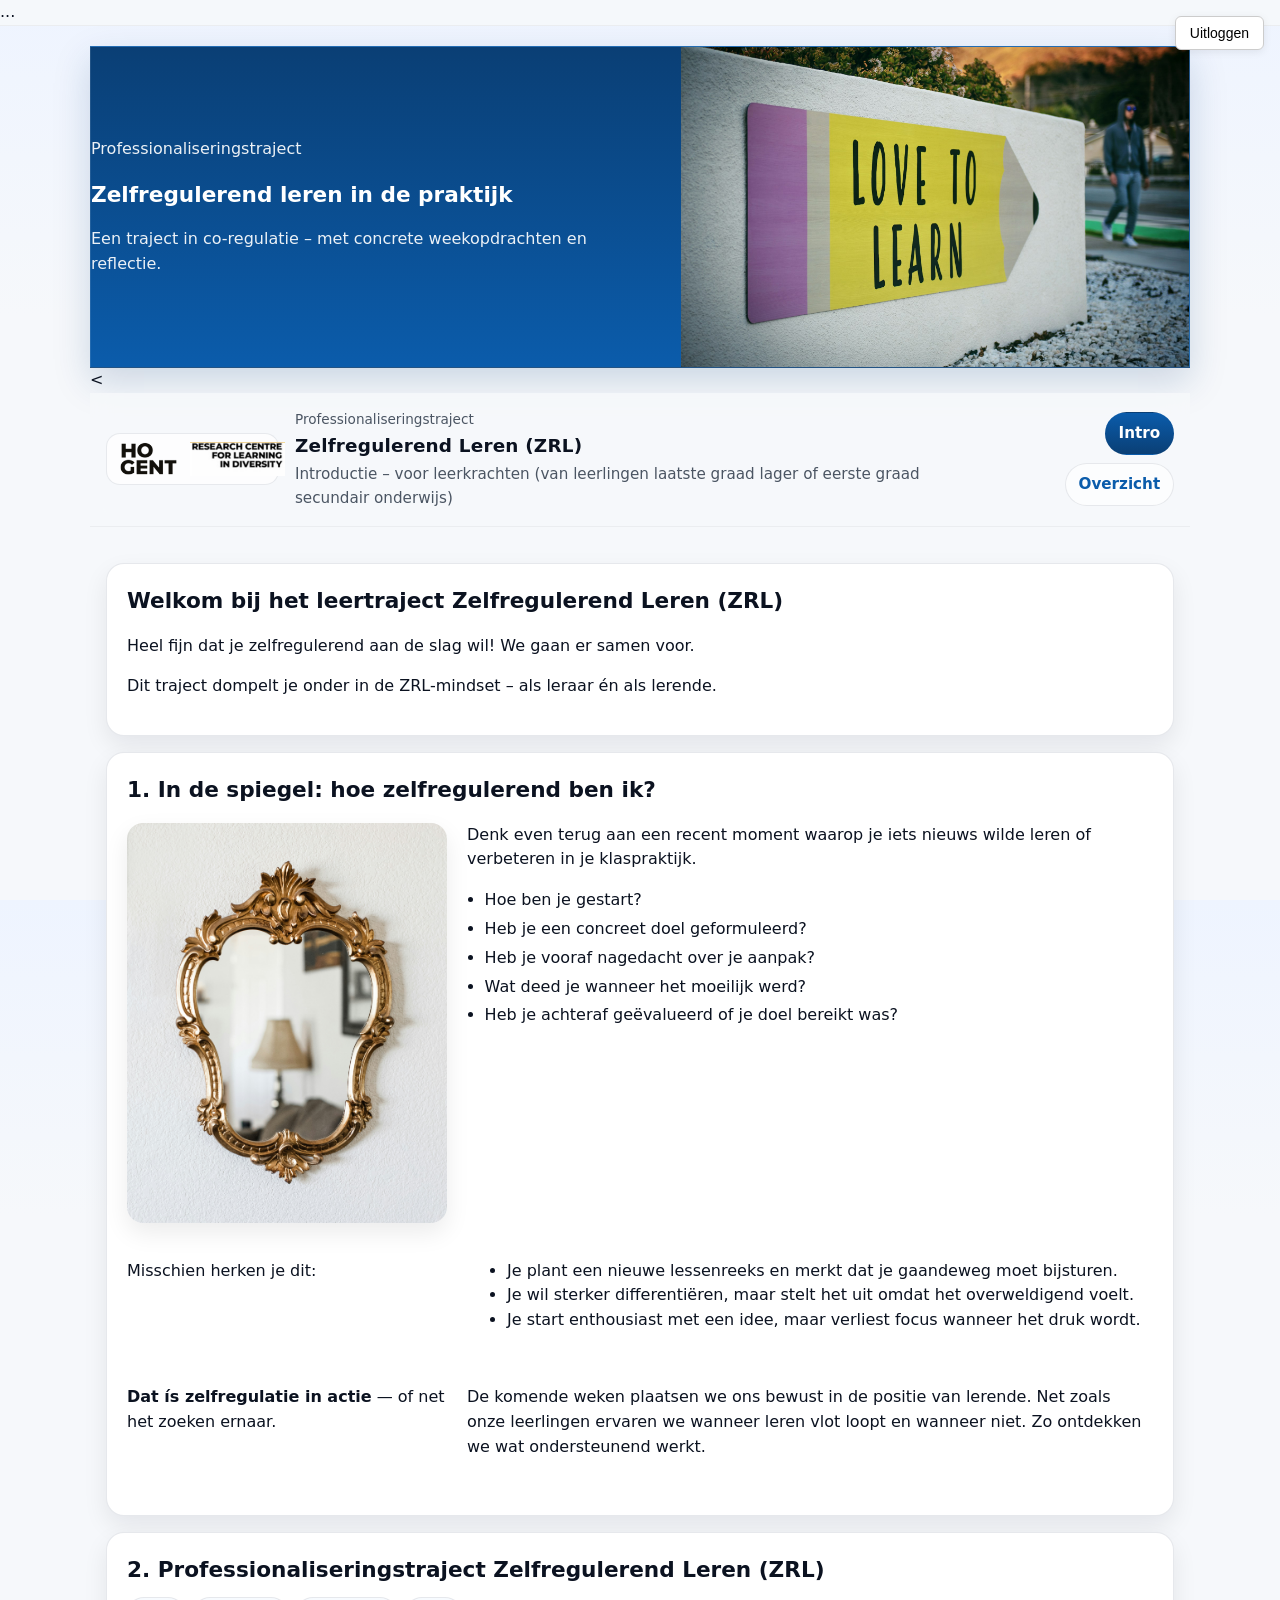
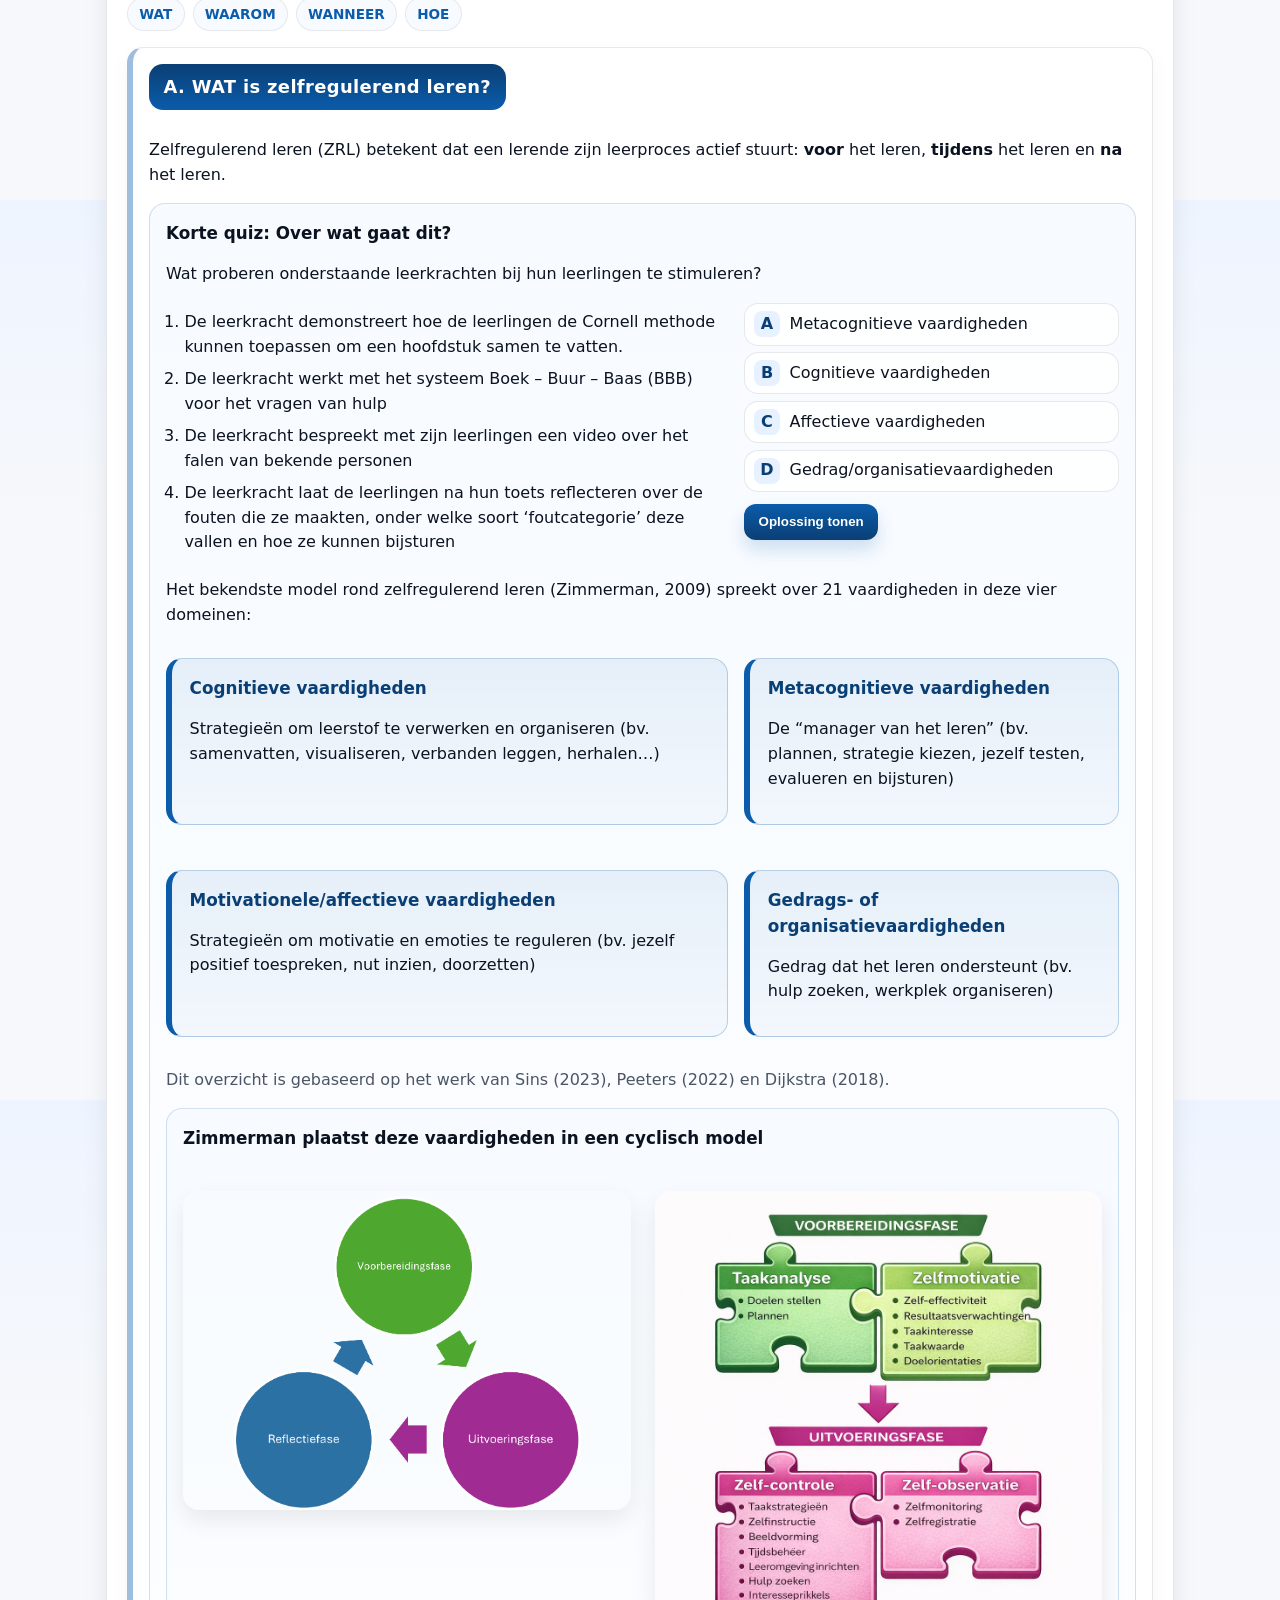
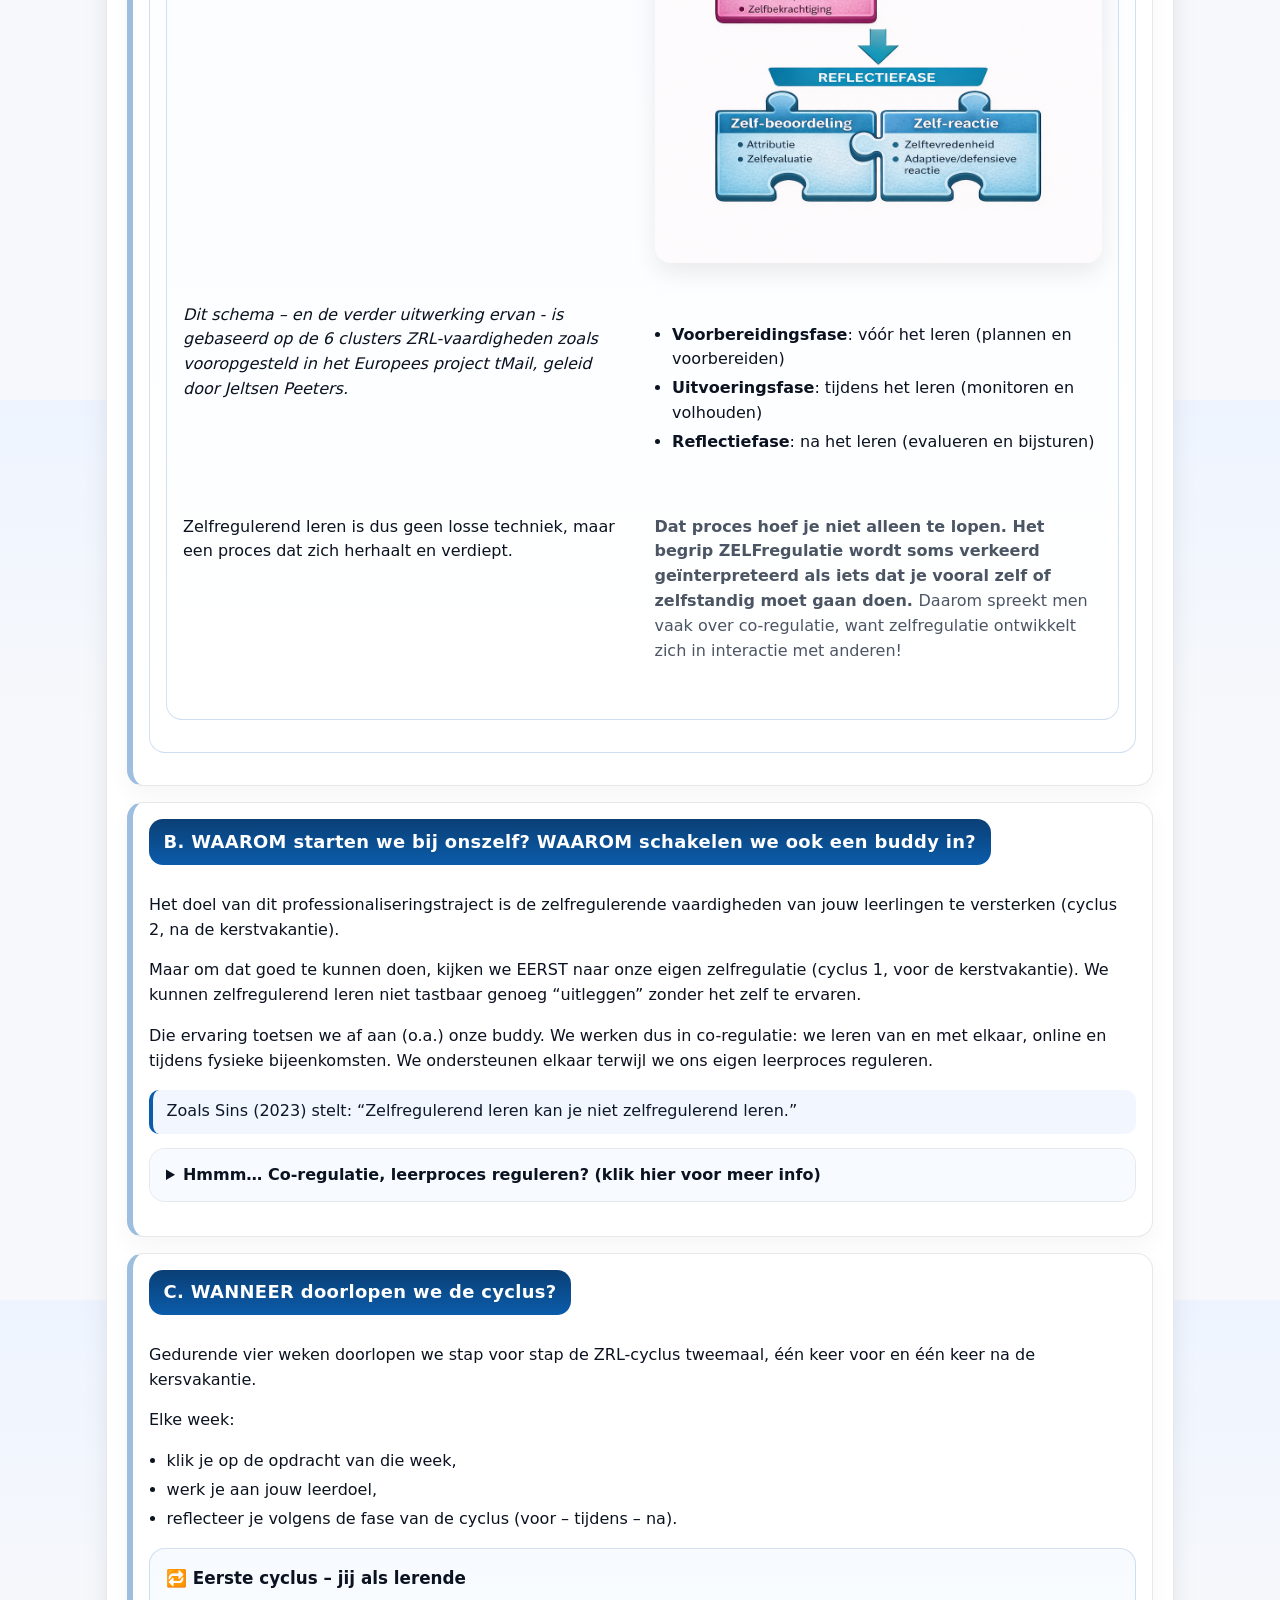
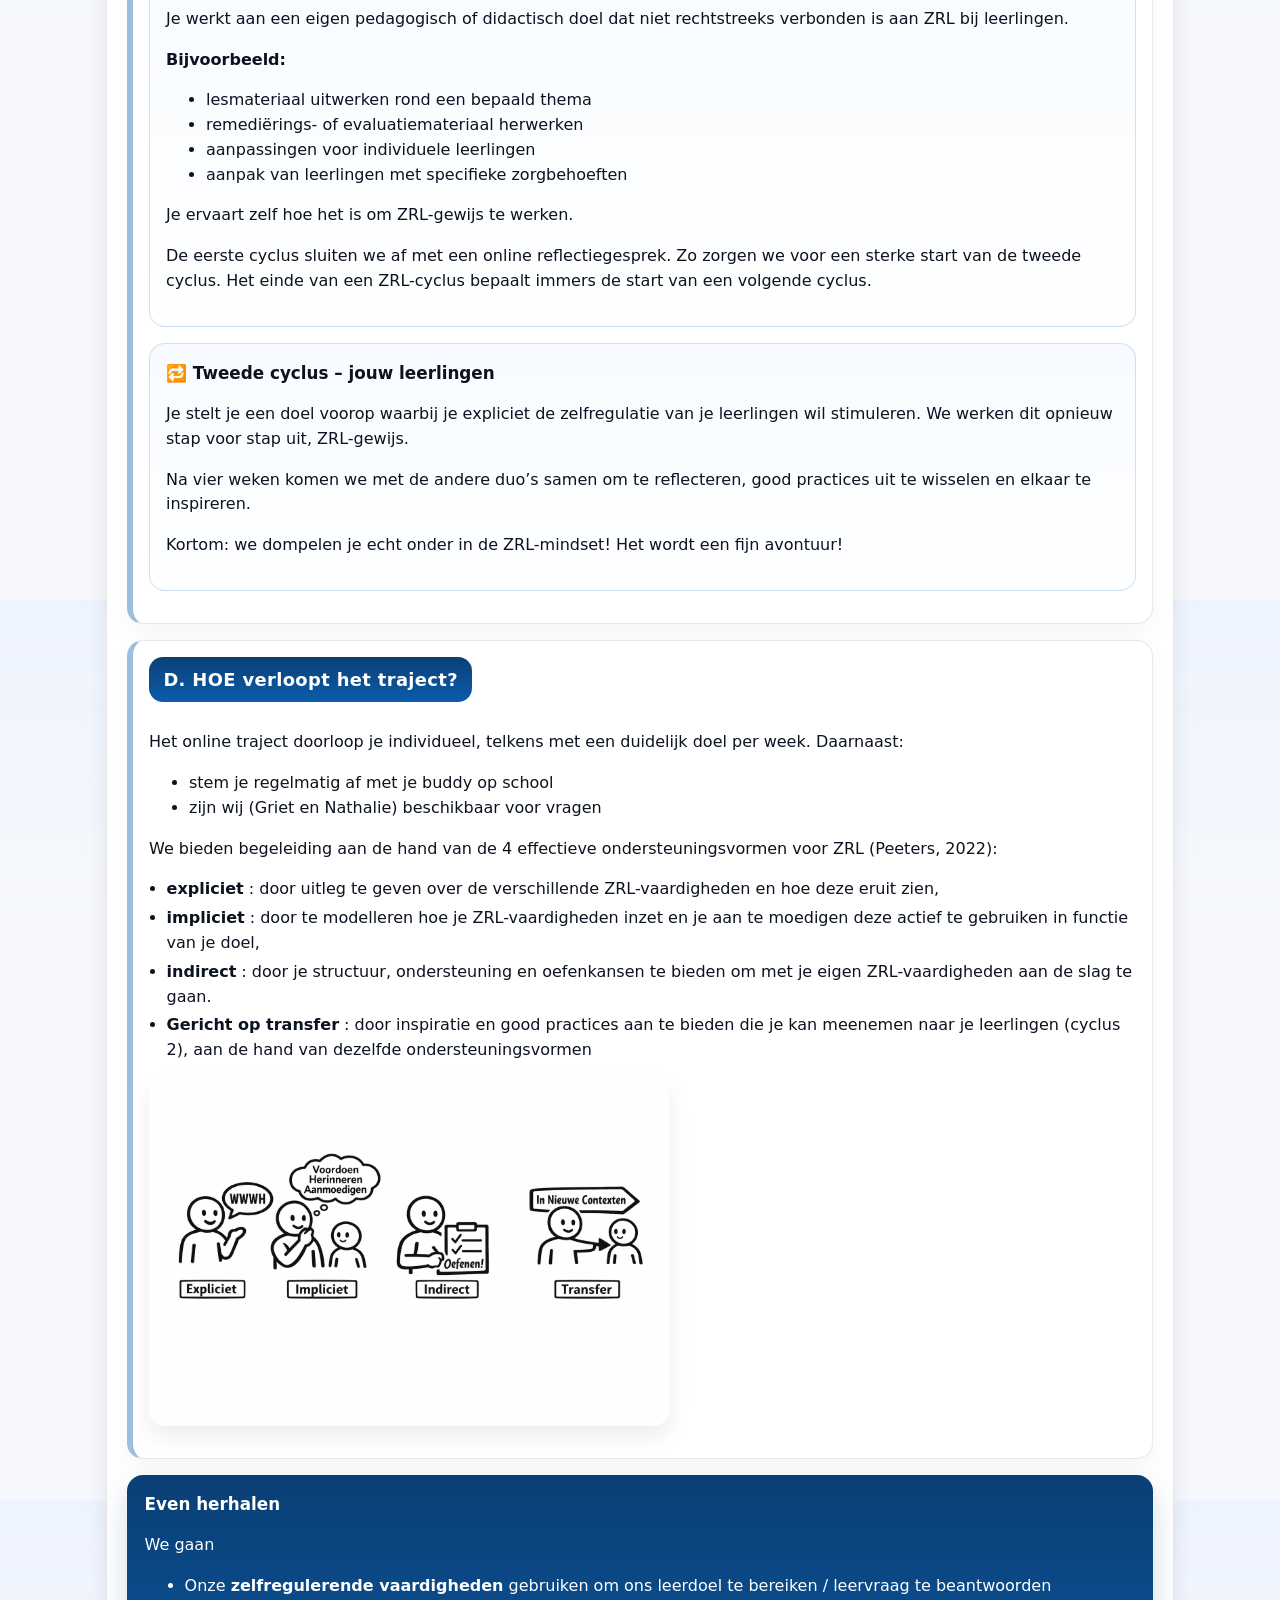
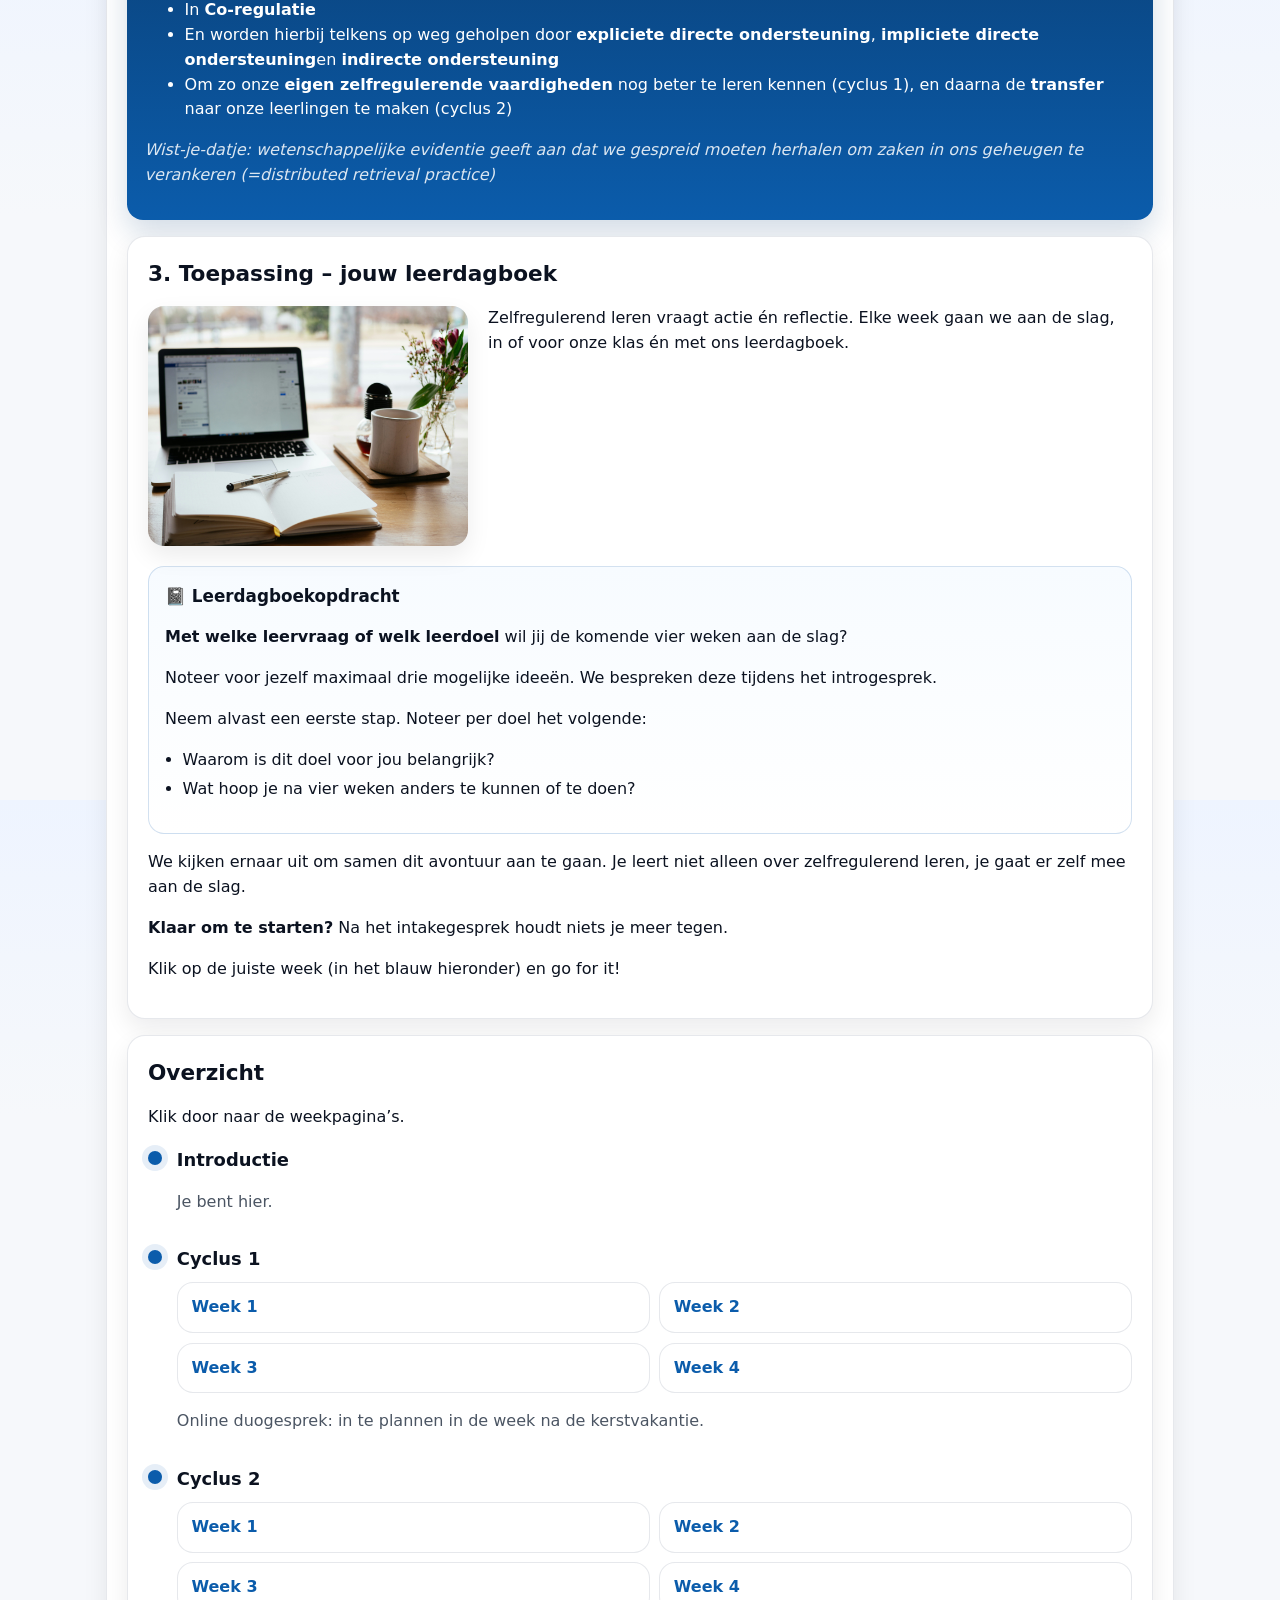
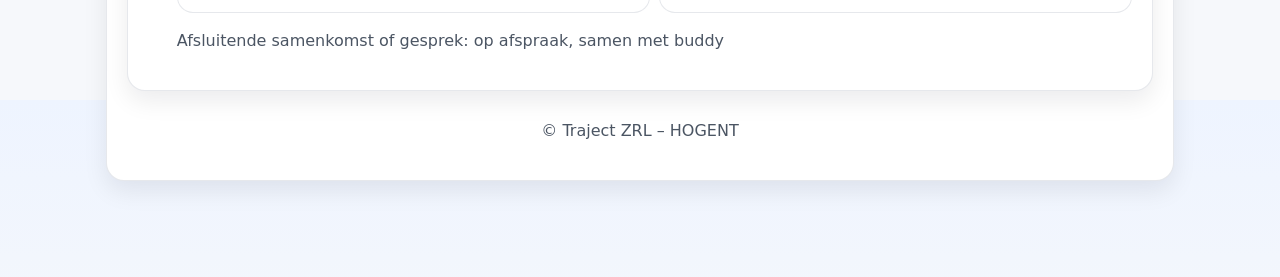
<file: index.html>
<!doctype html>
<html lang="nl">
<head>
  <meta charset="utf-8" />
  <meta name="viewport" content="width=device-width,initial-scale=1" />
  <title>ZRL – Professionaliseringstraject (Introductie)</title>
  <meta name="description" content="Introductie leertraject Zelfregulerend Leren (ZRL) – HOGENT" />
  <meta name="robots" content="noindex, nofollow" />
  <link rel="stylesheet" href="assets/css/styles.css" />
</head>
<body>
  <button id="logoutButton" class="logout-button">
  Uitloggen
</button>
  <a class="skip-link" href="#content">Spring naar inhoud</a>

  <header class="site-header">
    ...
  </header>

  <main id="content" class="container">

    <!-- ✅ Hero hoort hier -->
    <section class="hero-split">
      <div class="hero-text">
        <p class="hero-kicker">Professionaliseringstraject</p>
        <h2>Zelfregulerend leren in de praktijk</h2>
        <p>Een traject in co-regulatie – met concrete weekopdrachten en reflectie.</p>
      </div>
      <div class="hero-image">
        <img src="online-leertraject.jpg" alt="Online leertraject">
      </div>
    </section>

    <
<!doctype html>
<html lang="nl">
<head>
  <meta charset="utf-8" />
  <meta name="viewport" content="width=device-width,initial-scale=1" />
  <title>ZRL – Professionaliseringstraject (Introductie)</title>
  <meta name="description" content="Introductie leertraject Zelfregulerend Leren (ZRL) – HOGENT" />
  <link rel="stylesheet" href="assets/css/styles.css" />
</head>
<body>
  <a class="skip-link" href="#content">Spring naar inhoud</a>

  <header class="site-header">
    <div class="container header-inner">
      <div class="brand">
        <div class="brand-logos">
       <img class="logo" src="HOGENT-LOGO.png" alt="HOGENT logo">
<img class="logo" src="LDIV-logo.png" alt="Research Centre for Learning in Diversity logo">
        </div>
        <div class="brand-text">
          <p class="kicker">Professionaliseringstraject</p>
          <h1>Zelfregulerend Leren (ZRL)</h1>
          <p class="subtitle">Introductie – voor leerkrachten (van leerlingen laatste graad lager of eerste graad secundair onderwijs)</p>
        </div>
      </div>

      <nav class="topnav" aria-label="Hoofdnavigatie">
        <a class="navlink active" href="index.html">Intro</a>
        <a class="navlink" href="#overzicht">Overzicht</a>
      </nav>
    </div>
  </header>

  <main id="content" class="container">
    <section class="card">
      <h2>Welkom bij het leertraject Zelfregulerend Leren (ZRL)</h2>
      <p>Heel fijn dat je zelfregulerend aan de slag wil! We gaan er samen voor.</p>
      <p>Dit traject dompelt je onder in de ZRL-mindset – als leraar én als lerende.</p>
    </section>

    <section class="card">
      <h2>1. In de spiegel: hoe zelfregulerend ben ik?</h2>
      <div class="image-inline">
  <img src="Spiegel.jpg" alt="Spiegel" class="image-inline__img">
  <div class="image-inline__text">
<p>Denk even terug aan een recent moment waarop je iets nieuws wilde leren of verbeteren in je klaspraktijk.</p>
      <ul class="checklist">
        <li>Hoe ben je gestart?</li>
        <li>Heb je een concreet doel geformuleerd?</li>
        <li>Heb je vooraf nagedacht over je aanpak?</li>
        <li>Wat deed je wanneer het moeilijk werd?</li>
        <li>Heb je achteraf geëvalueerd of je doel bereikt was?</li>
      </ul>
 </div>
      <p>Misschien herken je dit:</p>
      <ul>
        <li>Je plant een nieuwe lessenreeks en merkt dat je gaandeweg moet bijsturen.</li>
        <li>Je wil sterker differentiëren, maar stelt het uit omdat het overweldigend voelt.</li>
        <li>Je start enthousiast met een idee, maar verliest focus wanneer het druk wordt.</li>
      </ul>

      <p><strong>Dat ís zelfregulatie in actie</strong> — of net het zoeken ernaar.</p>
      <p>De komende weken plaatsen we ons bewust in de positie van lerende. Net zoals onze leerlingen ervaren we wanneer leren vlot loopt en wanneer niet. Zo ontdekken we wat ondersteunend werkt.</p>
    </section>

    <section class="card">
      <h2>2. Professionaliseringstraject Zelfregulerend Leren (ZRL)</h2>
      <div class="pillrow" aria-label="Inhoudsankers">
        <a class="pill" href="#wat">WAT</a>
        <a class="pill" href="#waarom">WAAROM</a>
        <a class="pill" href="#wanneer">WANNEER</a>
        <a class="pill" href="#hoe">HOE</a>
      </div>

      <section class="w-section" id="wat">
  <h3 class="w-title">A. WAT is zelfregulerend leren?</h3>
      <p>Zelfregulerend leren (ZRL) betekent dat een lerende zijn leerproces actief stuurt: <strong>voor</strong> het leren, <strong>tijdens</strong> het leren en <strong>na</strong> het leren.</p>

      <div class="callout">
        <h4>Korte quiz: Over wat gaat dit?</h4>
        <p>Wat proberen onderstaande leerkrachten bij hun leerlingen te stimuleren? </p>

        <div class="grid-2">
          <div>
            <ol class="examples">
              <li>De leerkracht demonstreert hoe de leerlingen de Cornell methode kunnen toepassen om een hoofdstuk samen te vatten.</li>
              <li>De leerkracht werkt met het systeem Boek – Buur – Baas (BBB) voor het vragen van hulp</li>
              <li>De leerkracht bespreekt met zijn leerlingen een video over het falen van bekende personen</li>
              <li>De leerkracht laat de leerlingen na hun toets reflecteren over de fouten die ze maakten, onder welke soort ‘foutcategorie’ deze vallen en hoe ze kunnen bijsturen</li>
            </ol>
          </div>

          <div>
            <ul class="terms">
              <li><span class="badge">A</span> Metacognitieve vaardigheden</li>
              <li><span class="badge">B</span> Cognitieve vaardigheden</li>
              <li><span class="badge">C</span> Affectieve vaardigheden</li>
              <li><span class="badge">D</span> Gedrag/organisatievaardigheden</li>
            </ul>

            <div class="quiz-actions">
              <button class="btn" id="showSolutionBtn" type="button" aria-expanded="false" aria-controls="solution">
                Oplossing tonen
              </button>
              <button class="btn btn-ghost" id="hideSolutionBtn" type="button" hidden aria-controls="solution">
                Oplossing verbergen
              </button>
            </div>

            <div id="solution" class="solution" hidden>
              <h5>Antwoorden</h5>
              <ul>
                <li><strong>1B</strong>: De Cornell methode is een manier om leerstof te verwerken. Zo trainen de leerlingen cognitieve vaardigheden.</li>
                <li><strong>2D</strong>: De BBB methode stimuleert hulpzoekend gedrag bij leerlingen. Ook dit is zelfregulatie: wat doe ik als ik het even niet meer weet?</li>
                <li><strong>3C</strong>: De leerkracht zet in op de affectieve kant van het leren, en de bewustwording dat falen bij het leren hoort.</li>
                <li><strong>4B</strong>: Reflecteren is een metacognitieve vaardigheid. De leerlingen zoeken uit welke soort fouten ze maken en hoe ze kunnen bijsturen.</li>
              </ul>

          </div>
        </div>
      </div>

      <p>Het bekendste model rond zelfregulerend leren (Zimmerman, 2009) spreekt over 21 vaardigheden in deze vier domeinen:</p>

      <div class="grid-2">
        <div class="mini-card">
          <h4>Cognitieve vaardigheden</h4>
          <p>Strategieën om leerstof te verwerken en organiseren (bv. samenvatten, visualiseren, verbanden leggen, herhalen…)</p>
        </div>
        <div class="mini-card">
          <h4>Metacognitieve vaardigheden</h4>
          <p>De “manager van het leren” (bv. plannen, strategie kiezen, jezelf testen, evalueren en bijsturen)</p>
        </div>
        <div class="mini-card">
          <h4>Motivationele/affectieve vaardigheden</h4>
          <p>Strategieën om motivatie en emoties te reguleren (bv. jezelf positief toespreken, nut inzien, doorzetten)</p>
        </div>
        <div class="mini-card">
          <h4>Gedrags- of organisatievaardigheden</h4>
          <p>Gedrag dat het leren ondersteunt (bv. hulp zoeken, werkplek organiseren)</p>
        </div>
      </div>

      <p class="note">Dit overzicht is gebaseerd op het werk van Sins (2023), Peeters (2022) en Dijkstra (2018).</p>

 <div class="callout">
  <h4>Zimmerman plaatst deze vaardigheden in een cyclisch model</h4>

  <div class="image-row">
    <img src="ZRL-cyclus2.png"
       alt="ZRL-cyclus 2 volgens Zimmerman"
       class="content-image">
   <img src="Stroomschema.png" 
     alt="Stroomschema" 
     class="content-image">
<em> Dit schema – en de verder uitwerking ervan - is gebaseerd op de 6 clusters ZRL-vaardigheden zoals vooropgesteld in het Europees project tMail, geleid door Jeltsen Peeters. </em>
    <ul class="checklist">
    <li><strong>Voorbereidingsfase</strong>: vóór het leren (plannen en voorbereiden)</li>
    <li><strong>Uitvoeringsfase</strong>: tijdens het leren (monitoren en volhouden)</li>
    <li><strong>Reflectiefase</strong>: na het leren (evalueren en bijsturen)</li>
  </ul>

  <p>Zelfregulerend leren is dus geen losse techniek, maar een proces dat zich herhaalt en verdiept.</p>
     <p class="note"><strong> Dat proces hoef je niet alleen te lopen. Het begrip ZELFregulatie wordt soms verkeerd geïnterpreteerd als iets dat je vooral zelf of zelfstandig moet gaan doen. </strong> Daarom spreekt men vaak over co-regulatie, want zelfregulatie ontwikkelt zich in interactie met anderen!</p>
            </div>
</div>
 </section>

      <section class="w-section" id="waarom">
  <h3 class="w-title"> B. WAAROM starten we bij onszelf? WAAROM schakelen we ook een buddy in?</h3>
      <p>Het doel van dit professionaliseringstraject is de zelfregulerende vaardigheden van jouw leerlingen te versterken (cyclus 2, na de kerstvakantie).</p>
      <p>Maar om dat goed te kunnen doen, kijken we EERST naar onze eigen zelfregulatie (cyclus 1, voor de kerstvakantie). We kunnen zelfregulerend leren niet tastbaar genoeg “uitleggen” zonder het zelf te ervaren.</p>
      <p>Die ervaring toetsen we af aan (o.a.) onze buddy. We werken dus in co-regulatie: we leren van en met elkaar, online en tijdens fysieke bijeenkomsten. We ondersteunen elkaar terwijl we ons eigen leerproces reguleren.</p>
 <p class="quote">Zoals Sins (2023) stelt: “Zelfregulerend leren kan je niet zelfregulerend leren.”</p>
     
      <details class="details">
        <summary>Hmmm… Co-regulatie, leerproces reguleren? (klik hier voor meer info)</summary>
        <div class="details-body">
          <p><strong>Zelfregulerend leren</strong> gaat over je leerproces sturen door het gebruiken van (meta)cognitieve en motivationale/affectieve strategieën om je leerdoelen te bereiken. <span class="note">(vereenvoudiging definities Pintrich, 2000 &amp; Sins, 2023)</span></p>
          <p><strong>Co-regulatie</strong> wil zeggen dat leerlingen, leerkrachten en medeleerlingen continu elkaars leerproces reguleren. Je leert nooit los van de omgeving maar van en met elkaar <span class="note">(Last, 2025)</span></p>
        </div>
      </details>
 </section>
      <section class="w-section" id="wanneer">
  <h3 class="w-title">C. WANNEER doorlopen we de cyclus?</h3>
      <p>Gedurende vier weken doorlopen we stap voor stap de ZRL-cyclus tweemaal, één keer voor en één keer na de kersvakantie.</p>
      <p>Elke week:</p>
      <ul class="checklist">
        <li>klik je op de opdracht van die week,</li>
        <li>werk je aan jouw leerdoel,</li>
        <li>reflecteer je volgens de fase van de cyclus (voor – tijdens – na).</li>
      </ul>

      <div class="callout">
        <h4>🔁 Eerste cyclus – jij als lerende</h4>
        <p>Je werkt aan een eigen pedagogisch of didactisch doel dat niet rechtstreeks verbonden is aan ZRL bij leerlingen.</p>
        <p><strong>Bijvoorbeeld:</strong></p>
        <ul>
          <li>lesmateriaal uitwerken rond een bepaald thema</li>
          <li>remediërings- of evaluatiemateriaal herwerken</li>
          <li>aanpassingen voor individuele leerlingen</li>
          <li>aanpak van leerlingen met specifieke zorgbehoeften</li>
        </ul>
        <p>Je ervaart zelf hoe het is om ZRL-gewijs te werken.</p>
        <p>De eerste cyclus sluiten we af met een online reflectiegesprek. Zo zorgen we voor een sterke start van de tweede cyclus. Het einde van een ZRL-cyclus bepaalt immers de start van een volgende cyclus.</p>
      </div>

      <div class="callout">
        <h4>🔁 Tweede cyclus – jouw leerlingen</h4>
        <p>Je stelt je een doel voorop waarbij je expliciet de zelfregulatie van je leerlingen wil stimuleren. We werken dit opnieuw stap voor stap uit, ZRL-gewijs.</p>
        <p>Na vier weken komen we met de andere duo’s samen om te reflecteren, good practices uit te wisselen en elkaar te inspireren.</p>
        <p>Kortom: we dompelen je echt onder in de ZRL-mindset! Het wordt een fijn avontuur!</p>
      </div>
 </section>
      <section class="w-section" id="hoe">
  <h3 class="w-title"> D. HOE verloopt het traject? </h3>
      <p>Het online traject doorloop je individueel, telkens met een duidelijk doel per week. Daarnaast:</p>
      <ul>
        <li>stem je regelmatig af met je buddy op school</li>
        <li>zijn wij (Griet en Nathalie) beschikbaar voor vragen</li>
      </ul>

      <p>We bieden begeleiding aan de hand van de 4 effectieve ondersteuningsvormen voor ZRL (Peeters, 2022):</p>
      <ul class="checklist">
        <li><strong>expliciet</strong> : door uitleg te geven over de verschillende ZRL-vaardigheden en hoe deze eruit zien,</li>
        <li><strong>impliciet</strong> : door te modelleren hoe je ZRL-vaardigheden inzet en je aan te moedigen deze actief te gebruiken in functie van je doel,</li>
        <li><strong>indirect</strong> : door je structuur, ondersteuning en oefenkansen te bieden om met je eigen ZRL-vaardigheden aan de slag te gaan.</li>
        <li><strong>Gericht op transfer</strong> : door inspiratie en good practices aan te bieden die je kan meenemen naar je leerlingen (cyclus 2), aan de hand van dezelfde ondersteuningsvormen</li>
      </ul>
 <img src="Ondersteuningsvormen.png" 
     alt="Ondersteuningsvormen" 
     class="content-image">
 </section>
   <div class="mini-card mini-card--accent">
        <h4>Even herhalen</h4>
        <p>We gaan</p>
        <ul>
          <li>Onze <strong>zelfregulerende vaardigheden</strong> gebruiken om ons leerdoel te bereiken / leervraag te beantwoorden </li>
          <li>In <strong>Co-regulatie</strong> </li>
          <li>En worden hierbij telkens op weg geholpen door <strong>expliciete directe ondersteuning</strong>, <strong>impliciete directe ondersteuning</strong>en <strong>indirecte ondersteuning</strong></li>
          <li>Om zo onze <strong>eigen zelfregulerende vaardigheden</strong> nog beter te leren kennen (cyclus 1), en daarna de <strong>transfer</strong> naar onze leerlingen te maken (cyclus 2)</li>
        </ul>
        <p class="note"> <i>Wist-je-datje: wetenschappelijke evidentie geeft aan dat we gespreid moeten herhalen om zaken in ons geheugen te verankeren (=distributed retrieval practice)</i></p>
        </div>
   

    <section class="card">
      <h2>3. Toepassing – jouw leerdagboek</h2>
<div class="image-inline">
  <img src="online-leerdagboek.jpg" alt="Online leerdagboek" class="image-inline__img">
  <div class="image-inline__text">
    <p>Zelfregulerend leren vraagt actie én reflectie. Elke week gaan we aan de slag, in of voor onze klas én met ons leerdagboek.</p>
  </div>
</div>

      <div class="callout">
        <h4>📓 Leerdagboekopdracht</h4>
        <p><strong>Met welke leervraag of welk leerdoel</strong> wil jij de komende vier weken aan de slag?</p>
        <p>Noteer voor jezelf maximaal drie mogelijke ideeën. We bespreken deze tijdens het introgesprek.</p>
        <p>Neem alvast een eerste stap. Noteer per doel het volgende:</p>
        <ul class="checklist">
          <li>Waarom is dit doel voor jou belangrijk?</li>
          <li>Wat hoop je na vier weken anders te kunnen of te doen?</li>
        </ul>
      </div>

      <p>We kijken ernaar uit om samen dit avontuur aan te gaan. Je leert niet alleen over zelfregulerend leren, je gaat er zelf mee aan de slag.</p>
      <p><strong>Klaar om te starten?</strong> Na het intakegesprek houdt niets je meer tegen.</p>
      <p>Klik op de juiste week (in het blauw hieronder) en go for it!</p>
    </section>

    <section id="overzicht" class="card">
      <h2>Overzicht</h2>
      <p>Klik door naar de weekpagina’s. </p>

      <div class="timeline">
        <div class="timeline-item">
          <div class="timeline-dot"></div>
          <div class="timeline-content">
            <h3>Introductie </h3>
            <p class="note">Je bent hier.</p>
          </div>
        </div>

        <div class="timeline-item">
          <div class="timeline-dot"></div>
          <div class="timeline-content">
            <h3>Cyclus 1</h3>
            <div class="linkgrid">
              <a class="linkcard" href="weeks/week1.html">Week 1 </a>
              <a class="linkcard" href="weeks/week2.html">Week 2 </a>
              <a class="linkcard" href="weeks/week3.html">Week 3 </a>
              <a class="linkcard" href="weeks/week4.html">Week 4 </a>
            </div>
            <p class="note">Online duogesprek: in te plannen in de week na de kerstvakantie.</p>
          </div>
        </div>

        <div class="timeline-item">
          <div class="timeline-dot"></div>
          <div class="timeline-content">
            <h3>Cyclus 2</h3>
            <div class="linkgrid">
              <a class="linkcard" href="weeks/cyclus2-week1.html">Week 1 </a>
              <a class="linkcard" href="weeks/cyclus2-week2.html">Week 2 </a>
              <a class="linkcard" href="weeks/cyclus2-week3.html">Week 3 </a>
              <a class="linkcard" href="weeks/cyclus2-week4.html">Week 4 </a>
            </div>
            <p class="note"> Afsluitende samenkomst of gesprek: op afspraak, samen met buddy</p>
          </div>
        </div>
      </div>
    </section>

    <footer class="footer">
      <p class="note">© Traject ZRL – HOGENT </p>
    </footer>
  </main>

 <script src="assets/js/main.js"></script>

<script type="module">
  import { logout } from "https://esm.sh/@netlify/identity";

  const logoutButton = document.getElementById("logoutButton");

  logoutButton.addEventListener("click", async () => {
    try {
      await logout();
      window.location.href = "/";
    } catch (error) {
      console.error("Uitloggen mislukt:", error);
    }
  });
</script>

</body>
</html>
</file>
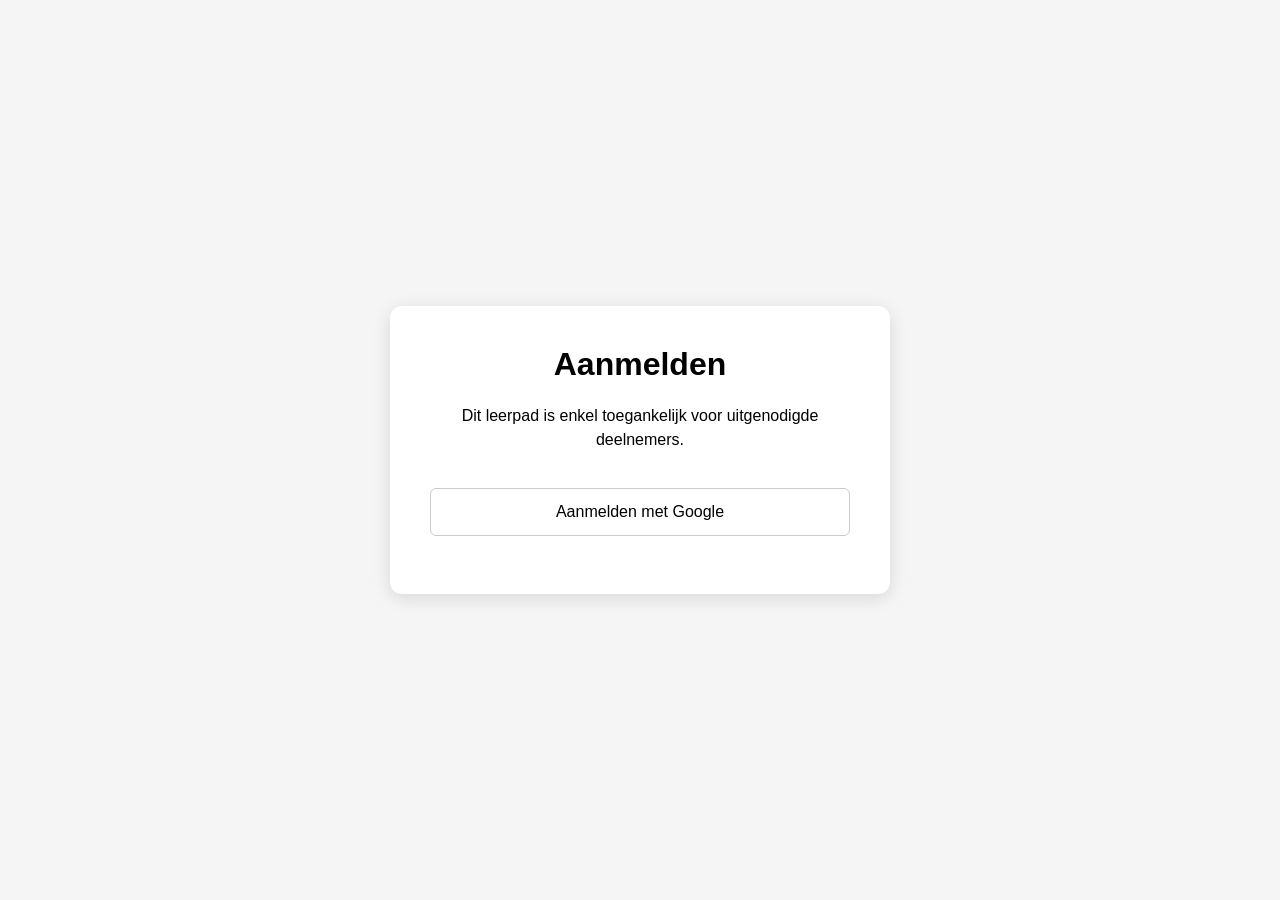
<file: login.html>
<!DOCTYPE html>
<html lang="nl">
<head>
  <meta charset="UTF-8">
  <meta name="viewport" content="width=device-width, initial-scale=1.0">

  <title>Aanmelden - Pilootdesign 2026</title>

  <style>
    body {
      font-family: Arial, sans-serif;
      background: #f5f5f5;
      display: flex;
      justify-content: center;
      align-items: center;
      min-height: 100vh;
      margin: 0;
    }

    .login-box {
      background: white;
      padding: 40px;
      border-radius: 12px;
      box-shadow: 0 4px 18px rgba(0,0,0,0.12);
      max-width: 420px;
      width: 90%;
      text-align: center;
    }

    h1 {
      margin-top: 0;
    }

    p {
      line-height: 1.5;
    }

    .google-button {
      width: 100%;
      padding: 14px;
      margin-top: 20px;
      border: 1px solid #ccc;
      border-radius: 6px;
      background: white;
      font-size: 16px;
      cursor: pointer;
    }

    .google-button:hover {
      background: #f5f5f5;
    }

    #message {
      margin-top: 18px;
      font-size: 14px;
    }
  </style>
</head>

<body>

<div class="login-box">

  <h1>Aanmelden</h1>

  <p id="intro">
    Dit leerpad is enkel toegankelijk voor uitgenodigde deelnemers.
  </p>

  <button id="googleLogin" class="google-button">
    Aanmelden met Google
  </button>

  <p id="message"></p>

</div>

<script type="module">

  import {
    oauthLogin,
    handleAuthCallback,
    getUser
  } from "https://esm.sh/@netlify/identity";


  const message =
    document.getElementById("message");

  const intro =
    document.getElementById("intro");

  const googleButton =
    document.getElementById("googleLogin");


  /*
   * Controleer eerst of iemand terugkomt
   * van Google of via een uitnodigingslink.
   */
  try {

    const result =
      await handleAuthCallback();


    /*
     * Terugkeer van Google:
     * gebruiker is aangemeld.
     */
    if (result?.user) {

      window.location.href = "/";

    }


    /*
     * De gebruiker heeft op de
     * uitnodigingslink geklikt.
     */
    if (result?.type === "invite") {

      intro.textContent =
        "Je bent uitgenodigd voor het leerpad. Meld je hieronder aan met het Google-account dat bij dit e-mailadres hoort.";

    }

  } catch (error) {

    console.error(error);

  }


  /*
   * Controleer of er al een geldige
   * Google/Netlify-sessie bestaat.
   */
  try {

    const user =
      await getUser();

    if (user) {

      window.location.href = "/";

    }

  } catch (error) {

    console.error(error);

  }


  /*
   * Aanmelden via Google
   */
  googleButton.addEventListener(
    "click",
    () => {

      message.textContent =
        "Je wordt doorgestuurd naar Google...";

      oauthLogin("google");

    }
  );

</script>

</body>
</html>
</file>
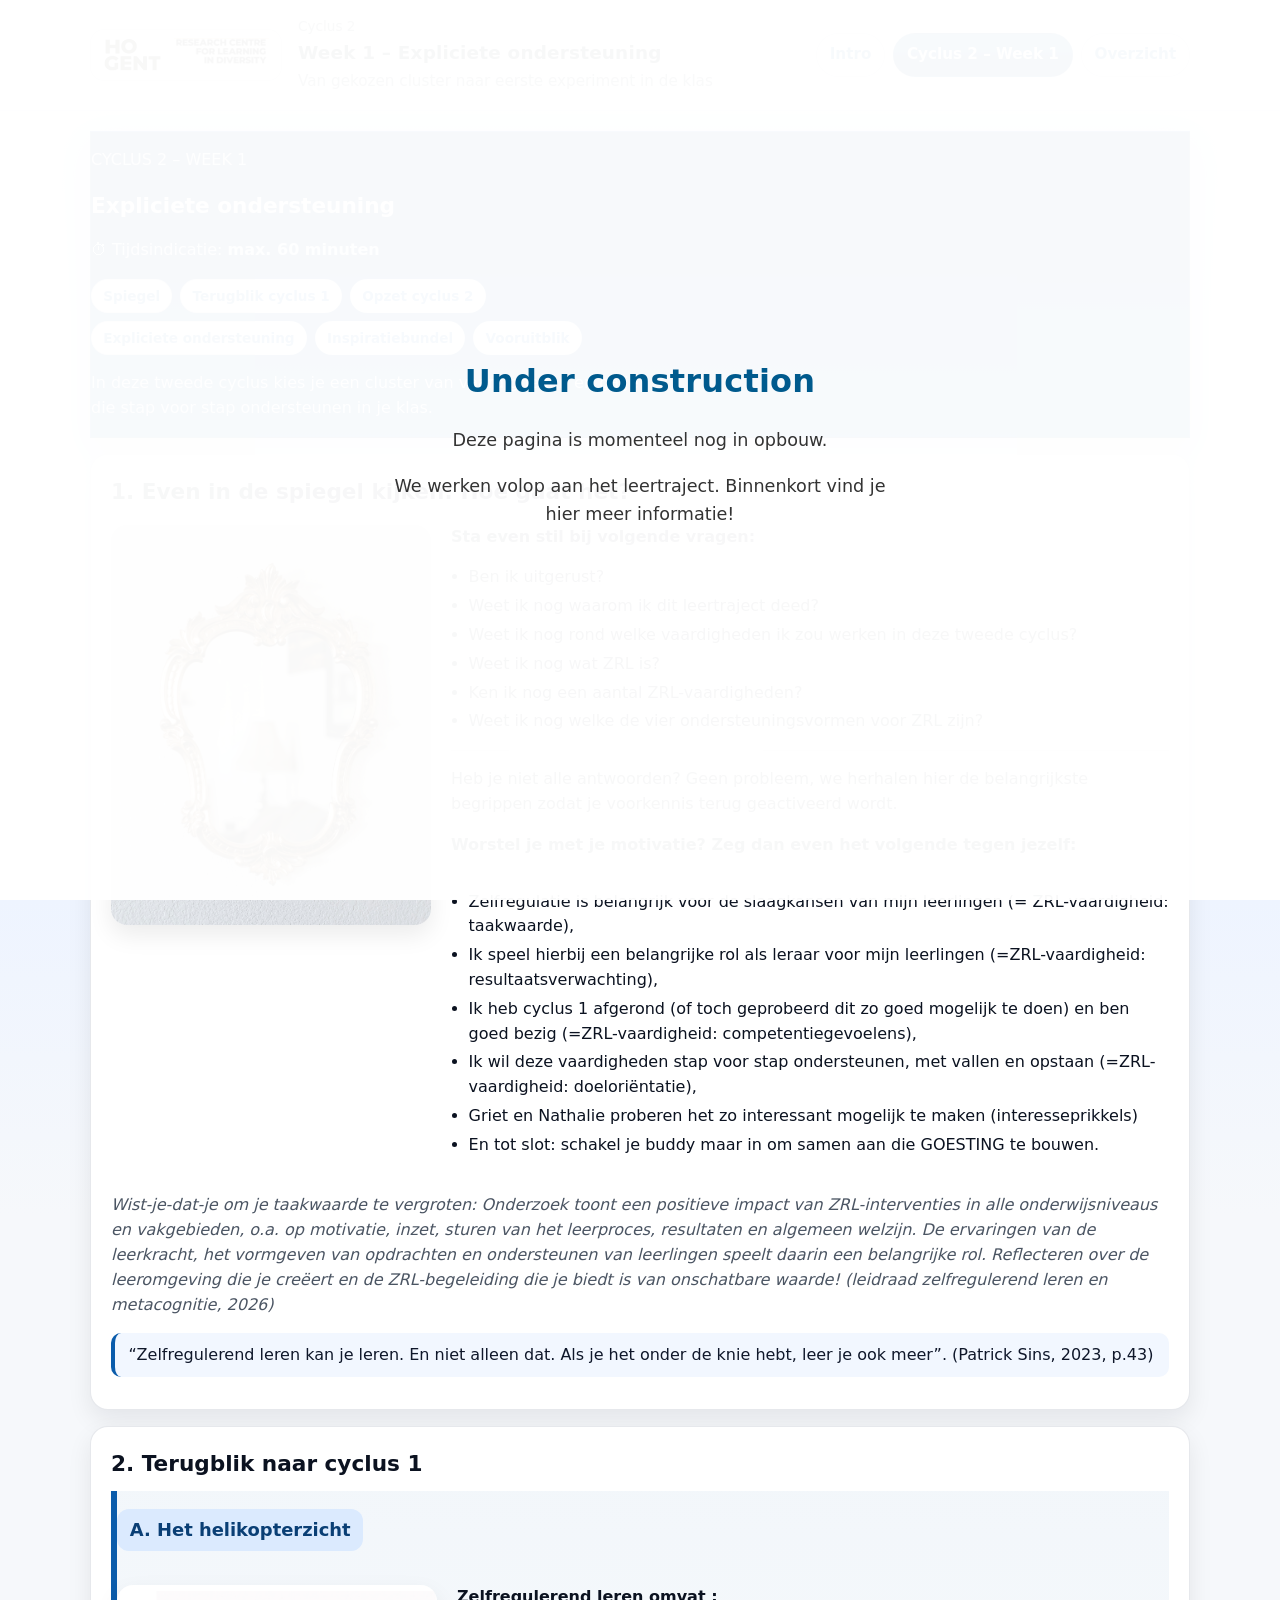
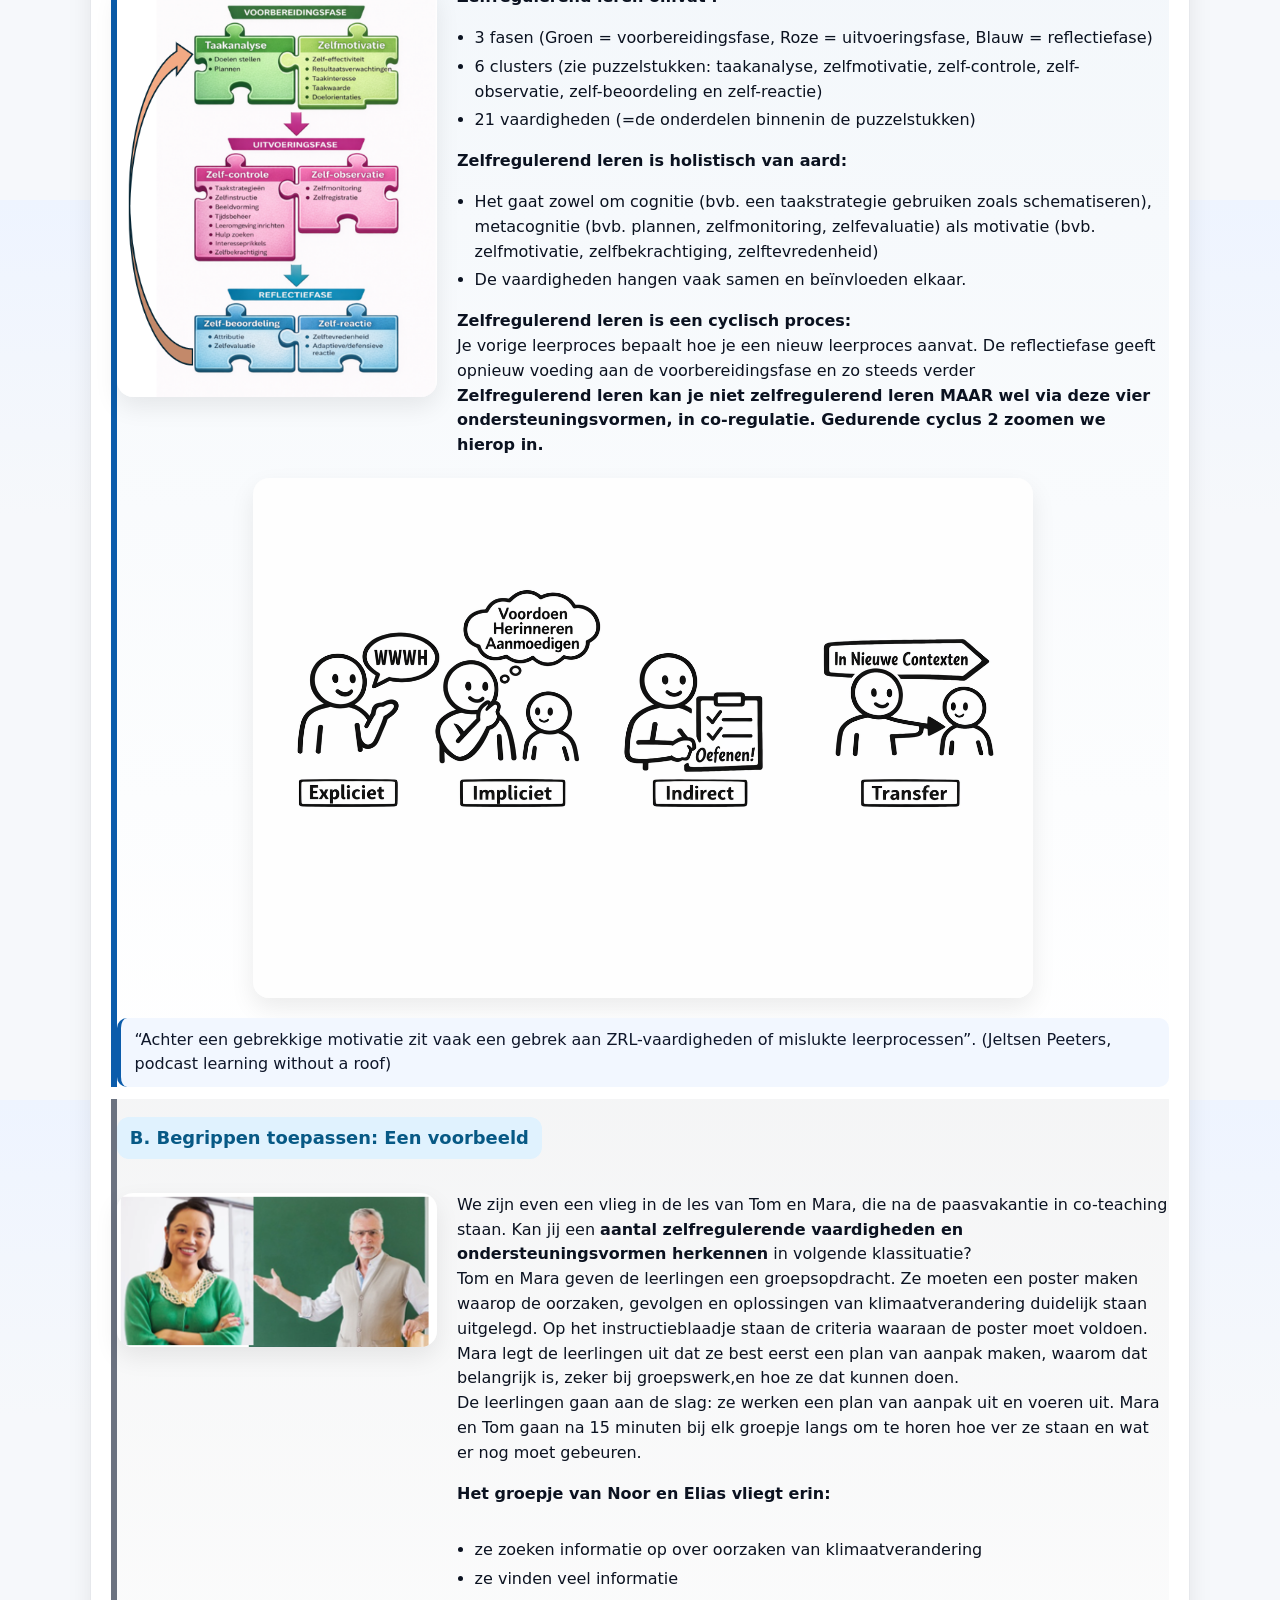
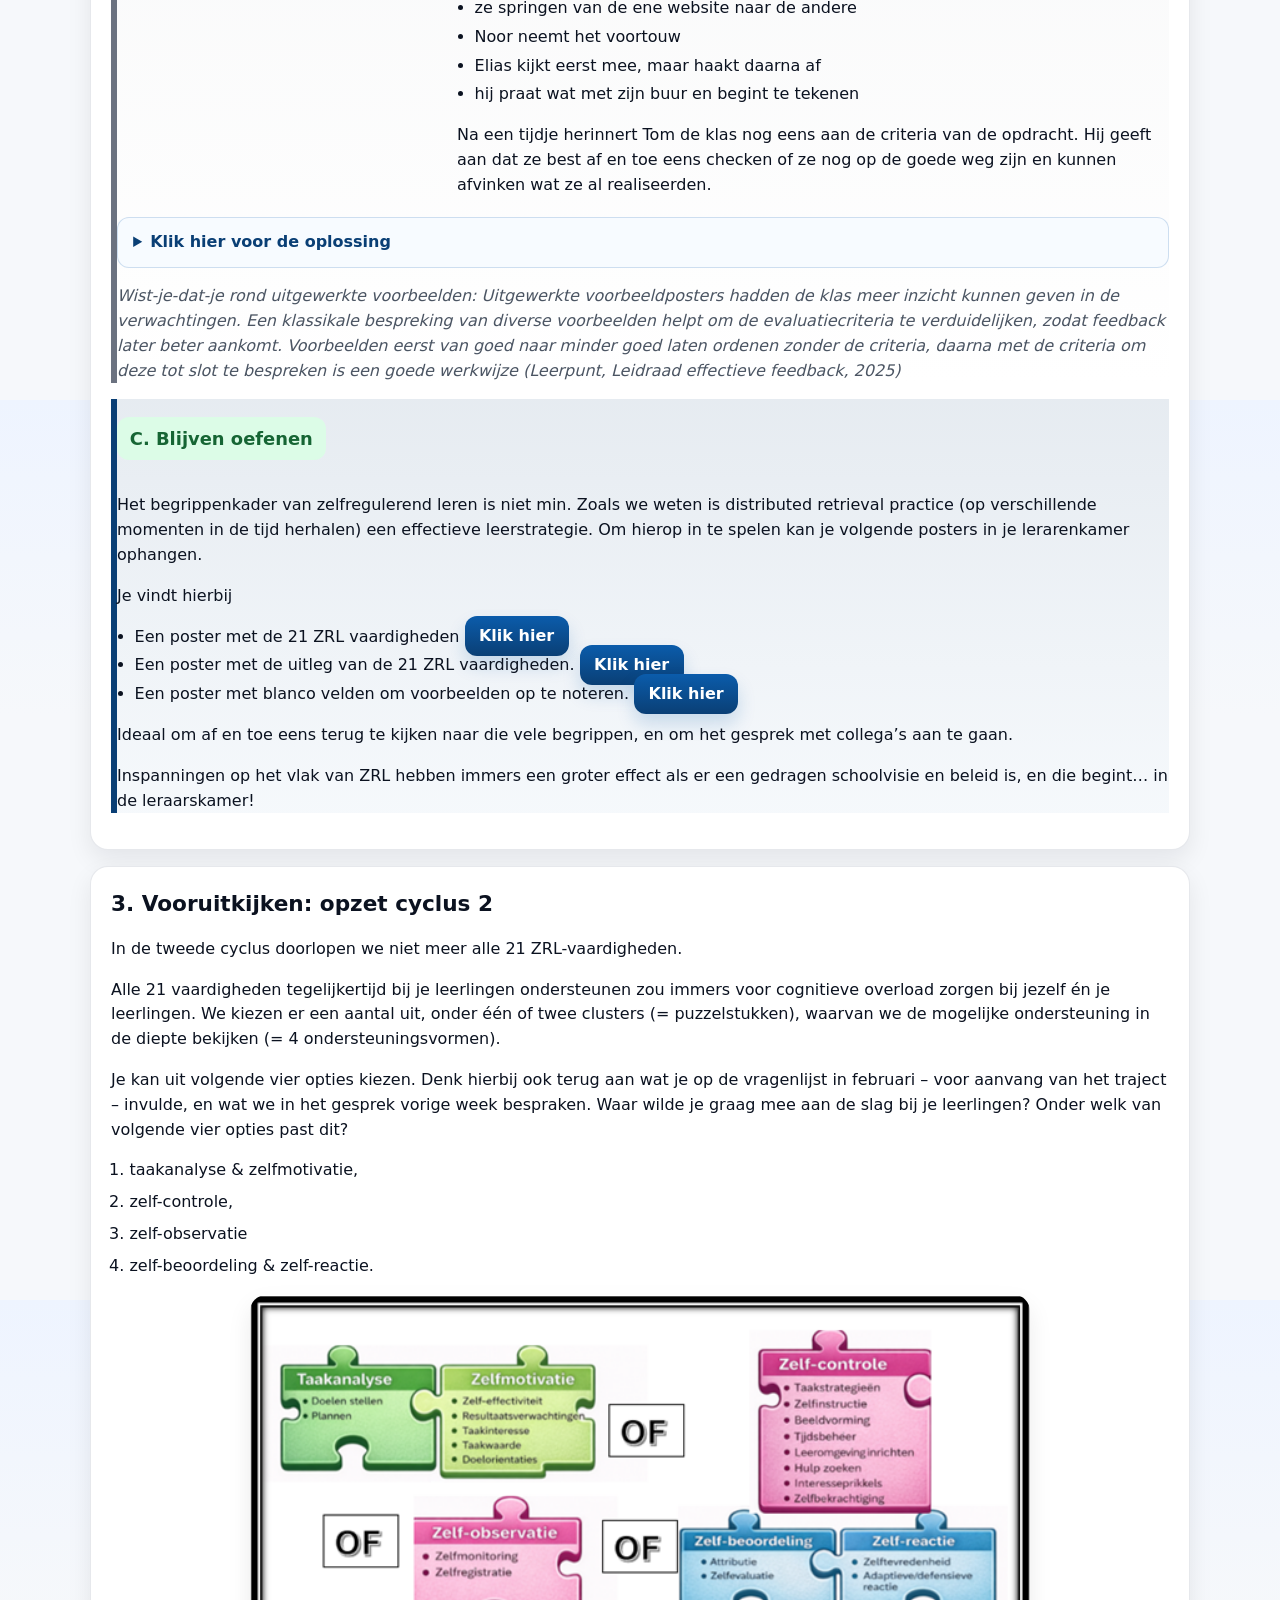
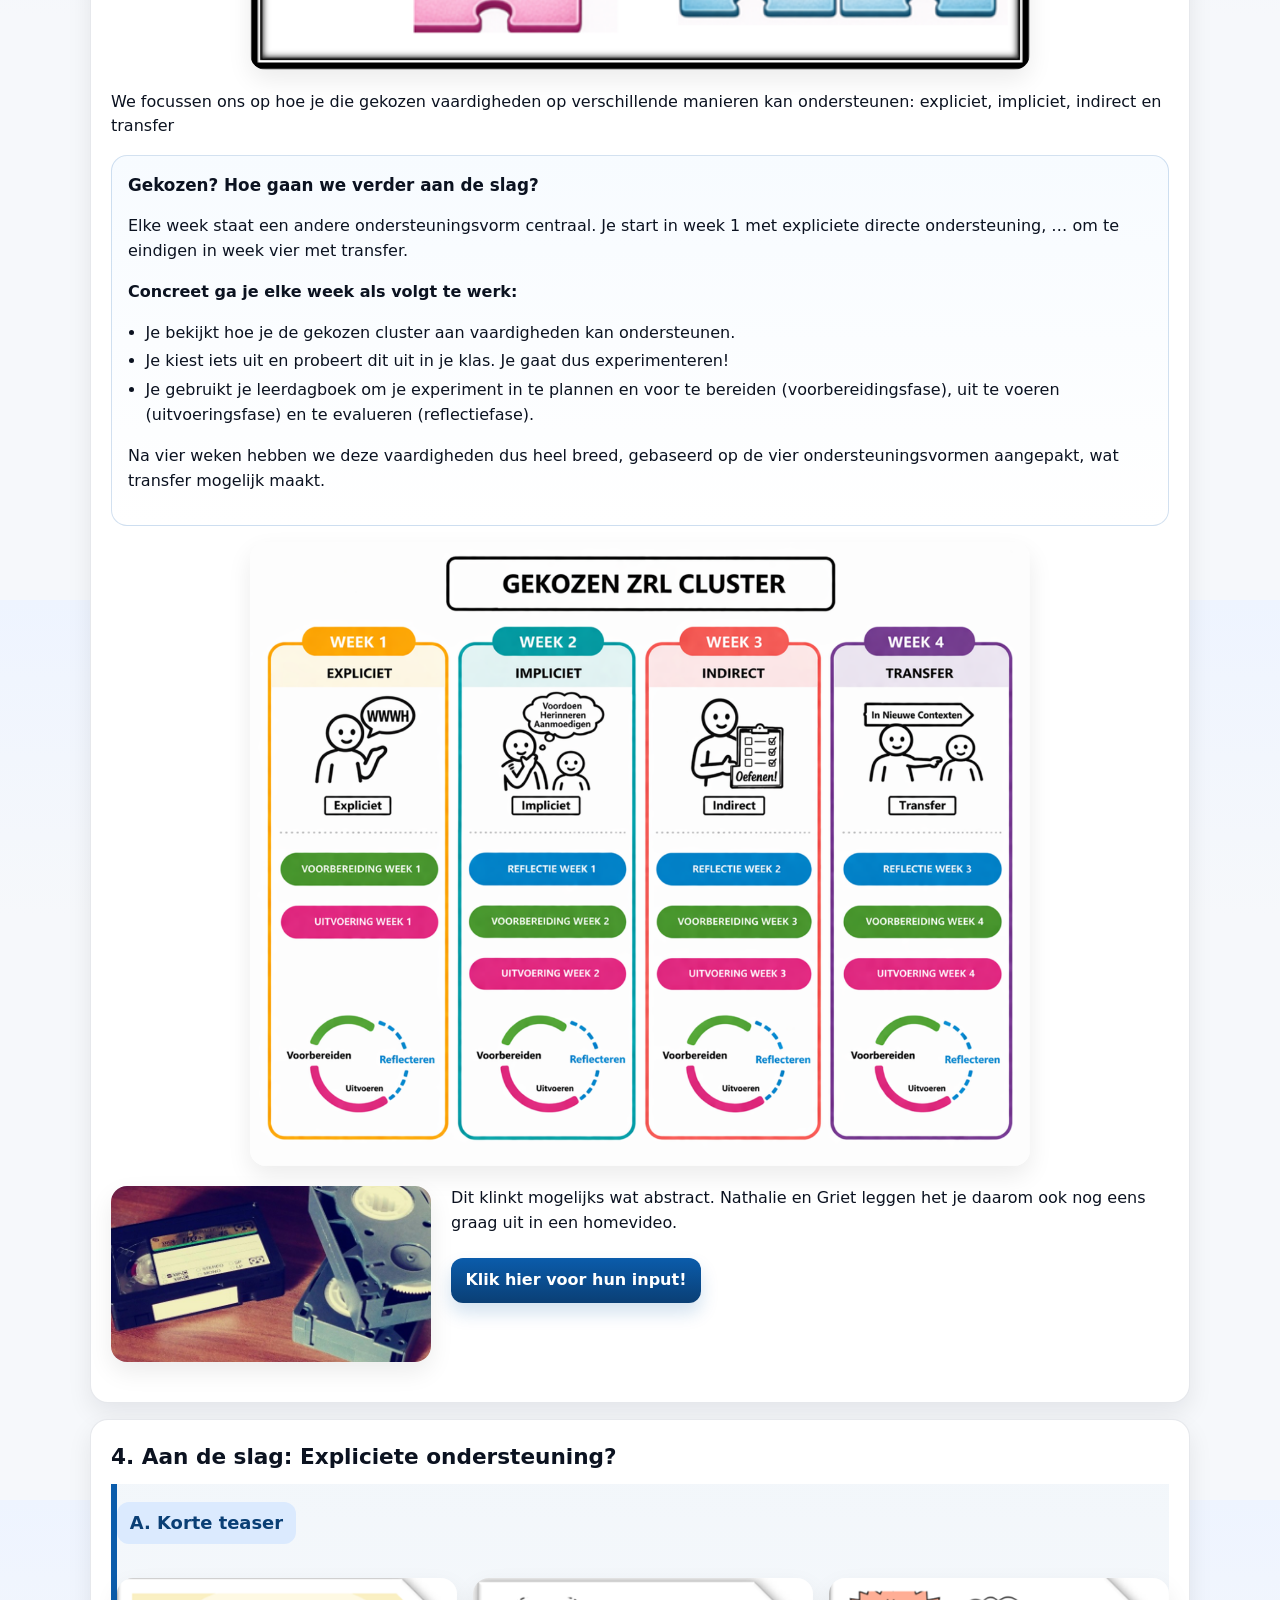
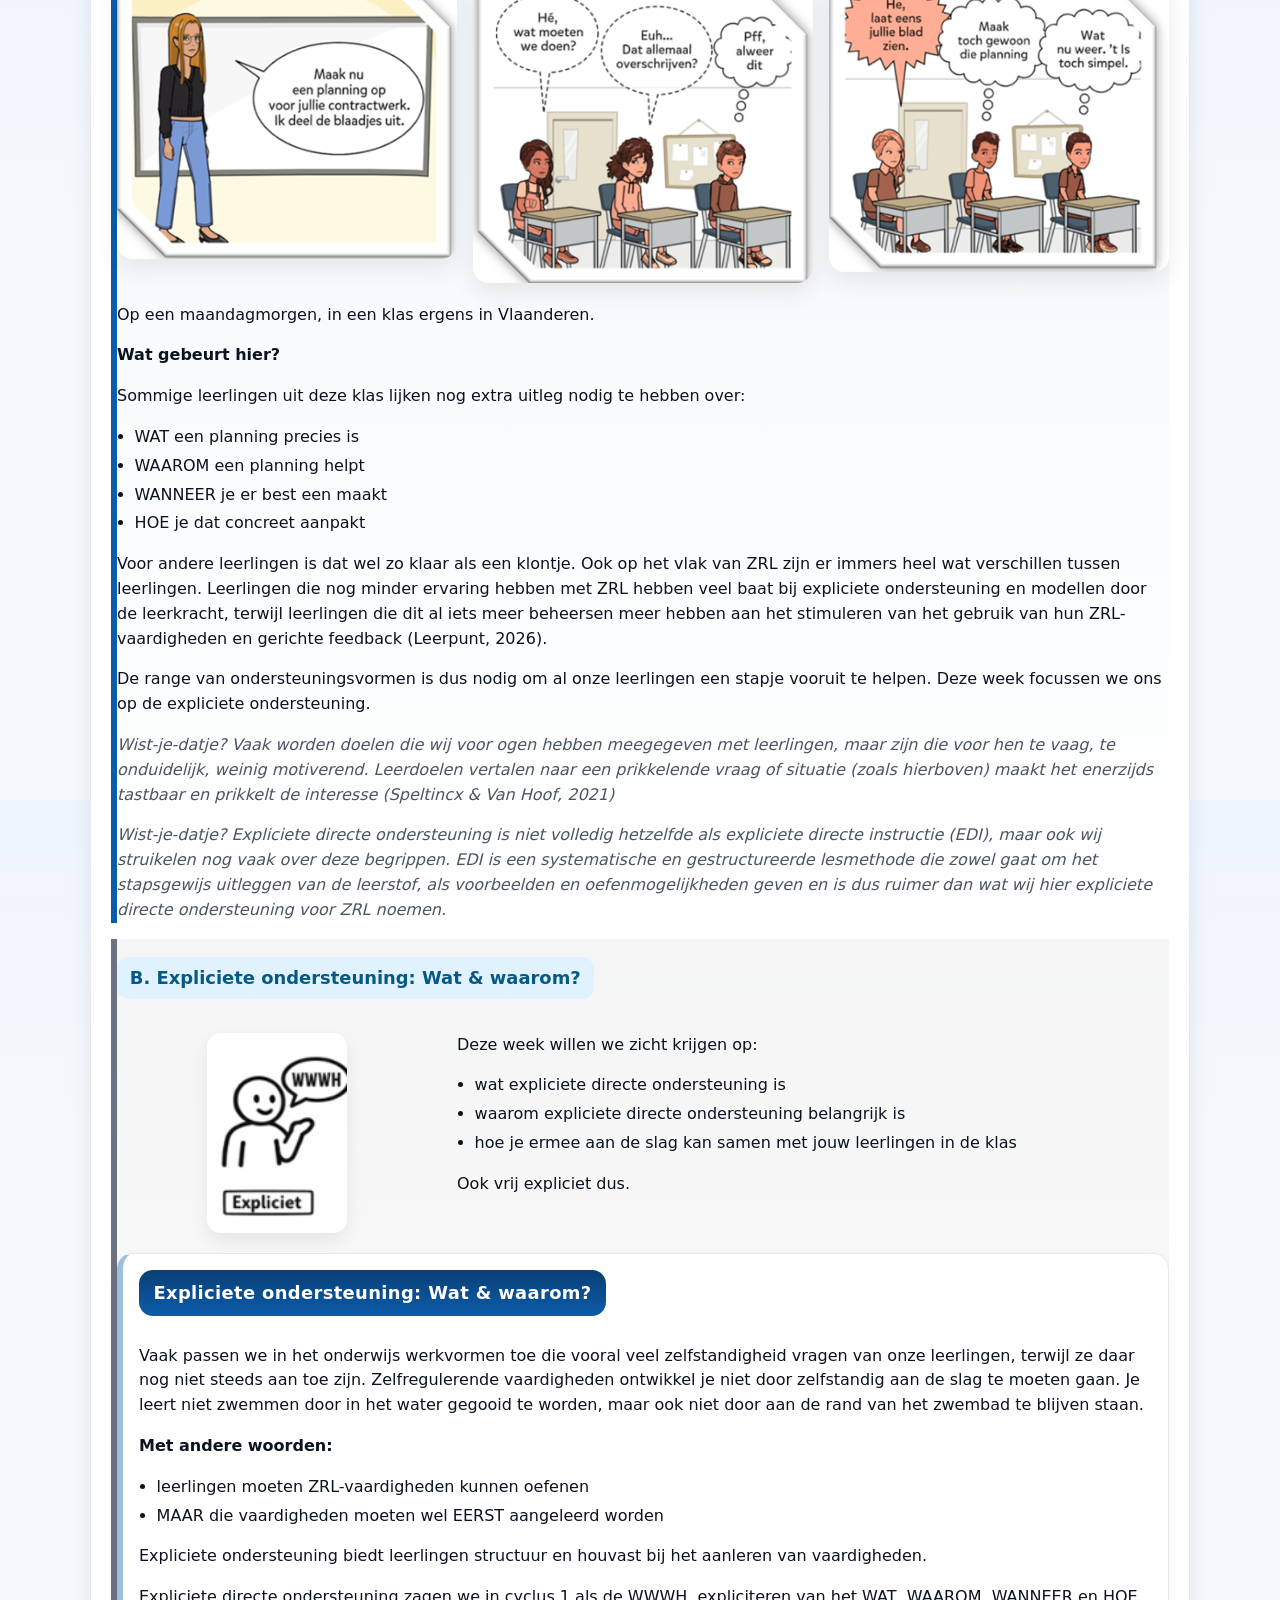
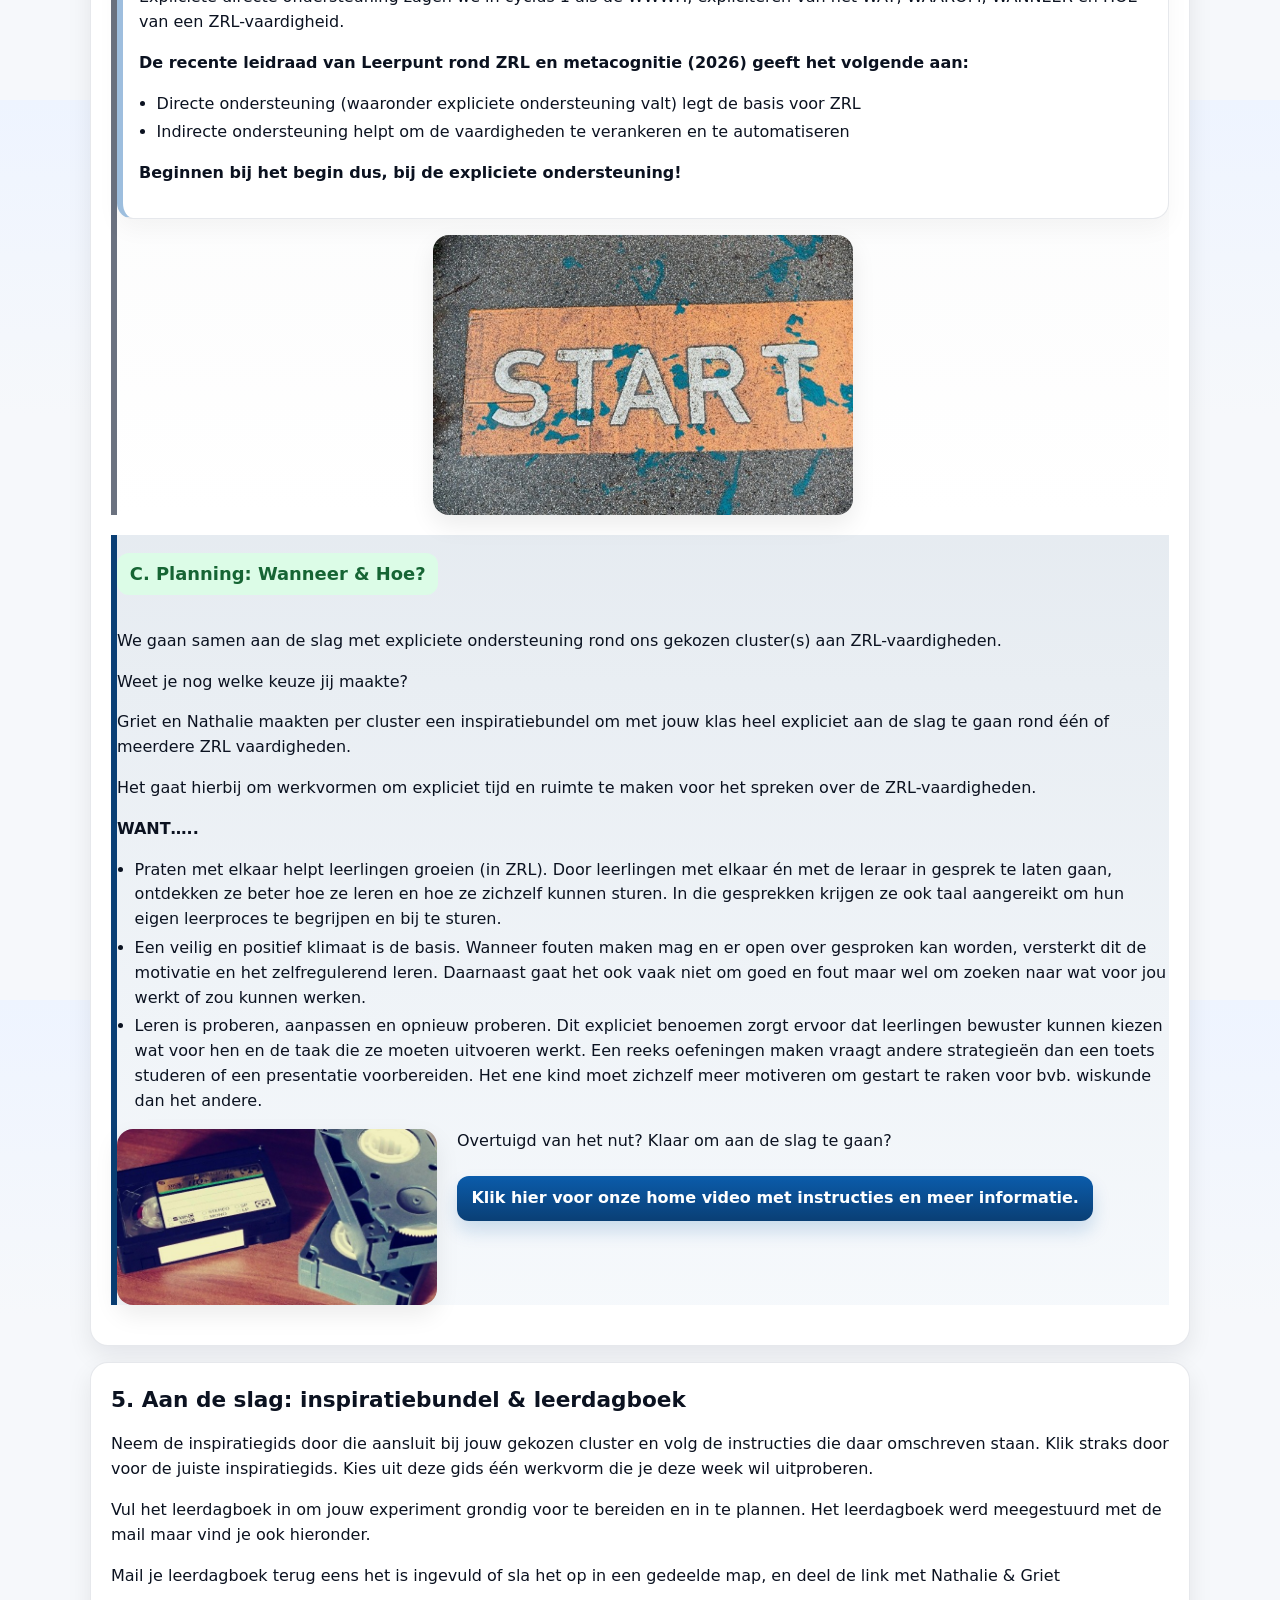
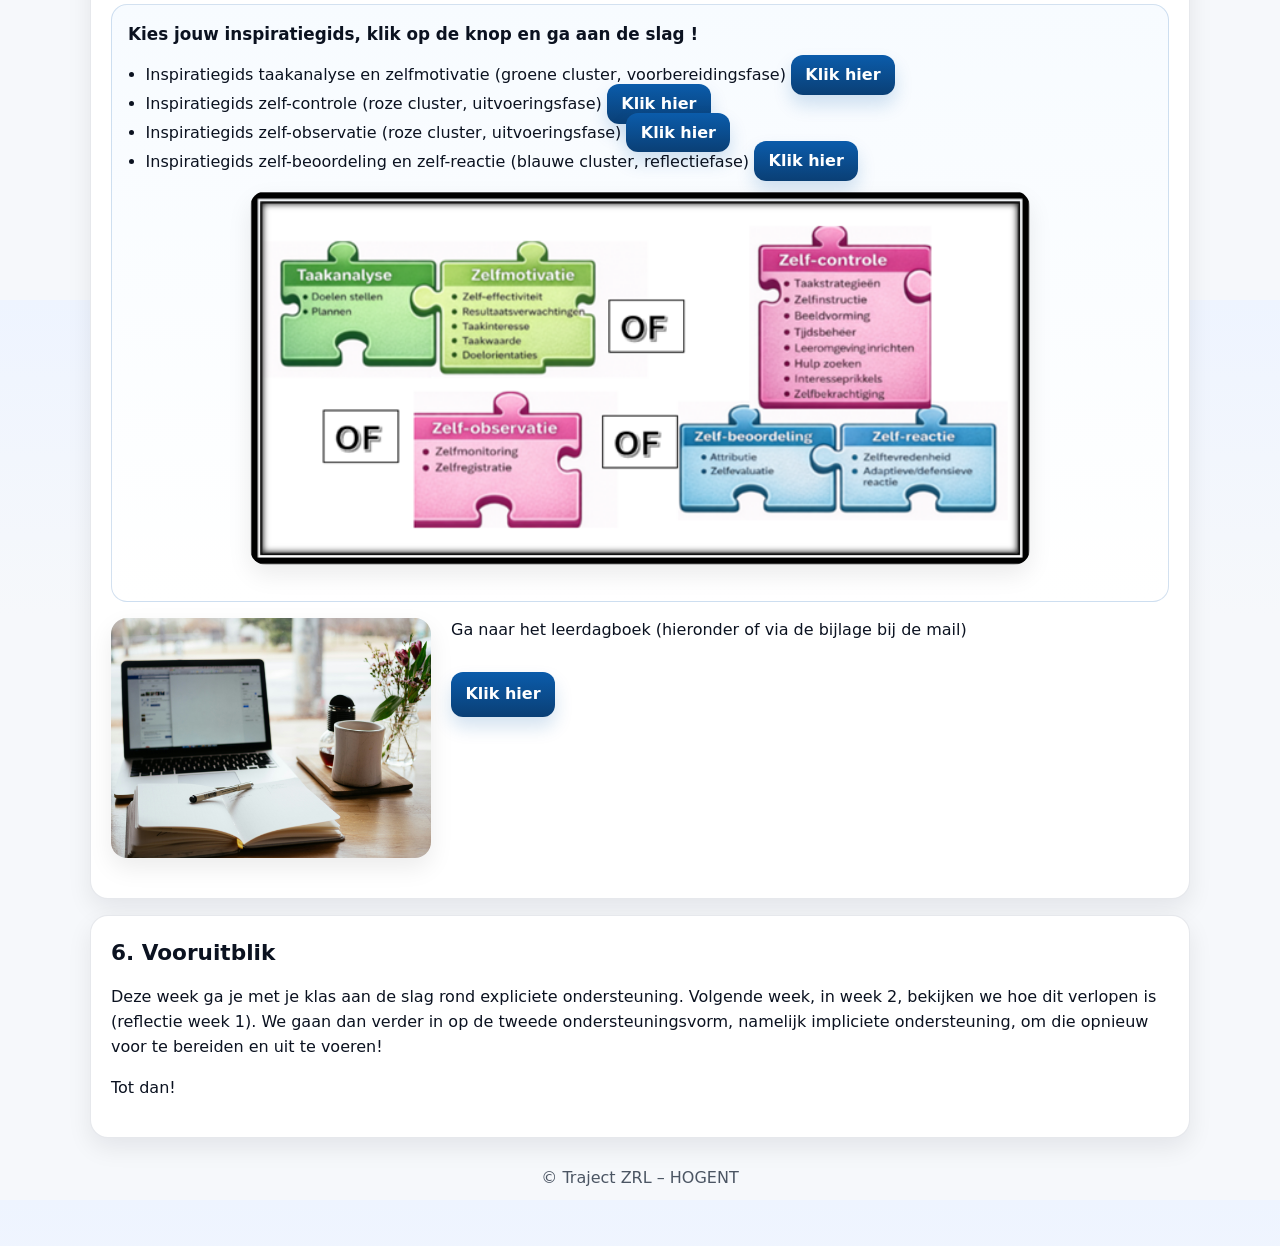
<file: weeks/cyclus2-week1.html>
<!doctype html>
<html lang="nl">
<head>
  <meta charset="utf-8" />
  <meta name="viewport" content="width=device-width,initial-scale=1" />
  <title>ZRL – Cyclus 2 – Week 1</title>
  
  <meta name="description" content="Cyclus 2 – Week 1 – Expliciete ondersteuning" />
  <link rel="stylesheet" href="../assets/css/styles.css" />
  <style>
    .visual-large{
      width: 100%;
      max-width: 780px;
      margin: 0 auto;
      display: block;
      border-radius: 16px;
      box-shadow: 0 10px 25px rgba(0,0,0,0.08);
    }

    .visual-medium{
      width: 100%;
      max-width: 440px;
      margin: 0 auto;
      display: block;
      border-radius: 16px;
      box-shadow: 0 10px 25px rgba(0,0,0,0.08);
    }

    .btn-space-top{
      margin-top: 1rem;
      display: inline-block;
    }

    .btn-space-top-lg{
      margin-top: 1.35rem;
      display: inline-block;
    }

    .choice-grid{
      display: grid;
      grid-template-columns: repeat(2, minmax(0, 1fr));
      gap: 1rem;
      max-width: 700px;
      margin: 1rem auto 0;
      justify-items: center;
    }

    .choice-grid a{
      display: block;
      text-align: center;
      width: 100%;
    }

    .choice-grid img{
      width: 100%;
      max-width: 220px;
      margin: 0 auto;
      display: block;
      border-radius: 16px;
      box-shadow: 0 10px 25px rgba(0,0,0,0.08);
    }

    .answer-box{
      margin-top: 1rem;
    }

    .answer-box summary{
      cursor: pointer;
      font-weight: 800;
      padding: .75rem .95rem;
      border-radius: 12px;
      background: #f7fbff;
      border: 1px solid rgba(11,92,171,0.18);
      color: var(--brand-2);
    }

    .answer-box .details-body{
      margin-top: .75rem;
      padding: 1rem;
      border-radius: 14px;
      background: #fbfdff;
      border: 1px dashed rgba(11,92,171,0.35);
    }

    .stacked-visual{
      margin: 1rem 0 1.25rem;
    }

    /* lichtere A/B/C labels + iets groter */
    .subsection--a .subsection-label,
    .subsection--b .subsection-label,
    .subsection--c .subsection-label{
      font-size: 1.12rem;
      font-weight: 800;
      padding: .45rem .8rem;
      border-radius: 12px;
      display: inline-block;
    }

    .subsection--a .subsection-label{
      background: #dbeafe;
      color: #0a3f75;
    }

    .subsection--b .subsection-label{
      background: #e0f2fe;
      color: #075985;
    }

    .subsection--c .subsection-label{
      background: #dcfce7;
      color: #166534;
    }

    /* helikopterzicht groter */
    .helikopter-img{
      max-width: 460px;
    }

    /* start afbeelding kleiner */
    .start-img{
      max-width: 420px;
    }

    /* leerdagboekknop wat lager */
    .leerdagboek-btn{
      margin-top: 1.8rem;
      display: inline-block;
    }

    @media (max-width: 650px){
      .choice-grid{
        grid-template-columns: 1fr;
      }
    }
  </style>
</head>
<body>
  <a class="skip-link" href="#content">Spring naar inhoud</a>
  <header class="site-header">
    <div class="container header-inner">
      <div class="brand">
        <div class="brand-logos">
          <img class="logo" src="../HOGENT-LOGO.png" alt="HOGENT logo">
          <img class="logo" src="../LDIV-logo.png" alt="Research Centre for Learning in Diversity logo">
        </div>
        <div class="brand-text">
          <p class="kicker">Cyclus 2</p>
          <h1>Week 1 – Expliciete ondersteuning</h1>
          <p class="subtitle">Van gekozen cluster naar eerste experiment in de klas</p>
        </div>
      </div>

      <nav class="topnav" aria-label="Hoofdnavigatie">
        <a class="navlink" href="../index.html">Intro</a>
        <a class="navlink active" href="cyclus2-week1.html">Cyclus 2 – Week 1</a>
        <a class="navlink" href="../index.html#overzicht">Overzicht</a>
      </nav>
    </div>
  </header>

  <main id="content" class="container">

    <section class="hero-split">
      <div class="hero-text">
        <p class="hero-kicker">CYCLUS 2 – WEEK 1</p>
        <h2>Expliciete ondersteuning</h2>
        <p>⏱ Tijdsindicatie: <strong>max. 60 minuten</strong></p>

        <div class="pillrow" aria-label="Snelle navigatie">
          <a class="pill" href="#spiegel">Spiegel</a>
          <a class="pill" href="#terugblik-cyclus1">Terugblik cyclus 1</a>
          <a class="pill" href="#opzet-cyclus2">Opzet cyclus 2</a>
          <a class="pill" href="#expliciete-ondersteuning">Expliciete ondersteuning</a>
          <a class="pill" href="#inspiratiebundel">Inspiratiebundel</a>
          <a class="pill" href="#vooruitblik">Vooruitblik</a>
        </div>

        <p>In deze tweede cyclus kies je een cluster van vaardigheden en ga je die stap voor stap ondersteunen in je klas.</p>
      </div>
    </section>

    <section id="spiegel" class="card">
      <h2>1. Even in de spiegel kijken: Hoe gaat het?</h2>

      <div class="image-inline">
        <img src="../Spiegel.jpg" alt="Spiegel" class="image-inline__img">
        <div class="image-inline__text">
          <p><strong>Sta even stil bij volgende vragen:</strong></p>
          <ul class="checklist">
            <li>Ben ik uitgerust?</li>
            <li>Weet ik nog waarom ik dit leertraject deed?</li>
            <li>Weet ik nog rond welke vaardigheden ik zou werken in deze tweede cyclus?</li>
            <li>Weet ik nog wat ZRL is?</li>
            <li>Ken ik nog een aantal ZRL-vaardigheden?</li>
            <li>Weet ik nog welke de vier ondersteuningsvormen voor ZRL zijn?</li>
          </ul>

          <hr class="sep">

          <p>Heb je niet alle antwoorden? Geen probleem, we herhalen hier de belangrijkste begrippen zodat je voorkennis terug geactiveerd wordt.</p>
 <div style="height: 1rem;"></div>
          <p><strong>Worstel je met je motivatie? Zeg dan even het volgende tegen jezelf:</strong></p>
          <div style="height: 1rem;"></div>
          <ul class="checklist">
            <li>Zelfregulatie is belangrijk voor de slaagkansen van mijn leerlingen (= ZRL-vaardigheid: taakwaarde),</li>
            <li>Ik speel hierbij een belangrijke rol als leraar voor mijn leerlingen (=ZRL-vaardigheid: resultaatsverwachting),</li>
            <li>Ik heb cyclus 1 afgerond (of toch geprobeerd dit zo goed mogelijk te doen) en ben goed bezig (=ZRL-vaardigheid: competentiegevoelens),</li>
            <li>Ik wil deze vaardigheden stap voor stap ondersteunen, met vallen en opstaan (=ZRL-vaardigheid: doeloriëntatie),</li>
            <li>Griet en Nathalie proberen het zo interessant mogelijk te maken (interesseprikkels)</li>
            <li>En tot slot: schakel je buddy maar in om samen aan die GOESTING te bouwen.</li>
          </ul>
        </div>
      </div>

      <p class="note"><em>Wist-je-dat-je om je taakwaarde te vergroten:
      Onderzoek toont een positieve impact van ZRL-interventies in alle onderwijsniveaus en vakgebieden, o.a. op motivatie, inzet, sturen van het leerproces, resultaten en algemeen welzijn. De ervaringen van de leerkracht, het vormgeven van opdrachten en ondersteunen van leerlingen speelt daarin een belangrijke rol. Reflecteren over de leeromgeving die je creëert en de ZRL-begeleiding die je biedt is van onschatbare waarde! (leidraad zelfregulerend leren en metacognitie, 2026)</em></p>

      <p class="quote">“Zelfregulerend leren kan je leren. En niet alleen dat. Als je het onder de knie hebt, leer je ook meer”. (Patrick Sins, 2023, p.43)</p>
    </section>

    <section id="terugblik-cyclus1" class="card">
      <h2>2. Terugblik naar cyclus 1</h2>

      <section class="subsection subsection--a">
        <p class="subsection-label">A. Het helikopterzicht</p>

        <div class="image-inline">
          <img src="../Helikopterzicht.png" alt="Helikopterzicht op zelfregulerend leren" class="image-inline__img helikopter-img">
          <div class="image-inline__text">
            <p><strong>Zelfregulerend leren omvat :</strong></p>
            <ul class="checklist">
              <li>3 fasen (Groen = voorbereidingsfase, Roze = uitvoeringsfase, Blauw = reflectiefase)</li>
              <li>6 clusters (zie puzzelstukken: taakanalyse, zelfmotivatie, zelf-controle, zelf-observatie, zelf-beoordeling en zelf-reactie)</li>
              <li>21 vaardigheden (=de onderdelen binnenin de puzzelstukken)</li>
            </ul>

            <p><strong>Zelfregulerend leren is holistisch van aard:</strong></p>
            <ul class="checklist">
              <li>Het gaat zowel om cognitie (bvb. een taakstrategie gebruiken zoals schematiseren), metacognitie (bvb. plannen, zelfmonitoring, zelfevaluatie) als motivatie (bvb. zelfmotivatie, zelfbekrachtiging, zelftevredenheid)</li>
              <li>De vaardigheden hangen vaak samen en beïnvloeden elkaar.</li>
            </ul>

            <p><strong>Zelfregulerend leren is een cyclisch proces:</strong></p>
            <p>Je vorige leerproces bepaalt hoe je een nieuw leerproces aanvat. De reflectiefase geeft opnieuw voeding aan de voorbereidingsfase en zo steeds verder</p>

            <p><strong>Zelfregulerend leren kan je niet zelfregulerend leren MAAR wel via deze vier ondersteuningsvormen, in co-regulatie. Gedurende cyclus 2 zoomen we hierop in.</strong></p>
          </div>
        </div>

        <div class="stacked-visual">
          <img src="../Ondersteuningsvormen.png" alt="Ondersteuningsvormen" class="visual-large">
        </div>

        <p class="quote">“Achter een gebrekkige motivatie zit vaak een gebrek aan ZRL-vaardigheden of mislukte leerprocessen”. (Jeltsen Peeters, podcast learning without a roof)</p>
      </section>

      <section class="subsection subsection--b">
        <p class="subsection-label">B. Begrippen toepassen: Een voorbeeld</p>

        <div class="image-inline">
          <img src="../tomenmaraduo.png" alt="Tom en Mara duo" class="image-inline__img">
          <div class="image-inline__text">
            <p>We zijn even een vlieg in de les van Tom en Mara, die na de paasvakantie in co-teaching staan. Kan jij een <strong>aantal zelfregulerende vaardigheden en ondersteuningsvormen herkennen</strong> in volgende klassituatie?</p>
            
            <p>Tom en Mara geven de leerlingen een groepsopdracht. Ze moeten een poster maken waarop de oorzaken, gevolgen en oplossingen van klimaatverandering duidelijk staan uitgelegd. Op het instructieblaadje staan de criteria waaraan de poster moet voldoen.</p>
            <p>Mara legt de leerlingen uit dat ze best eerst een plan van aanpak maken, waarom dat belangrijk is, zeker bij groepswerk,en hoe ze dat kunnen doen.</p>
            <p>De leerlingen gaan aan de slag: ze werken een plan van aanpak uit en voeren uit. Mara en Tom gaan na 15 minuten bij elk groepje langs om te horen hoe ver ze staan en wat er nog moet gebeuren.</p>
 <div style="height: 1rem;"></div>
            <p><strong>Het groepje van Noor en Elias vliegt erin:</strong></p>
            <div style="height: 1rem;"></div>
            <ul class="checklist">
              <li>ze zoeken informatie op over oorzaken van klimaatverandering</li>
              <li>ze vinden veel informatie</li>
              <li>ze springen van de ene website naar de andere</li>
              <li>Noor neemt het voortouw</li>
              <li>Elias kijkt eerst mee, maar haakt daarna af</li>
              <li>hij praat wat met zijn buur en begint te tekenen</li>
            </ul>

            <p>Na een tijdje herinnert Tom de klas nog eens aan de criteria van de opdracht. Hij geeft aan dat ze best af en toe eens checken of ze nog op de goede weg zijn en kunnen afvinken wat ze al realiseerden.</p>
          </div>
        </div>

        <details class="answer-box">
          <summary>Klik hier voor de oplossing</summary>
          <div class="details-body">
            <p>Antwoord: De criteria waaraan de poster moet voldoen maakt de doelen van Tom en Mara een stuk helderder. Mara biedt expliciete ondersteuning rond plannen. Tom geeft impliciete ondersteuning rond zelfmonitoring door te herinneren aan de criteria bovenaan het instructieblad. Noor en Elias lijken niet echt een duidelijke planning, noch taakstrategie te hebben. Ze zoeken van alles op maar hebben geen idee hoe ze van de informatie naar een poster gaan. Elias verliest zijn interesse in de taak en misschien ook wel zijn competentiegevoelens aangezien Noor hem niet echt een deel laat opnemen en het ook niet vooruit gaat. Elias raakt daardoor afgeleid. De omgeving of het samenwerken met Noor op deze manier zet Elias niet in een lerende houding.</p>
          </div>
        </details>

        <p class="note"><em>Wist-je-dat-je rond uitgewerkte voorbeelden: Uitgewerkte voorbeeldposters hadden de klas meer inzicht kunnen geven in de verwachtingen. Een klassikale bespreking van diverse voorbeelden helpt om de evaluatiecriteria te verduidelijken, zodat feedback later beter aankomt. Voorbeelden eerst van goed naar minder goed laten ordenen zonder de criteria, daarna met de criteria om deze tot slot te bespreken is een goede werkwijze (Leerpunt, Leidraad effectieve feedback, 2025)</em></p>
      </section>

      <section class="subsection subsection--c">
        <p class="subsection-label">C. Blijven oefenen</p>

        <div>
          <p>Het begrippenkader van zelfregulerend leren is niet min. Zoals we weten is distributed retrieval practice (op verschillende momenten in de tijd herhalen) een effectieve leerstrategie. Om hierop in te spelen kan je volgende posters in je lerarenkamer ophangen.</p>

          <p>Je vindt hierbij</p>
          <ul class="checklist">
            <li>Een poster met de 21 ZRL vaardigheden <a class="btn" href="../Poster1.pdf" target="_blank" rel="noopener">Klik hier</a></li>
            <li>Een poster met de uitleg van de 21 ZRL vaardigheden. <a class="btn" href="../Poster2.pdf" target="_blank" rel="noopener">Klik hier</a></li>
            <li>Een poster met blanco velden om voorbeelden op te noteren. <a class="btn" href="../Poster3.pdf" target="_blank" rel="noopener">Klik hier</a></li>
          </ul>

          <p>Ideaal om af en toe eens terug te kijken naar die vele begrippen, en om het gesprek met collega’s aan te gaan.</p>
          <p>Inspanningen op het vlak van ZRL hebben immers een groter effect als er een gedragen schoolvisie en beleid is, en die begint… in de leraarskamer!</p>
        </div>
      </section>
    </section>

    <section id="opzet-cyclus2" class="card">
      <h2>3. Vooruitkijken: opzet cyclus 2</h2>

      <div>
        <p>In de tweede cyclus doorlopen we niet meer alle 21 ZRL-vaardigheden.</p>
        <p>Alle 21 vaardigheden tegelijkertijd bij je leerlingen ondersteunen zou immers voor cognitieve overload zorgen bij jezelf én je leerlingen. We kiezen er een aantal uit, onder één of twee clusters (= puzzelstukken), waarvan we de mogelijke ondersteuning in de diepte bekijken (= 4 ondersteuningsvormen).</p>

        <p>Je kan uit volgende vier opties kiezen. Denk hierbij ook terug aan wat je op de vragenlijst in februari – voor aanvang van het traject – invulde, en wat we in het gesprek vorige week bespraken. Waar wilde je graag mee aan de slag bij je leerlingen? Onder welk van volgende vier opties past dit?</p>
        <ol class="examples">
          <li>taakanalyse &amp; zelfmotivatie,</li>
          <li>zelf-controle,</li>
          <li>zelf-observatie</li>
          <li>zelf-beoordeling &amp; zelf-reactie.</li>
        </ol>

        <div class="stacked-visual">
          <img src="../keuzeclusters.png" alt="Keuzeclusters" class="visual-large">
        </div>
        <p>We focussen ons op hoe je die gekozen vaardigheden op verschillende manieren kan ondersteunen: expliciet, impliciet, indirect en transfer</p>
      </div>

      <div class="callout">
        <h4>Gekozen? Hoe gaan we verder aan de slag?</h4>
        <p>Elke week staat een andere ondersteuningsvorm centraal. Je start in week 1 met expliciete directe ondersteuning, … om te eindigen in week vier met transfer.</p>

        <p><strong>Concreet ga je elke week als volgt te werk:</strong></p>
        <ul class="checklist">
          <li>Je bekijkt hoe je de gekozen cluster aan vaardigheden kan ondersteunen.</li>
          <li>Je kiest iets uit en probeert dit uit in je klas. Je gaat dus experimenteren!</li>
          <li>Je gebruikt je leerdagboek om je experiment in te plannen en voor te bereiden (voorbereidingsfase), uit te voeren (uitvoeringsfase) en te evalueren (reflectiefase).</li>
        </ul>

        <p>Na vier weken hebben we deze vaardigheden dus heel breed, gebaseerd op de vier ondersteuningsvormen aangepakt, wat transfer mogelijk maakt.</p>
      </div>

      <div class="stacked-visual">
        <img src="../aanpakcyclus2.png" alt="Aanpak cyclus 2" class="visual-large">
      </div>

      <div class="image-inline">
        <img src="../Video.jpg" alt="Video Nathalie en Griet" class="image-inline__img visual-medium">
        <div class="image-inline__text">
          <p>Dit klinkt mogelijks wat abstract. Nathalie en Griet leggen het je daarom ook nog eens graag uit in een homevideo.</p>
          <a class="btn btn-space-top-lg" target="_blank" href="https://hogent.cloud.panopto.eu/Panopto/Pages/Viewer.aspx?id=5578d87c-ec4f-4dfb-bbbb-b43200c3bcb1">
            Klik hier voor hun input!
          </a>
        </div>
      </div>
    </section>

    <section id="expliciete-ondersteuning" class="card">
      <h2>4. Aan de slag: Expliciete ondersteuning?</h2>

      <section class="subsection subsection--a">
        <p class="subsection-label">A. Korte teaser</p>

<div class="strip-grid">
  <img src="../strip1.png" alt="Strip deel 1" class="strip-grid__img">
  <img src="../strip2.png" alt="Strip deel 2" class="strip-grid__img">
  <img src="../strip3.png" alt="Strip deel 3" class="strip-grid__img">
</div>
        <div class="section-intro">
          <p>Op een maandagmorgen, in een klas ergens in Vlaanderen.</p>

          <p><strong>Wat gebeurt hier?</strong></p>
          <p>Sommige leerlingen uit deze klas lijken nog extra uitleg nodig te hebben over:</p>
          <ul class="checklist">
            <li>WAT een planning precies is</li>
            <li>WAAROM een planning helpt</li>
            <li>WANNEER je er best een maakt</li>
            <li>HOE je dat concreet aanpakt</li>
          </ul>

          <p>Voor andere leerlingen is dat wel zo klaar als een klontje. Ook op het vlak van ZRL zijn er immers heel wat verschillen tussen leerlingen. Leerlingen die nog minder ervaring hebben met ZRL hebben veel baat bij expliciete ondersteuning en modellen door de leerkracht, terwijl leerlingen die dit al iets meer beheersen meer hebben aan het stimuleren van het gebruik van hun ZRL-vaardigheden en gerichte feedback (Leerpunt, 2026).</p>
          <p>De range van ondersteuningsvormen is dus nodig om al onze leerlingen een stapje vooruit te helpen. Deze week focussen we ons op de expliciete ondersteuning.</p>

          <p class="note"><em>Wist-je-datje? Vaak worden doelen die wij voor ogen hebben meegegeven met leerlingen, maar zijn die voor hen te vaag, te onduidelijk, weinig motiverend. Leerdoelen vertalen naar een prikkelende vraag of situatie (zoals hierboven) maakt het enerzijds tastbaar en prikkelt de interesse (Speltincx &amp; Van Hoof, 2021)</em></p>

          <p class="note"><em>Wist-je-datje? Expliciete directe ondersteuning is niet volledig hetzelfde als expliciete directe instructie (EDI), maar ook wij struikelen nog vaak over deze begrippen. EDI is een systematische en gestructureerde lesmethode die zowel gaat om het stapsgewijs uitleggen van de leerstof, als voorbeelden en oefenmogelijkheden geven en is dus ruimer dan wat wij hier expliciete directe ondersteuning voor ZRL noemen.</em></p>
        </div>
      </section>

      <section class="subsection subsection--b">
        <p class="subsection-label">B. Expliciete ondersteuning: Wat &amp; waarom?</p>

        <div class="image-inline">
          <img src="../Expliciet.png" alt="Expliciete ondersteuning" class="image-inline__img illustration-sm">
          <div class="image-inline__text section-intro">
            <p>Deze week willen we zicht krijgen op:</p>
            <ul class="checklist">
              <li>wat expliciete directe ondersteuning is</li>
              <li>waarom expliciete directe ondersteuning belangrijk is</li>
              <li>hoe je ermee aan de slag kan samen met jouw leerlingen in de klas</li>
            </ul>

            <p>Ook vrij expliciet dus.</p>
          </div>
        </div>

        <div class="w-section">
          <h3 class="w-title">Expliciete ondersteuning: Wat &amp; waarom?</h3>

          <p>Vaak passen we in het onderwijs werkvormen toe die vooral veel zelfstandigheid vragen van onze leerlingen, terwijl ze daar nog niet steeds aan toe zijn. Zelfregulerende vaardigheden ontwikkel je niet door zelfstandig aan de slag te moeten gaan. Je leert niet zwemmen door in het water gegooid te worden, maar ook niet door aan de rand van het zwembad te blijven staan.</p>

          <p><strong>Met andere woorden:</strong></p>
          <ul class="checklist">
            <li>leerlingen moeten ZRL-vaardigheden kunnen oefenen</li>
            <li>MAAR die vaardigheden moeten wel EERST aangeleerd worden</li>
          </ul>

          <p>Expliciete ondersteuning biedt leerlingen structuur en houvast bij het aanleren van vaardigheden.</p>
          <p>Expliciete directe ondersteuning zagen we in cyclus 1 als de WWWH, expliciteren van het WAT, WAAROM, WANNEER en HOE van een ZRL-vaardigheid.</p>

          <p><strong>De recente leidraad van Leerpunt rond ZRL en metacognitie (2026) geeft het volgende aan:</strong></p>
          <ul class="checklist">
            <li>Directe ondersteuning (waaronder expliciete ondersteuning valt) legt de basis voor ZRL</li>
            <li>Indirecte ondersteuning helpt om de vaardigheden te verankeren en te automatiseren</li>
          </ul>

          <p><strong>Beginnen bij het begin dus, bij de expliciete ondersteuning!</strong></p>
        </div>

        <div class="stacked-visual">
          <img src="../start.jpg" alt="Start van expliciete ondersteuning" class="visual-large start-img">
        </div>
      </section>

      <section class="subsection subsection--c">
        <p class="subsection-label">C. Planning: Wanneer &amp; Hoe?</p>

        <div class="section-intro">
          <p>We gaan samen aan de slag met expliciete ondersteuning rond ons gekozen cluster(s) aan ZRL-vaardigheden.</p>
          <p>Weet je nog welke keuze jij maakte?</p>

          <p>Griet en Nathalie maakten per cluster een inspiratiebundel om met jouw klas heel expliciet aan de slag te gaan rond één of meerdere ZRL vaardigheden.</p>

          <p>Het gaat hierbij om werkvormen om expliciet tijd en ruimte te maken voor het spreken over de ZRL-vaardigheden.</p>
          <p><strong>WANT…..</strong></p>

          <ul class="checklist">
            <li>Praten met elkaar helpt leerlingen groeien (in ZRL). Door leerlingen met elkaar én met de leraar in gesprek te laten gaan, ontdekken ze beter hoe ze leren en hoe ze zichzelf kunnen sturen. In die gesprekken krijgen ze ook taal aangereikt om hun eigen leerproces te begrijpen en bij te sturen.</li>
            <li>Een veilig en positief klimaat is de basis. Wanneer fouten maken mag en er open over gesproken kan worden, versterkt dit de motivatie en het zelfregulerend leren. Daarnaast gaat het ook vaak niet om goed en fout maar wel om zoeken naar wat voor jou werkt of zou kunnen werken.</li>
            <li>Leren is proberen, aanpassen en opnieuw proberen. Dit expliciet benoemen zorgt ervoor dat leerlingen bewuster kunnen kiezen wat voor hen en de taak die ze moeten uitvoeren werkt. Een reeks oefeningen maken vraagt andere strategieën dan een toets studeren of een presentatie voorbereiden. Het ene kind moet zichzelf meer motiveren om gestart te raken voor bvb. wiskunde dan het andere.</li>
          </ul>
        </div>

        <div class="image-inline">
          <img src="../Video.jpg" alt="Homevideo met instructies" class="image-inline__img visual-medium">
          <div class="image-inline__text">
            <p>Overtuigd van het nut? Klaar om aan de slag te gaan?</p>
            <a class="btn btn-space-top-lg" target="_blank" href="https://hogent.cloud.panopto.eu/Panopto/Pages/Viewer.aspx?id=6448cefd-10f1-4ac4-acc9-b43200b6cffa">
              Klik hier voor onze home video met instructies en meer informatie.
            </a>
          </div>
        </div>
      </section>
    </section>

    <section id="inspiratiebundel" class="card">
      <h2>5. Aan de slag: inspiratiebundel &amp; leerdagboek</h2>

      <p>Neem de inspiratiegids door die aansluit bij jouw gekozen cluster en volg de instructies die daar omschreven staan. Klik straks door voor de juiste inspiratiegids. Kies uit deze gids één werkvorm die je deze week wil uitproberen.</p>

      <p>Vul het leerdagboek in om jouw experiment grondig voor te bereiden en in te plannen. Het leerdagboek werd meegestuurd met de mail maar vind je ook hieronder.</p>

      <p>Mail je leerdagboek terug eens het is ingevuld of sla het op in een gedeelde map, en deel de link met Nathalie &amp; Griet</p>

      <div class="callout">
        <h4>Kies jouw inspiratiegids, klik op de knop en ga aan de slag !</h4>

        <ul class="checklist">
          <li>Inspiratiegids taakanalyse en zelfmotivatie (groene cluster, voorbereidingsfase) <a class="btn" href="../Inspiratiegids1.pdf" target="_blank" rel="noopener">Klik hier</a></li>
          <li>Inspiratiegids zelf-controle (roze cluster, uitvoeringsfase) <a class="btn" href="../Inspiratiegids2.pdf" target="_blank" rel="noopener">Klik hier</a></li>
          <li>Inspiratiegids zelf-observatie (roze cluster, uitvoeringsfase) <a class="btn" href="../Inspiratiegids3.pdf" target="_blank" rel="noopener">Klik hier</a></li>
          <li>Inspiratiegids zelf-beoordeling en zelf-reactie (blauwe cluster, reflectiefase) <a class="btn" href="../Inspiratiegids4.pdf" target="_blank" rel="noopener">Klik hier</a></li>
        </ul>

        <div class="stacked-visual">
          <img src="../keuzeclusters.png" alt="Keuzeclusters" class="visual-large">
        </div>
      </div>

      <div class="image-inline">
        <img src="../online-leerdagboek.jpg" alt="Online leerdagboek" class="image-inline__img">
        <div class="image-inline__text">
          <p>Ga naar het leerdagboek (hieronder of via de bijlage bij de mail)</p>
          <a class="btn leerdagboek-btn" href="../Leerdagboekweek1.docx" target="_blank" rel="noopener">Klik hier</a>
        </div>
      </div>
    </section>

    <section id="vooruitblik" class="card">
      <h2>6. Vooruitblik</h2>

      <p>Deze week ga je met je klas aan de slag rond expliciete ondersteuning. Volgende week, in week 2, bekijken we hoe dit verlopen is (reflectie week 1). We gaan dan verder in op de tweede ondersteuningsvorm, namelijk impliciete ondersteuning, om die opnieuw voor te bereiden en uit te voeren!</p>
      <p>Tot dan!</p>
    </section>

    <footer class="footer">
      <p class="note">© Traject ZRL – HOGENT </p>
    </footer>
  </main>

  <script src="../assets/js/main.js"></script>
  <script>
(function () {
  let preview = new URLSearchParams(window.location.search)
    .get('preview') === '1';

  function showUnderConstruction() {
    if (preview) return;

    const overlay = document.createElement('div');
    overlay.className = 'under-construction-overlay';

    overlay.innerHTML = `
      <div class="under-construction-content">
        <h1>Under construction</h1>
        <p>Deze pagina is momenteel nog in opbouw.</p>
        <p>We werken volop aan het leertraject. Binnenkort vind je hier meer informatie!</p>
      </div>
    `;

    document.body.appendChild(overlay);
  }

  showUnderConstruction();

  document.addEventListener('keydown', function (event) {
    if (event.ctrlKey && event.altKey && event.key.toLowerCase() === 'p') {
      window.location.search = '?preview=1';
    }
  });
})();
</script>
</body>
</html>
</file>
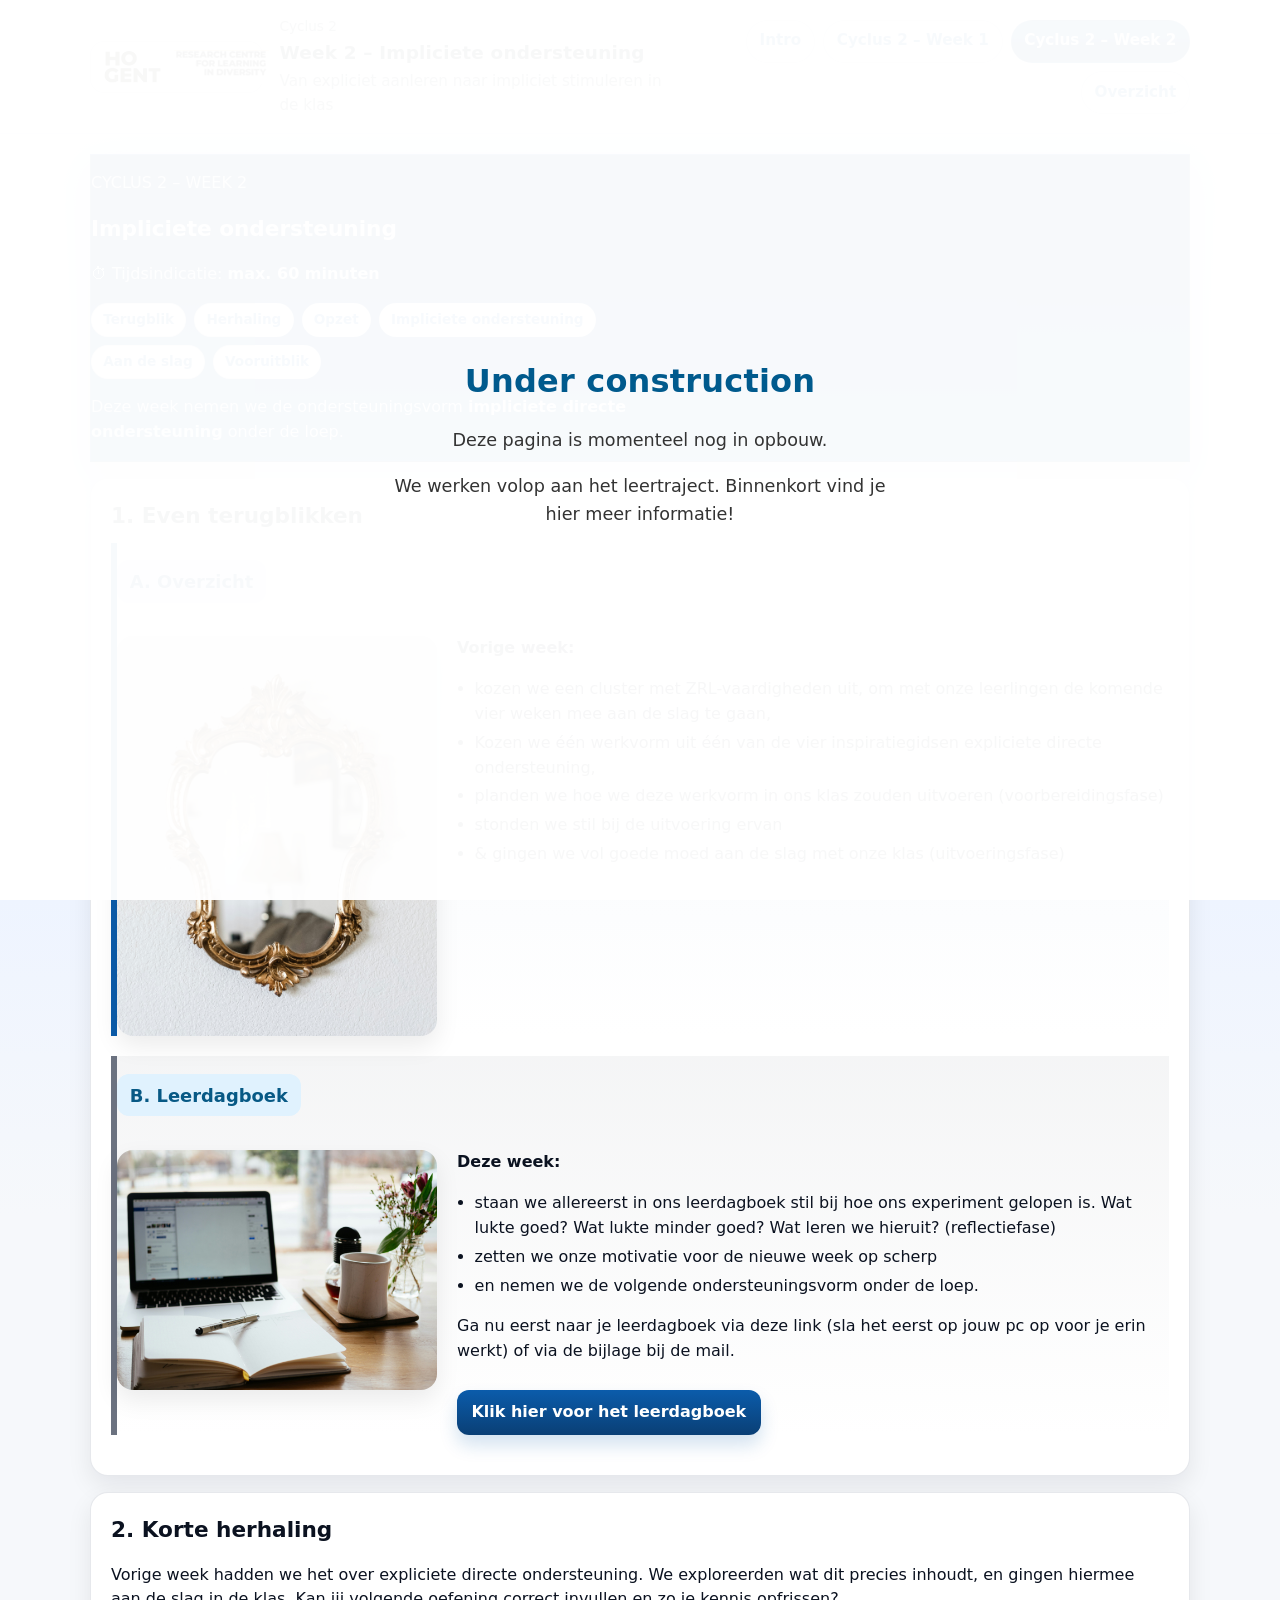
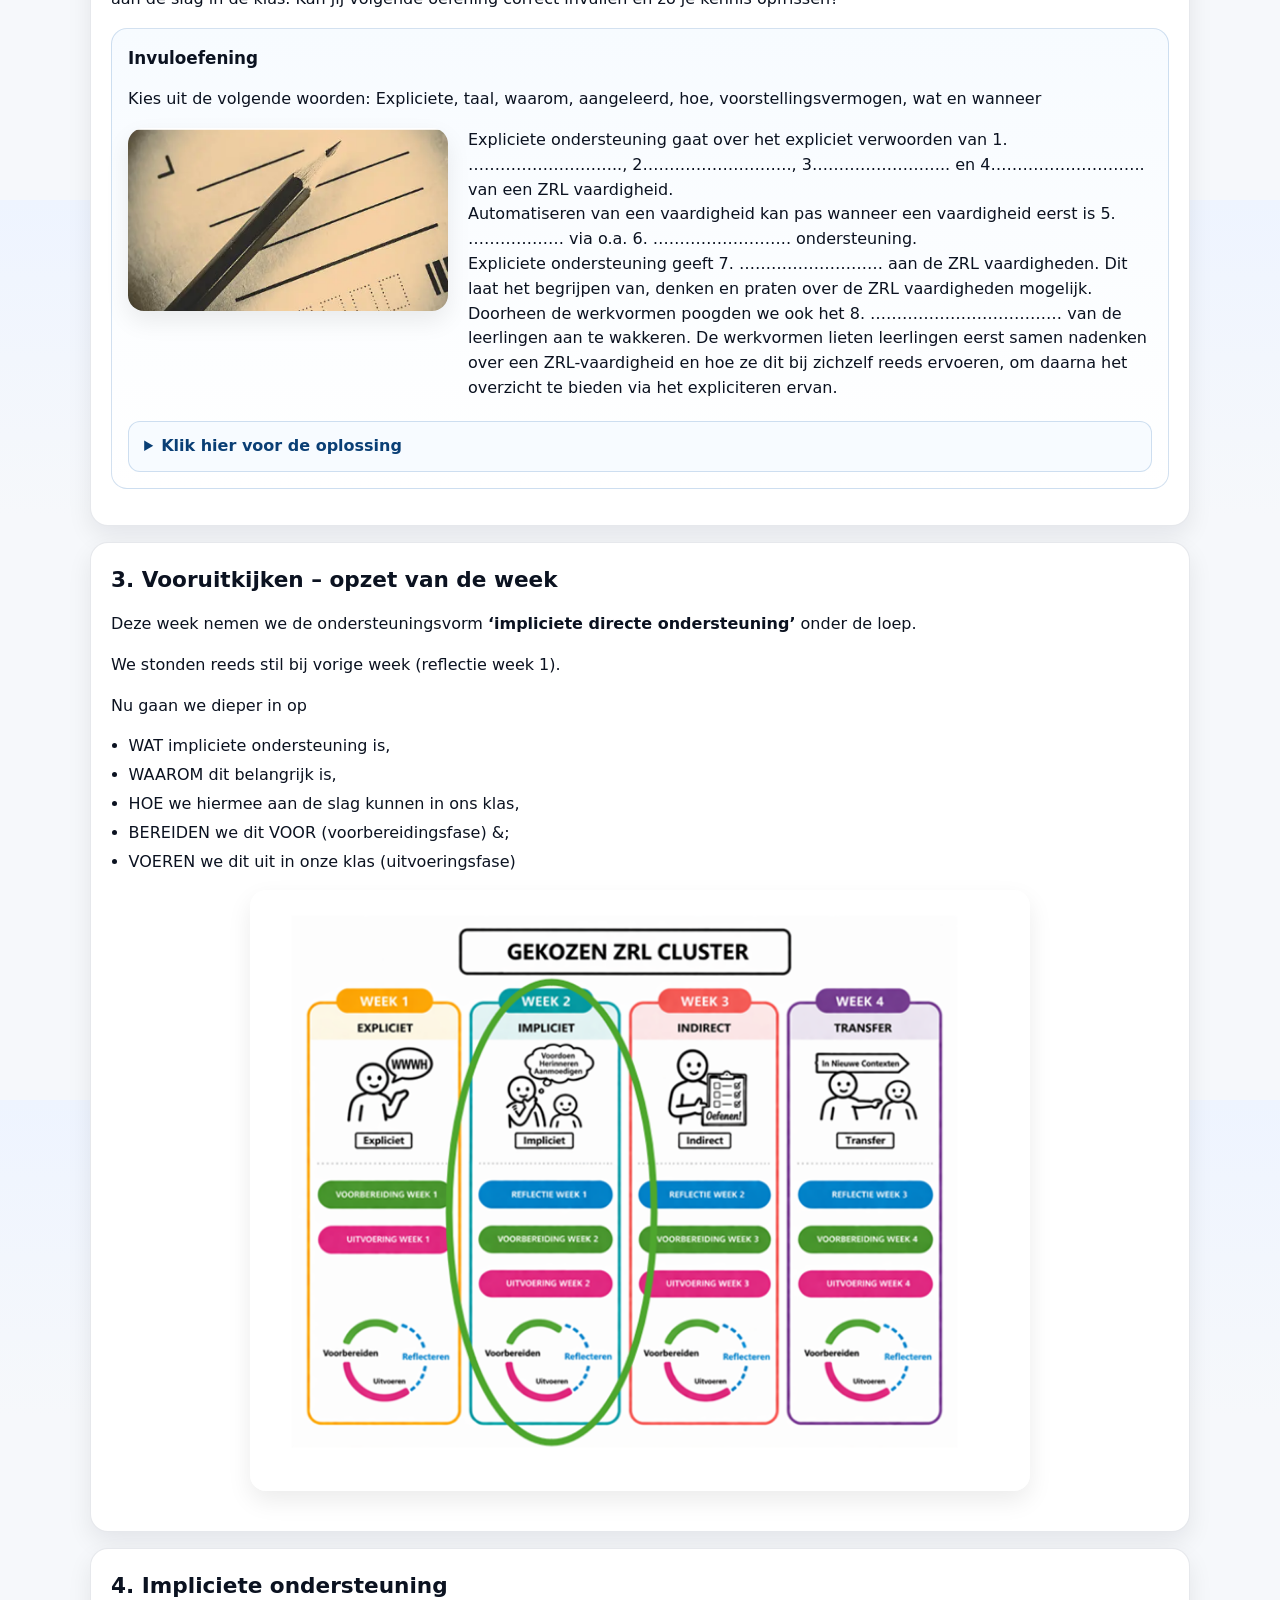
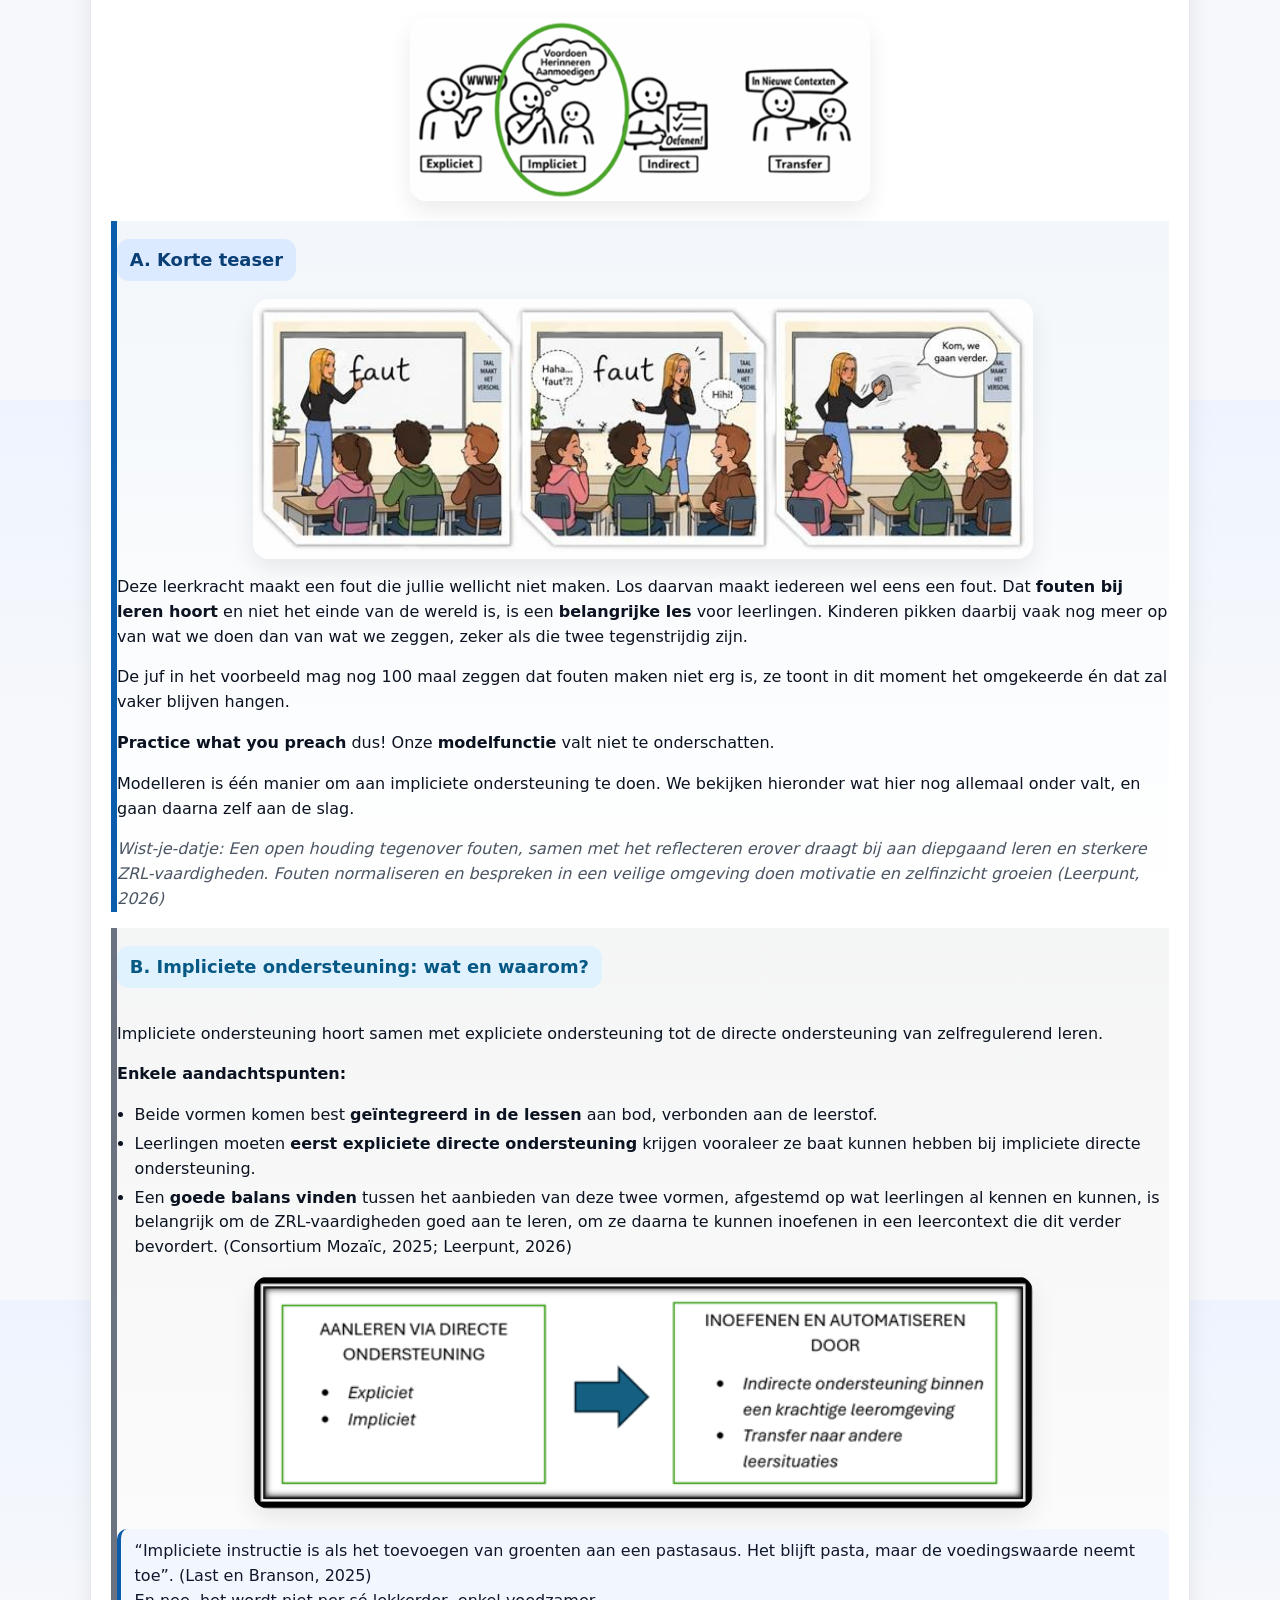
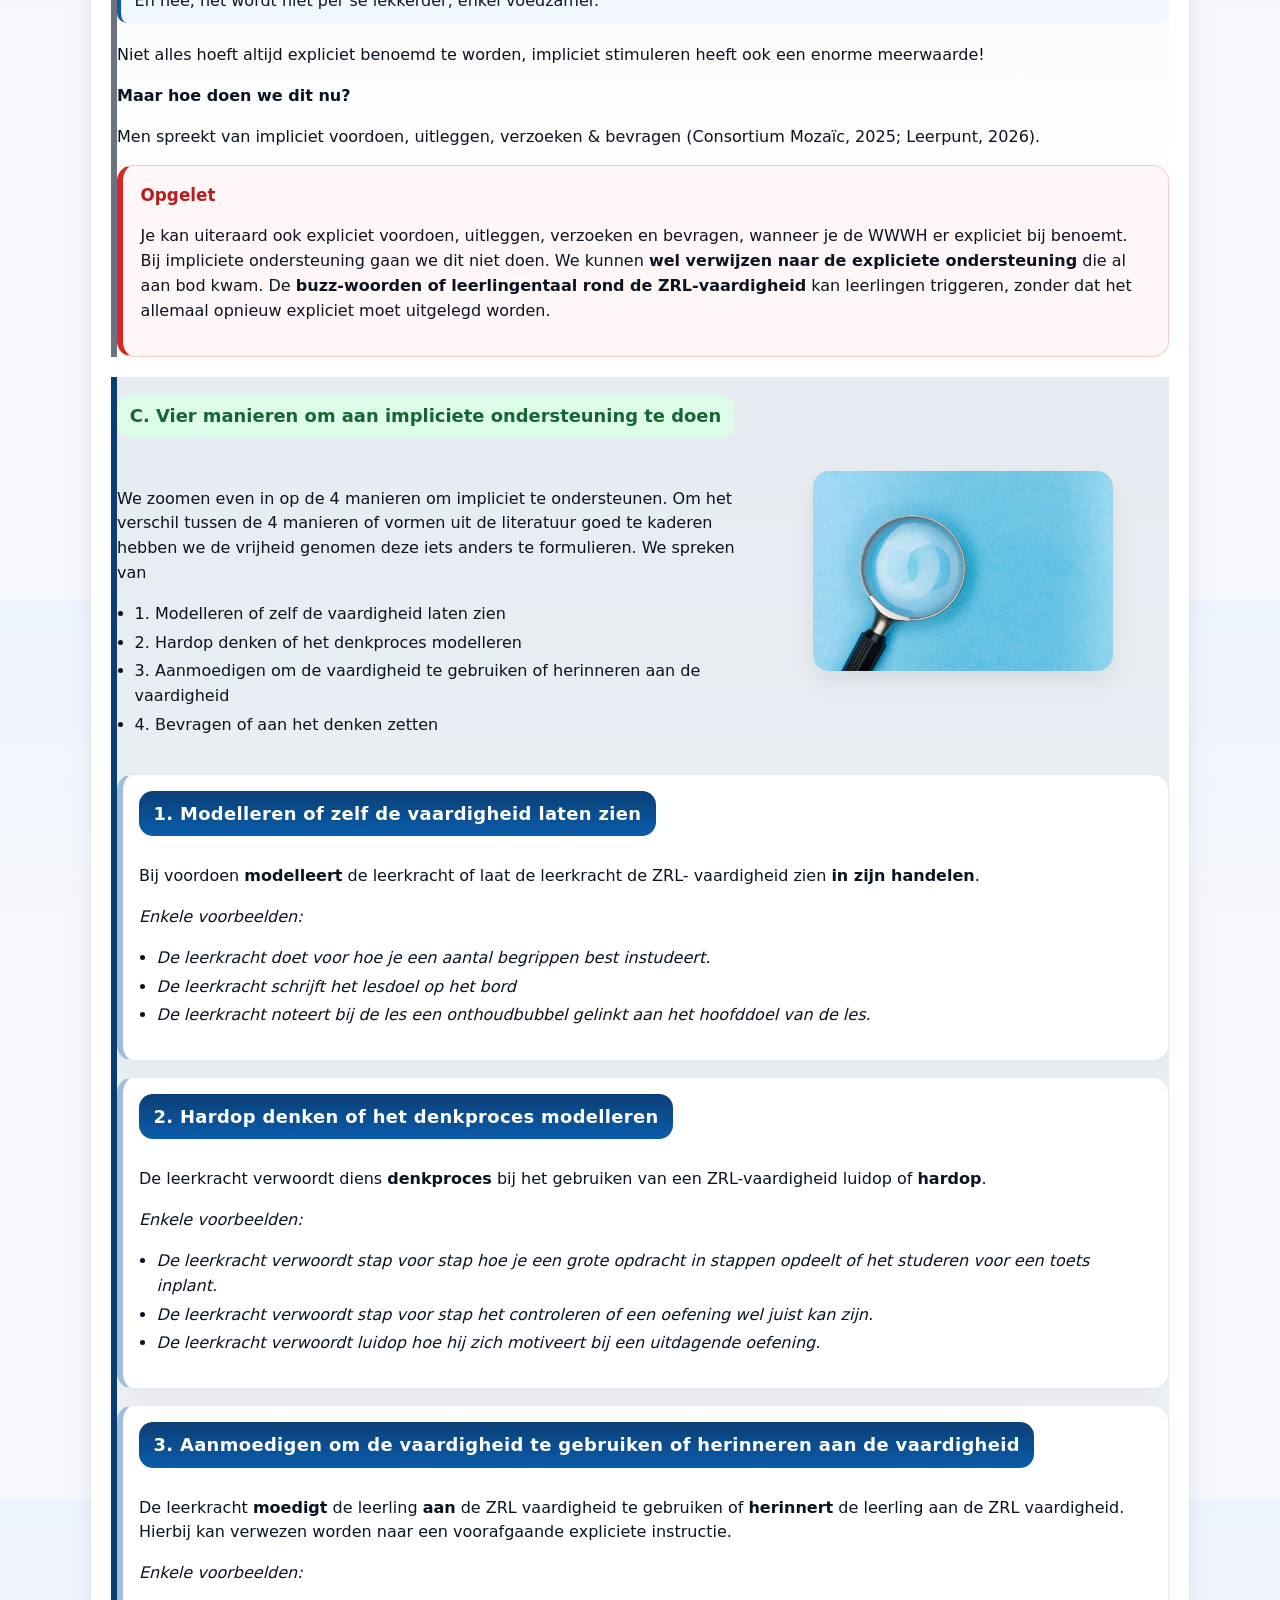
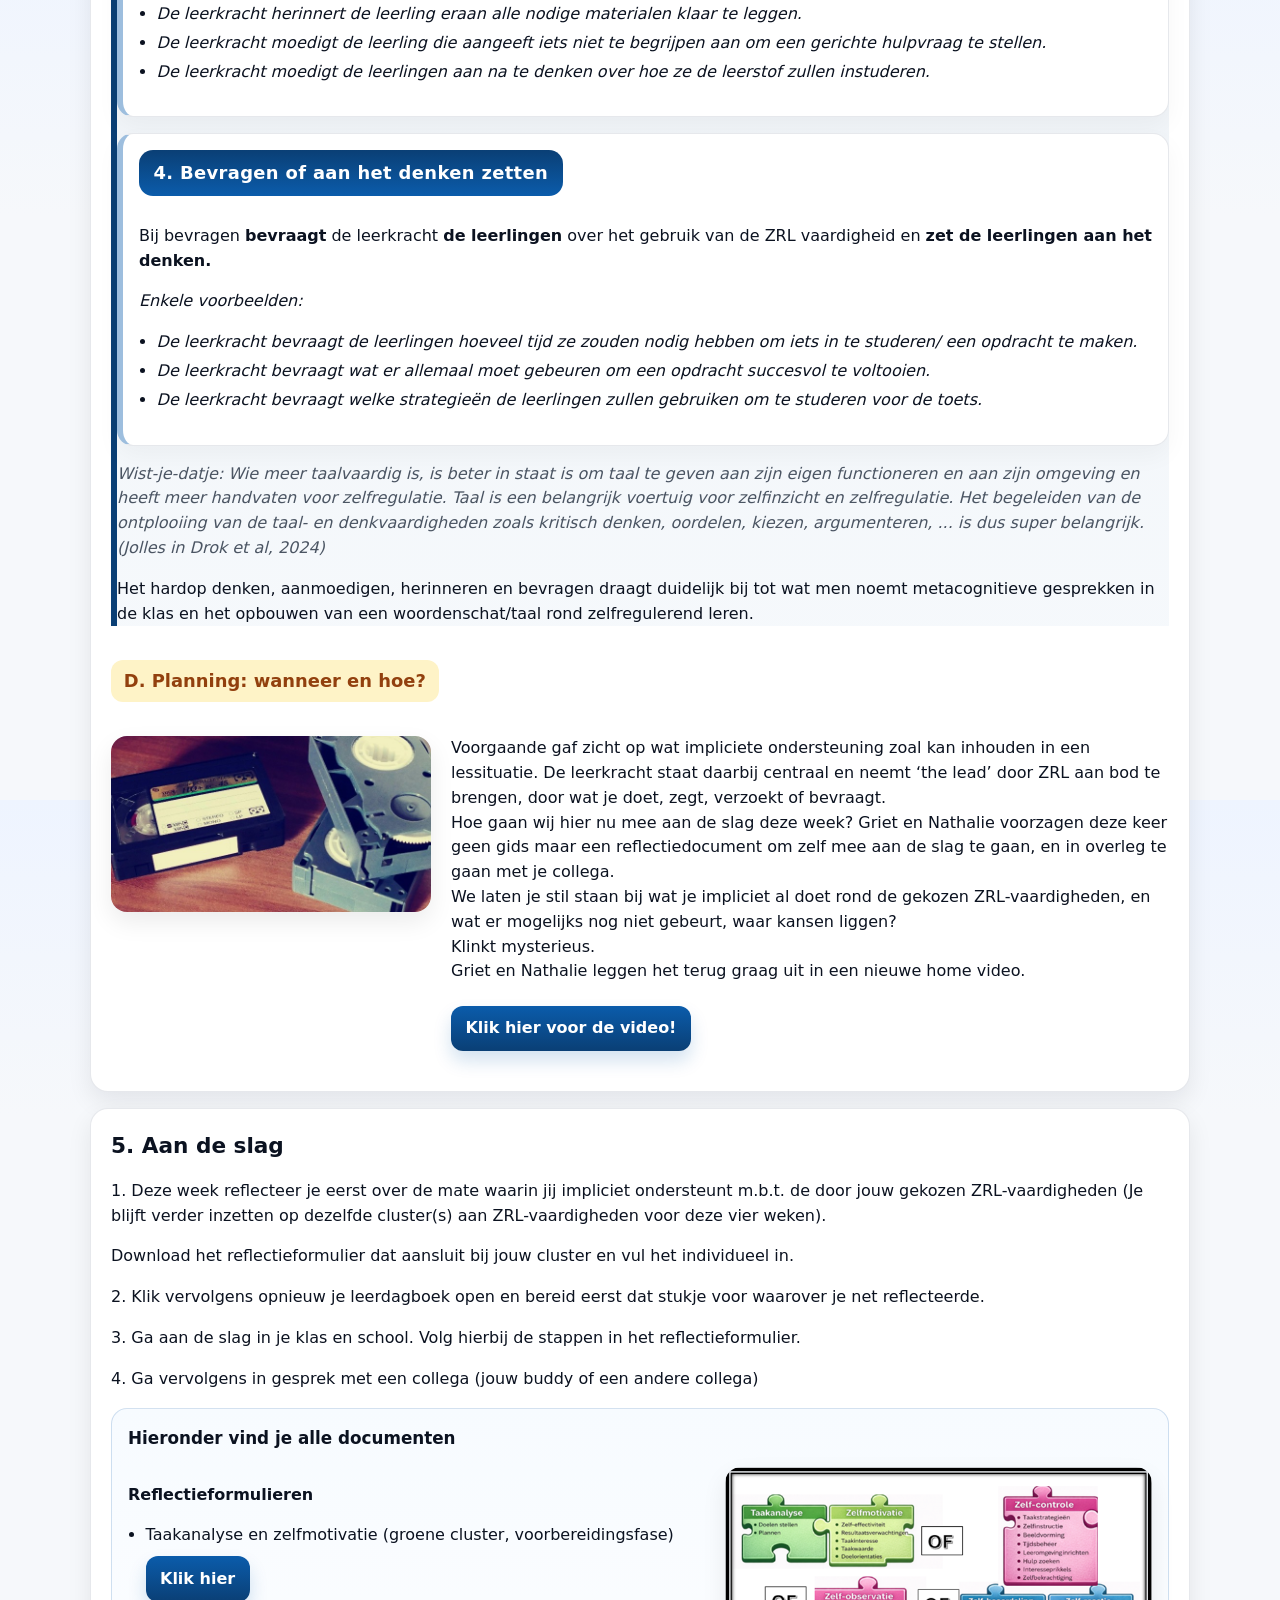
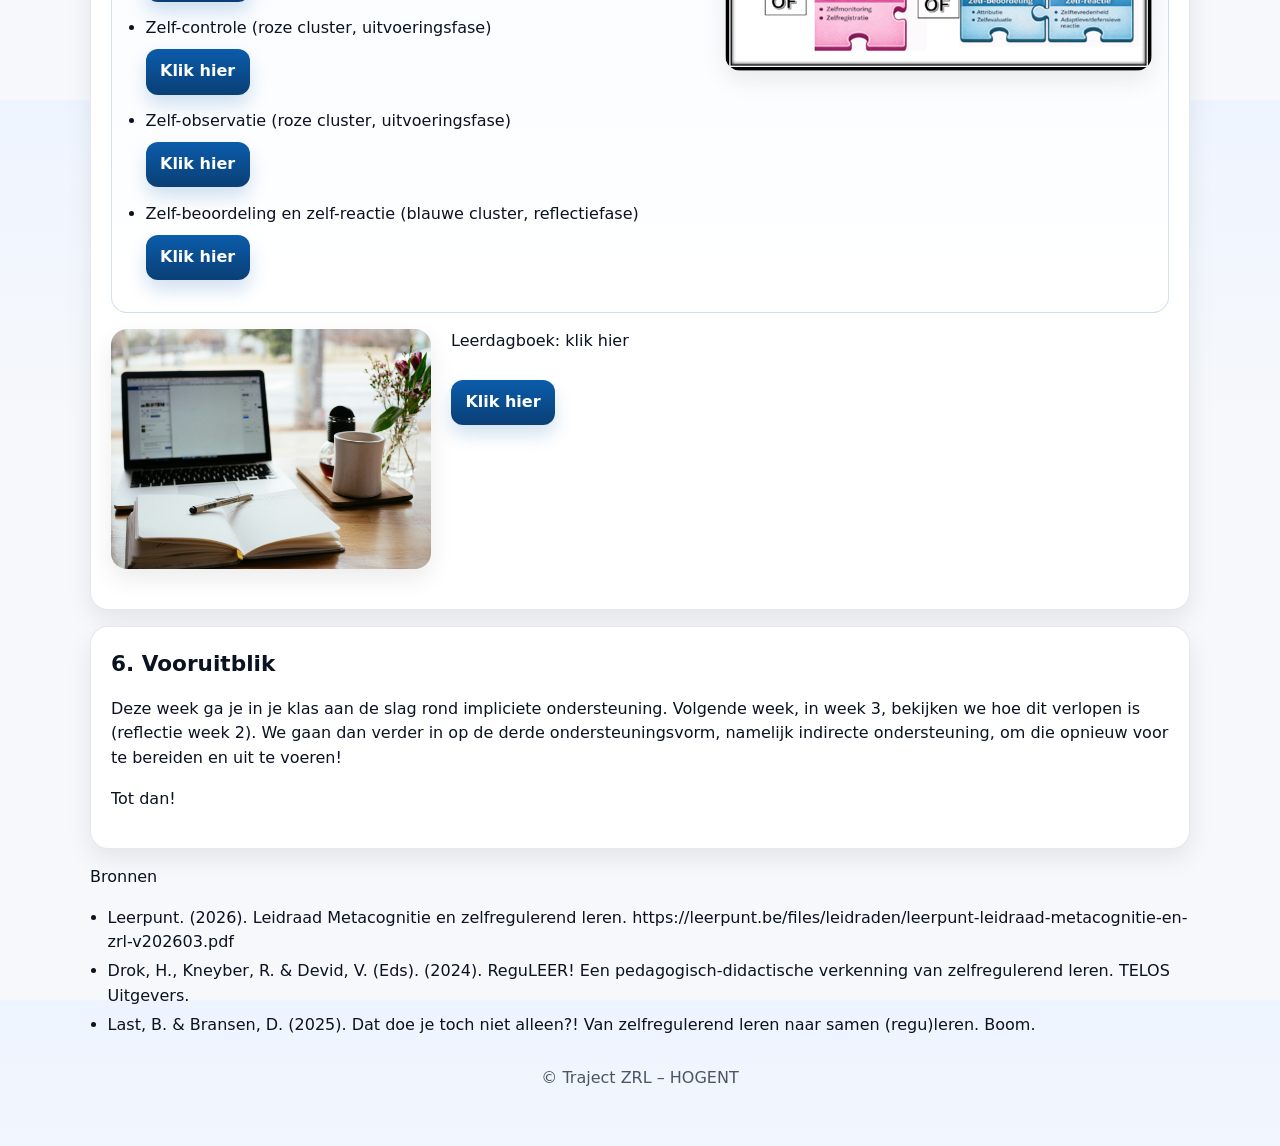
<file: weeks/cyclus2-week2.html>
<!doctype html>
<html lang="nl">
<head>
  <meta charset="utf-8" />
  <meta name="viewport" content="width=device-width,initial-scale=1" />
  <title>ZRL – Cyclus 2 – Week 2</title>
  <meta name="description" content="Cyclus 2 – Week 2 – Impliciete ondersteuning" />
  <link rel="stylesheet" href="../assets/css/styles.css" />
  <style>
    .visual-large{
      width: 100%;
      max-width: 780px;
      margin: 0 auto;
      display: block;
      border-radius: 16px;
      box-shadow: 0 10px 25px rgba(0,0,0,0.08);
    }

    .visual-medium{
      width: 100%;
      max-width: 460px;
      margin: 0 auto;
      display: block;
      border-radius: 16px;
      box-shadow: 0 10px 25px rgba(0,0,0,0.08);
    }

    .visual-small{
      width: 100%;
      max-width: 300px;
      margin: 0 auto;
      display: block;
      border-radius: 16px;
      box-shadow: 0 10px 25px rgba(0,0,0,0.08);
    }

    .centered-block{
      text-align: center;
      margin: 1rem 0 1.25rem;
    }

    .btn-space-top{
      margin-top: 1rem;
      display: inline-block;
    }

    .btn-space-top-lg{
      margin-top: 1.35rem;
      display: inline-block;
    }

    .doc-btn{
      margin-top: .5rem;
      display: inline-block;
    }

    .doc-list li{
      margin: .9rem 0;
    }

    .subsection--a .subsection-label,
    .subsection--b .subsection-label,
    .subsection--c .subsection-label,
    .subsection--d .subsection-label{
      font-size: 1.12rem;
      font-weight: 800;
      padding: .45rem .8rem;
      border-radius: 12px;
      display: inline-block;
    }

    .subsection--a .subsection-label{
      background: #dbeafe;
      color: #0a3f75;
    }

    .subsection--b .subsection-label{
      background: #e0f2fe;
      color: #075985;
    }

    .subsection--c .subsection-label{
      background: #dcfce7;
      color: #166534;
    }

    .subsection--d .subsection-label{
      background: #fef3c7;
      color: #92400e;
    }

    .smaller-visual{
      max-width: 420px;
    }

    .leerdagboek-btn{
      margin-top: 1.6rem;
      display: inline-block;
    }

    .solution-box{
      margin-top: 1rem;
    }

    .solution-box summary{
      cursor: pointer;
      font-weight: 800;
      padding: .75rem .95rem;
      border-radius: 12px;
      background: #f7fbff;
      border: 1px solid rgba(11,92,171,0.18);
      color: var(--brand-2);
    }

    .solution-box .details-body{
      margin-top: .75rem;
      padding: 1rem;
      border-radius: 14px;
      background: #fbfdff;
      border: 1px dashed rgba(11,92,171,0.35);
    }

    .full-width-note{
      margin-top: 1rem;
    }

    .wide-quote{
      margin: 1rem 0 1.25rem;
    }

    .zoom-row{
      display: grid;
      grid-template-columns: 1.2fr .8fr;
      gap: 1.25rem;
      align-items: start;
      margin: 1rem 0 1.25rem;
    }

    .warning-box{
      margin: 1rem 0 1.25rem;
      padding: 1rem 1.1rem;
      border-radius: 16px;
      background: #fff7f7;
      border: 1px solid rgba(220,38,38,0.20);
      border-left: 6px solid #dc2626;
    }

    .warning-box h4{
      color: #b91c1c;
      margin: 0 0 .45rem;
    }

    .examples-italic li{
      font-style: italic;
    }

    .reflectie-docs-row{
      display: grid;
      grid-template-columns: 1.15fr .85fr;
      gap: 1.25rem;
      align-items: start;
      margin-top: 1rem;
    }

    .reflectie-docs-row .visual-small{
      max-width: 460px;
    }

    @media (max-width: 900px){
      .zoom-row,
      .reflectie-docs-row{
        grid-template-columns: 1fr;
      }
    }
  </style>
</head>
<body>
  <a class="skip-link" href="#content">Spring naar inhoud</a>
 </div>

  <header class="site-header">
    <div class="container header-inner">
      <div class="brand">
        <div class="brand-logos">
          <img class="logo" src="../HOGENT-LOGO.png" alt="HOGENT logo">
          <img class="logo" src="../LDIV-logo.png" alt="Research Centre for Learning in Diversity logo">
        </div>
        <div class="brand-text">
          <p class="kicker">Cyclus 2</p>
          <h1>Week 2 – Impliciete ondersteuning</h1>
          <p class="subtitle">Van expliciet aanleren naar impliciet stimuleren in de klas</p>
        </div>
      </div>

      <nav class="topnav" aria-label="Hoofdnavigatie">
        <a class="navlink" href="../index.html">Intro</a>
        <a class="navlink" href="cyclus2-week1.html">Cyclus 2 – Week 1</a>
        <a class="navlink active" href="cyclus2-week2.html">Cyclus 2 – Week 2</a>
        <a class="navlink" href="../index.html#overzicht">Overzicht</a>
      </nav>
    </div>
  </header>

  <main id="content" class="container">

    <section class="hero-split">
      <div class="hero-text">
        <p class="hero-kicker">CYCLUS 2 – WEEK 2</p>
        <h2>Impliciete ondersteuning</h2>
        <p>⏱ Tijdsindicatie: <strong>max. 60 minuten</strong></p>

        <div class="pillrow" aria-label="Snelle navigatie">
          <a class="pill" href="#terugblik">Terugblik</a>
          <a class="pill" href="#herhaling">Herhaling</a>
          <a class="pill" href="#opzet">Opzet</a>
          <a class="pill" href="#impliciet">Impliciete ondersteuning</a>
          <a class="pill" href="#aan-de-slag">Aan de slag</a>
          <a class="pill" href="#vooruitblik">Vooruitblik</a>
        </div>

        <p>Deze week nemen we de ondersteuningsvorm <strong>impliciete directe ondersteuning</strong> onder de loep.</p>
      </div>
    </section>

    <section id="terugblik" class="card">
      <h2>1. Even terugblikken</h2>

      <section class="subsection subsection--a">
        <p class="subsection-label">A. Overzicht</p>

        <div class="image-inline">
          <img src="../Spiegel.jpg" alt="Spiegel" class="image-inline__img">
          <div class="image-inline__text">
            <p><strong>Vorige week:</strong></p>
            <ul class="checklist">
              <li>kozen we een cluster met ZRL-vaardigheden uit, om met onze leerlingen de komende vier weken mee aan de slag te gaan,</li>
              <li>Kozen we één werkvorm uit één van de vier inspiratiegidsen expliciete directe ondersteuning,</li>
              <li>planden we hoe we deze werkvorm in ons klas zouden uitvoeren (voorbereidingsfase)</li>
              <li>stonden we stil bij de uitvoering ervan</li>
              <li>&amp; gingen we vol goede moed aan de slag met onze klas (uitvoeringsfase)</li>
            </ul>
          </div>
        </div>
      </section>

      <section class="subsection subsection--b">
        <p class="subsection-label">B. Leerdagboek</p>

        <div class="image-inline">
          <img src="../online-leerdagboek.jpg" alt="Online leerdagboek" class="image-inline__img">
          <div class="image-inline__text">
            <p><strong>Deze week:</strong></p>
            <ul class="checklist">
              <li>staan we allereerst in ons leerdagboek stil bij hoe ons experiment gelopen is. Wat lukte goed? Wat lukte minder goed? Wat leren we hieruit? (reflectiefase)</li>
              <li>zetten we onze motivatie voor de nieuwe week op scherp</li>
              <li>en nemen we de volgende ondersteuningsvorm onder de loep.</li>
            </ul>

            <p>Ga nu eerst naar je leerdagboek via deze link (sla het eerst op jouw pc op voor je erin werkt) of via de bijlage bij de mail.</p>

            <a class="btn leerdagboek-btn" href="../Leerdagboekcyclus2week2.docx" target="_blank" rel="noopener">Klik hier voor het leerdagboek</a>
          </div>
        </div>
      </section>
    </section>

    <section id="herhaling" class="card">
      <h2>2. Korte herhaling</h2>

      <p>Vorige week hadden we het over expliciete directe ondersteuning. We exploreerden wat dit precies inhoudt, en gingen hiermee aan de slag in de klas. Kan jij volgende oefening correct invullen en zo je kennis opfrissen?</p>

      <div class="callout">
        <h4>Invuloefening</h4>
        <p>Kies uit de volgende woorden: Expliciete, taal, waarom, aangeleerd, hoe, voorstellingsvermogen, wat en wanneer</p>

        <div class="image-inline">
          <img src="../invullen.png" alt="Invuloefening expliciete ondersteuning" class="image-inline__img visual-medium">
          <div class="image-inline__text">
            <p>Expliciete ondersteuning gaat over het expliciet verwoorden van 1. ……………………….., 2………………………., 3…………………….. en 4……………………….. van een ZRL vaardigheid.</p>
            <p>Automatiseren van een vaardigheid kan pas wanneer een vaardigheid eerst is 5. ……………… via o.a. 6. …………………….. ondersteuning.</p>
            <p>Expliciete ondersteuning geeft 7. ……………………… aan de ZRL vaardigheden. Dit laat het begrijpen van, denken en praten over de ZRL vaardigheden mogelijk.</p>
            <p>Doorheen de werkvormen poogden we ook het 8. ……………………………… van de leerlingen aan te wakkeren. De werkvormen lieten leerlingen eerst samen nadenken over een ZRL-vaardigheid en hoe ze dit bij zichzelf reeds ervoeren, om daarna het overzicht te bieden via het expliciteren ervan.</p>
          </div>
        </div>

        <details class="solution-box">
          <summary>Klik hier voor de oplossing</summary>
          <div class="details-body">
            <p><strong>Antwoorden:</strong></p>
            <ul class="checklist">
              <li>1 t.e.m. 4: Wat, Waarom, Wanneer, Hoe</li>
              <li>5. Aangeleerd.</li>
              <li>6. Expliciete</li>
              <li>7. Taal</li>
              <li>8. voorstellingsvermogen</li>
            </ul>
          </div>
        </details>
      </div>
    </section>

    <section id="opzet" class="card">
      <h2>3. Vooruitkijken – opzet van de week</h2>

      <p>Deze week nemen we de ondersteuningsvorm <strong>‘impliciete directe ondersteuning’</strong> onder de loep.</p>
      <p>We stonden reeds stil bij vorige week (reflectie week 1).</p>
      <p>Nu gaan we dieper in op</p>

      <ul class="checklist">
        <li>WAT impliciete ondersteuning is,</li>
        <li>WAAROM dit belangrijk is,</li>
        <li>HOE we hiermee aan de slag kunnen in ons klas,</li>
        <li>BEREIDEN we dit VOOR (voorbereidingsfase) &amp;;</li>
        <li>VOEREN we dit uit in onze klas (uitvoeringsfase)</li>
      </ul>

      <div class="centered-block">
        <img src="../week2cyclus2.png" alt="Opzet van week 2 cyclus 2" class="visual-large">
      </div>
    </section>

    <section id="impliciet" class="card">
      <h2>4. Impliciete ondersteuning</h2>

      <div class="centered-block">
        <img src="../impliciet2.png" alt="Impliciete ondersteuning" class="visual-medium">
      </div>

      <section class="subsection subsection--a">
        <p class="subsection-label">A. Korte teaser</p>

        <div class="stacked-visual">
          <img src="../stripweek2.jpg" alt="Strip over impliciete ondersteuning" class="visual-large">
        </div>

        <div class="section-intro">
          <p>Deze leerkracht maakt een fout die jullie wellicht niet maken. Los daarvan maakt iedereen wel eens een fout. Dat <strong>fouten bij leren hoort</strong> en niet het einde van de wereld is, is een <strong>belangrijke les</strong> voor leerlingen. Kinderen pikken daarbij vaak nog meer op van wat we doen dan van wat we zeggen, zeker als die twee tegenstrijdig zijn.</p>
          <p>De juf in het voorbeeld mag nog 100 maal zeggen dat fouten maken niet erg is, ze toont in dit moment het omgekeerde én dat zal vaker blijven hangen.</p>
          <p><strong>Practice what you preach</strong> dus! Onze <strong>modelfunctie</strong> valt niet te onderschatten.</p>
          <p>Modelleren is één manier om aan impliciete ondersteuning te doen. We bekijken hieronder wat hier nog allemaal onder valt, en gaan daarna zelf aan de slag.</p>
        </div>

        <p class="note full-width-note"><em>Wist-je-datje: Een open houding tegenover fouten, samen met het reflecteren erover draagt bij aan diepgaand leren en sterkere ZRL-vaardigheden. Fouten normaliseren en bespreken in een veilige omgeving doen motivatie en zelfinzicht groeien (Leerpunt, 2026)</em></p>
      </section>

      <section class="subsection subsection--b">
        <p class="subsection-label">B. Impliciete ondersteuning: wat en waarom?</p>

        <p>Impliciete ondersteuning hoort samen met expliciete ondersteuning tot de directe ondersteuning van zelfregulerend leren.</p>
        <p><strong>Enkele aandachtspunten:</strong></p>
        <ul class="checklist">
          <li>Beide vormen komen best <strong>geïntegreerd in de lessen</strong> aan bod, verbonden aan de leerstof.</li>
          <li>Leerlingen moeten <strong>eerst expliciete directe ondersteuning</strong> krijgen vooraleer ze baat kunnen hebben bij impliciete directe ondersteuning.</li>
          <li>Een <strong>goede balans vinden</strong> tussen het aanbieden van deze twee vormen, afgestemd op wat leerlingen al kennen en kunnen, is belangrijk om de ZRL-vaardigheden goed aan te leren, om ze daarna te kunnen inoefenen in een leercontext die dit verder bevordert. (Consortium Mozaïc, 2025; Leerpunt, 2026)</li>
        </ul>

        <div class="centered-block">
          <img src="../aanlerenvsautomatiseren.png" alt="Aanleren versus automatiseren" class="visual-large">
        </div>

        <p class="quote wide-quote">“Impliciete instructie is als het toevoegen van groenten aan een pastasaus. Het blijft pasta, maar de voedingswaarde neemt toe”. (Last en Branson, 2025)<br>En nee, het wordt niet per sé lekkerder, enkel voedzamer.</p>

        <p>Niet alles hoeft altijd expliciet benoemd te worden, impliciet stimuleren heeft ook een enorme meerwaarde!</p>
        <p><strong>Maar hoe doen we dit nu?</strong></p>
        <p>Men spreekt van impliciet voordoen, uitleggen, verzoeken &amp; bevragen (Consortium Mozaïc, 2025; Leerpunt, 2026).</p>

        <div class="warning-box">
          <h4>Opgelet</h4>
          <p>Je kan uiteraard ook expliciet voordoen, uitleggen, verzoeken en bevragen, wanneer je de WWWH er expliciet bij benoemt. Bij impliciete ondersteuning gaan we dit niet doen. We kunnen <strong>wel verwijzen naar de expliciete ondersteuning</strong> die al aan bod kwam. De <strong>buzz-woorden of leerlingentaal rond de ZRL-vaardigheid</strong> kan leerlingen triggeren, zonder dat het allemaal opnieuw expliciet moet uitgelegd worden.</p>
        </div>
      </section>

      <section class="subsection subsection--c">
        <p class="subsection-label">C. Vier manieren om aan impliciete ondersteuning te doen</p>

        <div class="zoom-row">
          <div>
            <p>We zoomen even in op de 4 manieren om impliciet te ondersteunen. Om het verschil tussen de 4 manieren of vormen uit de literatuur goed te kaderen hebben we de vrijheid genomen deze iets anders te formulieren. 
            We spreken van 
              <ul class="checklist">
                <li>1. Modelleren of zelf de vaardigheid laten zien </li> 
                <li>2. Hardop denken of het denkproces modelleren </li>
                <li>3. Aanmoedigen om de vaardigheid te gebruiken of herinneren aan de vaardigheid </li>
                <li>4. Bevragen of aan het denken zetten</li>
          </div>
          <div>
            <img src="../inzoomen.jpg" alt="Inzoomen op impliciete ondersteuning" class="visual-small">
          </div>
        </div>

        <div class="w-section">
          <h3 class="w-title">1. Modelleren of zelf de vaardigheid laten zien</h3>
          <p>Bij voordoen <strong>modelleert</strong> de leerkracht of laat de leerkracht de ZRL- vaardigheid zien <strong>in zijn handelen</strong>.</p>
          <p><em>Enkele voorbeelden:</em></p>
          <ul class="checklist examples-italic">
            <li>De leerkracht doet voor hoe je een aantal begrippen best instudeert.</li>
            <li>De leerkracht schrijft het lesdoel op het bord</li>
            <li>De leerkracht noteert bij de les een onthoudbubbel gelinkt aan het hoofddoel van de les.</li>
          </ul>
        </div>

        <div class="w-section">
          <h3 class="w-title">2. Hardop denken of het denkproces modelleren</h3>
          <p></p>De leerkracht verwoordt diens <strong>denkproces</strong> bij het gebruiken van een ZRL-vaardigheid luidop of <strong>hardop</strong>.</p>
          <p><em>Enkele voorbeelden:</em></p>
          <ul class="checklist examples-italic">
            <li>De leerkracht verwoordt stap voor stap hoe je een grote opdracht in stappen opdeelt of het studeren voor een toets inplant.</li>
            <li>De leerkracht verwoordt stap voor stap het controleren of een oefening wel juist kan zijn.</li>
            <li>De leerkracht verwoordt luidop hoe hij zich motiveert bij een uitdagende oefening.</li>
          </ul>
        </div>

        <div class="w-section">
          <h3 class="w-title">3. Aanmoedigen om de vaardigheid te gebruiken of herinneren aan de vaardigheid</h3>
          <p></p>De leerkracht <strong>moedigt</strong> de leerling <strong>aan</strong> de ZRL vaardigheid te gebruiken of <strong>herinnert</strong> de leerling aan de ZRL vaardigheid. Hierbij kan verwezen worden naar een voorafgaande expliciete instructie.</p>
          <p><em>Enkele voorbeelden:</em></p>
          <ul class="checklist examples-italic">
            <li>De leerkracht herinnert de leerling eraan alle nodige materialen klaar te leggen.</li>
            <li>De leerkracht moedigt de leerling die aangeeft iets niet te begrijpen aan om een gerichte hulpvraag te stellen.</li>
            <li>De leerkracht moedigt de leerlingen aan na te denken over hoe ze de leerstof zullen instuderen.</li>
          </ul>
        </div>

        <div class="w-section">
          <h3 class="w-title">4. Bevragen of aan het denken zetten</h3>
          <p>Bij bevragen <strong>bevraagt</strong> de leerkracht <strong>de leerlingen</strong> over het gebruik van de ZRL vaardigheid en <strong>zet de leerlingen aan het denken.</strong></p>
          <p><em>Enkele voorbeelden:</em></p>
          <ul class="checklist examples-italic">
            <li>De leerkracht bevraagt de leerlingen hoeveel tijd ze zouden nodig hebben om iets in te studeren/ een opdracht te maken.</li>
            <li>De leerkracht bevraagt wat er allemaal moet gebeuren om een opdracht succesvol te voltooien.</li>
            <li>De leerkracht bevraagt welke strategieën de leerlingen zullen gebruiken om te studeren voor de toets.</li>
          </ul>
        </div>

        <p class="note full-width-note"><em>Wist-je-datje: Wie meer taalvaardig is, is beter in staat is om taal te geven aan zijn eigen functioneren en aan zijn omgeving en heeft meer handvaten voor zelfregulatie. Taal is een belangrijk voertuig voor zelfinzicht en zelfregulatie. Het begeleiden van de ontplooiing van de taal- en denkvaardigheden zoals kritisch denken, oordelen, kiezen, argumenteren, ... is dus super belangrijk. (Jolles in Drok et al, 2024)</em></p>

        <p>Het hardop denken, aanmoedigen, herinneren en bevragen draagt duidelijk bij tot wat men noemt metacognitieve gesprekken in de klas en het opbouwen van een woordenschat/taal rond zelfregulerend leren.</p>
      </section>

      <section class="subsection subsection--d">
        <p class="subsection-label">D. Planning: wanneer en hoe?</p>

        <div class="image-inline">
          <img src="../Video.jpg" alt="Home video" class="image-inline__img visual-medium">
          <div class="image-inline__text">
            <p>Voorgaande gaf zicht op wat impliciete ondersteuning zoal kan inhouden in een lessituatie. De leerkracht staat daarbij centraal en neemt ‘the lead’ door ZRL aan bod te brengen, door wat je doet, zegt, verzoekt of bevraagt.</p>

            <p>Hoe gaan wij hier nu mee aan de slag deze week? Griet en Nathalie voorzagen deze keer geen gids maar een reflectiedocument om zelf mee aan de slag te gaan, en in overleg te gaan met je collega.</p>
            <p>We laten je stil staan bij wat je impliciet al doet rond de gekozen ZRL-vaardigheden, en wat er mogelijks nog niet gebeurt, waar kansen liggen?</p>

            <p>Klinkt mysterieus.</p>

            <p>Griet en Nathalie leggen het terug graag uit in een nieuwe home video.</p>

            <a class="btn btn-space-top-lg" href="https://hogent.cloud.panopto.eu/Panopto/Pages/Viewer.aspx?id=bbdf2472-efa2-4b2b-a95f-b43c01110592" target="_blank" rel="noopener">
              Klik hier voor de video!
            </a>
          </div>
        </div>
      </section>
    </section>

    <section id="aan-de-slag" class="card">
      <h2>5. Aan de slag</h2>

      <p>1. Deze week reflecteer je eerst over de mate waarin jij impliciet ondersteunt m.b.t. de door jouw gekozen ZRL-vaardigheden (Je blijft verder inzetten op dezelfde cluster(s) aan ZRL-vaardigheden voor deze vier weken).</p>
      <p>Download het reflectieformulier dat aansluit bij jouw cluster en vul het individueel in.</p>
      <p>2. Klik vervolgens opnieuw je leerdagboek open en bereid eerst dat stukje voor waarover je net reflecteerde.</p>
      <p>3. Ga aan de slag in je klas en school. Volg hierbij de stappen in het reflectieformulier.</p>
      <p>4. Ga vervolgens in gesprek met een collega (jouw buddy of een andere collega)</p>

      <div class="callout">
        <h4>Hieronder vind je alle documenten</h4>

        <div class="reflectie-docs-row">
          <div>
            <p><strong>Reflectieformulieren</strong></p>

            <ul class="checklist doc-list">
              <li>Taakanalyse en zelfmotivatie (groene cluster, voorbereidingsfase)
                <br><a class="btn doc-btn" href="../Reflectieformulier1.pdf" target="_blank" rel="noopener">Klik hier</a>
              </li>
              <li>Zelf-controle (roze cluster, uitvoeringsfase)
                <br><a class="btn doc-btn" href="../Reflectieformulier2.pdf" target="_blank" rel="noopener">Klik hier</a>
              </li>
              <li>Zelf-observatie (roze cluster, uitvoeringsfase)
                <br><a class="btn doc-btn" href="../Reflectieformulier3.pdf" target="_blank" rel="noopener">Klik hier</a>
              </li>
              <li>Zelf-beoordeling en zelf-reactie (blauwe cluster, reflectiefase)
                <br><a class="btn doc-btn" href="../Reflectieformulier4.pdf" target="_blank" rel="noopener">Klik hier</a>
              </li>
            </ul>
          </div>

          <div>
            <img src="../keuzeclusters.png" alt="Keuzeclusters" class="visual-small">
          </div>
        </div>
      </div>

      <div class="image-inline">
        <img src="../online-leerdagboek.jpg" alt="Online leerdagboek" class="image-inline__img">
        <div class="image-inline__text">
          <p>Leerdagboek: klik hier</p>
          <a class="btn leerdagboek-btn" href="../Leerdagboekcyclus2week2.docx" target="_blank" rel="noopener">Klik hier</a>
        </div>
      </div>
    </section>

    <section id="vooruitblik" class="card">
      <h2>6. Vooruitblik</h2>

      <p>Deze week ga je in je klas aan de slag rond impliciete ondersteuning. Volgende week, in week 3, bekijken we hoe dit verlopen is (reflectie week 2). We gaan dan verder in op de derde ondersteuningsvorm, namelijk indirecte ondersteuning, om die opnieuw voor te bereiden en uit te voeren!</p>
      <p>Tot dan!</p>
    </section>

    <p>Bronnen</p>
    <ul class="checklist">
      <li>Leerpunt. (2026). Leidraad Metacognitie en zelfregulerend leren. https://leerpunt.be/files/leidraden/leerpunt-leidraad-metacognitie-en-zrl-v202603.pdf</li>
      <li>Drok, H., Kneyber, R. &amp; Devid, V. (Eds). (2024). ReguLEER! Een pedagogisch-didactische verkenning van zelfregulerend leren. TELOS Uitgevers.</li>
      <li>Last, B. &amp; Bransen, D. (2025). Dat doe je toch niet alleen?! Van zelfregulerend leren naar samen (regu)leren. Boom.</li>
    </ul>

    <footer class="footer">
      <p class="note">© Traject ZRL – HOGENT </p>
    </footer>
  </main>

  <script src="../assets/js/main.js"></script>
  <script>
(function () {
  let preview = new URLSearchParams(window.location.search)
    .get('preview') === '1';

  function showUnderConstruction() {
    if (preview) return;

    const overlay = document.createElement('div');
    overlay.className = 'under-construction-overlay';

    overlay.innerHTML = `
      <div class="under-construction-content">
        <h1>Under construction</h1>
        <p>Deze pagina is momenteel nog in opbouw.</p>
        <p>We werken volop aan het leertraject. Binnenkort vind je hier meer informatie!</p>
      </div>
    `;

    document.body.appendChild(overlay);
  }

  showUnderConstruction();

  document.addEventListener('keydown', function (event) {
    if (event.ctrlKey && event.altKey && event.key.toLowerCase() === 'p') {
      window.location.search = '?preview=1';
    }
  });
})();
</script>
</body>
</html>
</file>
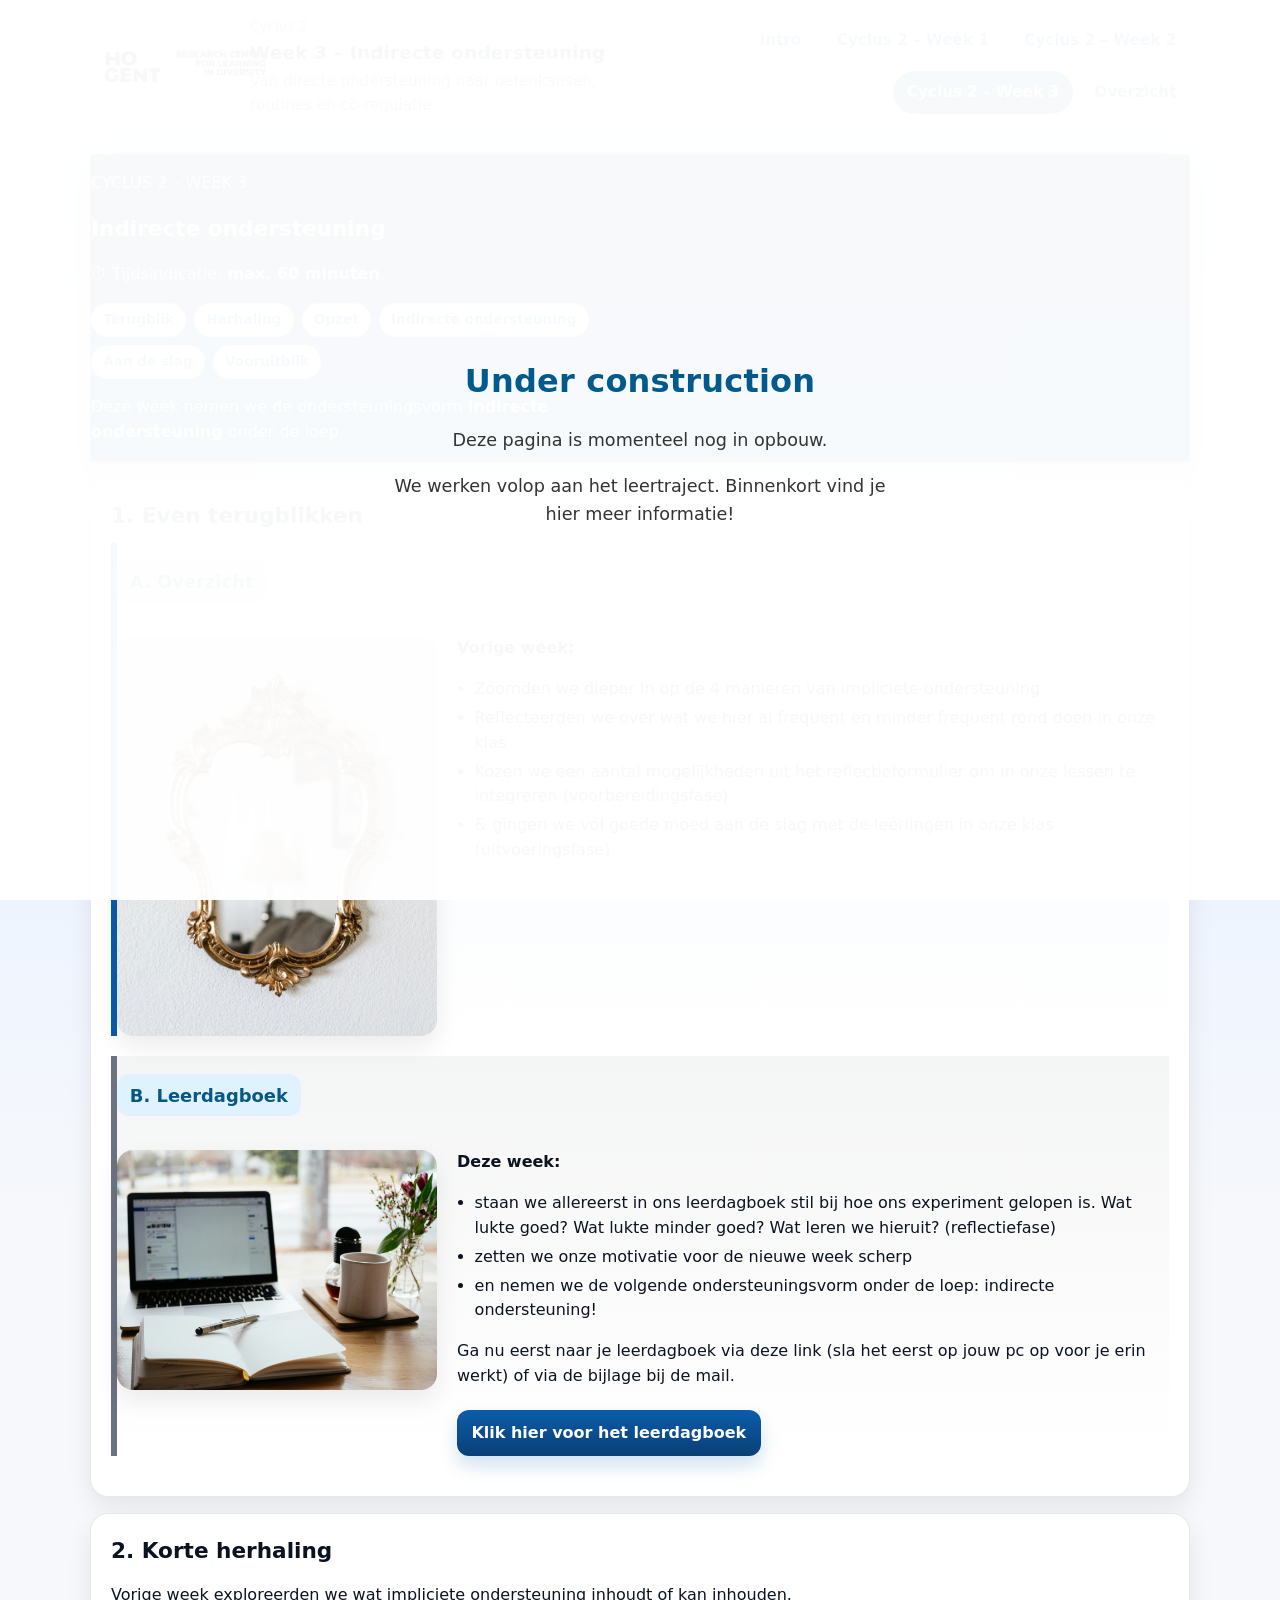
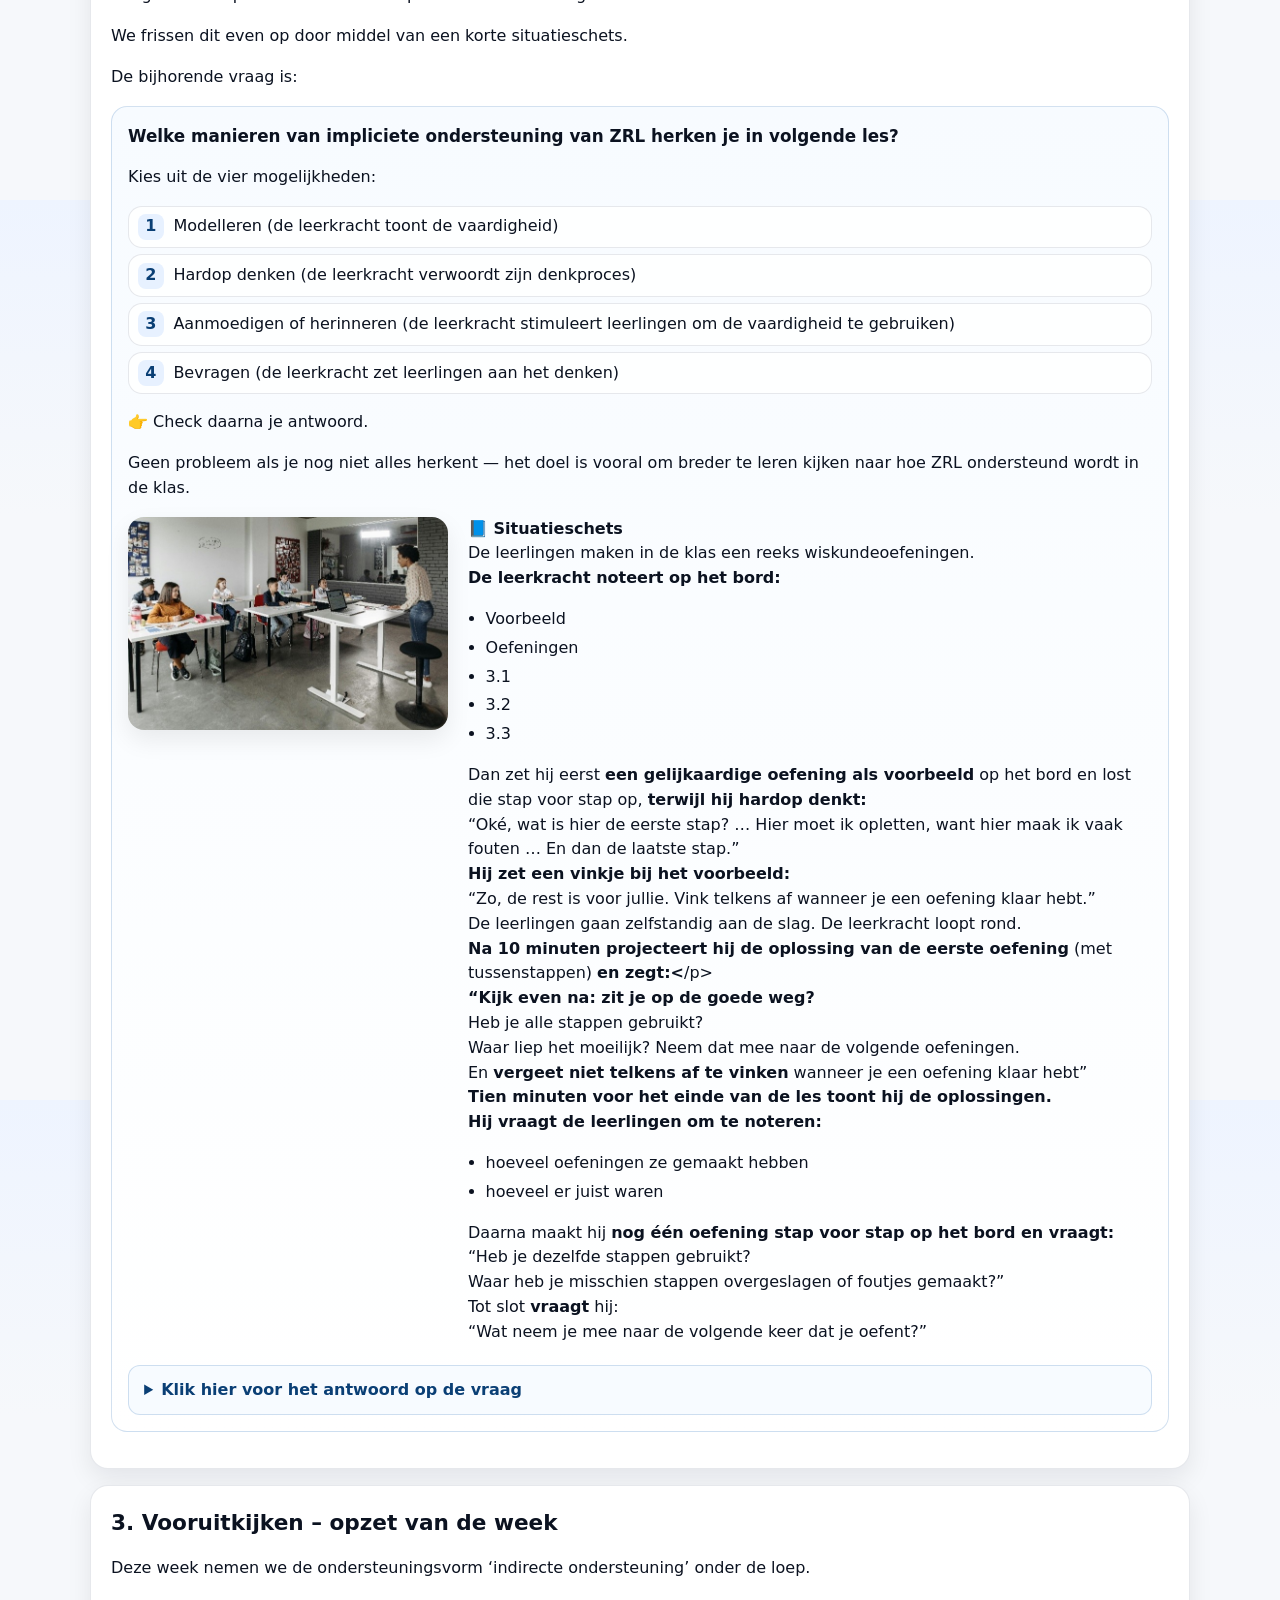
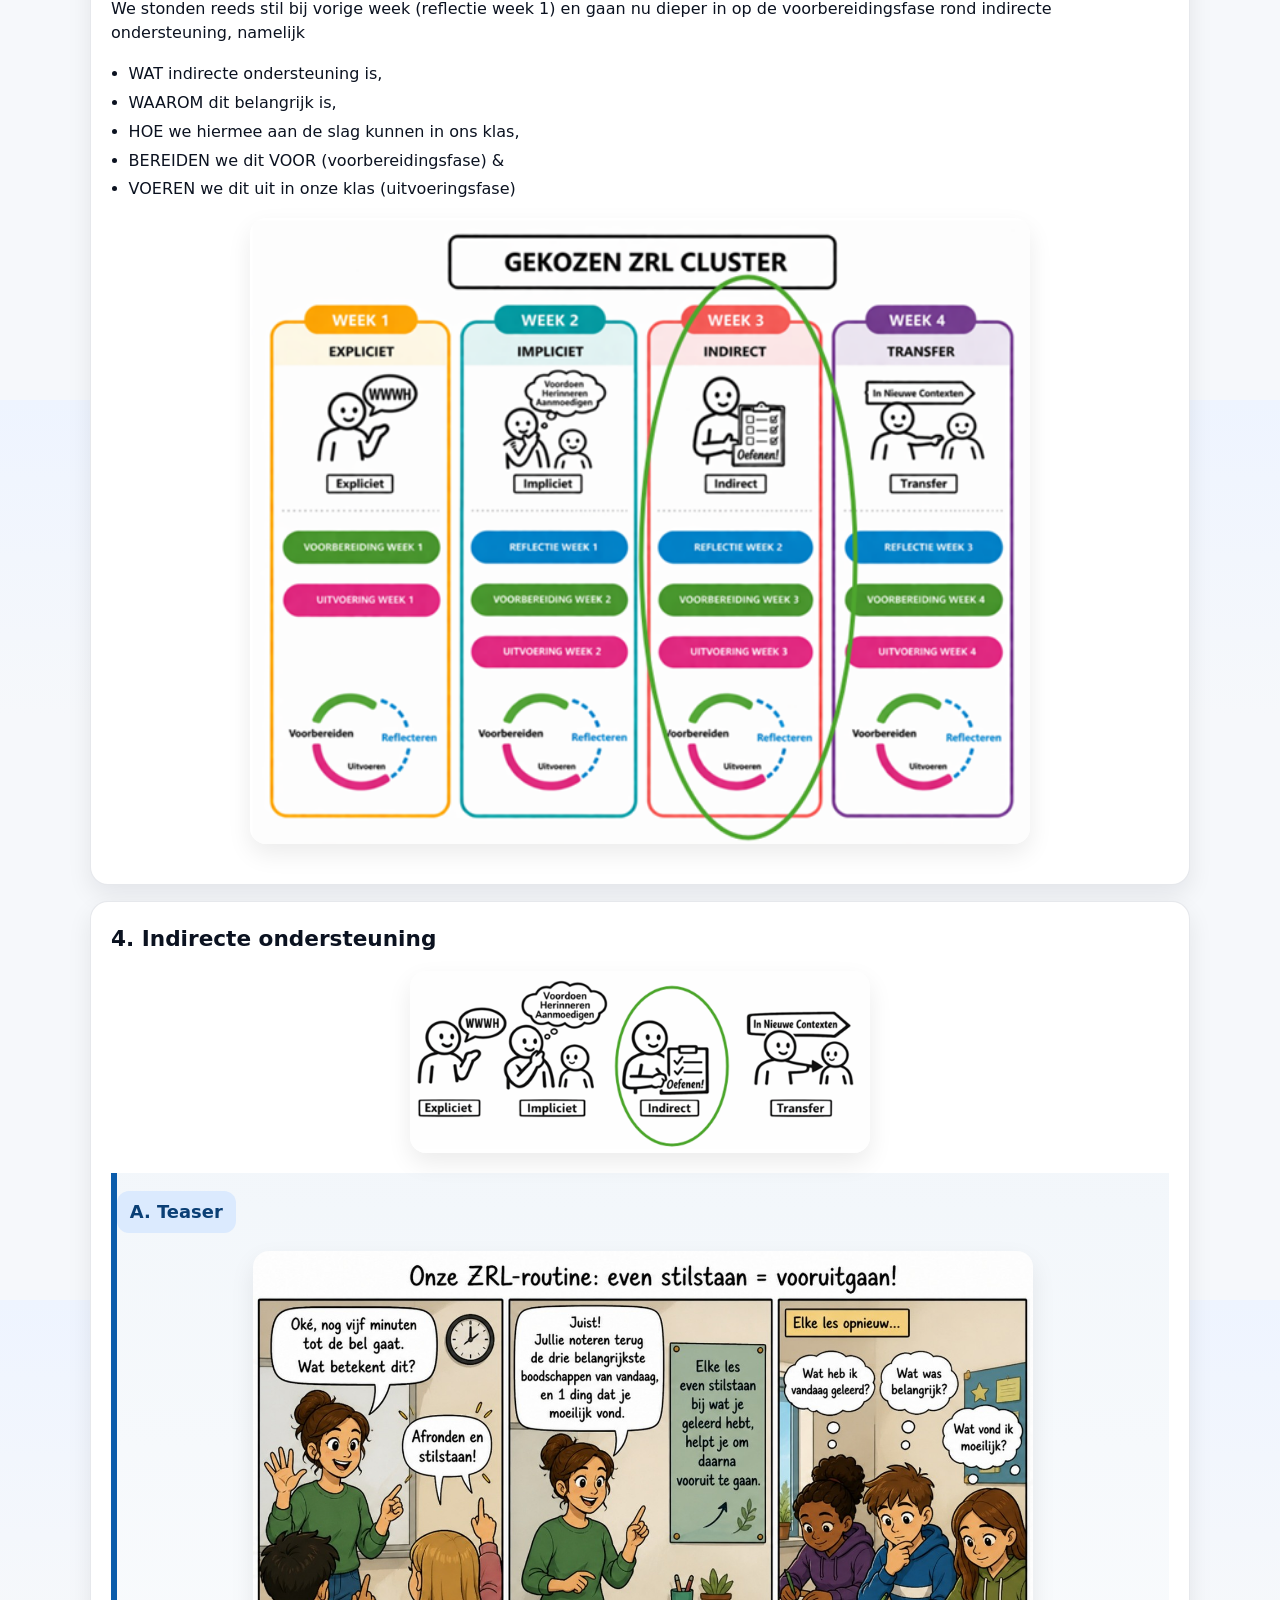
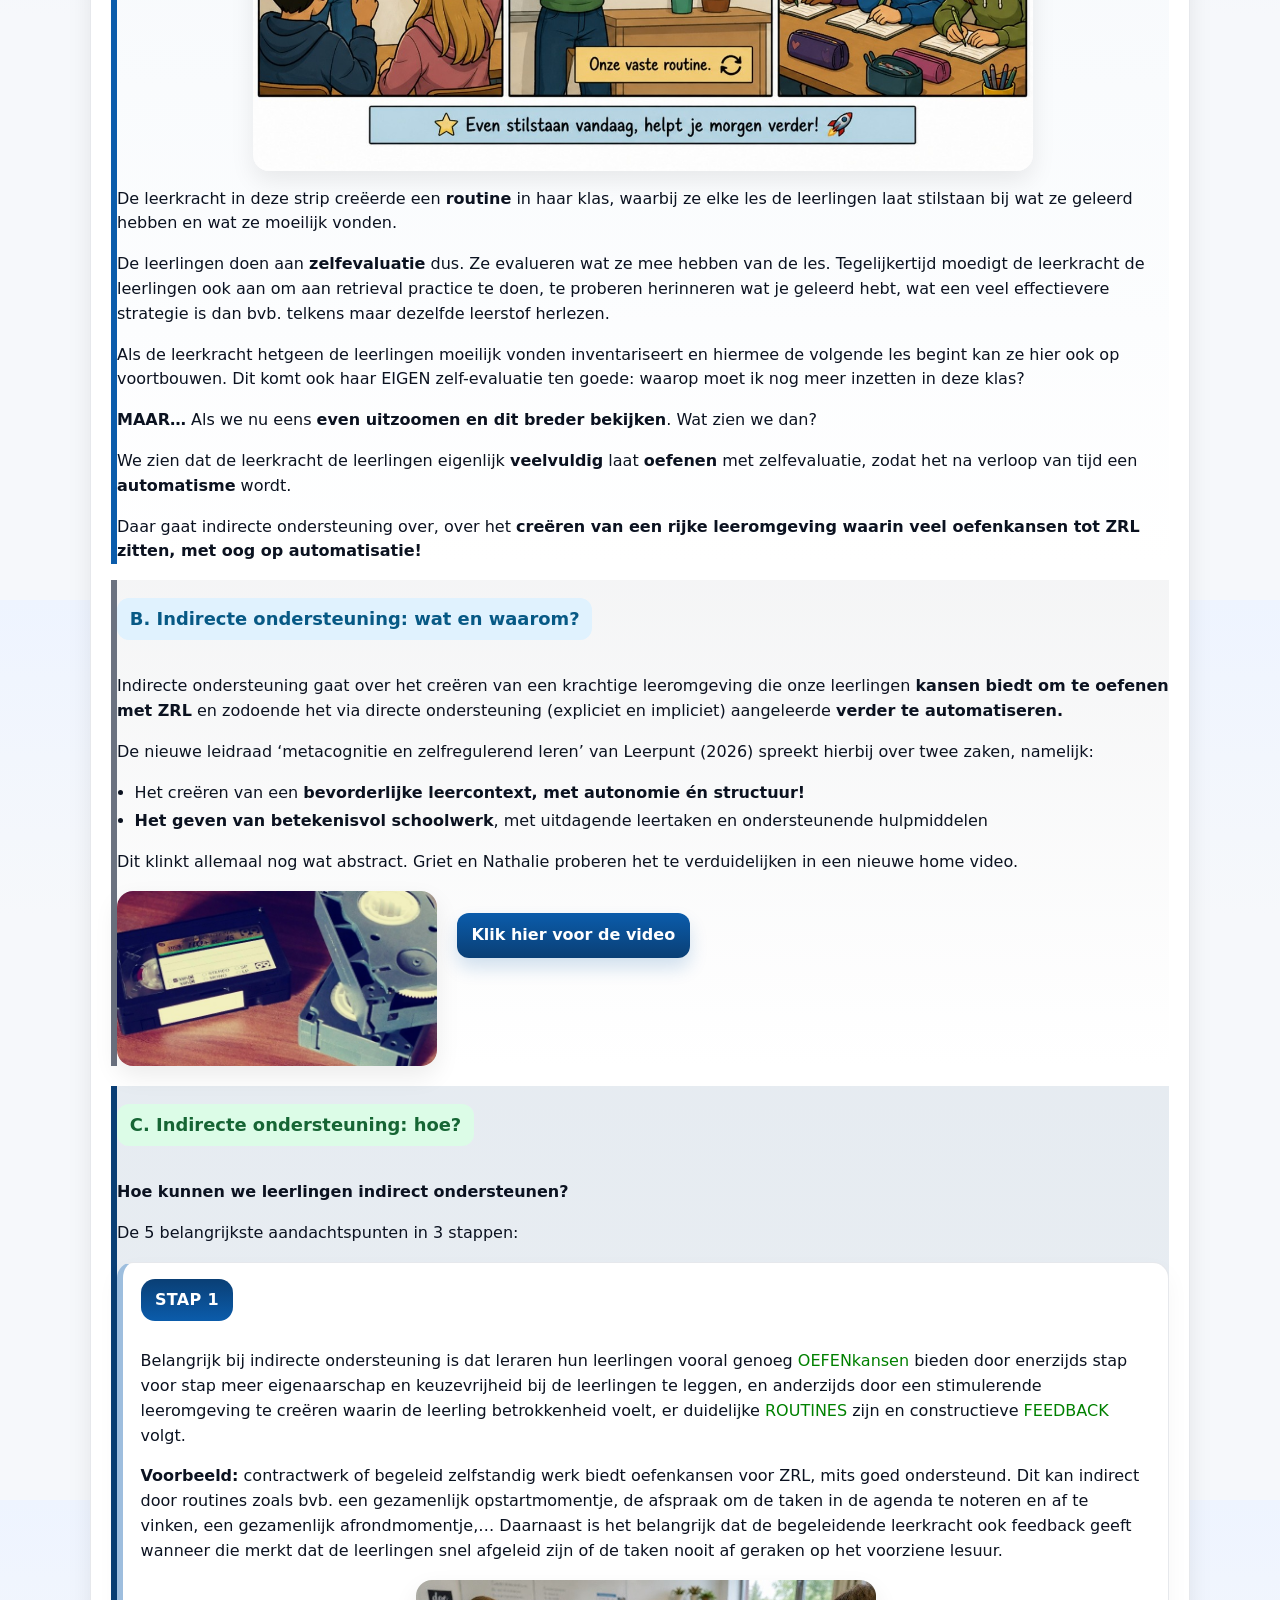
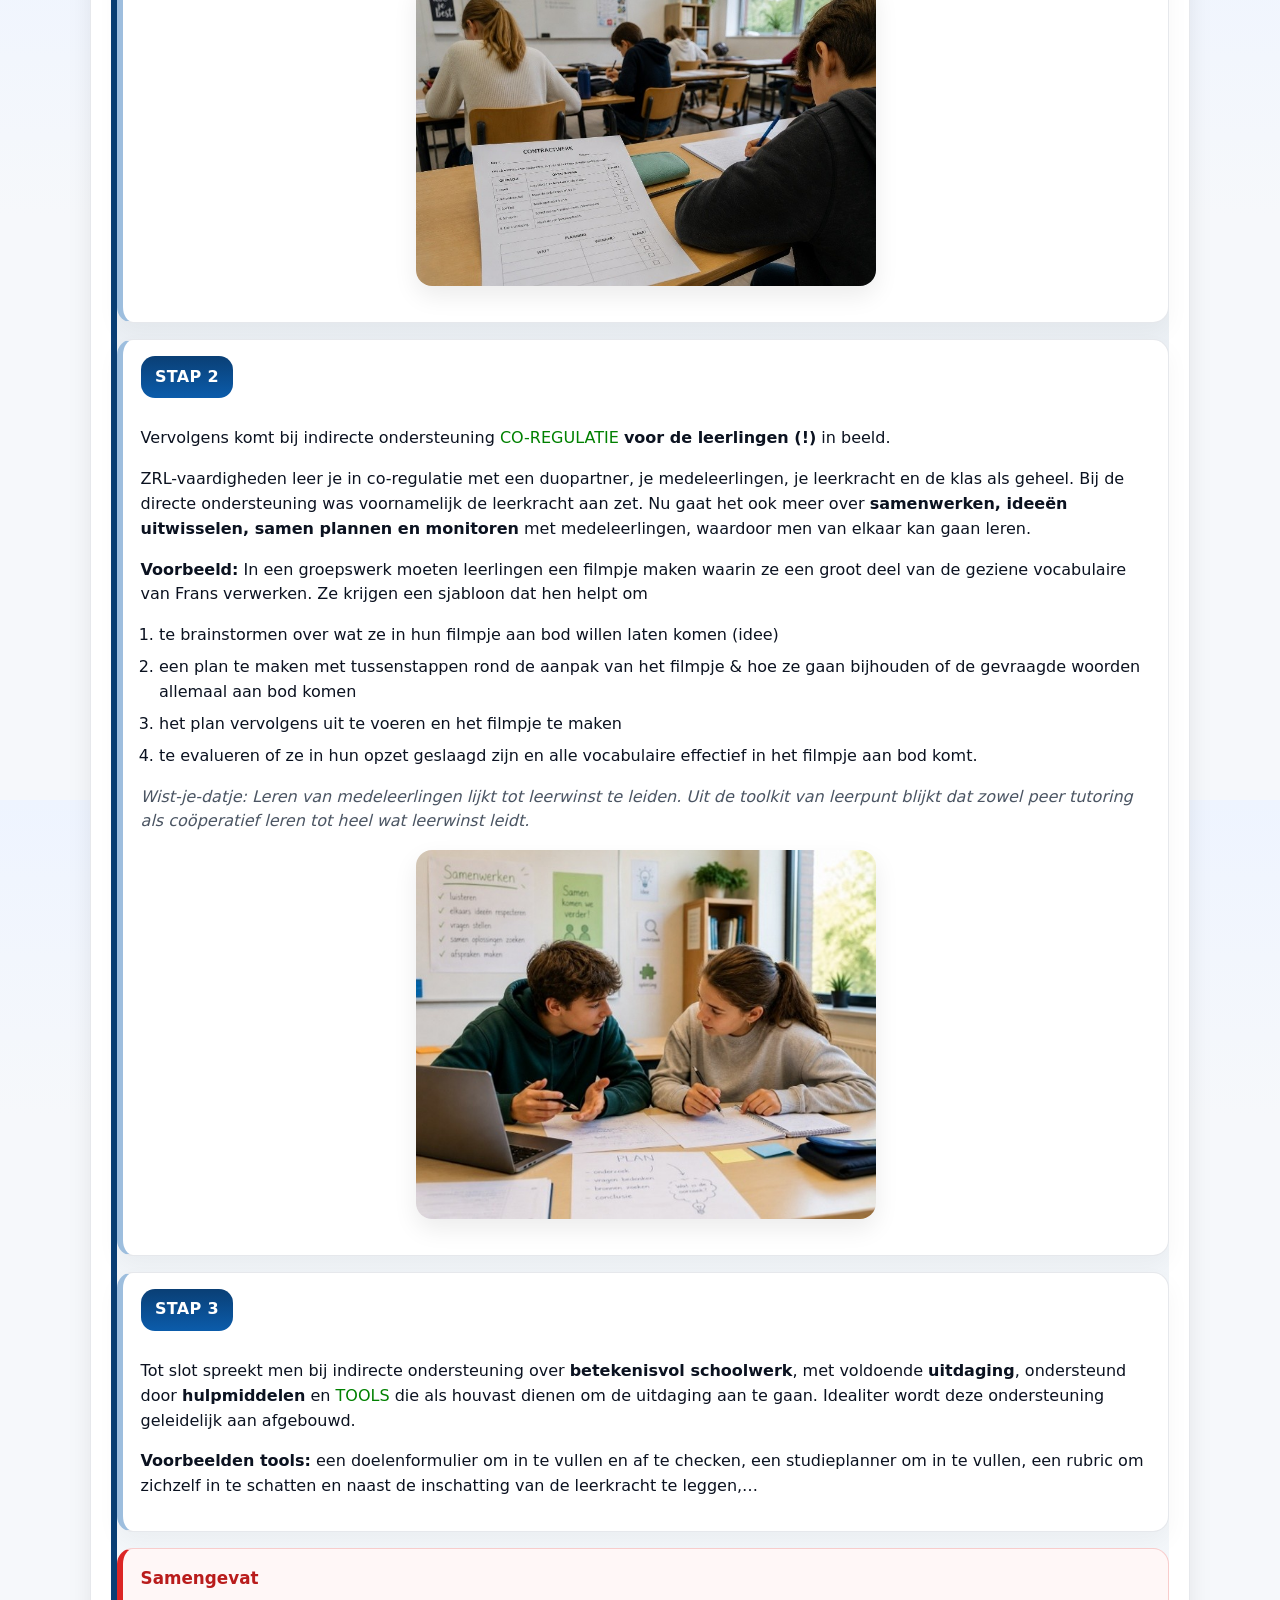
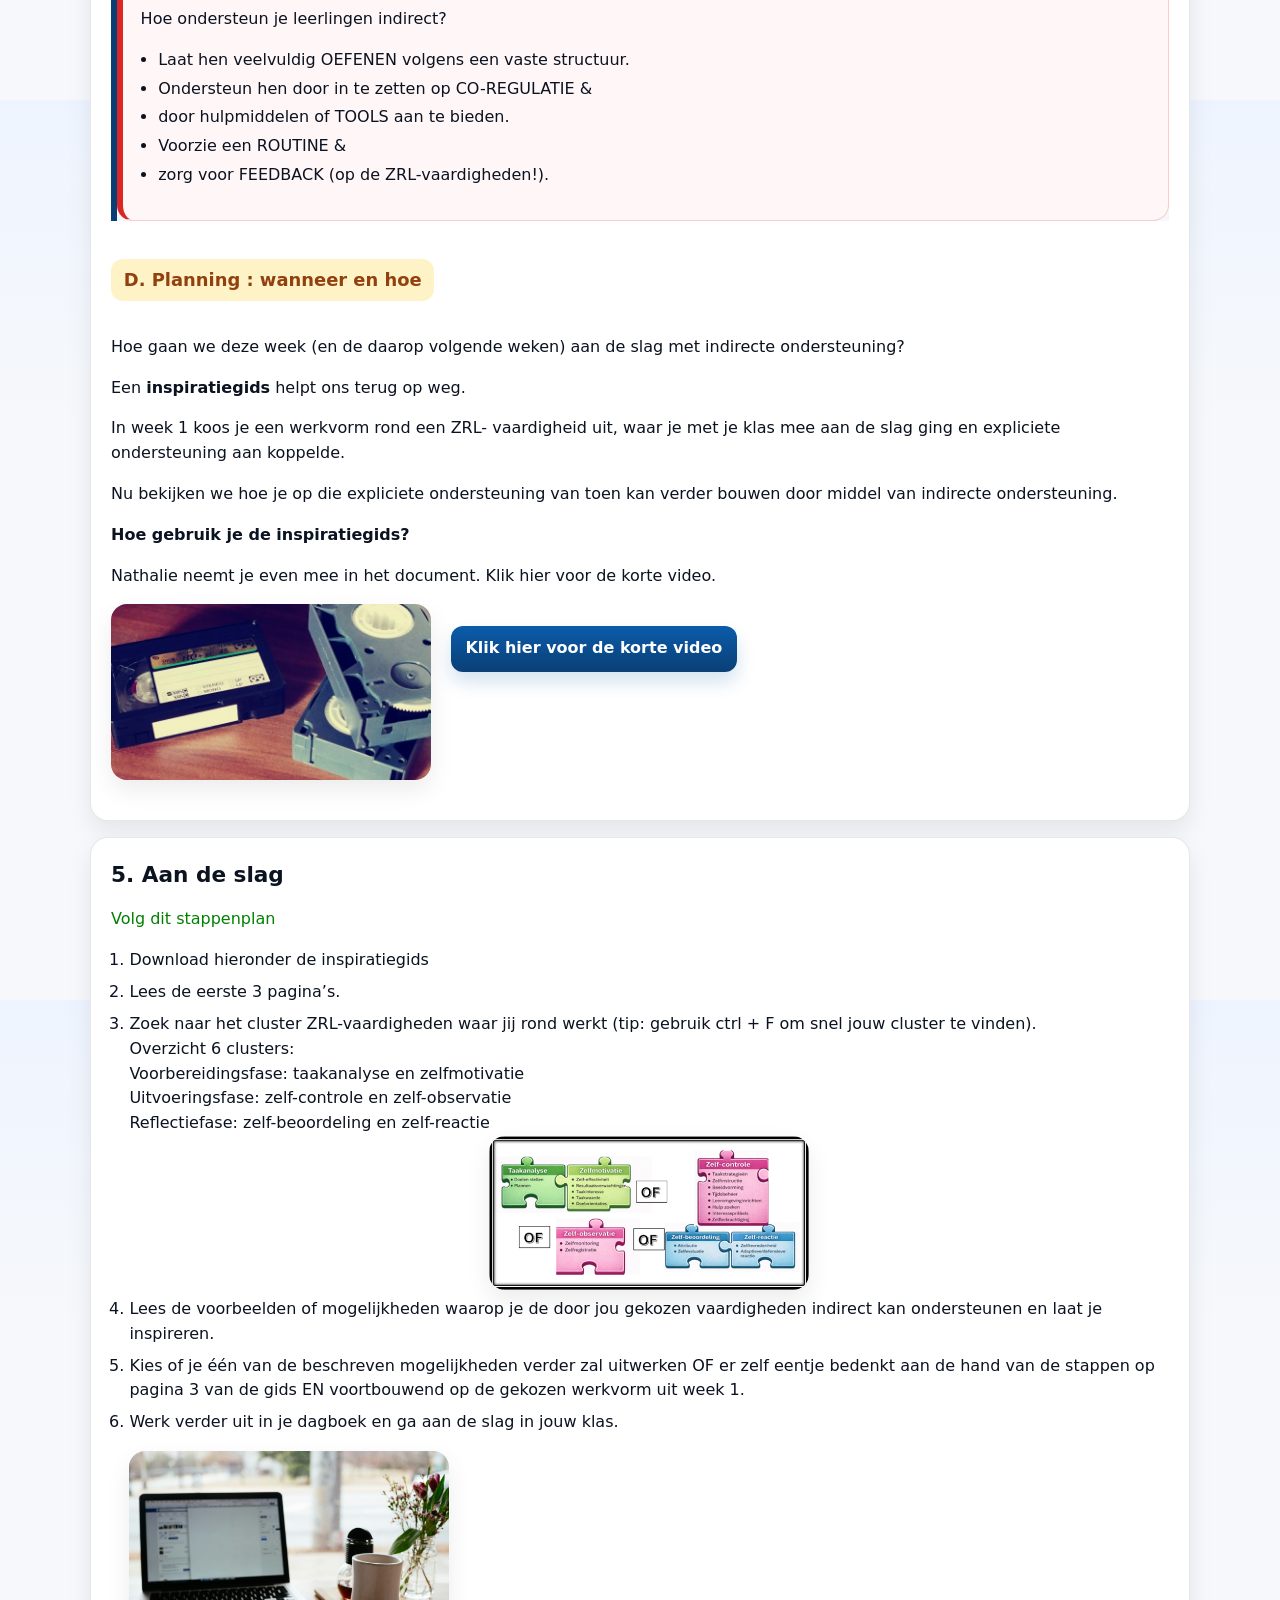
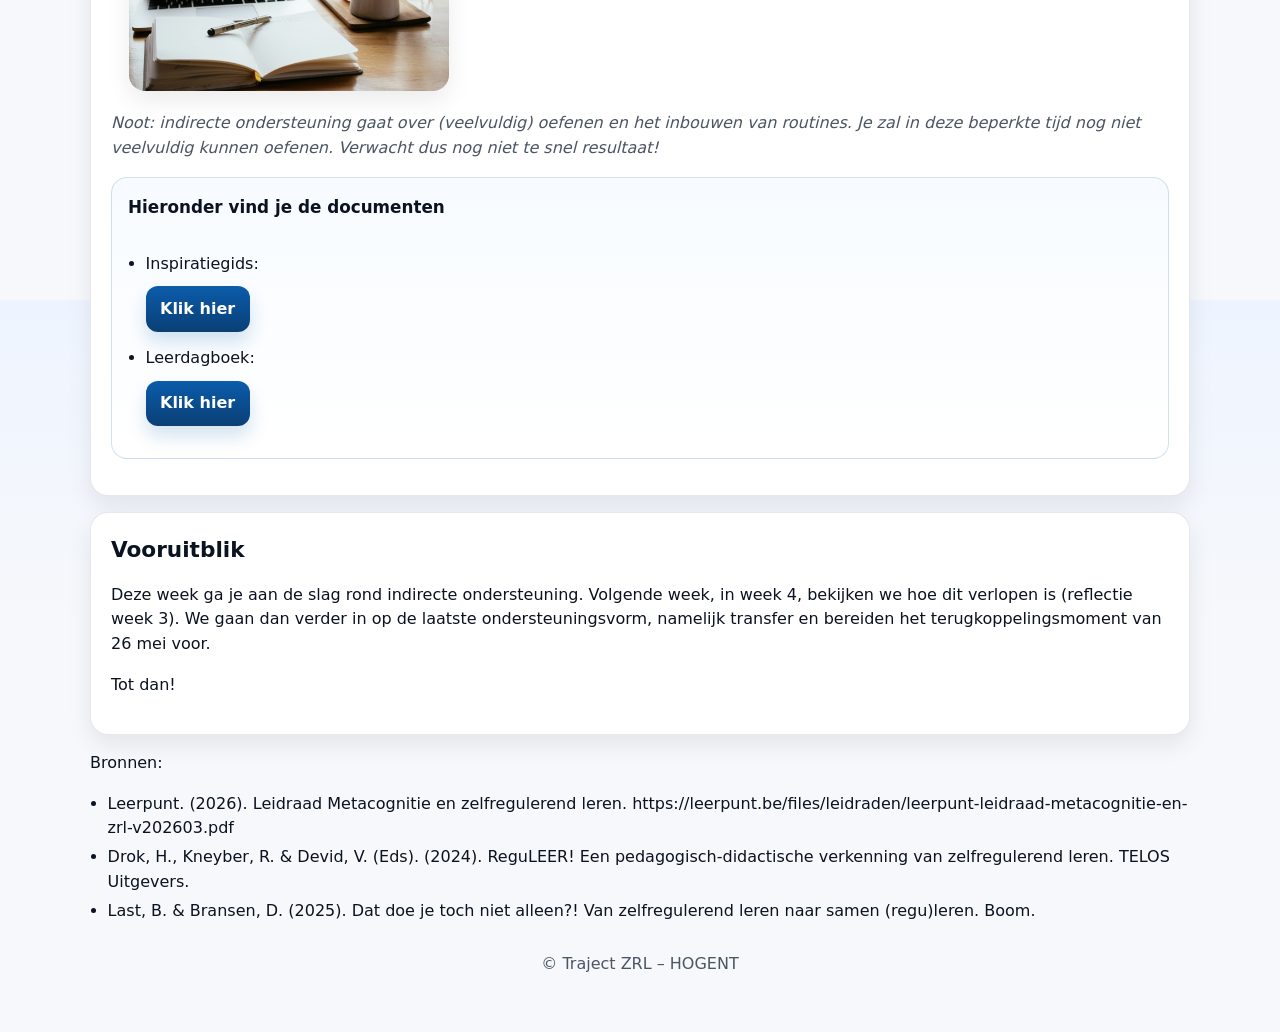
<file: weeks/cyclus2-week3.html>
<!doctype html>
<html lang="nl">
<head>
  <meta charset="utf-8" />
  <meta name="viewport" content="width=device-width,initial-scale=1" />
  <title>ZRL – Cyclus 2 – Week 3</title>
  <meta name="description" content="Cyclus 2 – Week 3 – Indirecte ondersteuning" />
  <link rel="stylesheet" href="../assets/css/styles.css" />
  <style>
    .visual-large{
      width: 100%;
      max-width: 780px;
      margin: 0 auto;
      display: block;
      border-radius: 16px;
      box-shadow: 0 10px 25px rgba(0,0,0,0.08);
    }

    .visual-medium{
      width: 100%;
      max-width: 460px;
      margin: 0 auto;
      display: block;
      border-radius: 16px;
      box-shadow: 0 10px 25px rgba(0,0,0,0.08);
    }

    .visual-small{
      width: 100%;
      max-width: 320px;
      margin: 0 auto;
      display: block;
      border-radius: 16px;
      box-shadow: 0 10px 25px rgba(0,0,0,0.08);
    }

    .centered-block{
      text-align: center;
      margin: 1rem 0 1.25rem;
    }

    .btn-space-top{
      margin-top: 1rem;
      display: inline-block;
    }

    .btn-space-top-lg{
      margin-top: 1.35rem;
      display: inline-block;
    }

    .doc-btn{
      margin-top: .6rem;
      display: inline-block;
    }

    .doc-list li{
      margin: .9rem 0;
    }

    .subsection--a .subsection-label,
    .subsection--b .subsection-label,
    .subsection--c .subsection-label,
    .subsection--d .subsection-label{
      font-size: 1.12rem;
      font-weight: 800;
      padding: .45rem .8rem;
      border-radius: 12px;
      display: inline-block;
    }

    .subsection--a .subsection-label{
      background: #dbeafe;
      color: #0a3f75;
    }

    .subsection--b .subsection-label{
      background: #e0f2fe;
      color: #075985;
    }

    .subsection--c .subsection-label{
      background: #dcfce7;
      color: #166534;
    }

    .subsection--d .subsection-label{
      background: #fef3c7;
      color: #92400e;
    }

    .solution-box{
      margin-top: 1rem;
    }

    .solution-box summary{
      cursor: pointer;
      font-weight: 800;
      padding: .75rem .95rem;
      border-radius: 12px;
      background: #f7fbff;
      border: 1px solid rgba(11,92,171,0.18);
      color: var(--brand-2);
    }

    .solution-box .details-body{
      margin-top: .75rem;
      padding: 1rem;
      border-radius: 14px;
      background: #fbfdff;
      border: 1px dashed rgba(11,92,171,0.35);
    }

    .wide-quote{
      margin: 1rem 0 1.25rem;
    }

    .step-card{
      margin: 1rem 0;
      padding: 1rem 1.1rem;
      border-radius: 16px;
      background: #ffffff;
      border: 1px solid rgba(229,231,235,0.95);
      border-left: 6px solid rgba(11,92,171,0.40);
      box-shadow: 0 10px 25px rgba(2,6,23,0.04);
    }

    .step-title{
      display: inline-block;
      padding: .55rem .9rem;
      border-radius: 14px;
      font-weight: 900;
      letter-spacing: .02em;
      color: white;
      background: linear-gradient(180deg, var(--brand-2) 0%, var(--brand) 100%);
      margin: 0 0 .75rem;
    }

    .warning-box{
      margin: 1rem 0 1.25rem;
      padding: 1rem 1.1rem;
      border-radius: 16px;
      background: #fff7f7;
      border: 1px solid rgba(220,38,38,0.20);
      border-left: 6px solid #dc2626;
    }

    .warning-box h4{
      color: #b91c1c;
      margin: 0 0 .45rem;
    }

    .docs-row{
      display: grid;
      grid-template-columns: 1.15fr .85fr;
      gap: 1.25rem;
      align-items: start;
      margin-top: 1rem;
    }

    .docs-row .visual-small{
      max-width: 420px;
    }

    @media (max-width: 900px){
      .docs-row{
        grid-template-columns: 1fr;
      }
    }
  </style>
</head>
<body>
  <a class="skip-link" href="#content">Spring naar inhoud</a>

  <header class="site-header">
    <div class="container header-inner">
      <div class="brand">
        <div class="brand-logos">
          <img class="logo" src="../HOGENT-LOGO.png" alt="HOGENT logo">
          <img class="logo" src="../LDIV-logo.png" alt="Research Centre for Learning in Diversity logo">
        </div>
        <div class="brand-text">
          <p class="kicker">Cyclus 2</p>
          <h1>Week 3 – Indirecte ondersteuning</h1>
          <p class="subtitle">Van directe ondersteuning naar oefenkansen, routines en co-regulatie</p>
        </div>
      </div>

      <nav class="topnav" aria-label="Hoofdnavigatie">
        <a class="navlink" href="../index.html">Intro</a>
        <a class="navlink" href="cyclus2-week1.html">Cyclus 2 – Week 1</a>
        <a class="navlink" href="cyclus2-week2.html">Cyclus 2 – Week 2</a>
        <a class="navlink active" href="cyclus2-week3.html">Cyclus 2 – Week 3</a>
        <a class="navlink" href="../index.html#overzicht">Overzicht</a>
      </nav>
    </div>
  </header>

  <main id="content" class="container">

    <section class="hero-split">
      <div class="hero-text">
        <p class="hero-kicker">CYCLUS 2 – WEEK 3</p>
        <h2>Indirecte ondersteuning</h2>
        <p>⏱ Tijdsindicatie: <strong>max. 60 minuten</strong></p>

        <div class="pillrow" aria-label="Snelle navigatie">
          <a class="pill" href="#terugblik">Terugblik</a>
          <a class="pill" href="#herhaling">Herhaling</a>
          <a class="pill" href="#opzet">Opzet</a>
          <a class="pill" href="#indirect">Indirecte ondersteuning</a>
          <a class="pill" href="#aan-de-slag">Aan de slag</a>
          <a class="pill" href="#vooruitblik">Vooruitblik</a>
        </div>

        <p>Deze week nemen we de ondersteuningsvorm <strong>indirecte ondersteuning</strong> onder de loep.</p>
      </div>
    </section>

    <section id="terugblik" class="card">
      <h2>1. Even terugblikken</h2>

      <section class="subsection subsection--a">
        <p class="subsection-label">A. Overzicht</p>

        <div class="image-inline">
          <img src="../Spiegel.jpg" alt="Spiegel" class="image-inline__img">
          <div class="image-inline__text">
            <p><strong>Vorige week:</strong></p>
            <ul class="checklist">
              <li>Zoomden we dieper in op de 4 manieren van impliciete ondersteuning</li>
              <li>Reflecteerden we over wat we hier al frequent en minder frequent rond doen in onze klas</li>
              <li>Kozen we een aantal mogelijkheden uit het reflectieformulier om in onze lessen te integreren (voorbereidingsfase)</li>
              <li>&amp; gingen we vol goede moed aan de slag met de leerlingen in onze klas (uitvoeringsfase)</li>
            </ul>
          </div>
        </div>
      </section>

      <section class="subsection subsection--b">
        <p class="subsection-label">B. Leerdagboek</p>

        <div class="image-inline">
          <img src="../online-leerdagboek.jpg" alt="Online leerdagboek" class="image-inline__img">
          <div class="image-inline__text">
            <p><strong>Deze week:</strong></p>
            <ul class="checklist">
              <li>staan we allereerst in ons leerdagboek stil bij hoe ons experiment gelopen is. Wat lukte goed? Wat lukte minder goed? Wat leren we hieruit? (reflectiefase)</li>
              <li>zetten we onze motivatie voor de nieuwe week scherp</li>
              <li>en nemen we de volgende ondersteuningsvorm onder de loep: indirecte ondersteuning!</li>
            </ul>

            <p>Ga nu eerst naar je leerdagboek via deze link (sla het eerst op jouw pc op voor je erin werkt) of via de bijlage bij de mail.</p>

            <a class="btn btn-space-top-lg" href="../leerdagboekweek3.docx" target="_blank" rel="noopener">
              Klik hier voor het leerdagboek
            </a>
          </div>
        </div>
      </section>
    </section>

    <section id="herhaling" class="card">
      <h2>2. Korte herhaling</h2>

      <p>Vorige week exploreerden we wat impliciete ondersteuning inhoudt of kan inhouden.</p>
      <p>We frissen dit even op door middel van een korte situatieschets.</p>
      <p>De bijhorende vraag is:</p>

      <div class="callout">
        <h4>Welke manieren van impliciete ondersteuning van ZRL herken je in volgende les?</h4>
        <p>Kies uit de vier mogelijkheden:</p>

        <ul class="terms">
          <li><span class="badge">1</span> Modelleren (de leerkracht toont de vaardigheid)</li>
          <li><span class="badge">2</span> Hardop denken (de leerkracht verwoordt zijn denkproces)</li>
          <li><span class="badge">3</span> Aanmoedigen of herinneren (de leerkracht stimuleert leerlingen om de vaardigheid te gebruiken)</li>
          <li><span class="badge">4</span> Bevragen (de leerkracht zet leerlingen aan het denken)</li>
        </ul>

        <p>👉 Check daarna je antwoord.</p>
        <p>Geen probleem als je nog niet alles herkent — het doel is vooral om breder te leren kijken naar hoe ZRL ondersteund wordt in de klas.</p>

        <div class="image-inline">
          <img src="../klasweek3.jpg" alt="Situatieschets klasweek3" class="image-inline__img visual-medium">
          <div class="image-inline__text">
            <p><strong>📘 Situatieschets</strong></p>
            <p>De leerlingen maken in de klas een reeks wiskundeoefeningen.</p>
            <p><strong>De leerkracht noteert op het bord:</strong></p>
            <ul class="checklist">
              <li>Voorbeeld</li>
              <li>Oefeningen</li>
              <li>3.1</li>
              <li>3.2</li>
              <li>3.3</li>
            </ul>

            <p>Dan zet hij eerst <strong>een gelijkaardige oefening als voorbeeld</strong> op het bord en lost die stap voor stap op, <strong>terwijl hij hardop denkt:</strong></p>
            <p>“Oké, wat is hier de eerste stap? … Hier moet ik opletten, want hier maak ik vaak fouten … En dan de laatste stap.”</p>

            <p><strong>Hij zet een vinkje bij het voorbeeld:</strong></p>
            <p>“Zo, de rest is voor jullie. Vink telkens af wanneer je een oefening klaar hebt.”</p>

            <p>De leerlingen gaan zelfstandig aan de slag. De leerkracht loopt rond.</p>

            <p><strong>Na 10 minuten projecteert hij de oplossing van de eerste oefening</strong> (met tussenstappen) <strong>en zegt:<</strong>/p>
            <p><strong>“Kijk even na: zit je op de goede weg?</strong><br>
            Heb je alle stappen gebruikt?<br>
            Waar liep het moeilijk? Neem dat mee naar de volgende oefeningen.<br>
            En <strong>vergeet niet telkens af te vinken</strong> wanneer je een oefening klaar hebt”</p>

            <p><strong>Tien minuten voor het einde van de les toont hij de oplossingen.</strong></p>
            <p><strong>Hij vraagt de leerlingen om te noteren:</strong></p>
            <ul class="checklist">
              <li>hoeveel oefeningen ze gemaakt hebben</li>
              <li>hoeveel er juist waren</li>
            </ul>

            <p>Daarna maakt hij <strong>nog één oefening stap voor stap op het bord en vraagt:</strong></p>
            <p>“Heb je dezelfde stappen gebruikt?<br>
            Waar heb je misschien stappen overgeslagen of foutjes gemaakt?”</p>

            <p>Tot slot <strong>vraagt</strong> hij:</p>
            <p>“Wat neem je mee naar de volgende keer dat je oefent?”</p>
          </div>
        </div>

        <details class="solution-box">
          <summary>Klik hier voor het antwoord op de vraag</summary>
          <div class="details-body">
            <p>Wanneer is er sprake van modelleren of zelf laten zien, hardop denken, aanmoedigen of herinneren of bevragen?</p>
            <p><strong>Antwoord:</strong></p>
            <p>In deze situatie zien we de vier manieren om impliciet te ondersteunen terug komen.</p>
            <ul class="checklist">
              <li><strong>1. Modelleren of zelf de vaardigheid laten zien:</strong> De leerkracht schrijft op wat het doel is van de les, namelijk eerst een voorbeeld bespreken, en dan oefeningen maken. Hij kruist het aan als hij het voorbeeld heeft uitgelegd. Hij doet het dus voor in zijn handelen. (ZRL-vaardigheid: doelen stellen)</li>
              <li><strong>2. Hardop denken of het denkproces modelleren:</strong> Wanneer hij het voorbeeldje uitlegt verwoordt hij hardop zijn denken. Alle tussenstappen worden helder uitgelegd. (ZRL vaardigheid: plannen/opdelen in stappen en taakstrategie)</li>
              <li><strong>3. Aanmoedigen om de vaardigheid te gebruiken of herinneren aan de vaardigheid:</strong> De leerkracht moedigt de leerlingen aan om ook zelf telkens af te checken wanneer ze een oefening gemaakt hebben (ZRL-vaardigheid: zelfregistratie). Bij het stopmomentje moedigt de leerkracht de leerlingen aan om zichzelf te gaan monitoren (ZRL-vaardigheid: zelfmonitoring). Hij moedigt op het einde ook aan zichzelf te gaan evalueren. Bij deze momenten zet hij ook de leerlingen aan het denken (zie puntje 4).</li>
              <li><strong>4. Bevragen of aan het denken zetten:</strong> De leerkracht zet de leerlingen aan het denken rond wat mogelijke oorzaken zijn van fouten (ZRL-vaardigheid: zelfevaluatie en attributie).</li>
            </ul>
          </div>
        </details>
      </div>
    </section>

    <section id="opzet" class="card">
      <h2>3. Vooruitkijken – opzet van de week</h2>

      <p>Deze week nemen we de ondersteuningsvorm ‘indirecte ondersteuning’ onder de loep.</p>
      <p>We stonden reeds stil bij vorige week (reflectie week 1) en gaan nu dieper in op de voorbereidingsfase rond indirecte ondersteuning, namelijk</p>

      <ul class="checklist">
        <li>WAT indirecte ondersteuning is,</li>
        <li>WAAROM dit belangrijk is,</li>
        <li>HOE we hiermee aan de slag kunnen in ons klas,</li>
        <li>BEREIDEN we dit VOOR (voorbereidingsfase) &amp;</li>
        <li>VOEREN we dit uit in onze klas (uitvoeringsfase)</li>
      </ul>

      <div class="centered-block">
        <img src="../overzichtweek3.png" alt="Overzicht week 3" class="visual-large">
      </div>
    </section>

    <section id="indirect" class="card">
      <h2>4. Indirecte ondersteuning</h2>

      <div class="centered-block">
        <img src="../indirectweek3.png" alt="Indirecte ondersteuning" class="visual-medium">
      </div>

      <section class="subsection subsection--a">
        <p class="subsection-label">A. Teaser</p>

        <div class="stacked-visual">
          <img src="../stripweek3.jpg" alt="Strip week 3" class="visual-large">
        </div>

        <p>De leerkracht in deze strip creëerde een <strong>routine</strong> in haar klas, waarbij ze elke les de leerlingen laat stilstaan bij wat ze geleerd hebben en wat ze moeilijk vonden.</p>
        <p>De leerlingen doen aan <strong>zelfevaluatie</strong> dus. Ze evalueren wat ze mee hebben van de les. Tegelijkertijd moedigt de leerkracht de leerlingen ook aan om aan retrieval practice te doen, te proberen herinneren wat je geleerd hebt, wat een veel effectievere strategie is dan bvb. telkens maar dezelfde leerstof herlezen.</p>
        <p>Als de leerkracht hetgeen de leerlingen moeilijk vonden inventariseert en hiermee de volgende les begint kan ze hier ook op voortbouwen. Dit komt ook haar EIGEN zelf-evaluatie ten goede: waarop moet ik nog meer inzetten in deze klas?</p>

        <p><strong>MAAR…</strong> Als we nu eens <strong> even uitzoomen en dit breder bekijken</strong>. Wat zien we dan?</p>
        <p>We zien dat de leerkracht de leerlingen eigenlijk <strong>veelvuldig</strong> laat <strong>oefenen</strong> met zelfevaluatie, zodat het na verloop van tijd een <strong>automatisme</strong> wordt.</p>

        <p>Daar gaat indirecte ondersteuning over, over het <strong>creëren van een rijke leeromgeving waarin veel oefenkansen tot ZRL zitten, met oog op automatisatie!</strong></p>
      </section>

      <section class="subsection subsection--b">
        <p class="subsection-label">B. Indirecte ondersteuning: wat en waarom?</p>

        <p>Indirecte ondersteuning gaat over het creëren van een krachtige leeromgeving die onze leerlingen <strong>kansen biedt om te oefenen met ZRL</strong> en zodoende het via directe ondersteuning (expliciet en impliciet) aangeleerde <strong>verder te automatiseren.</strong></p>

        <p>De nieuwe leidraad ‘metacognitie en zelfregulerend leren’ van Leerpunt (2026) spreekt hierbij over twee zaken, namelijk:</p>
        <ul class="checklist">
          <li>Het creëren van een <strong>bevorderlijke leercontext, met autonomie én structuur!</strong></li>
          <li><strong>Het geven van betekenisvol schoolwerk</strong>, met uitdagende leertaken en ondersteunende hulpmiddelen</li>
        </ul>

        <p>Dit klinkt allemaal nog wat abstract. Griet en Nathalie proberen het te verduidelijken in een nieuwe home video.</p>

        <div class="image-inline">
          <img src="../Video.jpg" alt="Home video week 3" class="image-inline__img visual-medium">
          <div class="image-inline__text">
            <a class="btn btn-space-top-lg" href="https://hogent.cloud.panopto.eu/Panopto/Pages/Viewer.aspx?id=1fd3666e-219c-419c-80db-b444009ddbd3"_blank" rel="noopener">
              Klik hier voor de video
            </a>
          </div>
        </div>
      </section>

      <section class="subsection subsection--c">
        <p class="subsection-label">C. Indirecte ondersteuning: hoe?</p>

        <p><strong>Hoe kunnen we leerlingen indirect ondersteunen?</strong></p>
        <p>De 5 belangrijkste aandachtspunten in 3 stappen:</p>

        <div class="step-card">
          <p class="step-title">STAP 1</p>
          <p>Belangrijk bij indirecte ondersteuning is dat leraren hun leerlingen vooral genoeg <span class="groen">OEFENkansen</span> bieden door enerzijds stap voor stap meer eigenaarschap en keuzevrijheid bij de leerlingen te leggen, en anderzijds door een stimulerende leeromgeving te creëren waarin de leerling betrokkenheid voelt, er duidelijke <span class="groen">ROUTINES</span> zijn en constructieve <span class="groen">FEEDBACK</span> volgt.</p>

          <p><strong>Voorbeeld:</strong> contractwerk of begeleid zelfstandig werk biedt oefenkansen voor ZRL, mits goed ondersteund. Dit kan indirect door routines zoals bvb. een gezamenlijk opstartmomentje, de afspraak om de taken in de agenda te noteren en af te vinken, een gezamenlijk afrondmomentje,… Daarnaast is het belangrijk dat de begeleidende leerkracht ook feedback geeft wanneer die merkt dat de leerlingen snel afgeleid zijn of de taken nooit af geraken op het voorziene lesuur.</p>

          <div class="centered-block">
            <img src="../contractwerkweek3.jpg" alt="Contractwerk week 3" class="visual-medium">
          </div>
        </div>

        <div class="step-card">
          <p class="step-title">STAP 2</p>
          <p>Vervolgens komt bij indirecte ondersteuning <span class="groen">CO-REGULATIE</span> <strong>voor de leerlingen (!)</strong> in beeld.</p>
          <p>ZRL-vaardigheden leer je in co-regulatie met een duopartner, je medeleerlingen, je leerkracht en de klas als geheel. Bij de directe ondersteuning was voornamelijk de leerkracht aan zet. Nu gaat het ook meer over <strong>samenwerken, ideeën uitwisselen, samen plannen en monitoren</strong> met medeleerlingen, waardoor men van elkaar kan gaan leren.</p>

          <p><strong>Voorbeeld:</strong> In een groepswerk moeten leerlingen een filmpje maken waarin ze een groot deel van de geziene vocabulaire van Frans verwerken. Ze krijgen een sjabloon dat hen helpt om</p>
          <ol class="examples">
            <li>te brainstormen over wat ze in hun filmpje aan bod willen laten komen (idee)</li>
            <li>een plan te maken met tussenstappen rond de aanpak van het filmpje &amp; hoe ze gaan bijhouden of de gevraagde woorden allemaal aan bod komen</li>
            <li>het plan vervolgens uit te voeren en het filmpje te maken</li>
            <li>te evalueren of ze in hun opzet geslaagd zijn en alle vocabulaire effectief in het filmpje aan bod komt.</li>
          </ol>

          <p class="note"><em>Wist-je-datje: Leren van medeleerlingen lijkt tot leerwinst te leiden. Uit de toolkit van leerpunt blijkt dat zowel peer tutoring als coöperatief leren tot heel wat leerwinst leidt.</em></p>

          <div class="centered-block">
            <img src="../coregulatieweek3.jpg" alt="Co-regulatie week 3" class="visual-medium">
          </div>
        </div>

        <div class="step-card">
          <p class="step-title">STAP 3</p>
          <p>Tot slot spreekt men bij indirecte ondersteuning over <strong>betekenisvol schoolwerk</strong>, met voldoende <strong>uitdaging</strong>, ondersteund door <strong>hulpmiddelen</strong> en <span class="groen">TOOLS</span> die als houvast dienen om de uitdaging aan te gaan. Idealiter wordt deze ondersteuning geleidelijk aan afgebouwd.</p>

          <p><strong>Voorbeelden tools:</strong> een doelenformulier om in te vullen en af te checken, een studieplanner om in te vullen, een rubric om zichzelf in te schatten en naast de inschatting van de leerkracht te leggen,…</p>
        </div>

        <div class="warning-box">
          <h4>Samengevat</h4>
          <p>Hoe ondersteun je leerlingen indirect?</p>
          <ul class="checklist">
            <li>Laat hen veelvuldig OEFENEN volgens een vaste structuur.</li>
            <li>Ondersteun hen door in te zetten op CO-REGULATIE &</li>
            <li>door hulpmiddelen of TOOLS aan te bieden.</li>
            <li>Voorzie een ROUTINE &</li>
            <li>zorg voor FEEDBACK (op de ZRL-vaardigheden!).</li>
          </ul>
        </div>
      </section>

      <section class="subsection subsection--d">
        <p class="subsection-label">D. Planning : wanneer en hoe</p>

        <p>Hoe gaan we deze week (en de daarop volgende weken) aan de slag met indirecte ondersteuning?</p>
        <p>Een <strong>inspiratiegids</strong> helpt ons terug op weg.</p>
        <p>In week 1 koos je een werkvorm rond een ZRL- vaardigheid uit, waar je met je klas mee aan de slag ging en expliciete ondersteuning aan koppelde.</p>
        <p>Nu bekijken we hoe je op die expliciete ondersteuning van toen kan verder bouwen door middel van indirecte ondersteuning.</p>

        <p><strong>Hoe gebruik je de inspiratiegids?</strong></p>
        <p>Nathalie neemt je even mee in het document. Klik hier voor de korte video.</p>

        <div class="image-inline">
          <img src="../Video.jpg" alt="Korte video inspiratiegids" class="image-inline__img visual-medium">
          <div class="image-inline__text">
            <a class="btn btn-space-top-lg" href="https://hogent.cloud.panopto.eu/Panopto/Pages/Viewer.aspx?id=170ee69b-dbcf-4cdd-a217-b44400bdbb92" target="_blank" rel="noopener">
              Klik hier voor de korte video
            </a>
          </div>
        </div>
      </section>
    </section>

    <section id="aan-de-slag" class="card">
      <h2>5. Aan de slag</h2>

      <p><span class="groen">Volg dit stappenplan</span></p>
      <ol class="examples">
        <li>Download hieronder de inspiratiegids</li>
        <li>Lees de eerste 3 pagina’s.</li>
        <li>Zoek naar het cluster ZRL-vaardigheden waar jij rond werkt (tip: gebruik ctrl + F om snel jouw cluster te vinden).<br>
          Overzicht 6 clusters:<br>
          Voorbereidingsfase: taakanalyse en zelfmotivatie<br>
          Uitvoeringsfase: zelf-controle en zelf-observatie<br>
          Reflectiefase: zelf-beoordeling en zelf-reactie
            <div>
            <img src="../keuzeclusters.png" alt="Keuzeclusters" class="visual-small" class="image-inline__img">
        <div class="image-inline__text">
          </div>
        </li>
        <li>Lees de voorbeelden of mogelijkheden waarop je de door jou gekozen vaardigheden indirect kan ondersteunen en laat je inspireren.</li>
        <li>Kies of je één van de beschreven mogelijkheden verder zal uitwerken OF er zelf eentje bedenkt aan de hand van de stappen op pagina 3 van de gids EN voortbouwend op de gekozen werkvorm uit week 1.</li>
        <li>Werk verder uit in je dagboek en ga aan de slag in jouw klas.</li>
  <div class="image-inline">
        <img src="../online-leerdagboek.jpg" alt="Online leerdagboek" class="image-inline__img">
        <div class="image-inline__text">
  
          </a>
        </div>
      </ol>

      <p class="note"><em>Noot: indirecte ondersteuning gaat over (veelvuldig) oefenen en het inbouwen van routines. Je zal in deze beperkte tijd nog niet veelvuldig kunnen oefenen. Verwacht dus nog niet te snel resultaat!</em></p>

      <div class="callout">
        <h4>Hieronder vind je de documenten</h4>

        <div class="docs-row">
          <div>
            <ul class="checklist doc-list">
              <li>Inspiratiegids:
                <br><a class="btn doc-btn" href="../Inspiratiegidsweek3.pdf" target="_blank" rel="noopener">Klik hier</a>
              </li>
              <li>Leerdagboek:
                <br><a class="btn doc-btn" href="../leerdagboekweek3.docx" target="_blank" rel="noopener">Klik hier</a>
              </li>
            </ul>
          </div>

        </div>
      </div>


      </div>
    </section>

    <section id="vooruitblik" class="card">
      <h2>Vooruitblik</h2>
      <p>Deze week ga je aan de slag rond indirecte ondersteuning. Volgende week, in week 4, bekijken we hoe dit verlopen is (reflectie week 3). We gaan dan verder in op de laatste ondersteuningsvorm, namelijk transfer en bereiden het terugkoppelingsmoment van 26 mei voor.</p>
      <p>Tot dan!</p>
    </section>

    <p>Bronnen:</p>
    <ul class="checklist">
      <li>Leerpunt. (2026). Leidraad Metacognitie en zelfregulerend leren. https://leerpunt.be/files/leidraden/leerpunt-leidraad-metacognitie-en-zrl-v202603.pdf</li>
      <li>Drok, H., Kneyber, R. &amp; Devid, V. (Eds). (2024). ReguLEER! Een pedagogisch-didactische verkenning van zelfregulerend leren. TELOS Uitgevers.</li>
      <li>Last, B. &amp; Bransen, D. (2025). Dat doe je toch niet alleen?! Van zelfregulerend leren naar samen (regu)leren. Boom.</li>
    </ul>

    <footer class="footer">
      <p class="note">© Traject ZRL – HOGENT </p>
    </footer>
  </main>

  <script src="../assets/js/main.js"></script>
  <script>
(function () {
  let preview = new URLSearchParams(window.location.search)
    .get('preview') === '1';

  function showUnderConstruction() {
    if (preview) return;

    const overlay = document.createElement('div');
    overlay.className = 'under-construction-overlay';

    overlay.innerHTML = `
      <div class="under-construction-content">
        <h1>Under construction</h1>
        <p>Deze pagina is momenteel nog in opbouw.</p>
        <p>We werken volop aan het leertraject. Binnenkort vind je hier meer informatie!</p>
      </div>
    `;

    document.body.appendChild(overlay);
  }

  showUnderConstruction();

  document.addEventListener('keydown', function (event) {
    if (event.ctrlKey && event.altKey && event.key.toLowerCase() === 'p') {
      window.location.search = '?preview=1';
    }
  });
})();
</script>
</body>
</html>
</file>
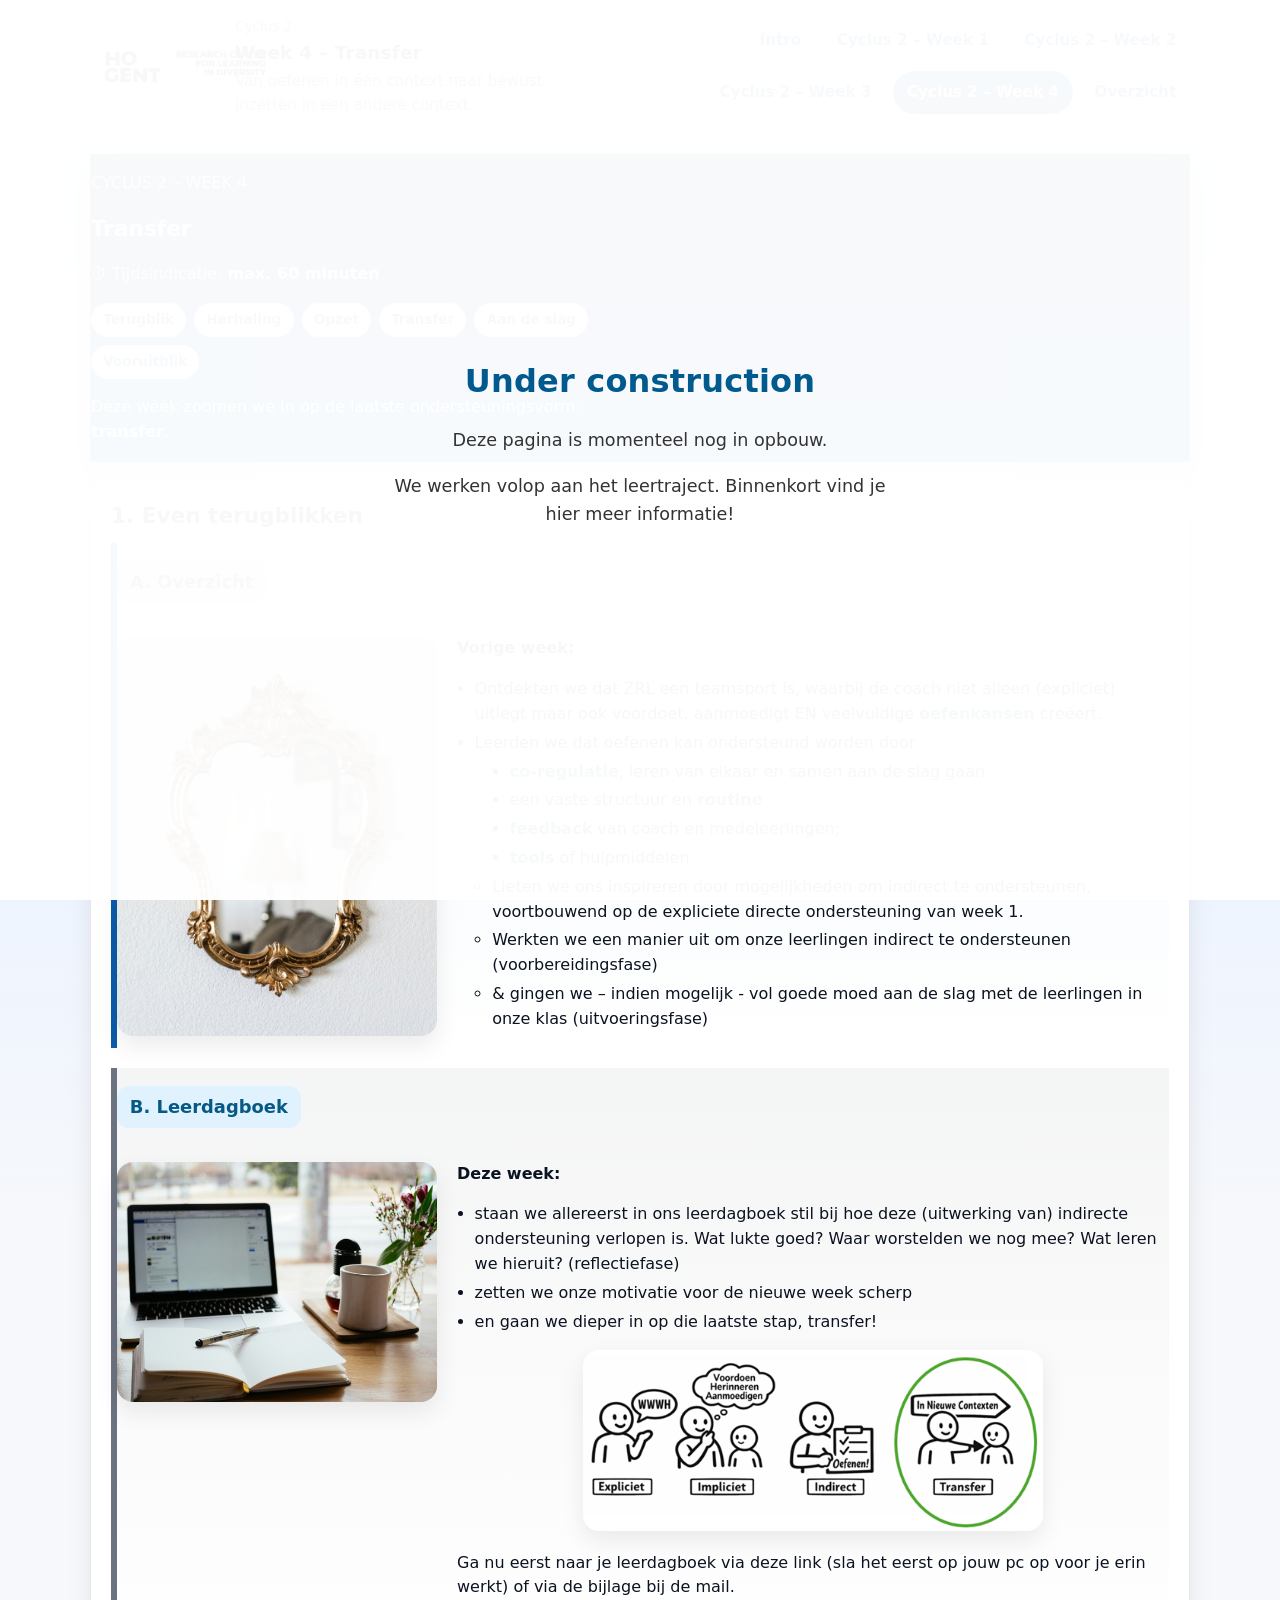
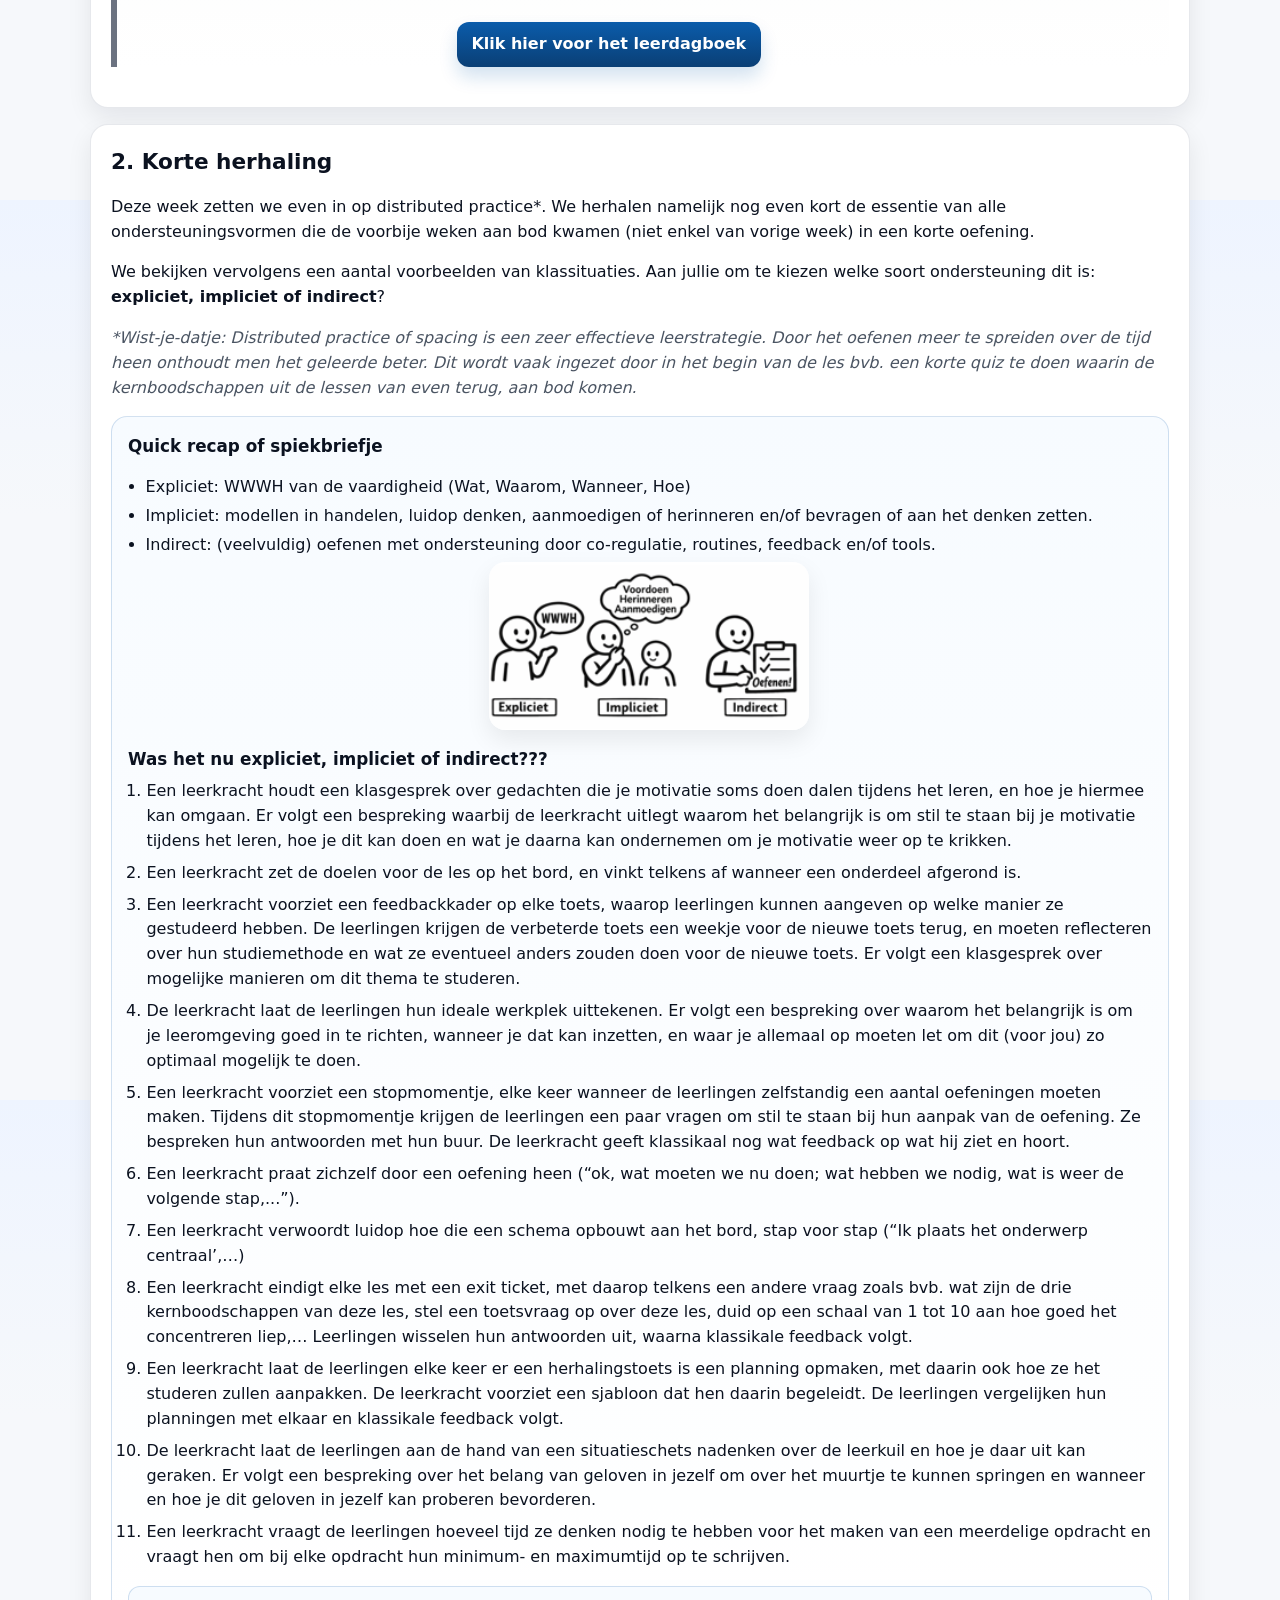
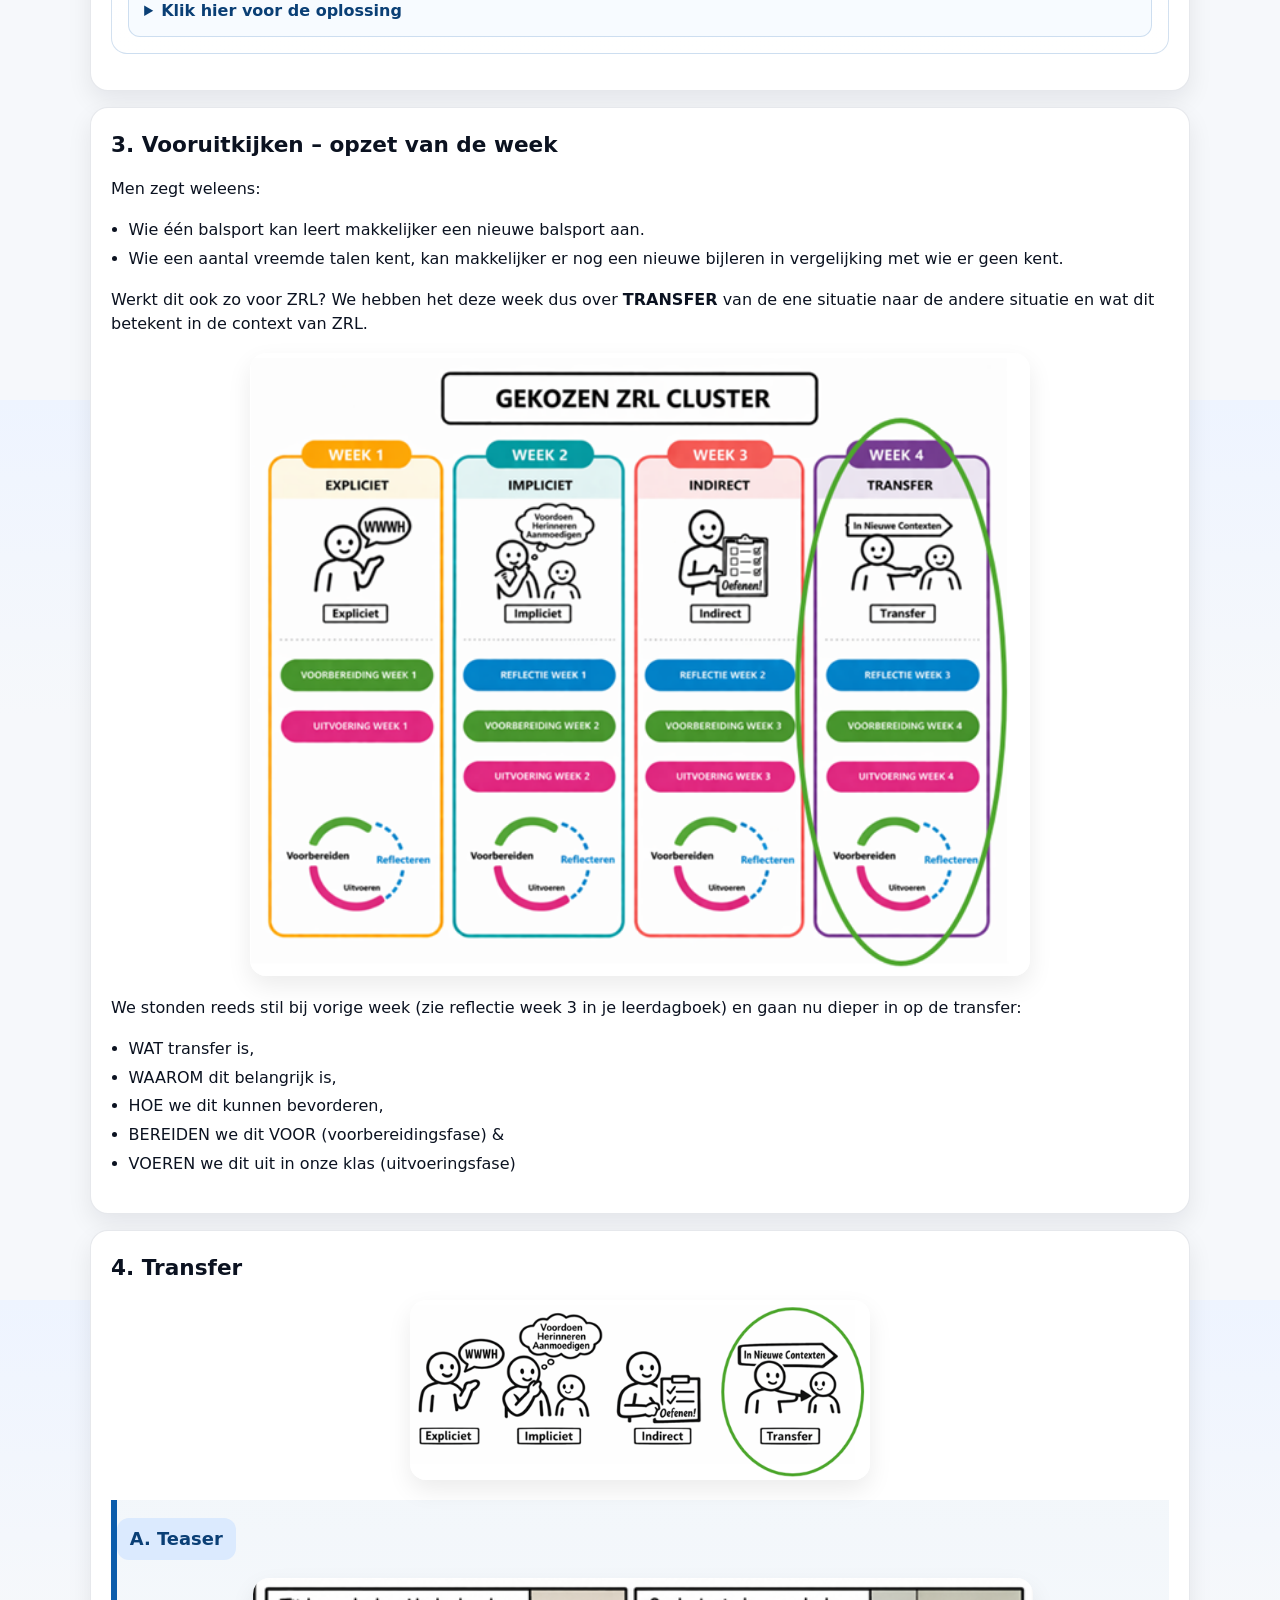
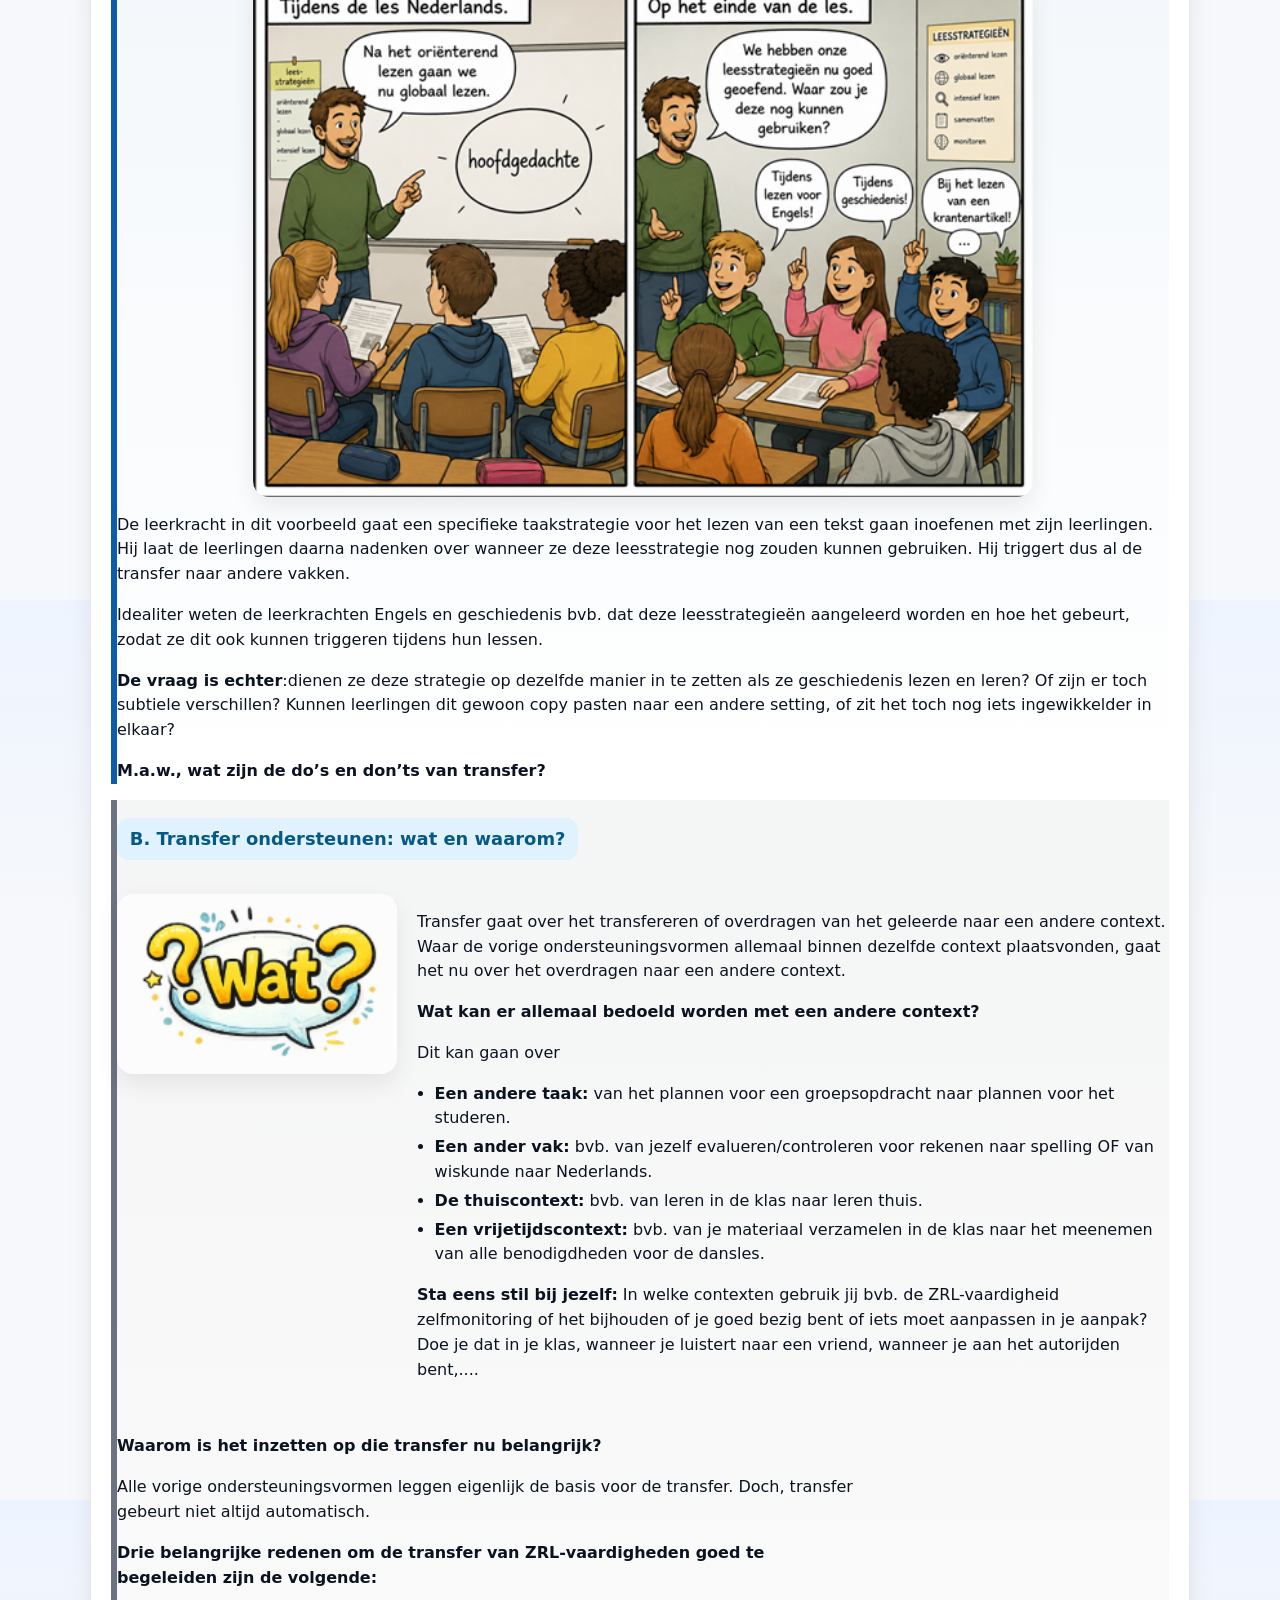
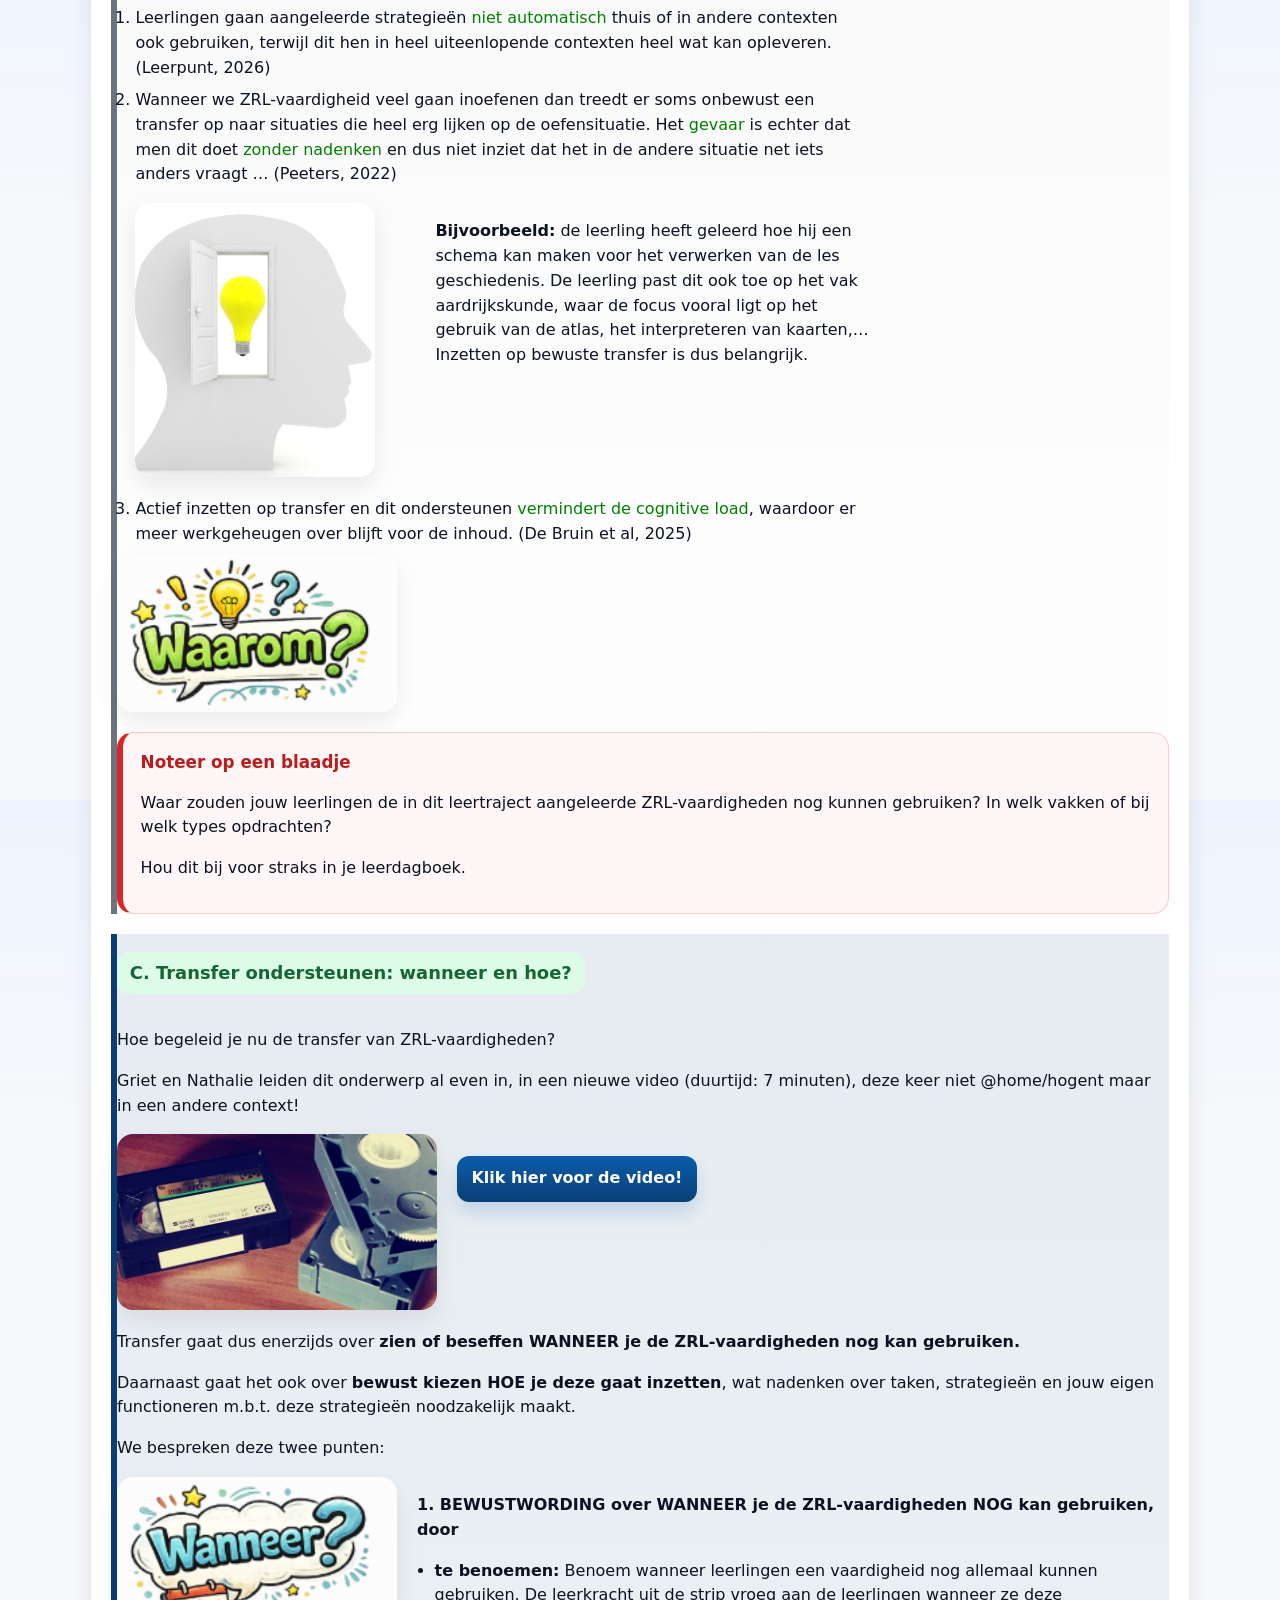
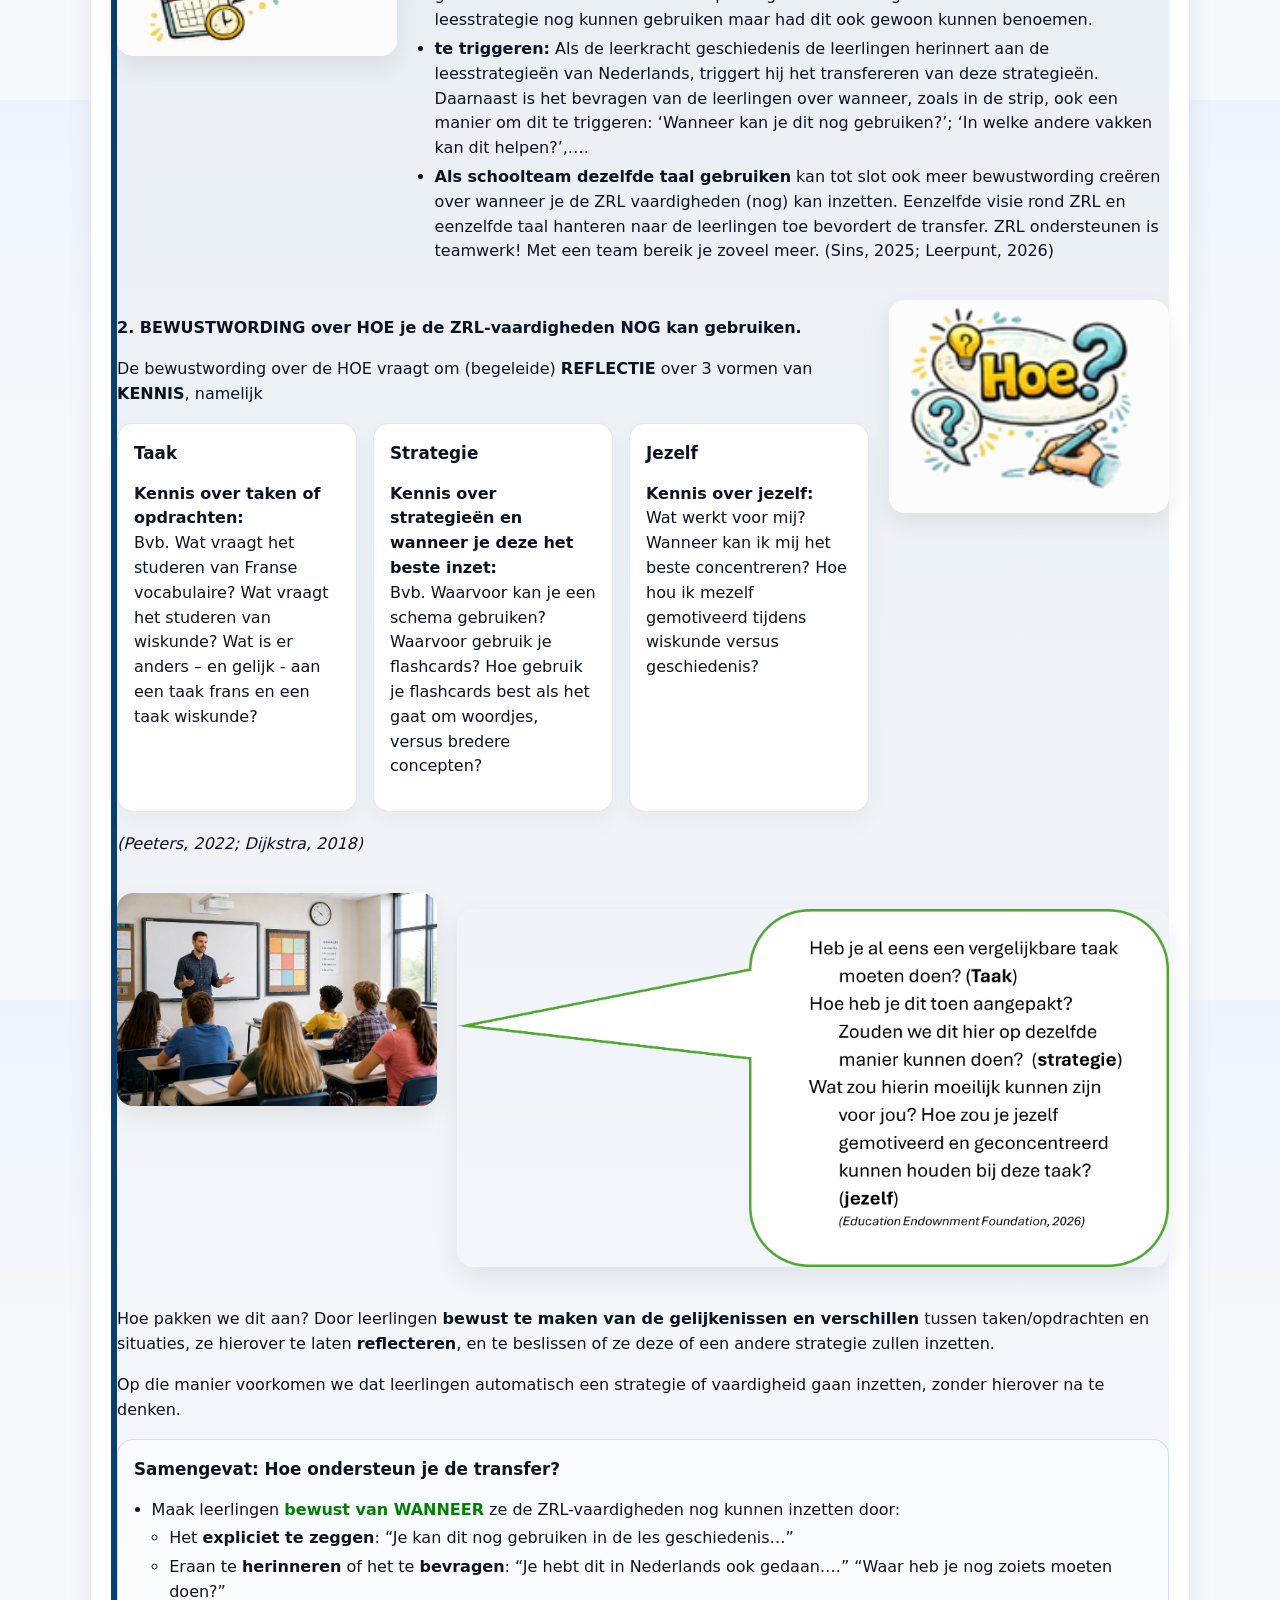
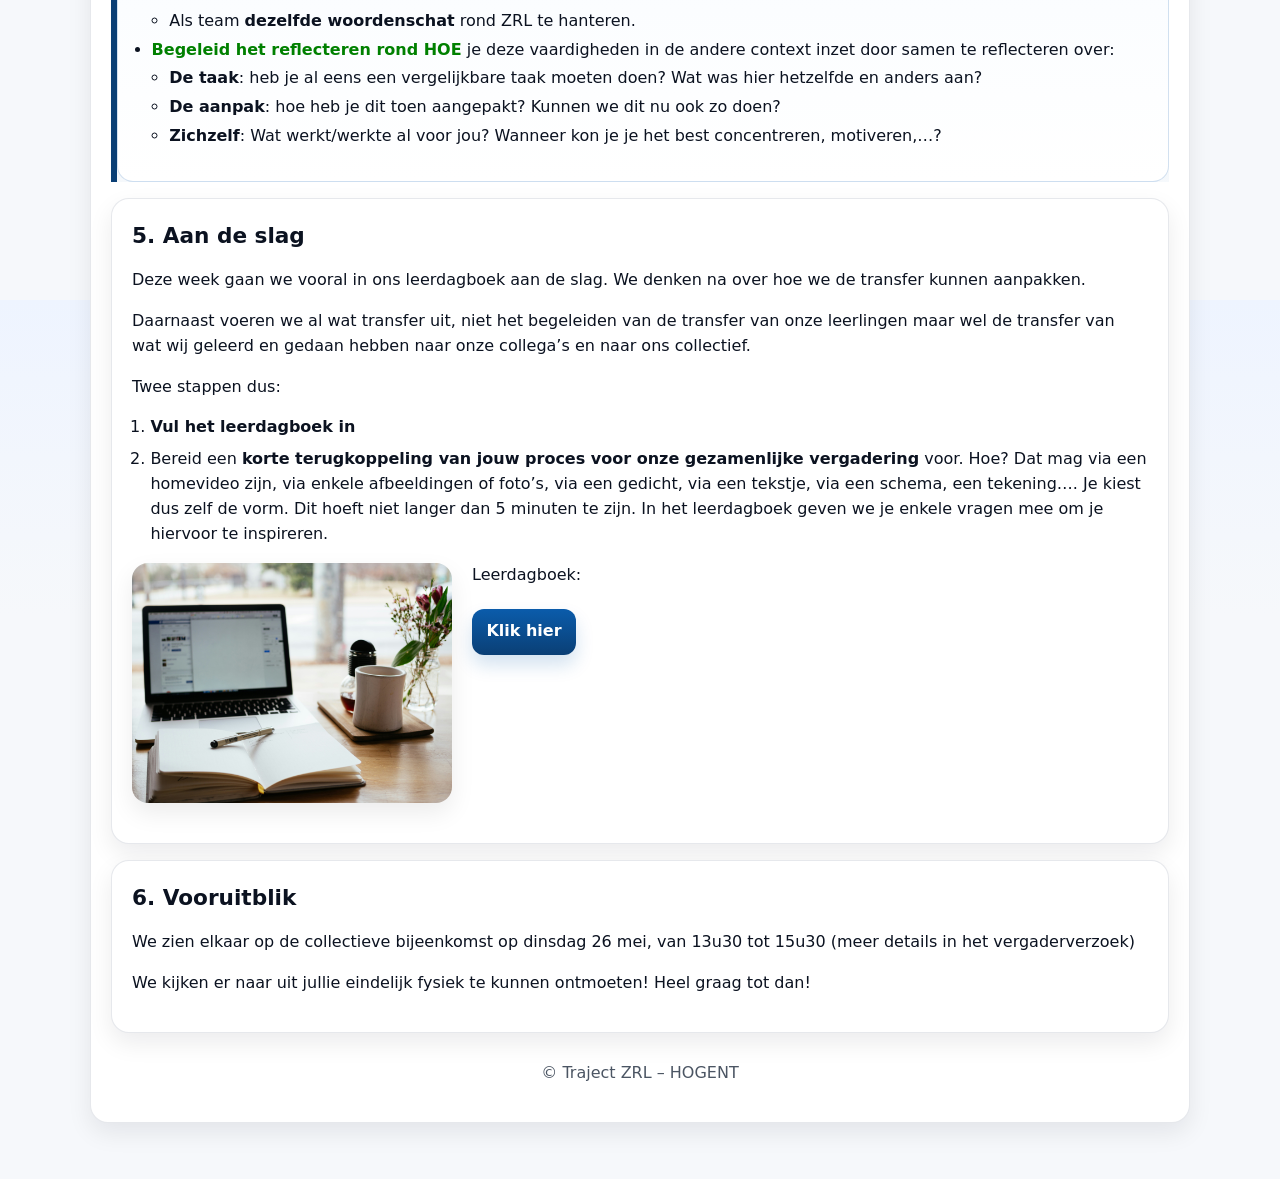
<file: weeks/cyclus2-week4.html>
<!doctype html>
<html lang="nl">
<head>
  <meta charset="utf-8" />
  <meta name="viewport" content="width=device-width,initial-scale=1" />
  <title>ZRL – Cyclus 2 – Week 4</title>
  <meta name="description" content="Cyclus 2 – Week 4 – Transfer" />
  <link rel="stylesheet" href="../assets/css/styles.css" />
  <style>
    .visual-large{
      width: 100%;
      max-width: 780px;
      margin: 0 auto;
      display: block;
      border-radius: 16px;
      box-shadow: 0 10px 25px rgba(0,0,0,0.08);
    }

    .visual-medium{
      width: 100%;
      max-width: 460px;
      margin: 0 auto;
      display: block;
      border-radius: 16px;
      box-shadow: 0 10px 25px rgba(0,0,0,0.08);
    }

    .visual-small{
      width: 100%;
      max-width: 320px;
      margin: 0 auto;
      display: block;
      border-radius: 16px;
      box-shadow: 0 10px 25px rgba(0,0,0,0.08);
    }

    .centered-block{
      text-align: center;
      margin: 1rem 0 1.25rem;
    }

    .btn-space-top{
      margin-top: 1rem;
      display: inline-block;
    }

    .btn-space-top-lg{
      margin-top: 1.35rem;
      display: inline-block;
    }

    .doc-btn{
      margin-top: .6rem;
      display: inline-block;
    }

    .doc-list li{
      margin: .9rem 0;
    }

    .subsection--a .subsection-label,
    .subsection--b .subsection-label,
    .subsection--c .subsection-label,
    .subsection--d .subsection-label{
      font-size: 1.12rem;
      font-weight: 800;
      padding: .45rem .8rem;
      border-radius: 12px;
      display: inline-block;
    }

    .subsection--a .subsection-label{
      background: #dbeafe;
      color: #0a3f75;
    }

    .subsection--b .subsection-label{
      background: #e0f2fe;
      color: #075985;
    }

    .subsection--c .subsection-label{
      background: #dcfce7;
      color: #166534;
    }

    .subsection--d .subsection-label{
      background: #fef3c7;
      color: #92400e;
    }

    .solution-box{
      margin-top: 1rem;
    }

    .solution-box summary{
      cursor: pointer;
      font-weight: 800;
      padding: .75rem .95rem;
      border-radius: 12px;
      background: #f7fbff;
      border: 1px solid rgba(11,92,171,0.18);
      color: var(--brand-2);
    }

    .solution-box .details-body{
      margin-top: .75rem;
      padding: 1rem;
      border-radius: 14px;
      background: #fbfdff;
      border: 1px dashed rgba(11,92,171,0.35);
    }

    .wide-quote{
      margin: 1rem 0 1.25rem;
    }

    .warning-box{
      margin: 1rem 0 1.25rem;
      padding: 1rem 1.1rem;
      border-radius: 16px;
      background: #fff7f7;
      border: 1px solid rgba(220,38,38,0.20);
      border-left: 6px solid #dc2626;
    }

    .warning-box h4{
      color: #b91c1c;
      margin: 0 0 .45rem;
    }

    .two-col-visual{
      display: grid;
      grid-template-columns: 1fr 1fr;
      gap: 1rem;
      margin: 1rem 0 1.25rem;
      align-items: start;
    }

    .three-col-visual{
      display: grid;
      grid-template-columns: repeat(3, 1fr);
      gap: 1rem;
      margin: 1rem 0 1.25rem;
      align-items: start;
    }

    .reflection-cards{
      display: grid;
      grid-template-columns: repeat(3, 1fr);
      gap: 1rem;
      margin: 1rem 0 1.25rem;
    }

    .reflection-card{
      background: #ffffff;
      border: 1px solid rgba(229,231,235,0.95);
      border-radius: 16px;
      padding: 1rem;
      box-shadow: 0 10px 25px rgba(2,6,23,0.04);
    }

    .docs-row{
      display: grid;
      grid-template-columns: 1.1fr .9fr;
      gap: 1.25rem;
      align-items: start;
      margin-top: 1rem;
    }

    .docs-row .visual-small{
      max-width: 420px;
    }

    @media (max-width: 900px){
      .two-col-visual,
      .three-col-visual,
      .reflection-cards,
      .docs-row{
        grid-template-columns: 1fr;
      }
    }
  </style>
</head>
<body>
  <a class="skip-link" href="#content">Spring naar inhoud</a>

  <header class="site-header">
    <div class="container header-inner">
      <div class="brand">
        <div class="brand-logos">
          <img class="logo" src="../HOGENT-LOGO.png" alt="HOGENT logo">
          <img class="logo" src="../LDIV-logo.png" alt="Research Centre for Learning in Diversity logo">
        </div>
        <div class="brand-text">
          <p class="kicker">Cyclus 2</p>
          <h1>Week 4 – Transfer</h1>
          <p class="subtitle">Van oefenen in één context naar bewust inzetten in een andere context</p>
        </div>
      </div>

      <nav class="topnav" aria-label="Hoofdnavigatie">
        <a class="navlink" href="../index.html">Intro</a>
        <a class="navlink" href="cyclus2-week1.html">Cyclus 2 – Week 1</a>
        <a class="navlink" href="cyclus2-week2.html">Cyclus 2 – Week 2</a>
        <a class="navlink" href="cyclus2-week3.html">Cyclus 2 – Week 3</a>
        <a class="navlink active" href="cyclus2-week4.html">Cyclus 2 – Week 4</a>
        <a class="navlink" href="../index.html#overzicht">Overzicht</a>
      </nav>
    </div>
  </header>

  <main id="content" class="container">

    <section class="hero-split">
      <div class="hero-text">
        <p class="hero-kicker">CYCLUS 2 – WEEK 4</p>
        <h2>Transfer</h2>
        <p>⏱ Tijdsindicatie: <strong>max. 60 minuten</strong></p>

        <div class="pillrow" aria-label="Snelle navigatie">
          <a class="pill" href="#terugblik">Terugblik</a>
          <a class="pill" href="#herhaling">Herhaling</a>
          <a class="pill" href="#opzet">Opzet</a>
          <a class="pill" href="#transfer">Transfer</a>
          <a class="pill" href="#aan-de-slag">Aan de slag</a>
          <a class="pill" href="#vooruitblik">Vooruitblik</a>
        </div>

        <p>Deze week zoomen we in op de laatste ondersteuningsvorm: <strong>transfer</strong>.</p>
      </div>
    </section>

    <section id="terugblik" class="card">
      <h2>1. Even terugblikken</h2>

      <section class="subsection subsection--a">
        <p class="subsection-label">A. Overzicht</p>

        <div class="image-inline">
          <img src="../Spiegel.jpg" alt="Spiegel" class="image-inline__img">
          <div class="image-inline__text">
            <p><strong>Vorige week:</strong></p>
            <ul class="checklist">
              <li>Ontdekten we dat ZRL een teamsport is, waarbij de coach niet alleen (expliciet) uitlegt maar ook voordoet, aanmoedigt EN veelvuldige <span class="groen"><strong>oefenkansen</strong></span> creëert.</li>
              <li>Leerden we dat oefenen kan ondersteund worden door</li>  <ul class="checklist">
               <ul class="checklist"> <li><span class="groen"><strong>co-regulatie</strong></span>, leren van elkaar en samen aan de slag gaan</li>
              <li>een vaste structuur en <span class="groen"><strong>routine</strong></span></li>
              <li><span class="groen"><strong>feedback</strong></span> van coach en medeleerlingen;</li>
              <li><span class="groen"><strong>tools</strong></span> of hulpmiddelen</li>
                 </ul>
              <li>Lieten we ons inspireren door mogelijkheden om indirect te ondersteunen, voortbouwend op de expliciete directe ondersteuning van week 1.</li>
              <li>Werkten we een manier uit om onze leerlingen indirect te ondersteunen (voorbereidingsfase)</li>
              <li>& gingen we – indien mogelijk - vol goede moed aan de slag met de leerlingen in onze klas (uitvoeringsfase)</li>
            </ul>
          </div>
        </div>
      </section>

      <section class="subsection subsection--b">
        <p class="subsection-label">B. Leerdagboek</p>

        <div class="image-inline">
          <img src="../online-leerdagboek.jpg" alt="Online leerdagboek" class="image-inline__img">
          <div class="image-inline__text">
            <p><strong>Deze week:</strong></p>
            <ul class="checklist">
              <li>staan we allereerst in ons leerdagboek stil bij hoe deze (uitwerking van) indirecte ondersteuning verlopen is. Wat lukte goed? Waar worstelden we nog mee? Wat leren we hieruit? (reflectiefase)</li>
              <li>zetten we onze motivatie voor de nieuwe week scherp</li>
              <li>en gaan we dieper in op die laatste stap, transfer!</li>
            </ul>
            <div class="centered-block">
        <img src="../transferweek4.png" alt="Transfer week 4" class="visual-medium">
      </div>

            <p><strong></strong>Ga nu eerst naar je leerdagboek via deze link (sla het eerst op jouw pc op voor je erin werkt) of via de bijlage bij de mail.</strong></p>

            <a class="btn btn-space-top-lg" href="../Leerdagboekweek4.docx" target="_blank" rel="noopener">
              Klik hier voor het leerdagboek
            </a>
          </div>
        </div>
      </section>
    </section>

    <section id="herhaling" class="card">
      <h2>2. Korte herhaling</h2>

      <p>Deze week zetten we even in op distributed practice*. We herhalen namelijk nog even kort de essentie van alle ondersteuningsvormen die de voorbije weken aan bod kwamen (niet enkel van vorige week) in een korte oefening.</p>
      <p>We bekijken vervolgens een aantal voorbeelden van klassituaties. Aan jullie om te kiezen welke soort ondersteuning dit is: <strong>expliciet, impliciet of indirect</strong>?</p>

      <p class="note"><em>*Wist-je-datje: Distributed practice of spacing is een zeer effectieve leerstrategie. Door het oefenen meer te spreiden over de tijd heen onthoudt men het geleerde beter. Dit wordt vaak ingezet door in het begin van de les bvb. een korte quiz te doen waarin de kernboodschappen uit de lessen van even terug, aan bod komen.</em></p>

      <div class="callout">
        <h4>Quick recap of spiekbriefje</h4>
        <ul class="checklist">
          <li>Expliciet: WWWH van de vaardigheid (Wat, Waarom, Wanneer, Hoe)</li>
          <li>Impliciet: modellen in handelen, luidop denken, aanmoedigen of herinneren en/of bevragen of aan het denken zetten.</li>
          <li>Indirect: (veelvuldig) oefenen met ondersteuning door co-regulatie, routines, feedback en/of tools.</li>
             <img src="../3OVklein.png" alt="Driehoek transfer" class="visual-small">
        </ul>

        <h4>Was het nu expliciet, impliciet of indirect???</h4>

        <ol class="examples">
          <li>Een leerkracht houdt een klasgesprek over gedachten die je motivatie soms doen dalen tijdens het leren, en hoe je hiermee kan omgaan. Er volgt een bespreking waarbij de leerkracht uitlegt waarom het belangrijk is om stil te staan bij je motivatie tijdens het leren, hoe je dit kan doen en wat je daarna kan ondernemen om je motivatie weer op te krikken.</li>
          <li>Een leerkracht zet de doelen voor de les op het bord, en vinkt telkens af wanneer een onderdeel afgerond is.</li>
          <li>Een leerkracht voorziet een feedbackkader op elke toets, waarop leerlingen kunnen aangeven op welke manier ze gestudeerd hebben. De leerlingen krijgen de verbeterde toets een weekje voor de nieuwe toets terug, en moeten reflecteren over hun studiemethode en wat ze eventueel anders zouden doen voor de nieuwe toets. Er volgt een klasgesprek over mogelijke manieren om dit thema te studeren.</li>
          <li>De leerkracht laat de leerlingen hun ideale werkplek uittekenen. Er volgt een bespreking over waarom het belangrijk is om je leeromgeving goed in te richten, wanneer je dat kan inzetten, en waar je allemaal op moeten let om dit (voor jou) zo optimaal mogelijk te doen.</li>
          <li>Een leerkracht voorziet een stopmomentje, elke keer wanneer de leerlingen zelfstandig een aantal oefeningen moeten maken. Tijdens dit stopmomentje krijgen de leerlingen een paar vragen om stil te staan bij hun aanpak van de oefening. Ze bespreken hun antwoorden met hun buur. De leerkracht geeft klassikaal nog wat feedback op wat hij ziet en hoort.</li>
          <li>Een leerkracht praat zichzelf door een oefening heen (“ok, wat moeten we nu doen; wat hebben we nodig, wat is weer de volgende stap,...”).</li>
          <li>Een leerkracht verwoordt luidop hoe die een schema opbouwt aan het bord, stap voor stap (“Ik plaats het onderwerp centraal’,…)</li>
          <li>Een leerkracht eindigt elke les met een exit ticket, met daarop telkens een andere vraag zoals bvb. wat zijn de drie kernboodschappen van deze les, stel een toetsvraag op over deze les, duid op een schaal van 1 tot 10 aan hoe goed het concentreren liep,… Leerlingen wisselen hun antwoorden uit, waarna klassikale feedback volgt.</li>
          <li>Een leerkracht laat de leerlingen elke keer er een herhalingstoets is een planning opmaken, met daarin ook hoe ze het studeren zullen aanpakken. De leerkracht voorziet een sjabloon dat hen daarin begeleidt. De leerlingen vergelijken hun planningen met elkaar en klassikale feedback volgt.</li>
          <li>De leerkracht laat de leerlingen aan de hand van een situatieschets nadenken over de leerkuil en hoe je daar uit kan geraken. Er volgt een bespreking over het belang van geloven in jezelf om over het muurtje te kunnen springen en wanneer en hoe je dit geloven in jezelf kan proberen bevorderen.</li>
          <li>Een leerkracht vraagt de leerlingen hoeveel tijd ze denken nodig te hebben voor het maken van een meerdelige opdracht en vraagt hen om bij elke opdracht hun minimum- en maximumtijd op te schrijven.</li>
        </ol>

        <details class="solution-box">
          <summary>Klik hier voor de oplossing</summary>
          <div class="details-body">
            <p><strong>Antwoorden:</strong></p>
            <p><strong>Expliciete ondersteuning:</strong> Bij voorbeelden 1, 4 en 10 wordt de WWWH verduidelijkt, vaak via of na een klasgesprek. De leerlingen oefenen het nog niet echt in.</p>
            <p><strong>Impliciete ondersteuning:</strong> Bij voorbeelden 2, 6, 7, 11 ondersteunt de leerkracht door te modelleren in zijn handelen (voorbeeld 2) of luidop te denken (voorbeeld 6 &amp; 7) en door te bevragen en aan te moedigen aan tijdsbeheer te doen (voorbeeld 11).</p>
            <p><strong>Indirecte ondersteuning:</strong> Bij voorbeelden 3, 5, 8, 9 zie je dat het om een routine gaat, waarbij men elke keer de ZRL-vaardigheid oefent volgens een vaste structuur. Ook co-regulatie door het inzetten van de klasgenoten, de inzet van een hulpmiddel of tool en feedback komt aan bod.</p>
          </div>
        </details>
      </div>
    </section>

    <section id="opzet" class="card">
      <h2>3. Vooruitkijken – opzet van de week</h2>

      <p>Men zegt weleens:</p>
      <ul class="checklist">
        <li>Wie één balsport kan leert makkelijker een nieuwe balsport aan.</li>
        <li>Wie een aantal vreemde talen kent, kan makkelijker er nog een nieuwe bijleren in vergelijking met wie er geen kent.</li>
      </ul>

      <p>Werkt dit ook zo voor ZRL? We hebben het deze week dus over <strong>TRANSFER</strong> van de ene situatie naar de andere situatie en wat dit betekent in de context van ZRL.</p>

      <div class="centered-block">
        <img src="../Overzichtweek4.png" alt="Overzicht week 4" class="visual-large">
      </div>
      
      <p>We stonden reeds stil bij vorige week (zie reflectie week 3 in je leerdagboek) en gaan nu dieper in op de transfer:</p>
      <ul class="checklist">
        <li>WAT transfer is,</li>
        <li>WAAROM dit belangrijk is,</li>
        <li>HOE we dit kunnen bevorderen,</li>
        <li>BEREIDEN we dit VOOR (voorbereidingsfase) &amp;</li>
        <li>VOEREN we dit uit in onze klas (uitvoeringsfase)</li>
      </ul>

     
    </section>

    <section id="transfer" class="card">
      <h2>4. Transfer</h2>

      <div class="centered-block">
        <img src="../transferweek4.png" alt="Transfer week 4" class="visual-medium">
      </div>

      <section class="subsection subsection--a">
        <p class="subsection-label">A. Teaser</p>

          <img src="../stripweek4.png" alt="Strip week 4" class="visual-large">
        </div>

        <p>De leerkracht in dit voorbeeld gaat een specifieke taakstrategie voor het lezen van een tekst gaan inoefenen met zijn leerlingen. Hij laat de leerlingen daarna nadenken over wanneer ze deze leesstrategie nog zouden kunnen gebruiken. Hij triggert dus al de transfer naar andere vakken.</p>

        <p>Idealiter weten de leerkrachten Engels en geschiedenis bvb. dat deze leesstrategieën aangeleerd worden en hoe het gebeurt, zodat ze dit ook kunnen triggeren tijdens hun lessen.</p>

        <p><strong>De vraag is echter</strong>:dienen ze deze strategie op dezelfde manier in te zetten als ze geschiedenis lezen en leren? Of zijn er toch subtiele verschillen? Kunnen leerlingen dit gewoon copy pasten naar een andere setting, of zit het toch nog iets ingewikkelder in elkaar?</p>

        <p><strong>M.a.w., wat zijn de do’s en don’ts van transfer?</strong></p>
      </section>

     <section class="subsection subsection--b">
  <p class="subsection-label">B. Transfer ondersteunen: wat en waarom?</p>

  <div class="text-image-row">
    <img src="../watweek4.png" alt="Wat is transfer" class="text-image-row__img">
    <div>
      <p>Transfer gaat over het transfereren of overdragen van het geleerde naar een andere context. Waar de vorige ondersteuningsvormen allemaal binnen dezelfde context plaatsvonden, gaat het nu over het overdragen naar een andere context.</p>

      <p><strong>Wat kan er allemaal bedoeld worden met een andere context?</strong></p>
      <p>Dit kan gaan over</p>

      <ul class="checklist">
        <li><strong>Een andere taak:</strong> van het plannen voor een groepsopdracht naar plannen voor het studeren.</li>
        <li><strong>Een ander vak:</strong> bvb. van jezelf evalueren/controleren voor rekenen naar spelling OF van wiskunde naar Nederlands.</li>
        <li><strong>De thuiscontext:</strong> bvb. van leren in de klas naar leren thuis.</li>
        <li><strong>Een vrijetijdscontext:</strong> bvb. van je materiaal verzamelen in de klas naar het meenemen van alle benodigdheden voor de dansles.</li>
      </ul>

      <p><strong>Sta eens stil bij jezelf:</strong> In welke contexten gebruik jij bvb. de ZRL-vaardigheid zelfmonitoring of het bijhouden of je goed bezig bent of iets moet aanpassen in je aanpak? Doe je dat in je klas, wanneer je luistert naar een vriend, wanneer je aan het autorijden bent,....</p>
    </div>
  </div>

  <div class="text-image-row text-image-row--right">
    <div>
      <p><strong>Waarom is het inzetten op die transfer nu belangrijk?</strong></p>
      <p>Alle vorige ondersteuningsvormen leggen eigenlijk de basis voor de transfer. Doch, transfer gebeurt niet altijd automatisch.</p>

      <p><strong>Drie belangrijke redenen om de transfer van ZRL-vaardigheden goed te begeleiden zijn de volgende:</strong></p>

  <ol class="examples">
  <li>
    Leerlingen gaan aangeleerde strategieën <span class="groen">niet automatisch</span> thuis of in andere contexten ook gebruiken, terwijl dit hen in heel uiteenlopende contexten heel wat kan opleveren. (Leerpunt, 2026)
  </li>

  <li>
    Wanneer we ZRL-vaardigheid veel gaan inoefenen dan treedt er soms onbewust een transfer op naar situaties die heel erg lijken op de oefensituatie. Het <span class="groen">gevaar</span> is echter dat men dit doet <span class="groen">zonder nadenken</span> en dus niet inziet dat het in de andere situatie net iets anders vraagt … (Peeters, 2022)

    <div class="text-image-row">
      <img src="../bewustetransferweek4.png" alt="Bewuste transfer" class="text-image-row__img text-image-row__img--small">
      <div>
        <p><strong>Bijvoorbeeld:</strong> de leerling heeft geleerd hoe hij een schema kan maken voor het verwerken van de les geschiedenis. De leerling past dit ook toe op het vak aardrijkskunde, waar de focus vooral ligt op het gebruik van de atlas, het interpreteren van kaarten,… Inzetten op bewuste transfer is dus belangrijk.</p>
      </div>
    </div>
  </li>

  <li>
    Actief inzetten op transfer en dit ondersteunen <span class="groen">vermindert de cognitive load</span>, waardoor er meer werkgeheugen over blijft voor de inhoud. (De Bruin et al, 2025)
  </li>
</ol>
    <img src="../waaromweek4.png" alt="Waarom transfer belangrijk is" class="text-image-row__img">
  </div>


  </div>

  <div class="warning-box">
    <h4>Noteer op een blaadje</h4>
    <p>Waar zouden jouw leerlingen de in dit leertraject aangeleerde ZRL-vaardigheden nog kunnen gebruiken? In welk vakken of bij welk types opdrachten?</p>
    <p>Hou dit bij voor straks in je leerdagboek.</p>
  </div>
</section>

<section class="subsection subsection--c">
  <p class="subsection-label">C. Transfer ondersteunen: wanneer en hoe?</p>

  <p>Hoe begeleid je nu de transfer van ZRL-vaardigheden?</p>
  <p>Griet en Nathalie leiden dit onderwerp al even in, in een nieuwe video (duurtijd: 7 minuten), deze keer niet @home/hogent maar in een andere context!</p>

  <div class="image-inline">
    <img src="../Video.jpg" alt="Video transfer week 4" class="image-inline__img visual-medium">
    <div class="image-inline__text">
      <a class="btn btn-space-top-lg" href="https://hogent.cloud.panopto.eu/Panopto/Pages/Viewer.aspx?id=5d3c8d07-430f-4b91-896d-b4490130bdd4" target="_blank" rel="noopener">
        Klik hier voor de video!
      </a>
    </div>
  </div>

  <p>Transfer gaat dus enerzijds over <strong>zien of beseffen WANNEER je de ZRL-vaardigheden nog kan gebruiken.</strong></p>
  <p>Daarnaast gaat het ook over <strong>bewust kiezen HOE je deze gaat inzetten</strong>, wat nadenken over taken, strategieën en jouw eigen functioneren m.b.t. deze strategieën noodzakelijk maakt.</p>

  <p>We bespreken deze twee punten:</p>

  <div class="text-image-row">
    <img src="../wanneerweek4.png" alt="Wanneer transfer" class="text-image-row__img">
    <div>
      <p><strong>1. BEWUSTWORDING over WANNEER je de ZRL-vaardigheden NOG kan gebruiken, door</strong></p>

      <ul class="checklist">
        <li><strong>te benoemen:</strong> Benoem wanneer leerlingen een vaardigheid nog allemaal kunnen gebruiken. De leerkracht uit de strip vroeg aan de leerlingen wanneer ze deze leesstrategie nog kunnen gebruiken maar had dit ook gewoon kunnen benoemen.</li>
        <li><strong>te triggeren:</strong> Als de leerkracht geschiedenis de leerlingen herinnert aan de leesstrategieën van Nederlands, triggert hij het transfereren van deze strategieën. Daarnaast is het bevragen van de leerlingen over wanneer, zoals in de strip, ook een manier om dit te triggeren: ‘Wanneer kan je dit nog gebruiken?’; ‘In welke andere vakken kan dit helpen?’,….</li>
        <li><strong>Als schoolteam dezelfde taal gebruiken</strong> kan tot slot ook meer bewustwording creëren over wanneer je de ZRL vaardigheden (nog) kan inzetten. Eenzelfde visie rond ZRL en eenzelfde taal hanteren naar de leerlingen toe bevordert de transfer. ZRL ondersteunen is teamwerk! Met een team bereik je zoveel meer. (Sins, 2025; Leerpunt, 2026)</li>
      </ul>
    </div>
  </div>

  <div class="text-image-row text-image-row--right">
    <div>
      <p><strong>2. BEWUSTWORDING over HOE je de ZRL-vaardigheden NOG kan gebruiken.</strong></p>

      <p>De bewustwording over de HOE vraagt om (begeleide) <strong>REFLECTIE</strong> over 3 vormen van <strong>KENNIS</strong>, namelijk</p>

      <div class="reflection-cards">
        <div class="reflection-card">
          <h4>Taak</h4>
          <p><strong>Kennis over taken of opdrachten:</strong><br>Bvb. Wat vraagt het studeren van Franse vocabulaire? Wat vraagt het studeren van wiskunde? Wat is er anders – en gelijk - aan een taak frans en een taak wiskunde?</p>
        </div>
        <div class="reflection-card">
          <h4>Strategie</h4>
          <p><strong>Kennis over strategieën en wanneer je deze het beste inzet:</strong><br>Bvb. Waarvoor kan je een schema gebruiken? Waarvoor gebruik je flashcards? Hoe gebruik je flashcards best als het gaat om woordjes, versus bredere concepten?</p>
        </div>
        <div class="reflection-card">
          <h4>Jezelf</h4>
          <p><strong>Kennis over jezelf:</strong><br>Wat werkt voor mij? Wanneer kan ik mij het beste concentreren? Hoe hou ik mezelf gemotiveerd tijdens wiskunde versus geschiedenis?</p>
        </div>
      </div>

      <p><em>(Peeters, 2022; Dijkstra, 2018)</em></p>
    </div>
    <img src="../hoeweek4.png" alt="Hoe transfer begeleiden" class="text-image-row__img">
  </div>

  <div class="image-inline">
    <img src="../klasweek4.jpg" alt="Klassituatie week 4" class="image-inline__img visual-medium">
    <div class="image-inline__text">
      <div class="centered-block">
        <img src="../taakstrategiejezelf.png" alt="Taak strategie jezelf" class="visual-large">
      </div>
    </div>
  </div>

  <p>Hoe pakken we dit aan? Door leerlingen <strong>bewust te maken van de gelijkenissen en verschillen</strong> tussen taken/opdrachten en situaties, ze hierover te laten <strong>reflecteren</strong>, en te beslissen of ze deze of een andere strategie zullen inzetten.</p>
  <p>Op die manier voorkomen we dat leerlingen automatisch een strategie of vaardigheid gaan inzetten, zonder hierover na te denken.</p>

 
  <div class="callout">
    <h4>Samengevat: Hoe ondersteun je de transfer?</h4>
    <ul class="checklist">
      <li>Maak leerlingen <span class="groen"><strong>bewust van WANNEER</strong></span> ze de ZRL-vaardigheden nog kunnen inzetten door:
        <ul class="checklist">
          <li>Het <strong>expliciet te zeggen</strong>: “Je kan dit nog gebruiken in de les geschiedenis…”</li>
          <li>Eraan te <strong>herinneren</strong> of het te <strong>bevragen</strong>: “Je hebt dit in Nederlands ook gedaan….” “Waar heb je nog zoiets moeten doen?”</li>
          <li>Als team <strong>dezelfde woordenschat</strong> rond ZRL te hanteren.</li>
        </ul>
      </li>
      <li> <span class="groen"><strong>Begeleid het reflecteren rond HOE</strong></span> je deze vaardigheden in de andere context inzet door samen te reflecteren over:
        <ul class="checklist">
          <li><strong>De taak</strong>: heb je al eens een vergelijkbare taak moeten doen? Wat was hier hetzelfde en anders aan?</li>
          <li><strong>De aanpak</strong>: hoe heb je dit toen aangepakt? Kunnen we dit nu ook zo doen?</li>
          <li><strong>Zichzelf</strong>: Wat werkt/werkte al voor jou? Wanneer kon je je het best concentreren, motiveren,…?</li>
        </ul>
      </li>
    </ul>
  </div>
</section>
    <section id="aan-de-slag" class="card">
      <h2>5. Aan de slag</h2>

      <p>Deze week gaan we vooral in ons leerdagboek aan de slag. We denken na over hoe we de transfer kunnen aanpakken.</p>
      <p>Daarnaast voeren we al wat transfer uit, niet het begeleiden van de transfer van onze leerlingen maar wel de transfer van wat wij geleerd en gedaan hebben naar onze collega’s en naar ons collectief.</p>
      <p>Twee stappen dus:</p>

      <ol class="examples">
        <li><strong>Vul het leerdagboek in</strong>
        <li>Bereid een <strong>korte terugkoppeling van jouw proces voor onze gezamenlijke vergadering</strong> voor. Hoe? Dat mag via een homevideo zijn, via enkele afbeeldingen of foto’s, via een gedicht, via een tekstje, via een schema, een tekening…. Je kiest dus zelf de vorm. Dit hoeft niet langer dan 5 minuten te zijn. In het leerdagboek geven we je enkele vragen mee om je hiervoor te inspireren.</li>
      </ol>

      <div class="image-inline">
        <img src="../online-leerdagboek.jpg" alt="Online leerdagboek" class="image-inline__img">
        <div class="image-inline__text">
          <p>Leerdagboek:</p>
          <a class="btn btn-space-top-lg" href="../Leerdagboekweek4.docx" target="_blank" rel="noopener">
            Klik hier
          </a>
        </div>
      </div>
    </section>

    <section id="vooruitblik" class="card">
      <h2>6. Vooruitblik</h2>
      <p>We zien elkaar op de collectieve bijeenkomst op dinsdag 26 mei, van 13u30 tot 15u30 (meer details in het vergaderverzoek)</p>
      <p>We kijken er naar uit jullie eindelijk fysiek te kunnen ontmoeten! Heel graag tot dan!</p>
    </section>

    <footer class="footer">
      <p class="note">© Traject ZRL – HOGENT </p>
    </footer>
  </main>

  <script src="../assets/js/main.js"></script>
  <script>
(function () {
  let preview = new URLSearchParams(window.location.search)
    .get('preview') === '1';

  function showUnderConstruction() {
    if (preview) return;

    const overlay = document.createElement('div');
    overlay.className = 'under-construction-overlay';

    overlay.innerHTML = `
      <div class="under-construction-content">
        <h1>Under construction</h1>
        <p>Deze pagina is momenteel nog in opbouw.</p>
        <p>We werken volop aan het leertraject. Binnenkort vind je hier meer informatie!</p>
      </div>
    `;

    document.body.appendChild(overlay);
  }

  showUnderConstruction();

  document.addEventListener('keydown', function (event) {
    if (event.ctrlKey && event.altKey && event.key.toLowerCase() === 'p') {
      window.location.search = '?preview=1';
    }
  });
})();
</script>
</body>
</html>
</file>
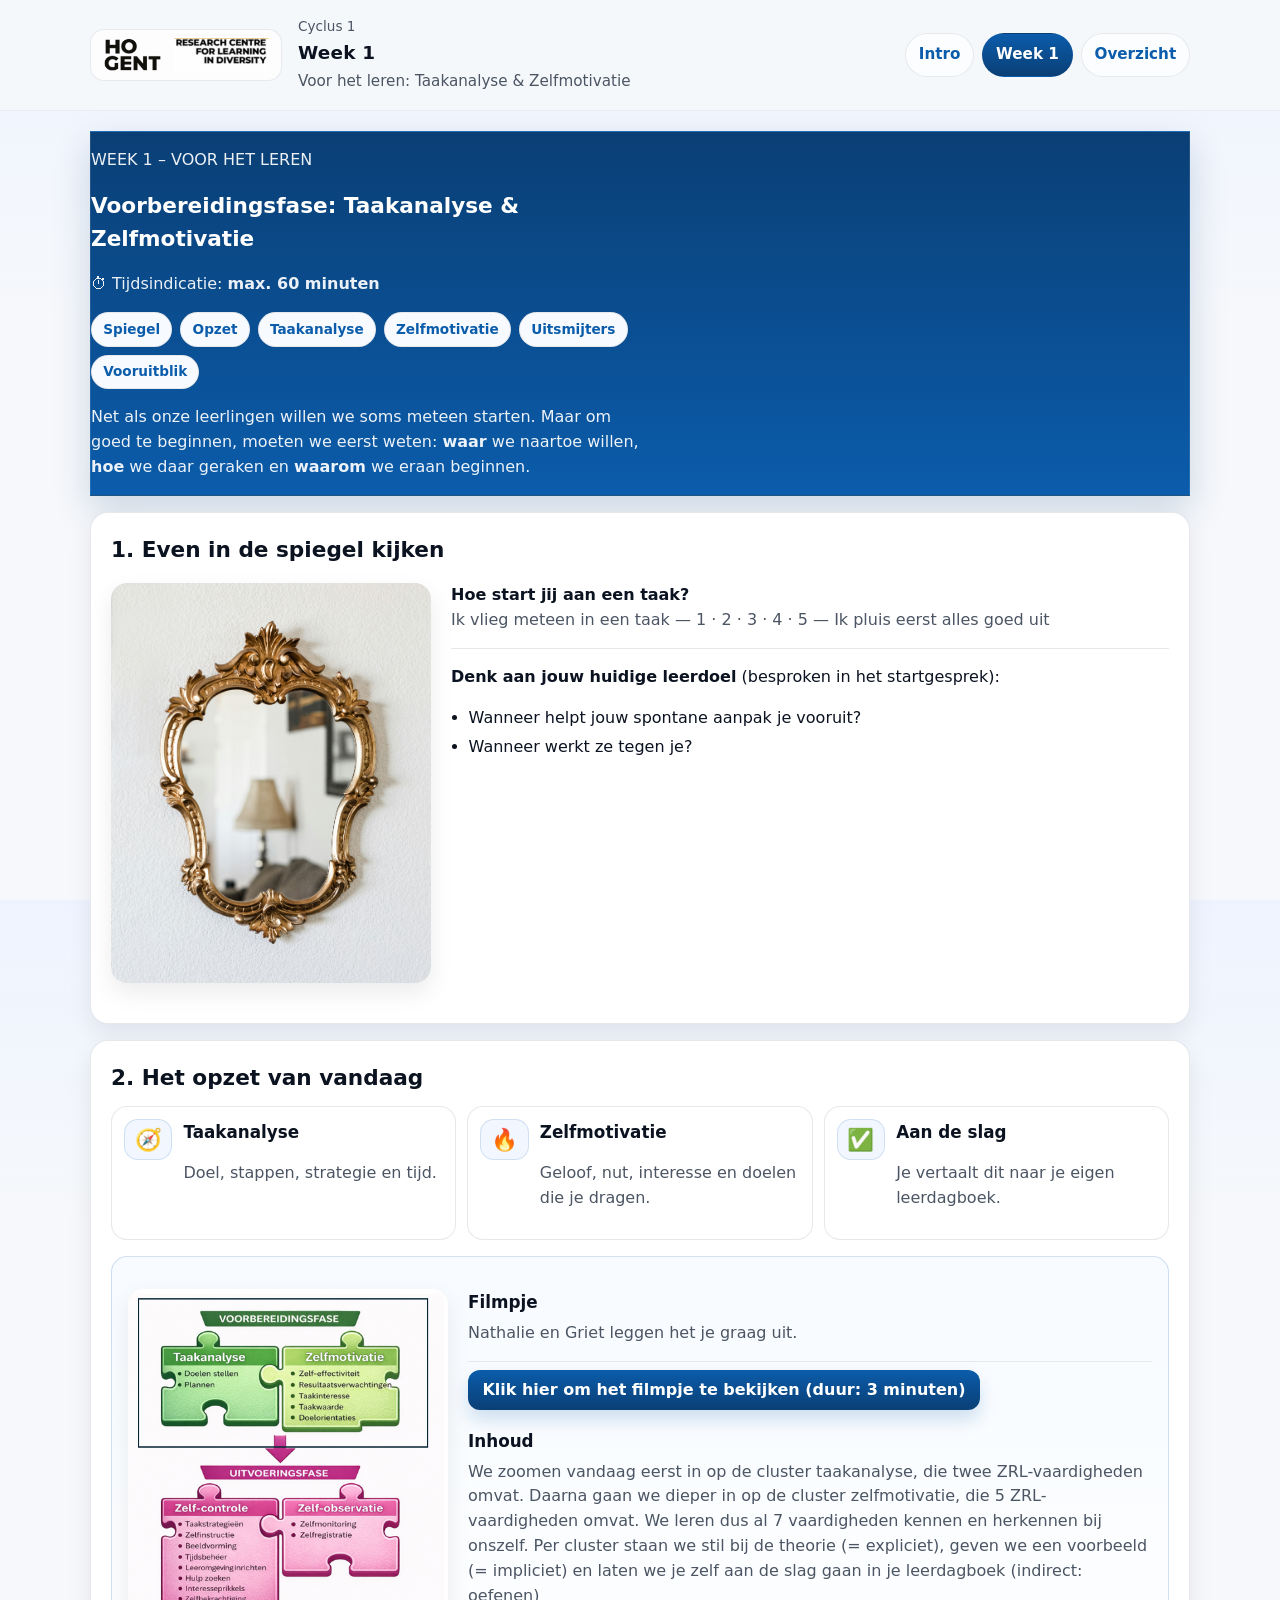
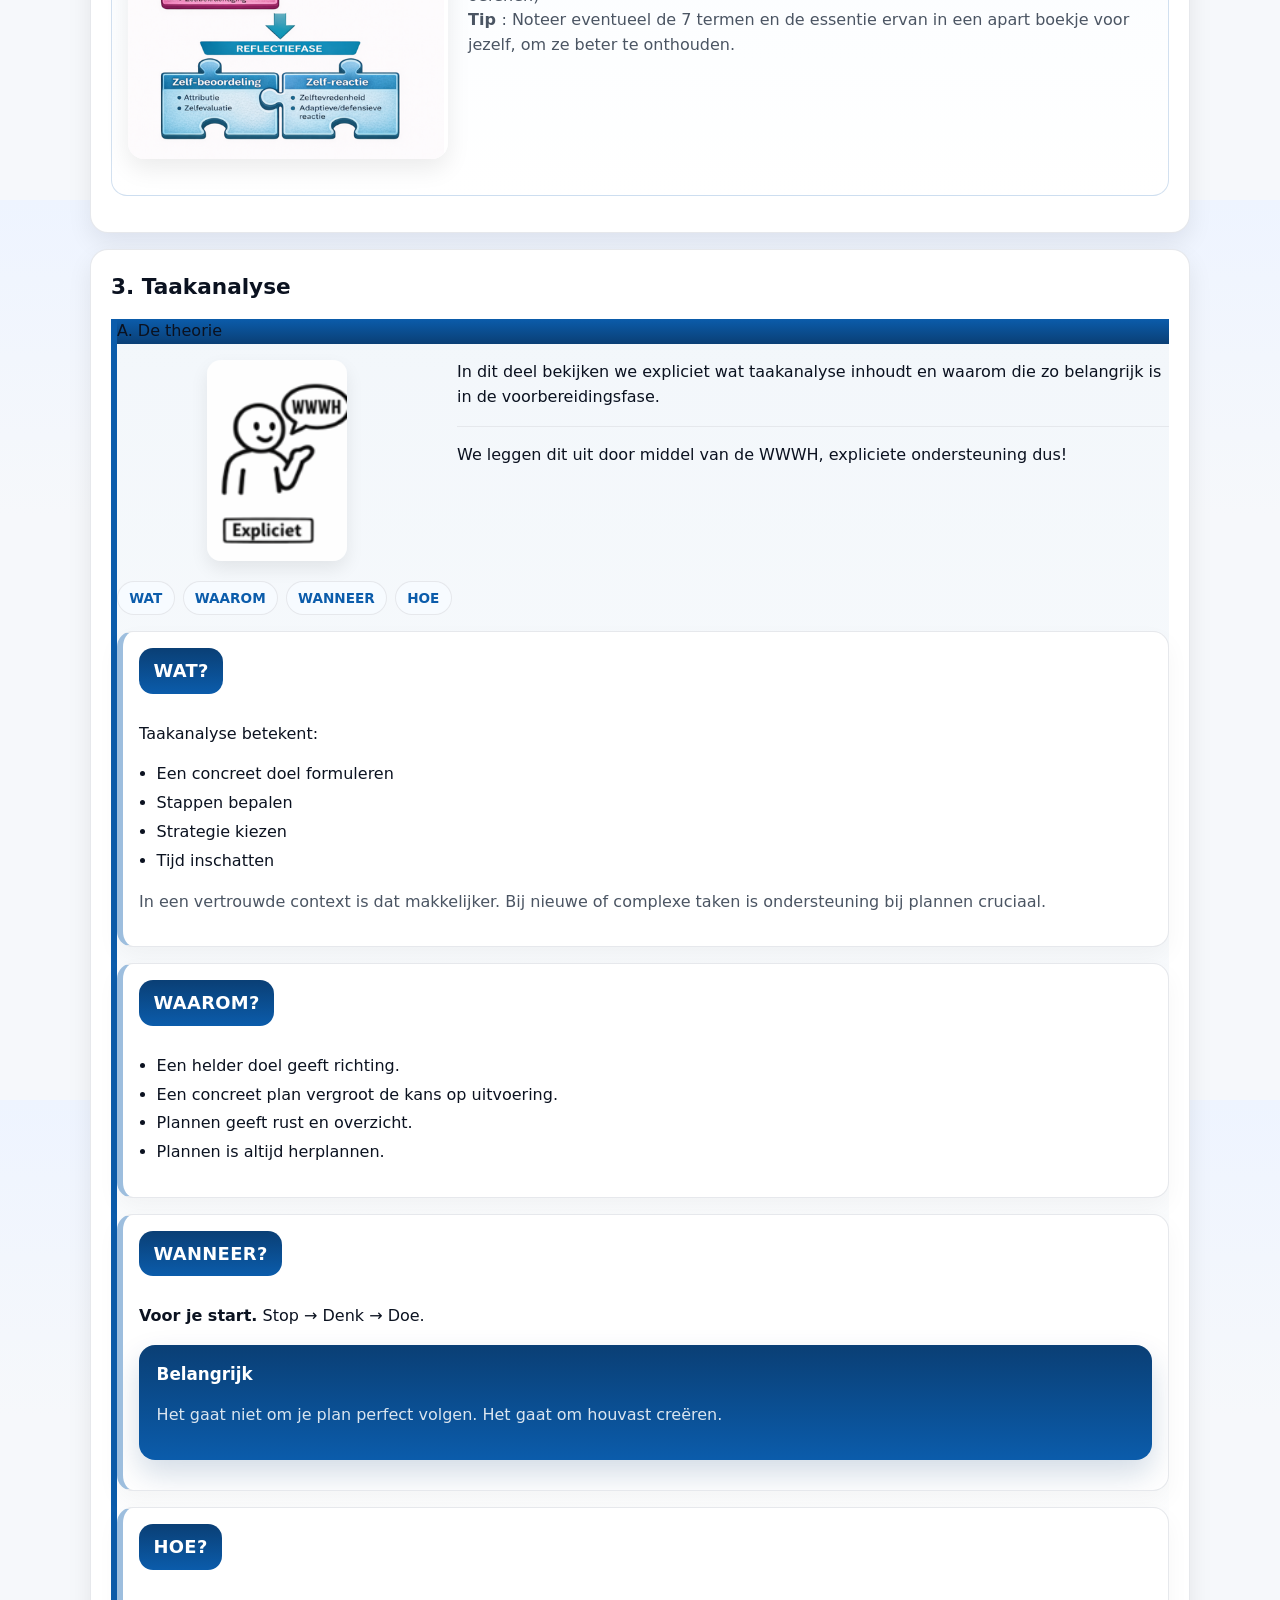
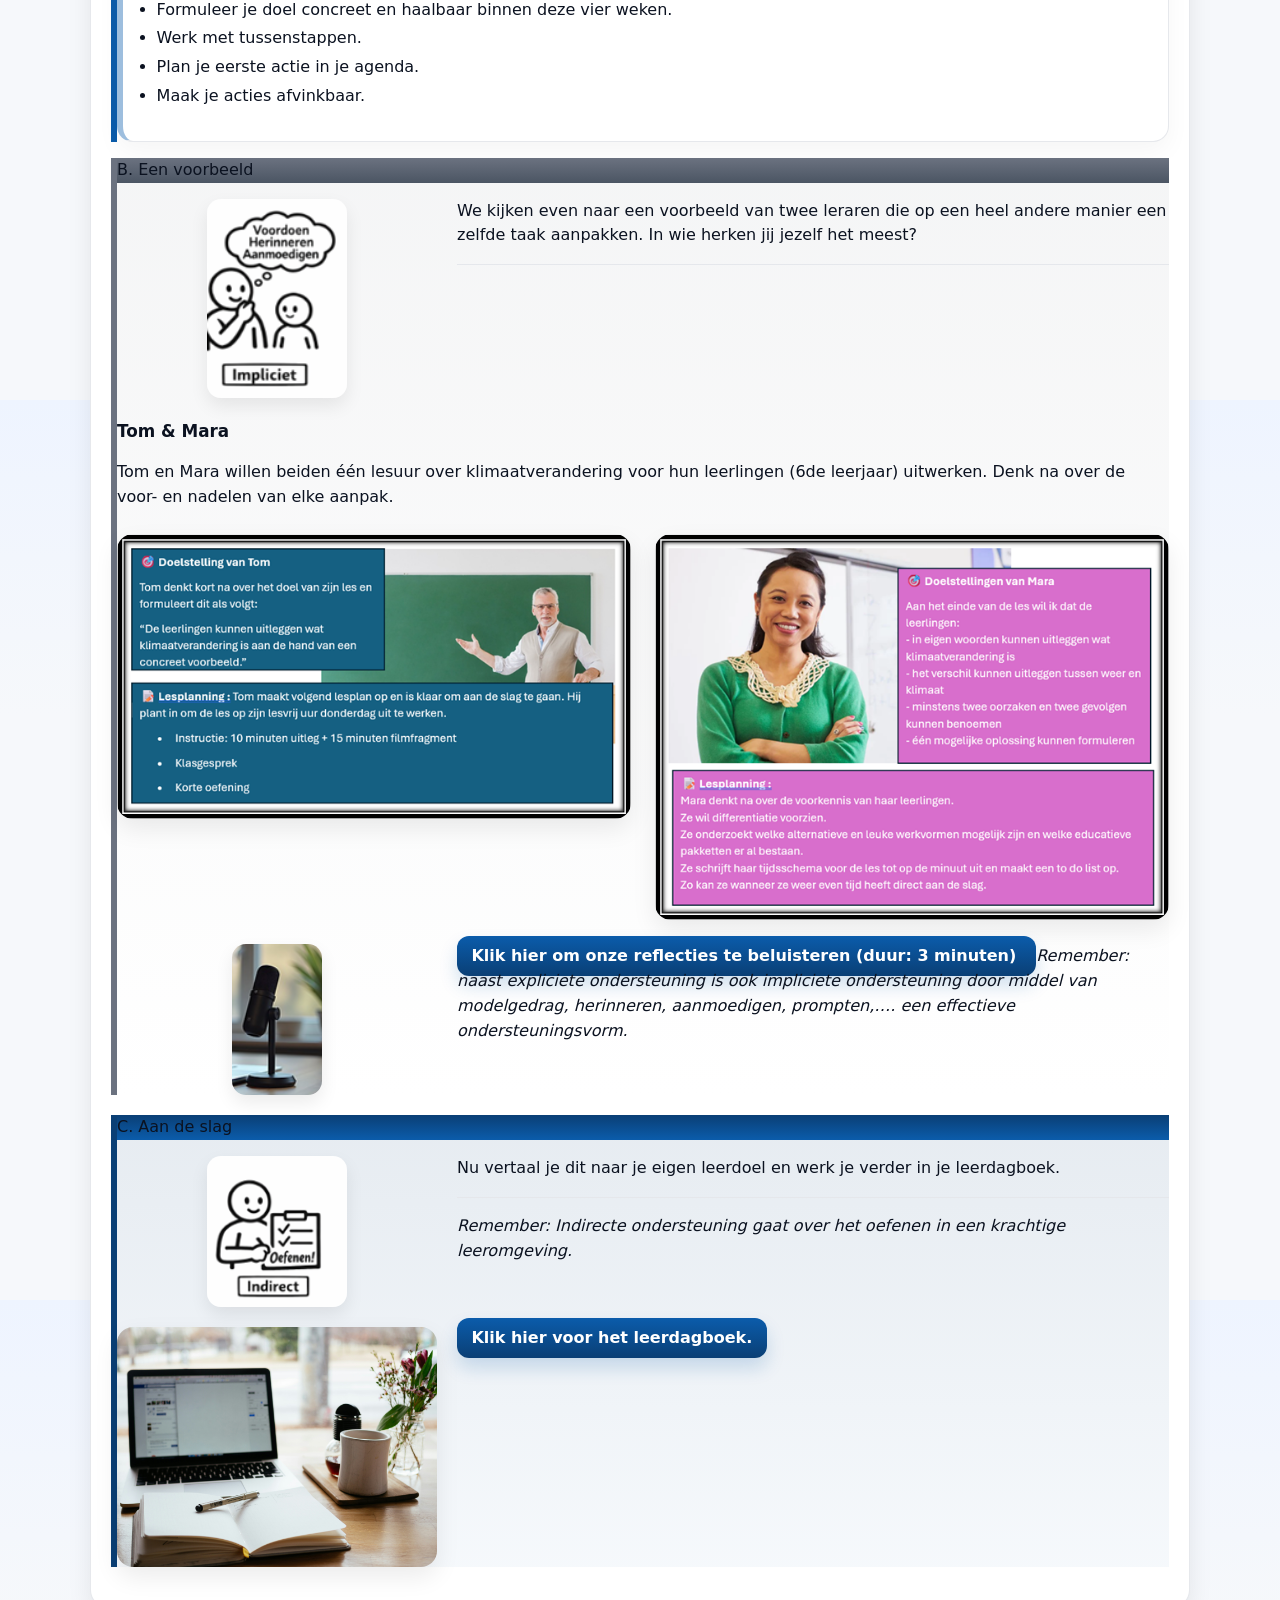
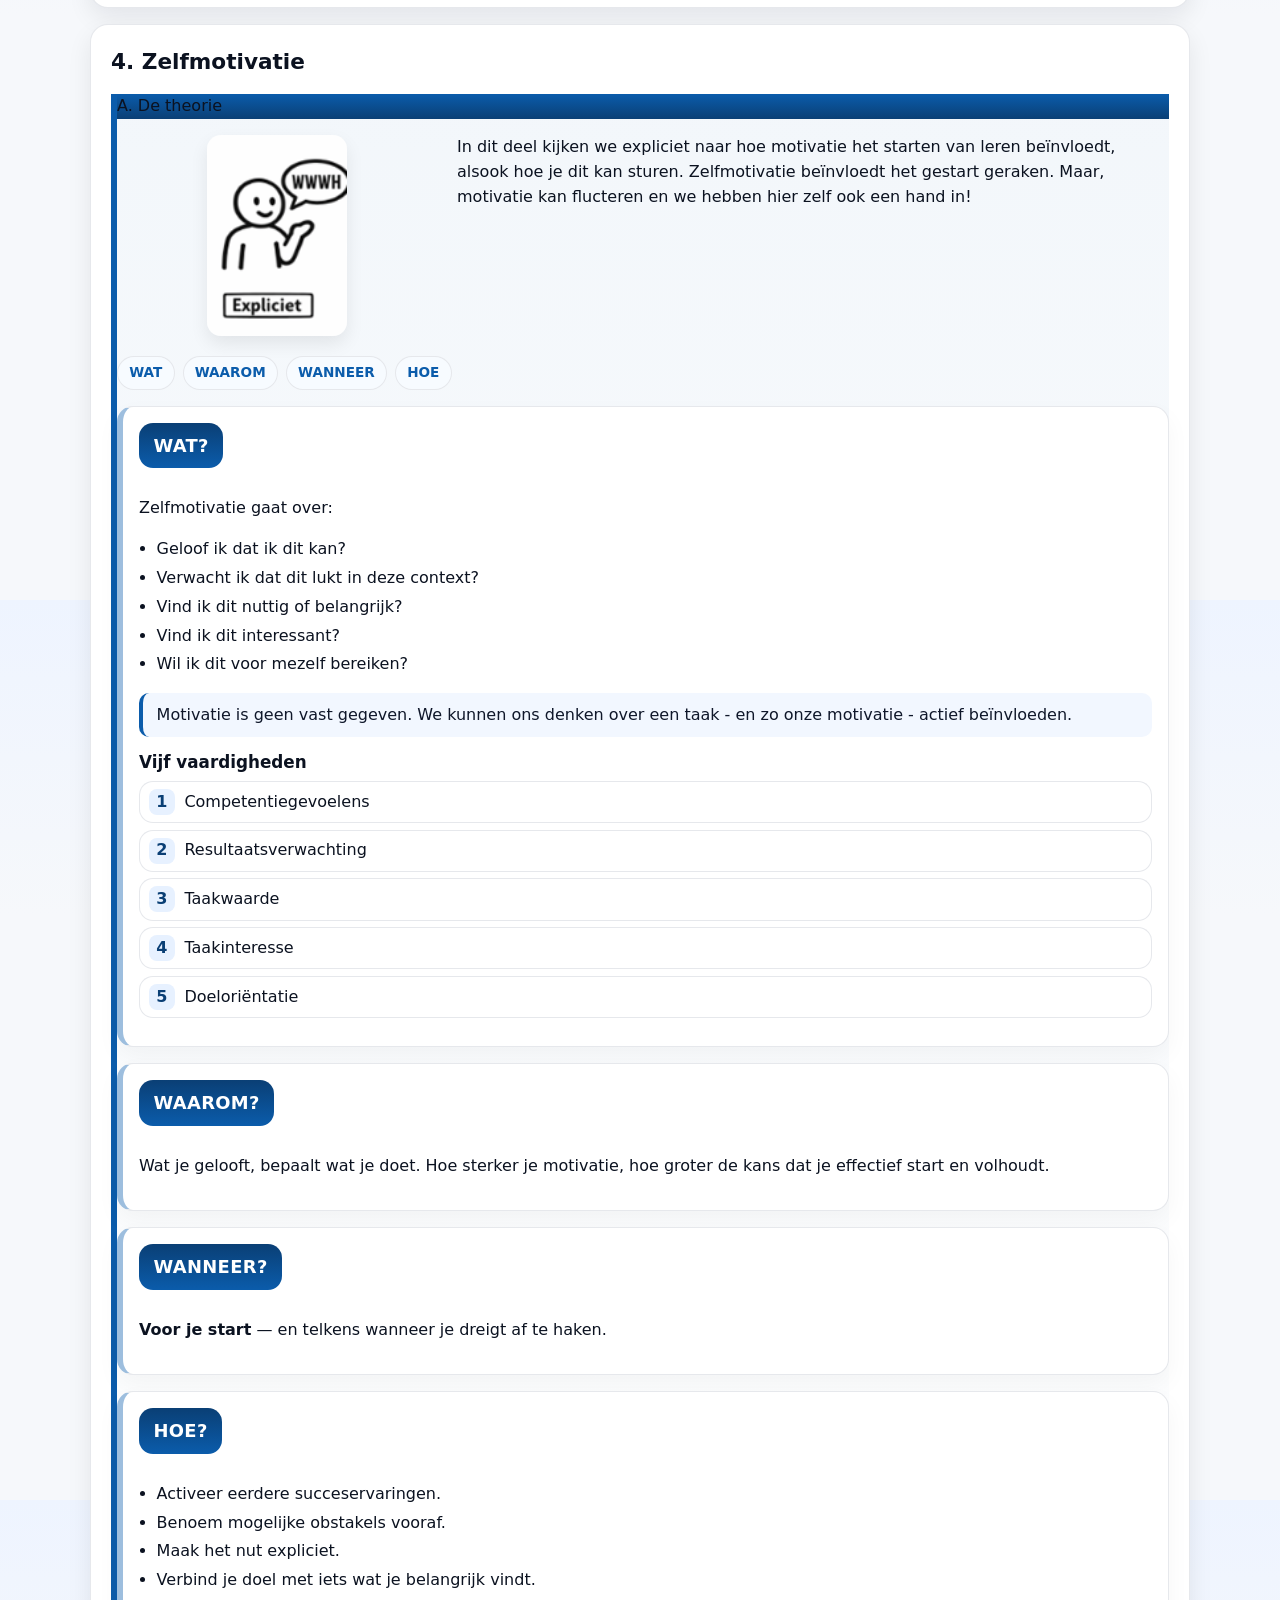
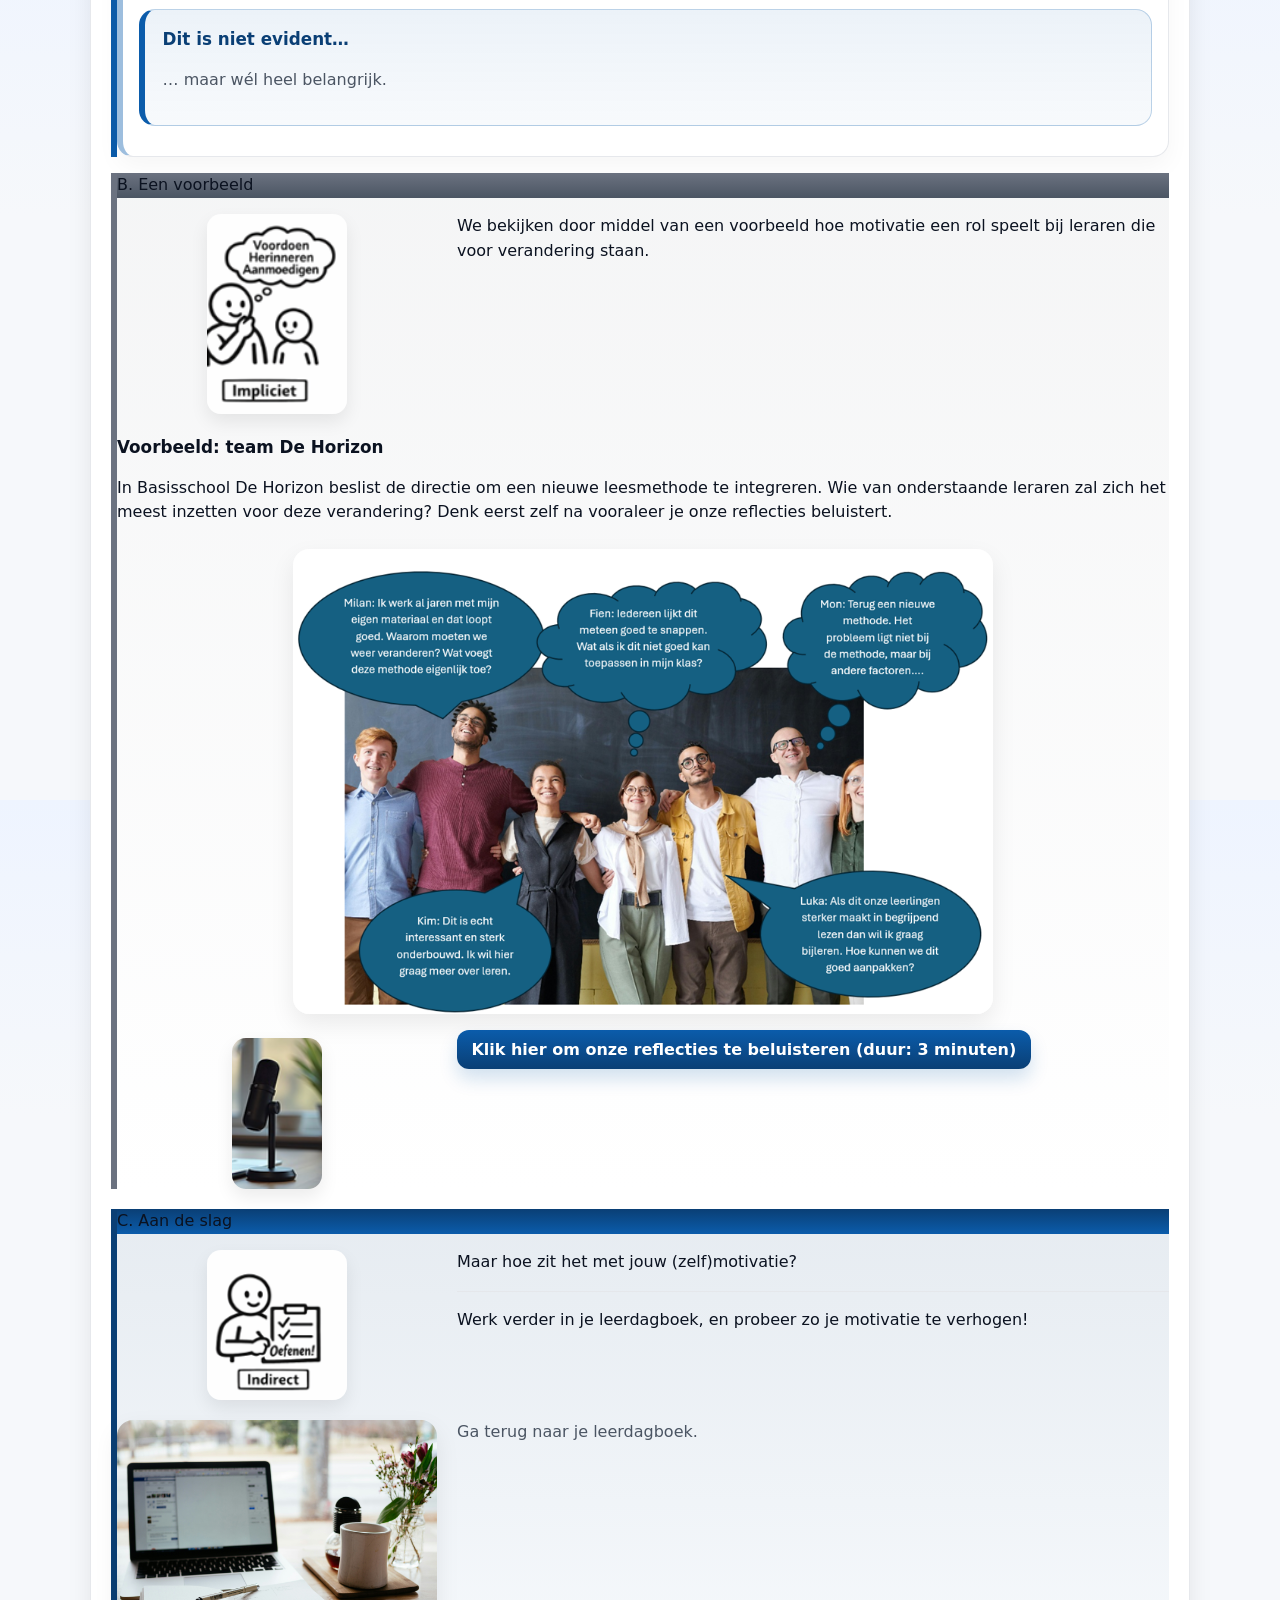
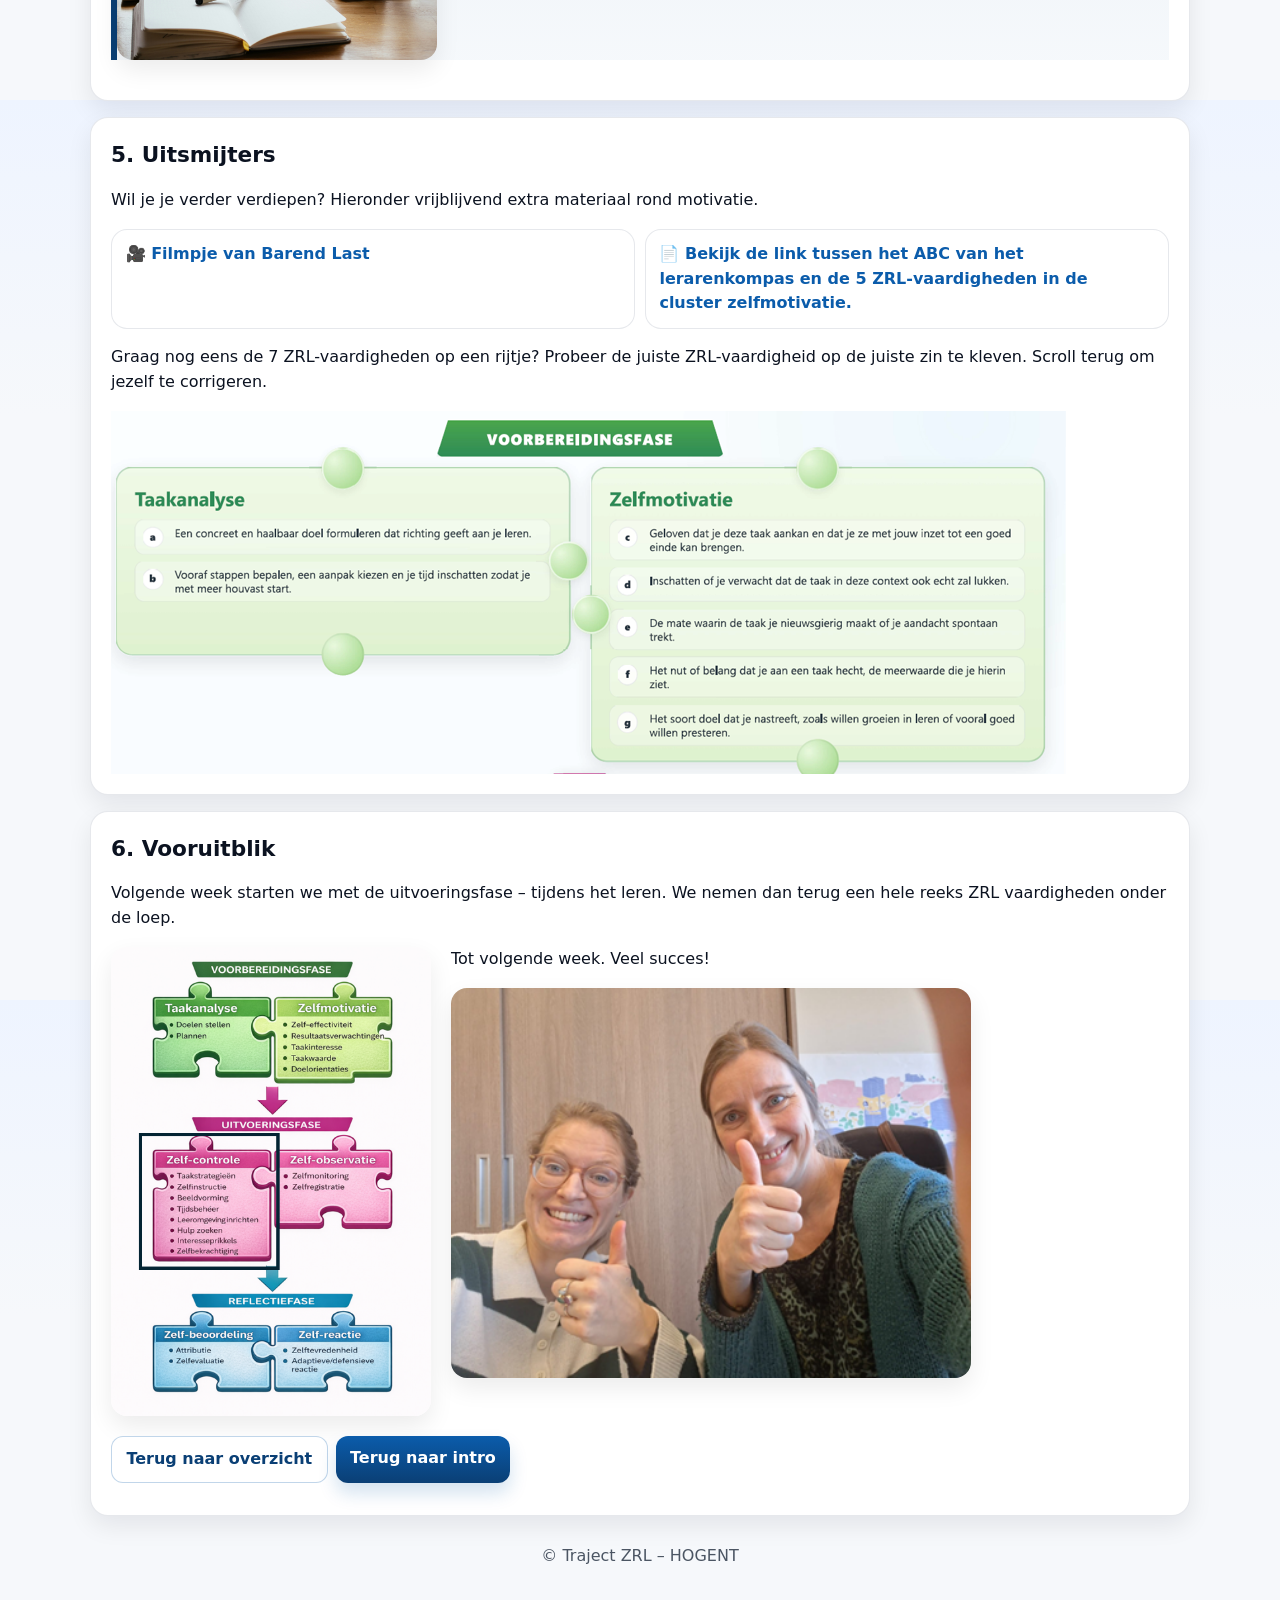
<file: weeks/week1.html>
<!doctype html>
<html lang="nl">
<head>
  <meta charset="utf-8" />
  <meta name="viewport" content="width=device-width,initial-scale=1" />
  <title>ZRL – Cyclus 1 – Week 1</title>
  <meta name="description" content="Week 1 – Voorbereidingsfase: Taakanalyse en Zelfmotivatie" />
  <link rel="stylesheet" href="../assets/css/styles.css" />
</head>

<body>
  <a class="skip-link" href="#content">Ga naar inhoud</a>

  <header class="site-header">
    <div class="container header-inner">
      <div class="brand">
        <div class="brand-logos">
          <img class="logo" src="../HOGENT-LOGO.png" alt="HOGENT logo">
          <img class="logo" src="../LDIV-logo.png" alt="Research Centre for Learning in Diversity logo">
        </div>
        <div class="brand-text">
          <p class="kicker">Cyclus 1</p>
          <h1>Week 1 </h1>
          <p class="subtitle">Voor het leren: Taakanalyse &amp; Zelfmotivatie</p>
        </div>
      </div>

      <nav class="topnav" aria-label="Hoofdnavigatie">
        <a class="navlink" href="../index.html">Intro</a>
        <a class="navlink active" href="week1.html">Week 1</a>
        <a class="navlink" href="../index.html#overzicht">Overzicht</a>
      </nav>
    </div>
  </header>

  <main id="content" class="container">

    <section class="hero-split">
      <div class="hero-text">
        <p class="hero-kicker">WEEK 1 – VOOR HET LEREN</p>
        <h2>Voorbereidingsfase: Taakanalyse &amp; Zelfmotivatie</h2>
        <p>⏱ Tijdsindicatie: <strong>max. 60 minuten</strong></p>

        <div class="pillrow" aria-label="Snelle navigatie">
          <a class="pill" href="#spiegel">Spiegel</a>
          <a class="pill" href="#opzet">Opzet</a>
          <a class="pill" href="#taakanalyse">Taakanalyse</a>
          <a class="pill" href="#zelfmotivatie">Zelfmotivatie</a>
          <a class="pill" href="#uismijters">Uitsmijters</a>
          <a class="pill" href="#vooruitblik">Vooruitblik</a>
        </div>

        <p>
          Net als onze leerlingen willen we soms meteen starten. Maar om goed te beginnen, moeten we eerst weten:
          <strong>waar</strong> we naartoe willen, <strong>hoe</strong> we daar geraken en <strong>waarom</strong> we eraan beginnen.
        </p>
      </div>
    </section>

    <section id="spiegel" class="card">
      <h2>1. Even in de spiegel kijken</h2>

      <div class="image-inline">
        <img src="../Spiegel.jpg" alt="Spiegel" class="image-inline__img">
        <div class="image-inline__text">
          <p><strong>Hoe start jij aan een taak?</strong></p>
          <p class="note">Ik vlieg meteen in een taak — 1 · 2 · 3 · 4 · 5 — Ik pluis eerst alles goed uit</p>

          <hr class="sep">
          <p><strong>Denk aan jouw huidige leerdoel</strong> (besproken in het startgesprek):</p>
          <ul class="checklist">
            <li>Wanneer helpt jouw spontane aanpak je vooruit?</li>
            <li>Wanneer werkt ze tegen je?</li>
          </ul>
        </div>
      </div>
    </section>

    <section id="opzet" class="card">
      <h2>2. Het opzet van vandaag</h2>

      <div class="icon-row">
        <div class="icon-card">
          <div class="icon" aria-hidden="true">🧭</div>
          <div>
            <h4>Taakanalyse</h4>
            <p class="note">Doel, stappen, strategie en tijd.</p>
          </div>
        </div>

        <div class="icon-card">
          <div class="icon" aria-hidden="true">🔥</div>
          <div>
            <h4>Zelfmotivatie</h4>
            <p class="note">Geloof, nut, interesse en doelen die je dragen.</p>
          </div>
        </div>

        <div class="icon-card">
          <div class="icon" aria-hidden="true">✅</div>
          <div>
            <h4>Aan de slag</h4>
            <p class="note">Je vertaalt dit naar je eigen leerdagboek.</p>
          </div>
        </div>
      </div>

      <div class="callout">
        <div class="image-inline">
          <img src="../stroomschema2.png" alt="Stroomschema van de cyclus" class="image-inline__img">
          <div class="image-inline__text">
            <h4>Filmpje </h4>

            <p class="note">Nathalie en Griet leggen het je graag uit.</p>
            <hr class="sep">
            <a class="btn" target="_blank"
               href="https://hogent.cloud.panopto.eu/Panopto/Pages/Viewer.aspx?id=6b741b24-0879-4c02-923a-b404008dcd98">
              Klik hier om het filmpje te bekijken (duur: 3 minuten) <br>
            </a> <br>
                <h4> Inhoud </h4>
            <p class="note">We zoomen vandaag eerst in op de cluster taakanalyse, die twee ZRL-vaardigheden omvat. Daarna gaan we dieper in op de cluster zelfmotivatie, die 5 ZRL-vaardigheden omvat. We leren dus al 7 vaardigheden kennen en herkennen bij onszelf. Per cluster staan we stil bij de theorie (= expliciet), geven we een voorbeeld (= impliciet) en laten we je zelf aan de slag gaan in je leerdagboek (indirect: oefenen) <br> <strong> Tip </strong>: Noteer eventueel de 7 termen en de essentie ervan in een apart boekje voor jezelf, om ze beter te onthouden. </p>
          </div>
        </div>
      </div>
    </section>

    <section id="taakanalyse" class="card">
      <h2>3. Taakanalyse</h2>

      <section class="subsection subsection--a">
        <p class="subsection-label">A. De theorie</p>

        <div class="image-inline">
          <img src="../Expliciet.png" alt="Expliciete ondersteuning" class="image-inline__img illustration-sm">
          <div class="image-inline__text section-intro">
            <p>In dit deel bekijken we expliciet wat taakanalyse inhoudt en waarom die zo belangrijk is in de voorbereidingsfase.</p>
              <hr class="sep">
            We leggen dit uit door middel van de WWWH, expliciete ondersteuning dus!
          </div>
        </div>

        <div class="pillrow" aria-label="Taakanalyse theorie">
          <a class="pill" href="#taak-wat">WAT</a>
          <a class="pill" href="#taak-waarom">WAAROM</a>
          <a class="pill" href="#taak-wanneer">WANNEER</a>
          <a class="pill" href="#taak-hoe">HOE</a>
        </div>

        <section class="w-section" id="taak-wat">
          <h3 class="w-title">WAT?</h3>
          <p>Taakanalyse betekent:</p>
          <ul class="checklist">
            <li>Een concreet doel formuleren</li>
            <li>Stappen bepalen</li>
            <li>Strategie kiezen</li>
            <li>Tijd inschatten</li>
          </ul>
          <p class="note">In een vertrouwde context is dat makkelijker. Bij nieuwe of complexe taken is ondersteuning bij plannen cruciaal.</p>
        </section>

        <section class="w-section" id="taak-waarom">
          <h3 class="w-title">WAAROM?</h3>
          <ul class="checklist">
            <li>Een helder doel geeft richting.</li>
            <li>Een concreet plan vergroot de kans op uitvoering.</li>
            <li>Plannen geeft rust en overzicht.</li>
            <li>Plannen is altijd herplannen.</li>
          </ul>
        </section>

        <section class="w-section" id="taak-wanneer">
          <h3 class="w-title">WANNEER?</h3>
          <p><strong>Voor je start.</strong> Stop → Denk → Doe.</p>
          <div class="mini-card mini-card--accent">
            <h4>Belangrijk</h4>
            <p class="note">Het gaat niet om je plan perfect volgen. Het gaat om houvast creëren.</p>
          </div>
        </section>

        <section class="w-section" id="taak-hoe">
          <h3 class="w-title">HOE?</h3>
          <ul class="checklist">
            <li>Formuleer je doel concreet en haalbaar binnen deze vier weken.</li>
            <li>Werk met tussenstappen.</li>
            <li>Plan je eerste actie in je agenda.</li>
            <li>Maak je acties afvinkbaar.</li>
          </ul>
        </section>
      </section>

      <section class="subsection subsection--b">
        <p class="subsection-label">B. Een voorbeeld</p>

       
<div class="image-inline">
  <img src="../Impliciet.png" alt="Impliciete ondersteuning" class="image-inline__img illustration-sm">
  <div class="image-inline__text section-intro">
    <p>We kijken even naar een voorbeeld van twee leraren die op een heel andere manier een zelfde taak aanpakken.
    In wie herken jij jezelf het meest?</p>
    <hr class="sep">
  </div>
</div>

<h4>Tom &amp; Mara</h4>
<p>
  Tom en Mara willen beiden één lesuur over klimaatverandering voor hun leerlingen (6de leerjaar) uitwerken.
  Denk na over de voor- en nadelen van elke aanpak.
</p>

<div class="image-row" aria-label="Tom en Mara">
  <img src="../Tom.png" alt="Tom">
  <img src="../Mara.png" alt="Mara">
</div>


        <div class="image-inline">
          <img src="../micro.png" alt="Microfoon" class="image-inline__img illustration-micro">
          <div class="image-inline__text">
            <a class="btn" target="_blank"
               href="https://hogent.cloud.panopto.eu/Panopto/Pages/Viewer.aspx?id=737b4fec-72c0-4836-877f-b404008451a0">
              Klik hier om onze reflecties te beluisteren (duur: 3 minuten)
            </a>
          <em>Remember: naast expliciete ondersteuning is ook impliciete ondersteuning door middel van modelgedrag, herinneren, aanmoedigen, prompten,…. een effectieve ondersteuningsvorm.</em> 
          </div>
        </div>
      </section>

      <section class="subsection subsection--c">
        <p class="subsection-label">C. Aan de slag</p>

        <div class="image-inline">
          <img src="../Indirect.png" alt="Indirecte ondersteuning" class="image-inline__img illustration-sm">
          <div class="image-inline__text section-intro">
            <p>Nu vertaal je dit naar je eigen leerdoel en werk je verder in je leerdagboek.</p>
              <hr class="sep">
            <em> Remember: Indirecte ondersteuning gaat over het oefenen in een krachtige leeromgeving. </em>
          </div>
        </div>

        <div class="image-inline">
          <img src="../online-leerdagboek.jpg" alt="Online leerdagboek" class="image-inline__img">
          <div class="image-inline__text">
            <a class="btn" target="_blank"
               href="https://hogent-my.sharepoint.com/:w:/g/personal/nathalie_schepens_hogent_be/IQBt2eTbnq31TIcs3Ixhww39AbqlCp_-lav8_vIa0o55o9U?e=C0RHic">
              Klik hier voor het leerdagboek. 
            </a>
          </div>
        </div>
      </section>
    </section>

    <section id="zelfmotivatie" class="card">
      <h2>4. Zelfmotivatie</h2>

      <section class="subsection subsection--a">
        <p class="subsection-label">A. De theorie</p>

        <div class="image-inline">
          <img src="../Expliciet.png" alt="Expliciete ondersteuning" class="image-inline__img illustration-sm">
          <div class="image-inline__text section-intro">
            <p>In dit deel kijken we expliciet naar hoe motivatie het starten van leren beïnvloedt, alsook hoe je dit kan sturen. 
            Zelfmotivatie beïnvloedt het gestart geraken. Maar, motivatie kan flucteren en we hebben hier zelf ook een hand in! </p>
          </div>
        </div>

        <div class="pillrow" aria-label="Zelfmotivatie theorie">
          <a class="pill" href="#mot-wat">WAT</a>
          <a class="pill" href="#mot-waarom">WAAROM</a>
          <a class="pill" href="#mot-wanneer">WANNEER</a>
          <a class="pill" href="#mot-hoe">HOE</a>
        </div>

        <section class="w-section" id="mot-wat">
          <h3 class="w-title">WAT?</h3>
          <p>Zelfmotivatie gaat over:</p>
          <ul class="checklist">
            <li>Geloof ik dat ik dit kan?</li>
            <li>Verwacht ik dat dit lukt in deze context?</li>
            <li>Vind ik dit nuttig of belangrijk?</li>
            <li>Vind ik dit interessant?</li>
            <li>Wil ik dit voor mezelf bereiken?</li>
          </ul>

          <p class="quote">Motivatie is geen vast gegeven. We kunnen ons denken over een taak - en zo onze motivatie - actief beïnvloeden.</p>

          <h4>Vijf vaardigheden</h4>
          <ul class="terms">
            <li><span class="badge">1</span> Competentiegevoelens</li>
            <li><span class="badge">2</span> Resultaatsverwachting</li>
            <li><span class="badge">3</span> Taakwaarde</li>
            <li><span class="badge">4</span> Taakinteresse</li>
            <li><span class="badge">5</span> Doeloriëntatie</li>
          </ul>
        </section>

        <section class="w-section" id="mot-waarom">
          <h3 class="w-title">WAAROM?</h3>
          <p>Wat je gelooft, bepaalt wat je doet. Hoe sterker je motivatie, hoe groter de kans dat je effectief start en volhoudt.</p>
        </section>

        <section class="w-section" id="mot-wanneer">
          <h3 class="w-title">WANNEER?</h3>
          <p><strong>Voor je start</strong> — en telkens wanneer je dreigt af te haken.</p>
        </section>

        <section class="w-section" id="mot-hoe">
          <h3 class="w-title">HOE?</h3>
          <ul class="checklist">
            <li>Activeer eerdere succeservaringen.</li>
            <li>Benoem mogelijke obstakels vooraf.</li>
            <li>Maak het nut expliciet.</li>
            <li>Verbind je doel met iets wat je belangrijk vindt.</li>
          </ul>

          <div class="mini-card">
            <h4>Dit is niet evident…</h4>
            <p class="note">… maar wél heel belangrijk.</p>
          </div>
        </section>
      </section>

      <section class="subsection subsection--b">
        <p class="subsection-label">B. Een voorbeeld</p>

        <div class="image-inline">
          <img src="../Impliciet.png" alt="Impliciete ondersteuning" class="image-inline__img illustration-sm">
          <div class="image-inline__text section-intro">
            <p>We bekijken door middel van een voorbeeld hoe motivatie een rol speelt bij leraren die voor verandering staan. </p>
          </div>
        </div>

        <h4>Voorbeeld: team De Horizon</h4>
        <p>
          In Basisschool De Horizon beslist de directie om een nieuwe leesmethode te integreren.
          Wie van onderstaande leraren zal zich het meest inzetten voor deze verandering? 
          Denk eerst zelf na vooraleer je onze reflecties beluistert.
        </p>

       <img src="../teammotivatie.png" alt="Team in De Horizon" class="team-image">

        <div class="image-inline">
          <img src="../micro.png" alt="Microfoon" class="image-inline__img illustration-micro">
          <div class="image-inline__text">
            <a class="btn" target="_blank"
               href="https://hogent.cloud.panopto.eu/Panopto/Pages/Viewer.aspx?id=691bd227-f1b6-4b3f-9ee5-b40400852a40">
              Klik hier om onze reflecties te beluisteren (duur: 3 minuten)
            </a>
          </div>
        </div>
      </section>

      <section class="subsection subsection--c">
        <p class="subsection-label">C. Aan de slag</p>

        <div class="image-inline">
          <img src="../Indirect.png" alt="Indirecte ondersteuning" class="image-inline__img illustration-sm">
          <div class="image-inline__text section-intro">
            <p> Maar hoe zit het met jouw (zelf)motivatie? 
              <hr class="sep">
              Werk verder in je leerdagboek, en probeer zo je motivatie te verhogen! </p>
          </div>
        </div>

<div class="image-inline">
  <img src="../online-leerdagboek.jpg" alt="Online leerdagboek" class="image-inline__img">
  <div class="image-inline__text">
    <p class="note">Ga terug naar je leerdagboek.</p>
  </div>
</div>

        </div>
      </section>
    </section>

    
<section id="uismijters" class="card">
  <h2>5. Uitsmijters</h2>

  <p>Wil je je verder verdiepen? Hieronder vrijblijvend extra materiaal rond motivatie.</p>

  <div class="linkgrid">
    <a class="linkcard" target="_blank" href="https://www.youtube.com/watch?v=DOUufI0kJ2g&t=3s">
      🎥 Filmpje van Barend Last
    </a>

    <a class="linkcard" target="_blank" href="https://www.klasse.be/743994/leraarkompas-motiverend-lesgeven/">
      📄 Bekijk de link tussen het ABC van het lerarenkompas en de 5 ZRL-vaardigheden in de cluster zelfmotivatie.
    </a>
  </div>

  <p>Graag nog eens de 7 ZRL-vaardigheden op een rijtje? Probeer de juiste ZRL-vaardigheid op de juiste zin te kleven. Scroll terug om jezelf te corrigeren.</p>

  <img src="../Voorbereidingsfaseuitleg.png" alt="Overzicht vaardigheden" class="overview-image">
</section>


    <section id="vooruitblik" class="card">
      <h2>6. Vooruitblik</h2>
      <p>Volgende week starten we met de uitvoeringsfase – tijdens het leren. 
        We nemen dan terug een hele reeks ZRL vaardigheden onder de loep. </p>

    

      <div class="image-inline">
        <img src="../Stroomschema3.png" alt="Stroomschema einde cyclus" class="image-inline__img">
        <div class="image-inline__text">
          
          <p>Tot volgende week. Veel succes!</p>
          <img src="../grietennathalie.png" alt="Griet en Nathalie" class="content-image">
        </div>
      </div>

      <div class="quiz-actions">
        <a class="btn btn-ghost" href="../index.html#overzicht">Terug naar overzicht</a>
        <a class="btn" href="../index.html">Terug naar intro</a>
      </div>
    </section>

    <footer class="footer">
      <p class="note">© Traject ZRL – HOGENT </p>
    </footer>
  </main>

 
</body>
</html>
</file>
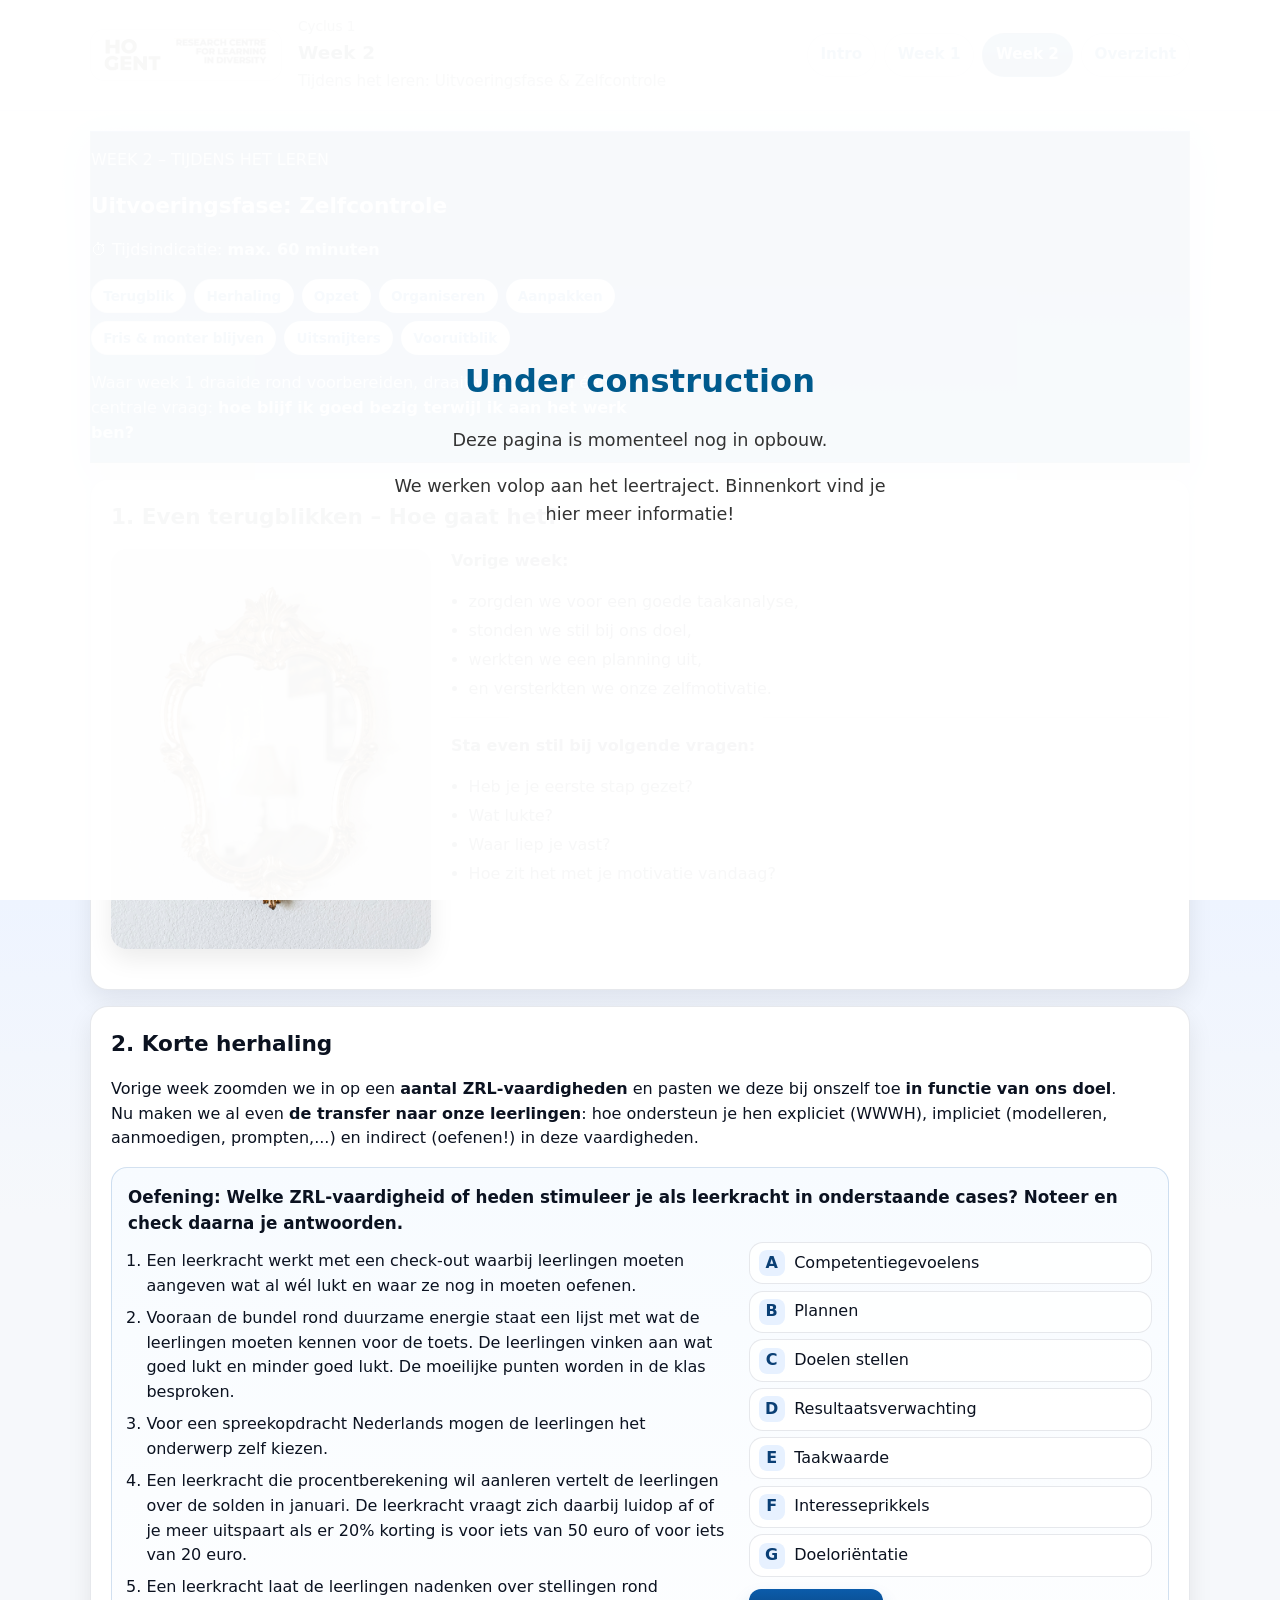
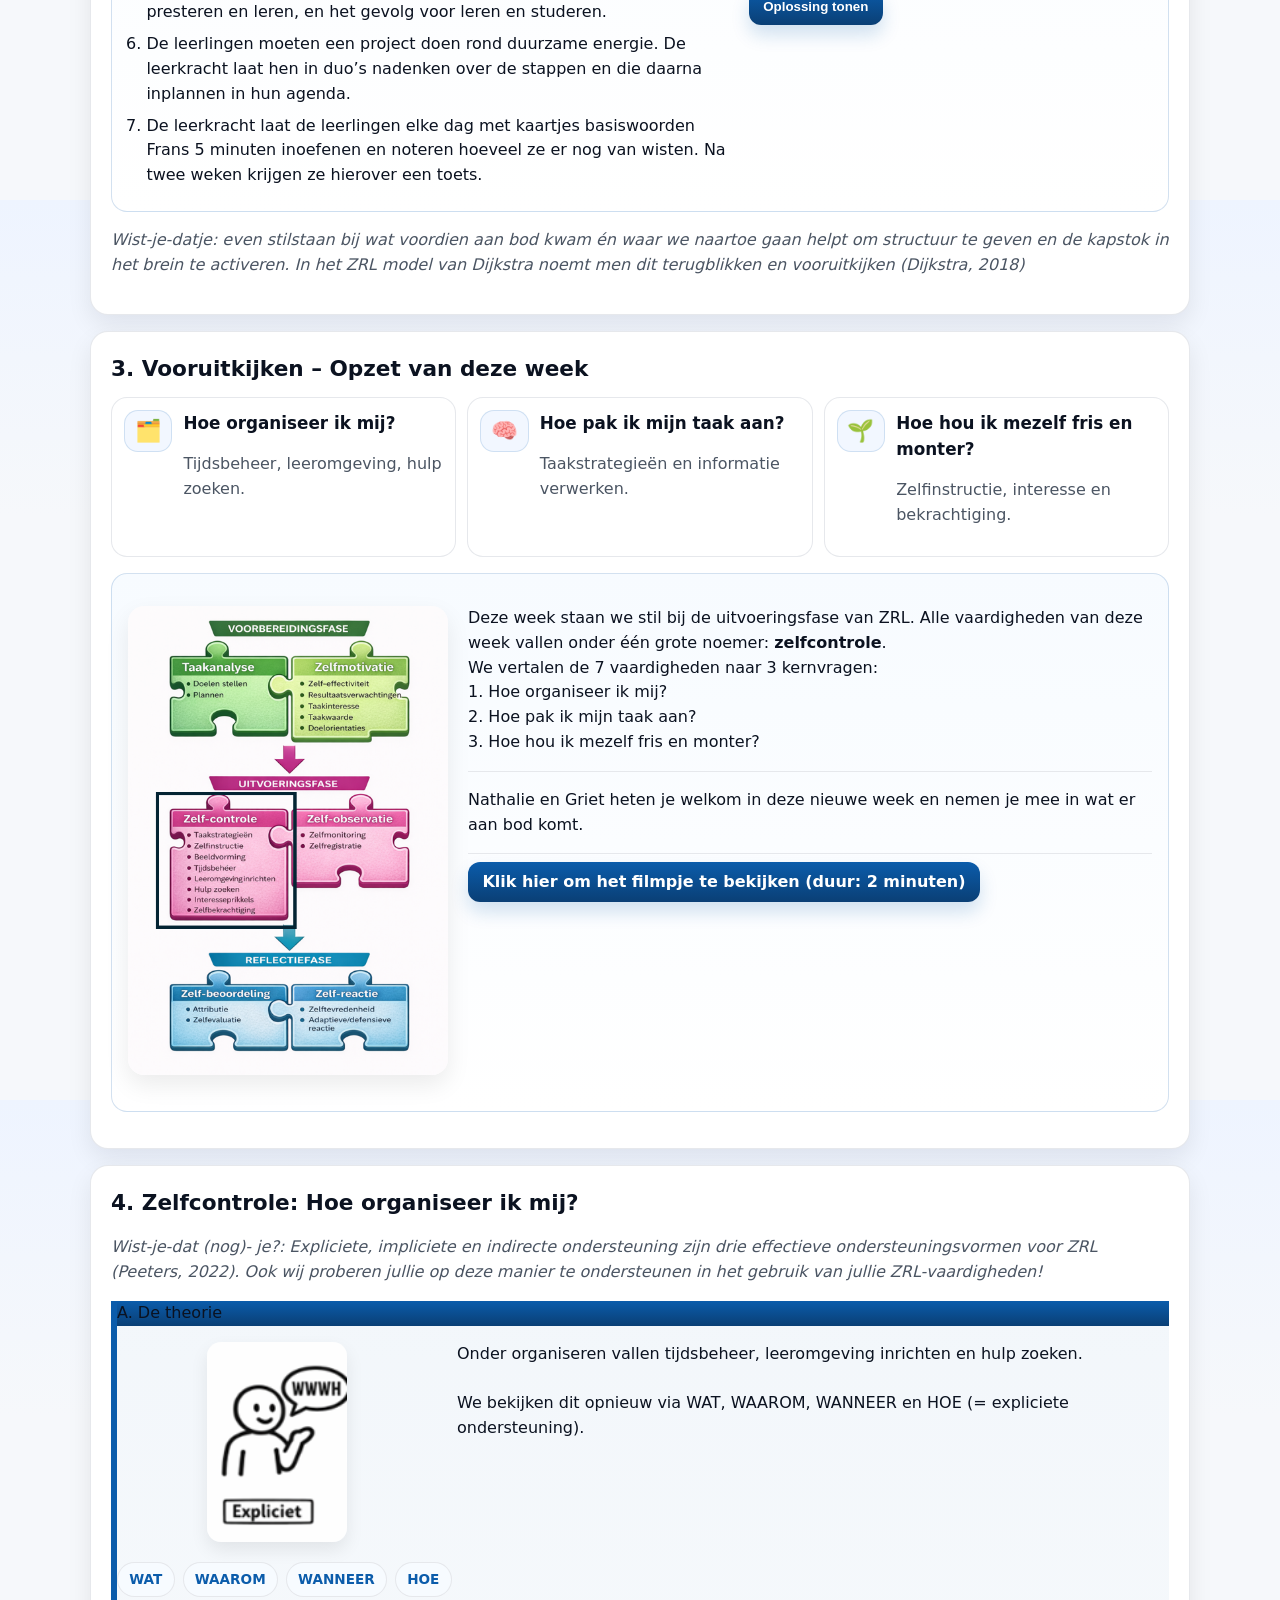
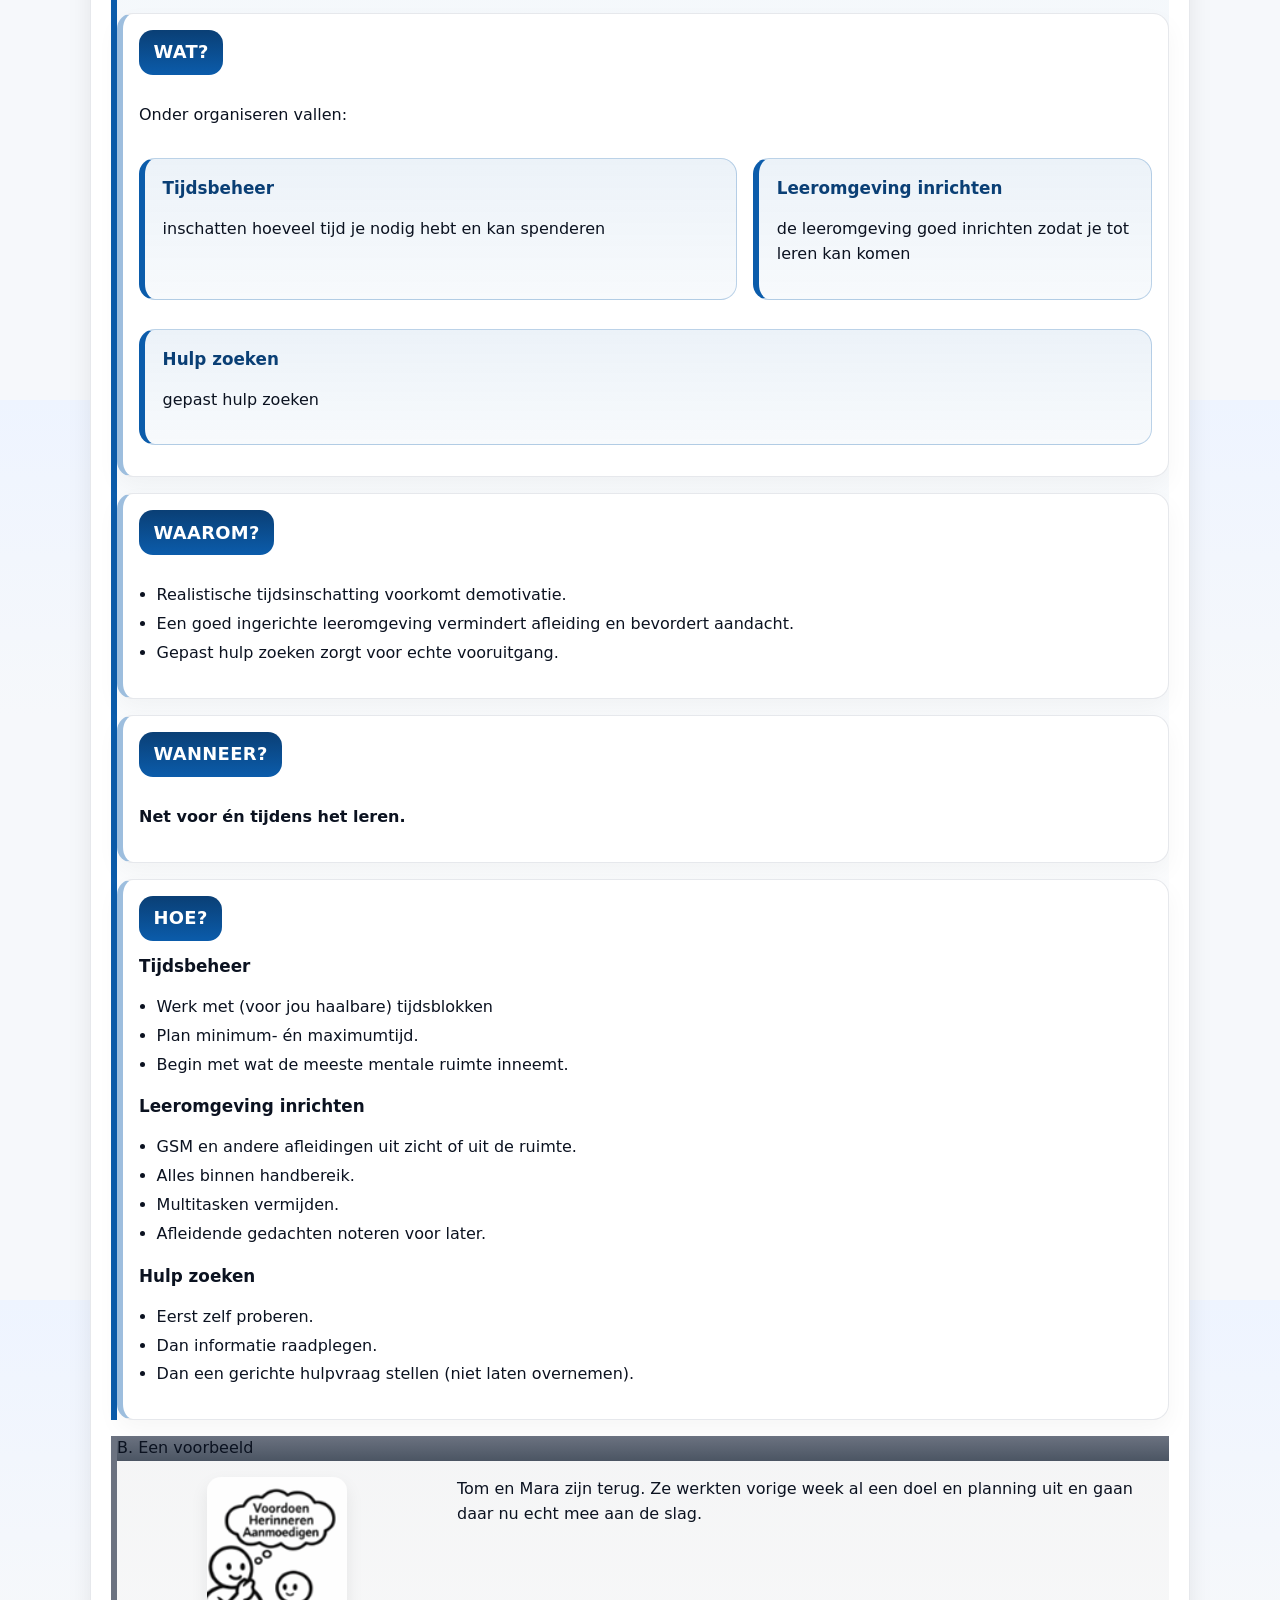
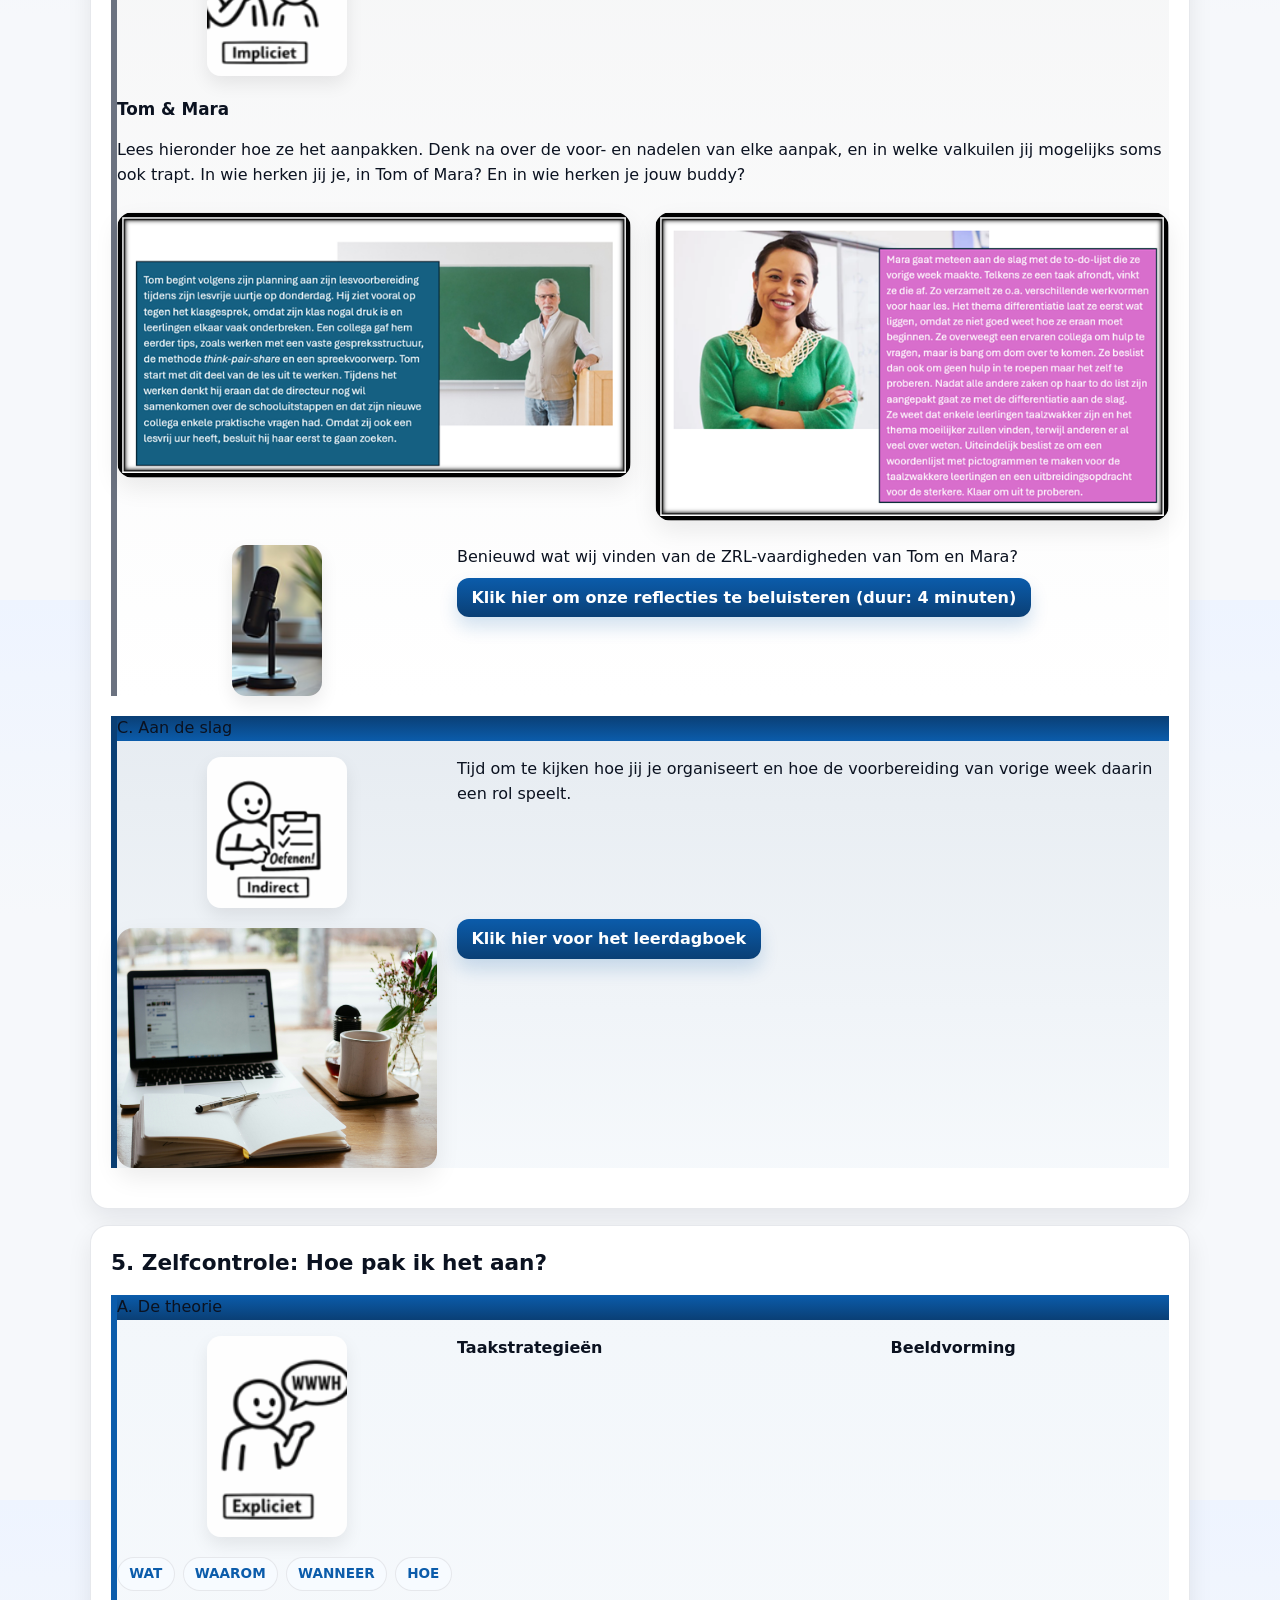
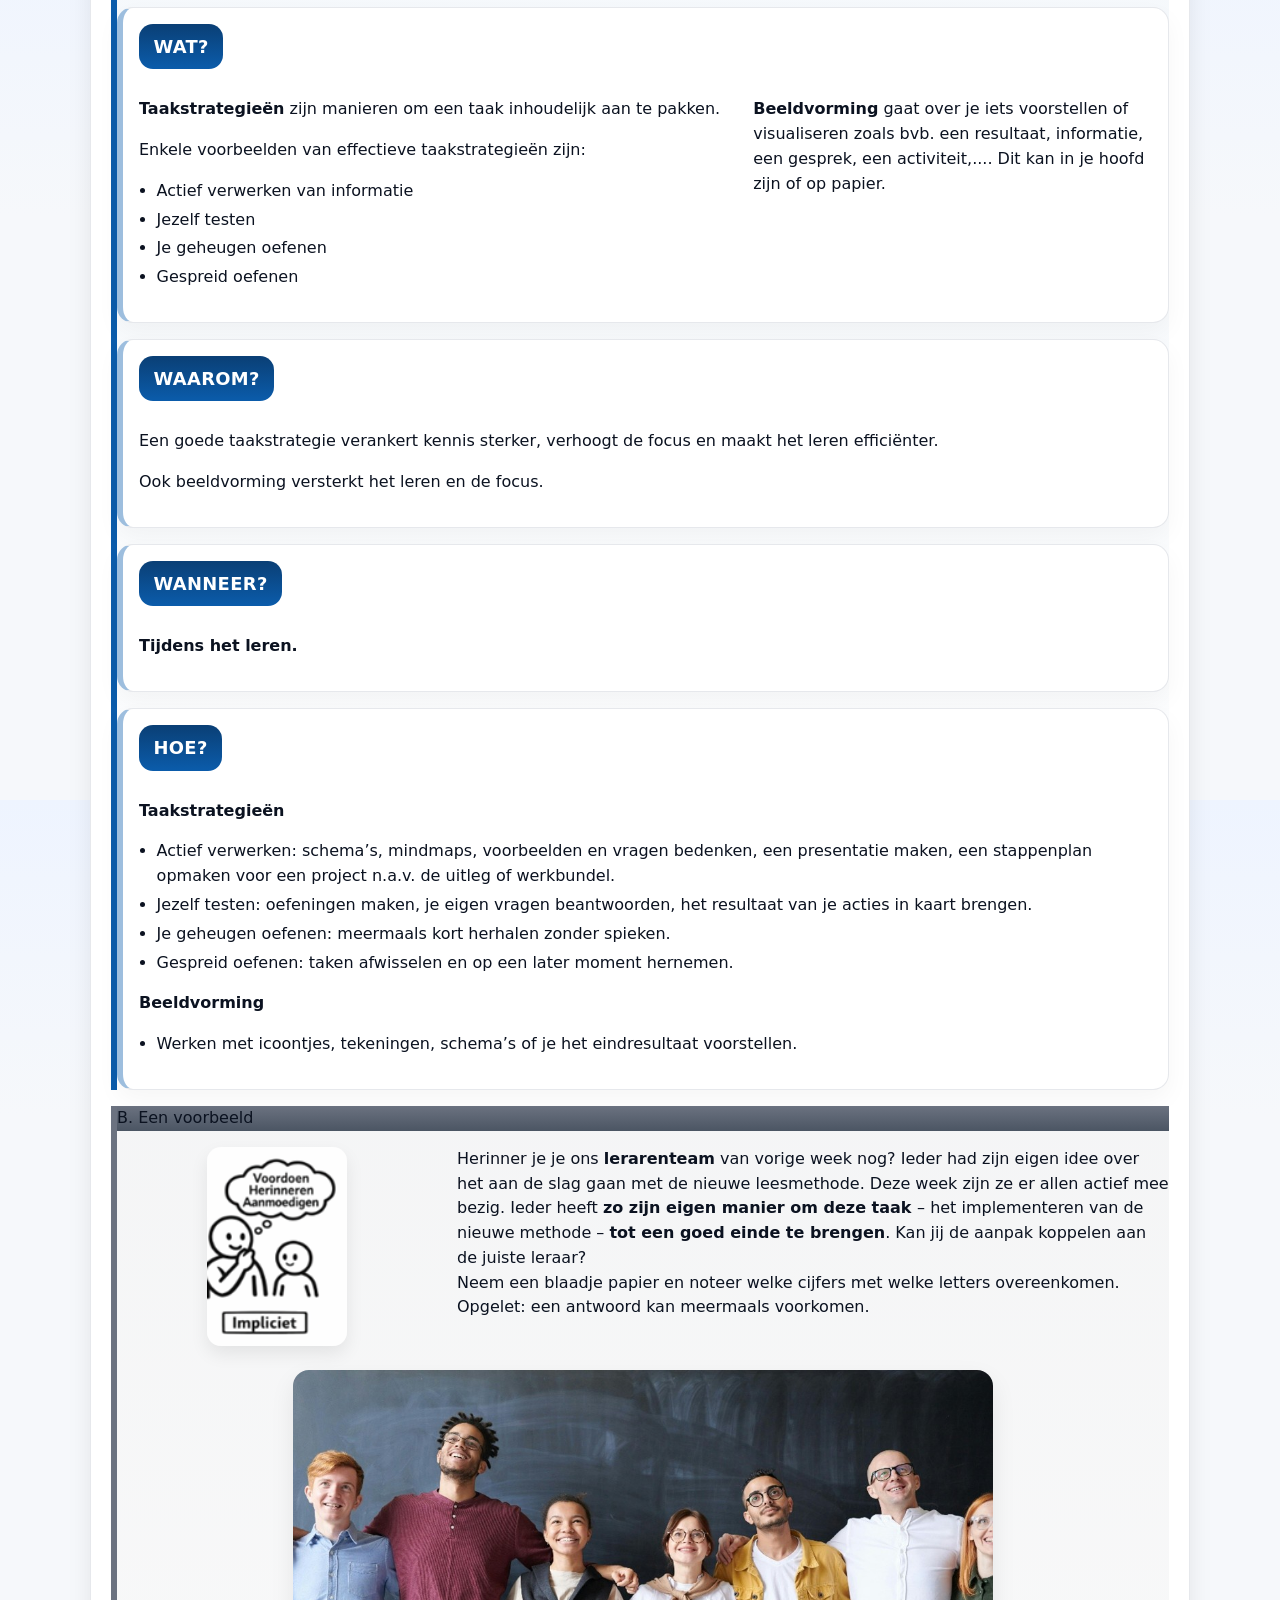
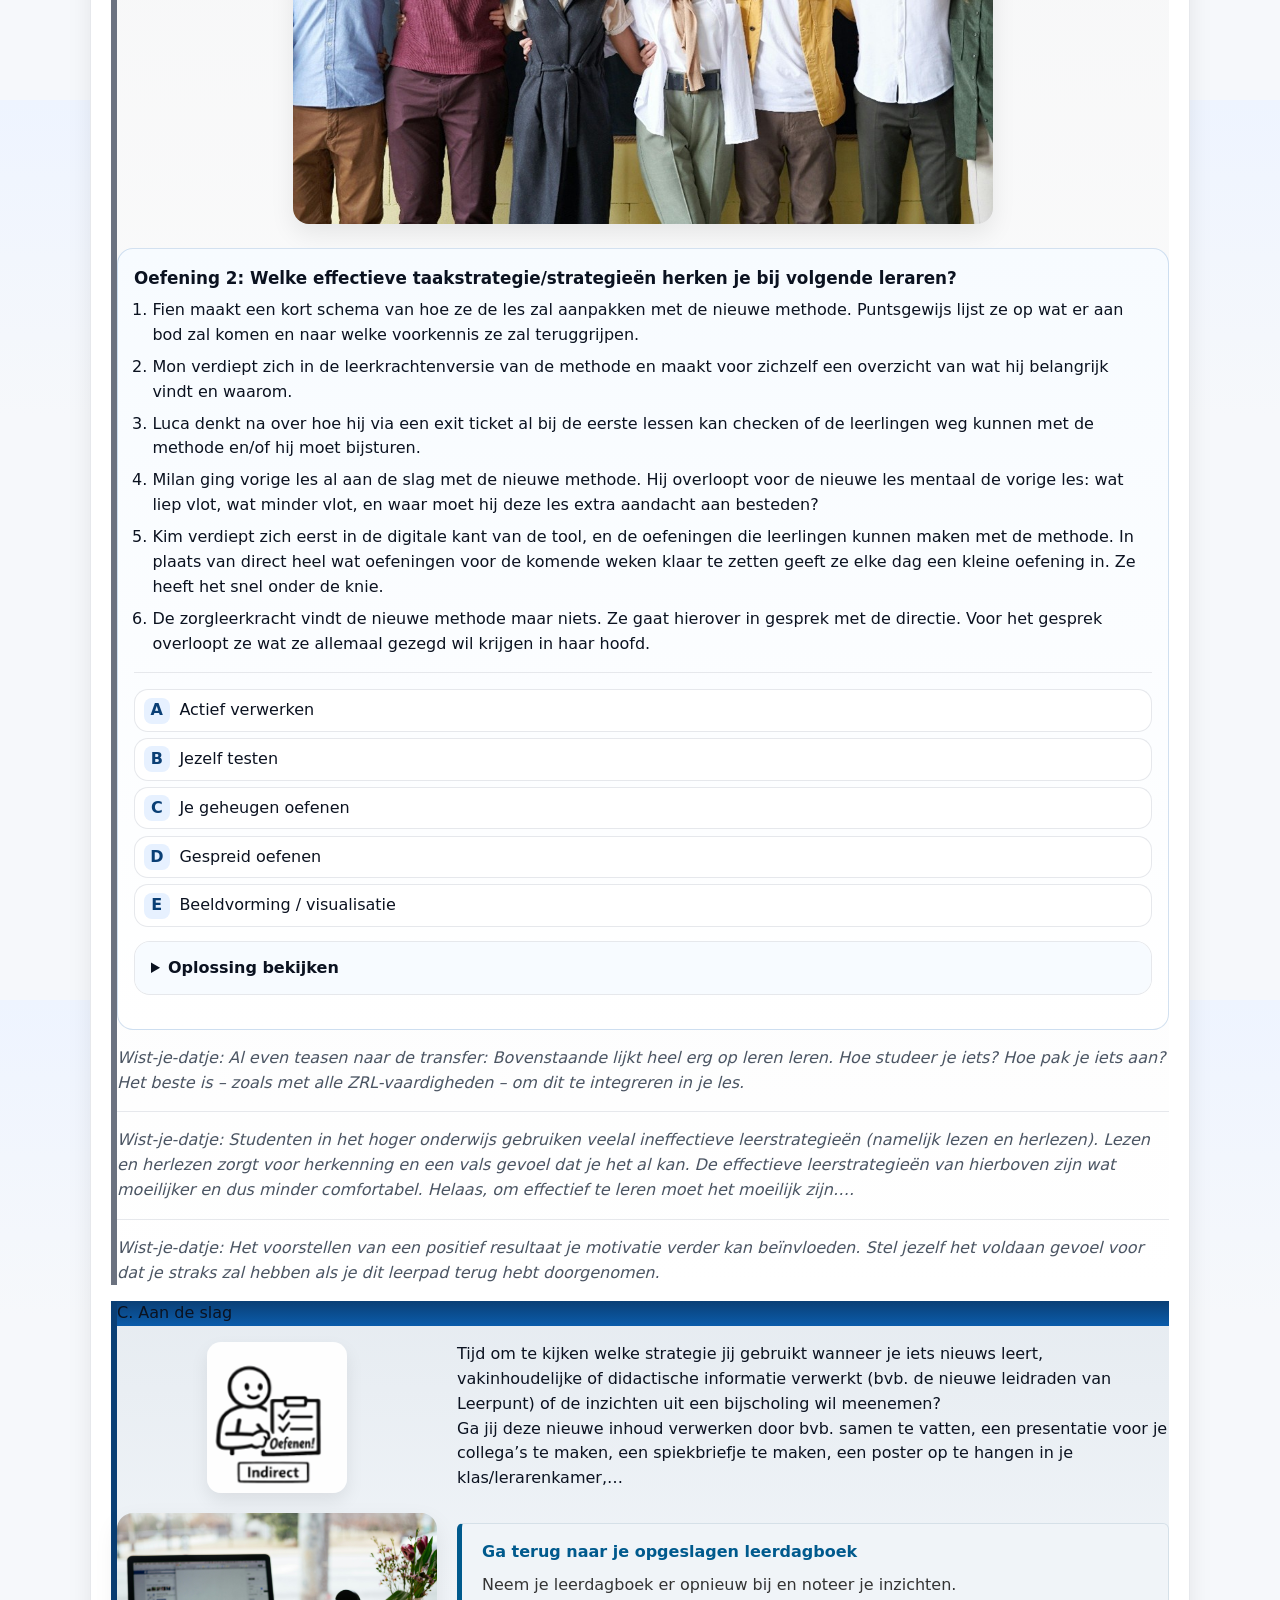
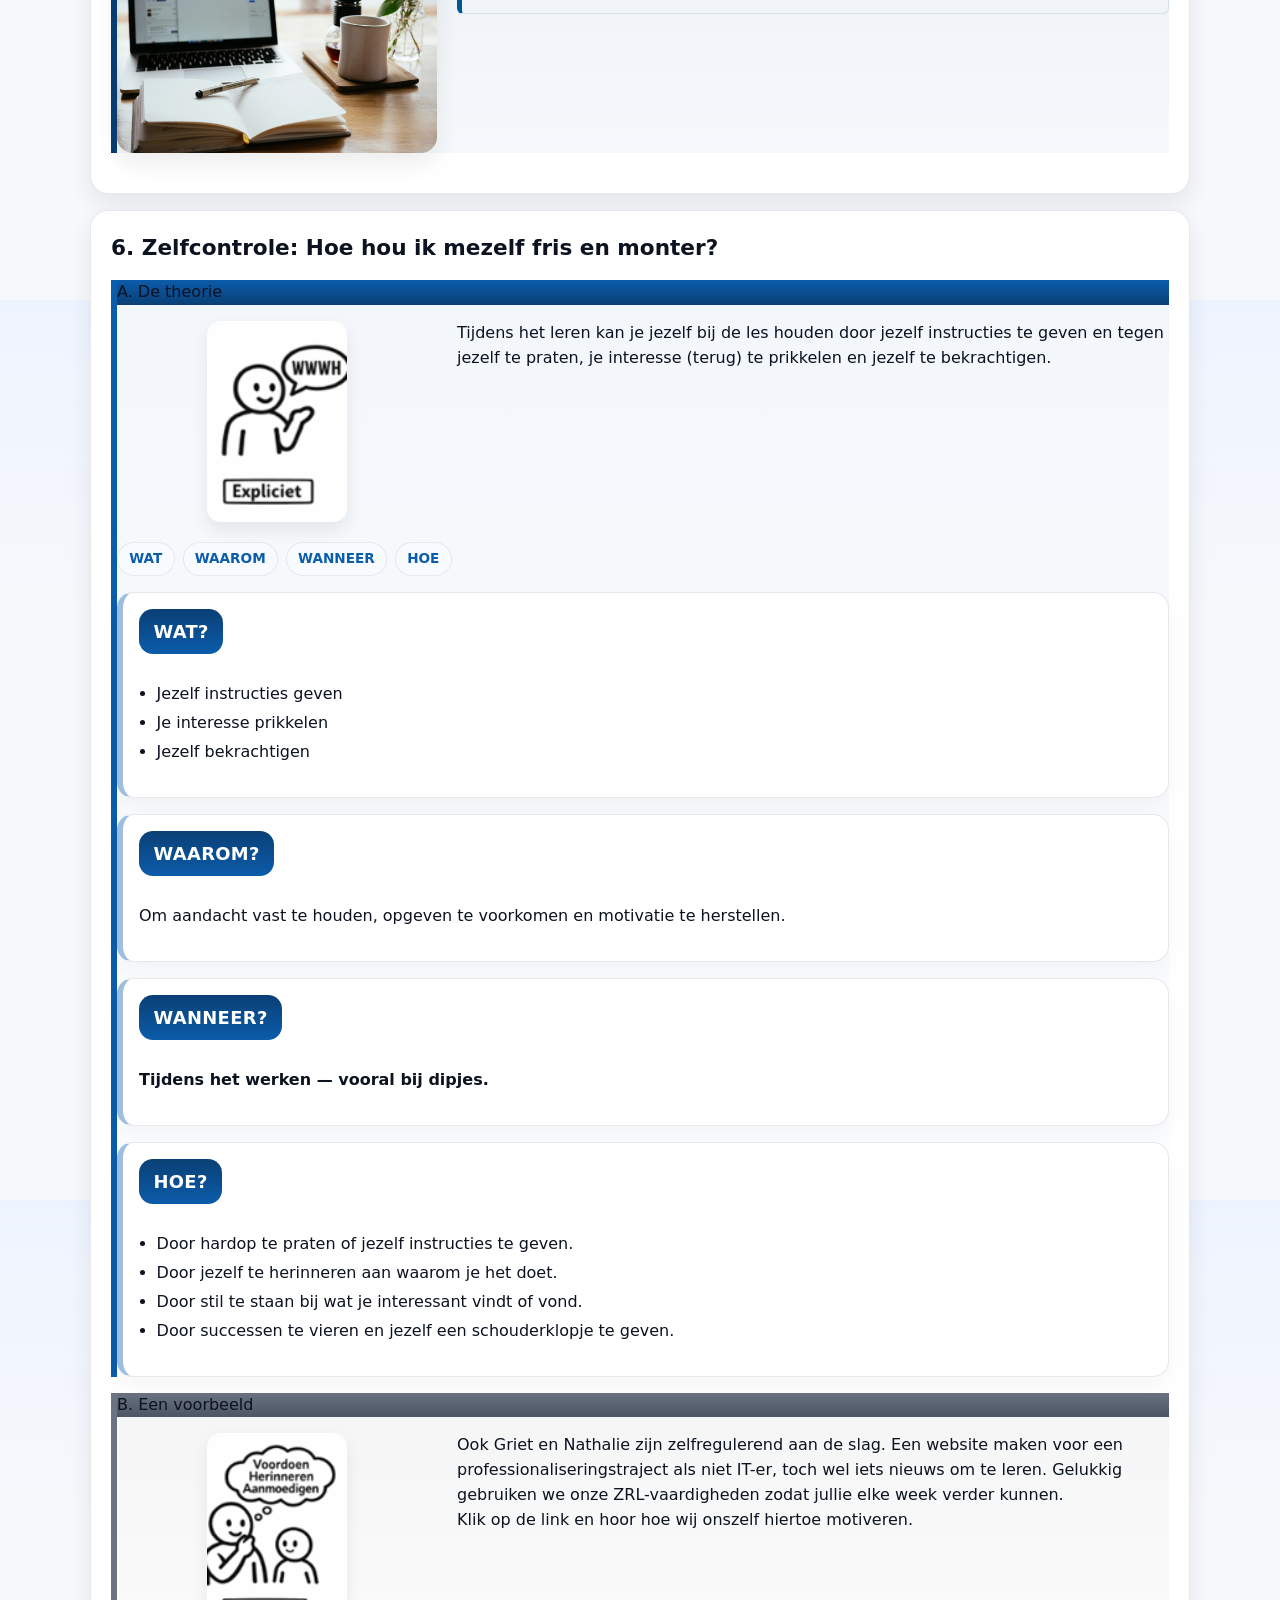
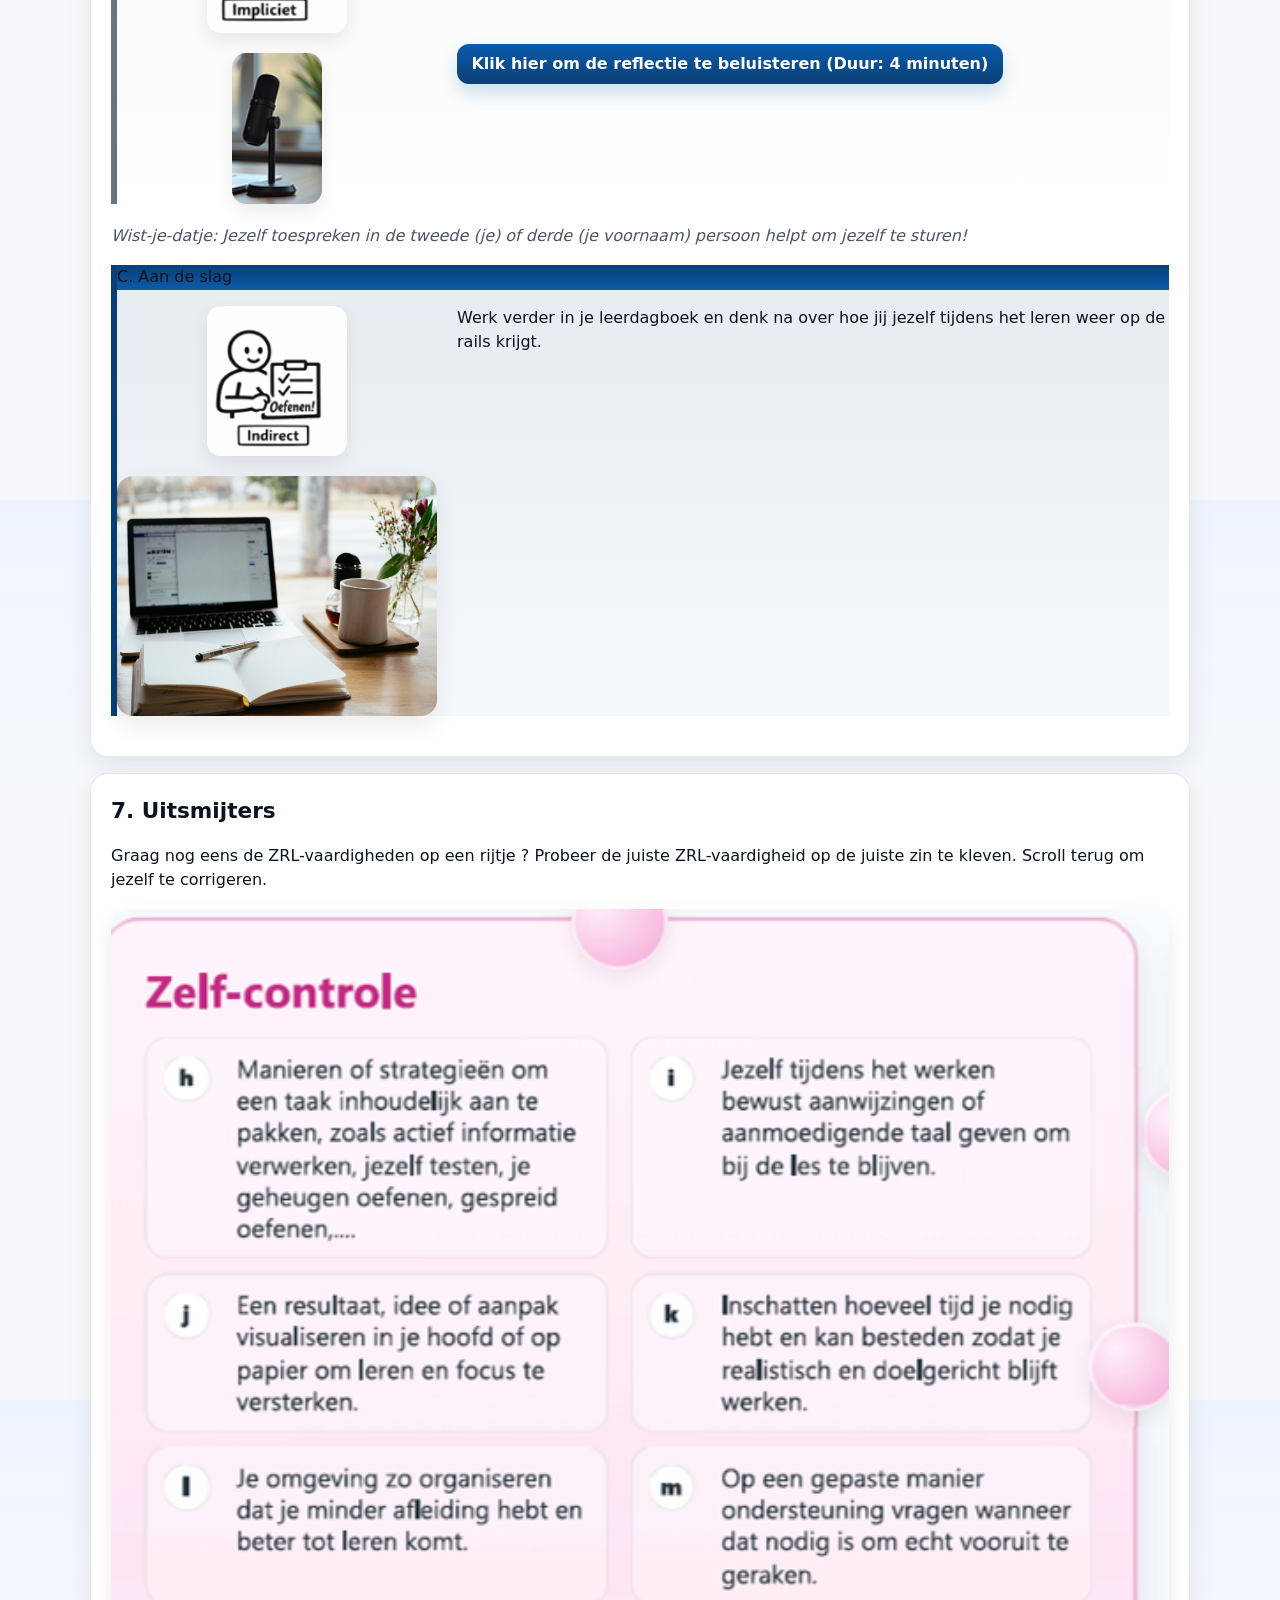
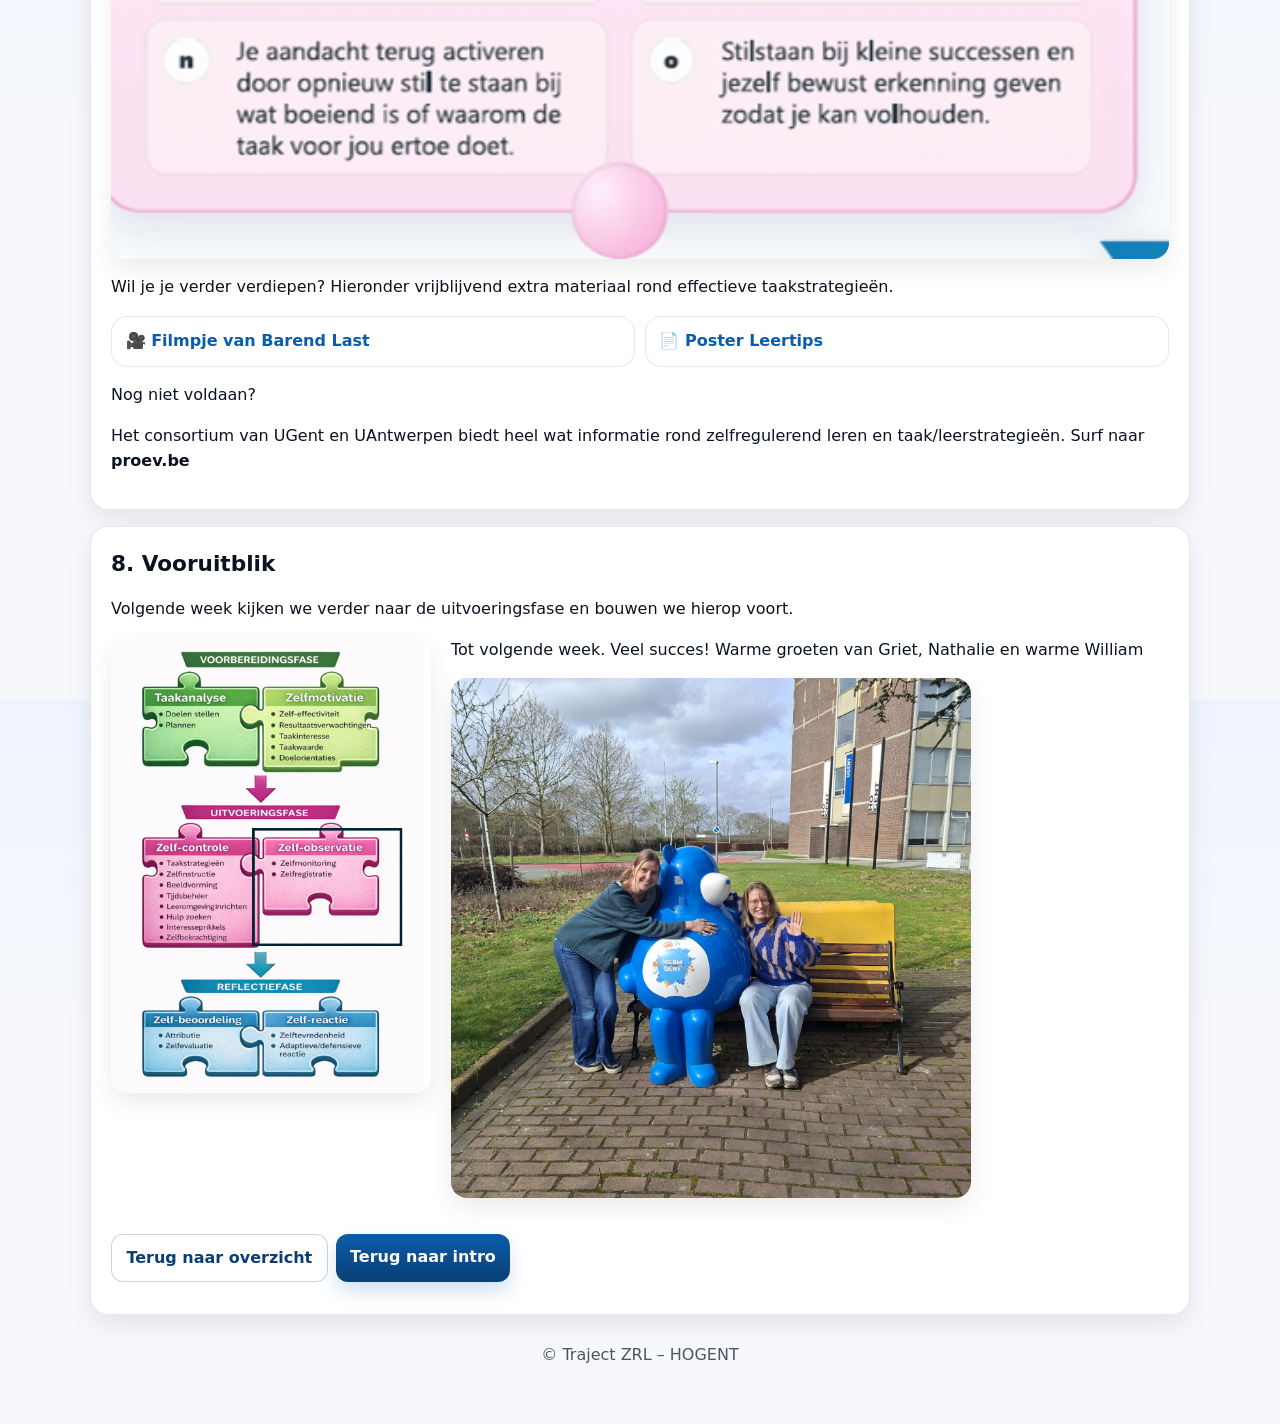
<file: weeks/week2.html>
<!doctype html>
<html lang="nl">
<head>
  <meta charset="utf-8" />
  <meta name="viewport" content="width=device-width,initial-scale=1" />
  <title>ZRL – Cyclus 1 – Week 2</title>
  <meta name="description" content="Week 2 – Uitvoeringsfase" />
  <link rel="stylesheet" href="../assets/css/styles.css" />
</head>
<body>
  <a class="skip-link" href="#content">Spring naar inhoud</a>

  <header class="site-header">
    <div class="container header-inner">
      <div class="brand">
        <div class="brand-logos">
          <img class="logo" src="../HOGENT-LOGO.png" alt="HOGENT logo">
          <img class="logo" src="../LDIV-logo.png" alt="Research Centre for Learning in Diversity logo">
        </div>
        <div class="brand-text">
          <p class="kicker">Cyclus 1</p>
          <h1>Week 2 </h1>
          <p class="subtitle">Tijdens het leren: Uitvoeringsfase &amp; Zelfcontrole</p>
        </div>
      </div>

      <nav class="topnav" aria-label="Hoofdnavigatie">
        <a class="navlink" href="../index.html">Intro</a>
        <a class="navlink" href="week1.html">Week 1</a>
        <a class="navlink active" href="week2.html">Week 2</a>
        <a class="navlink" href="../index.html#overzicht">Overzicht</a>
      </nav>
    </div>
  </header>

  <main id="content" class="container">

    <section class="hero-split">
      <div class="hero-text">
        <p class="hero-kicker">WEEK 2 – TIJDENS HET LEREN</p>
        <h2>Uitvoeringsfase: Zelfcontrole</h2>
        <p>⏱ Tijdsindicatie: <strong>max. 60 minuten</strong></p>

        <div class="pillrow" aria-label="Snelle navigatie">
          <a class="pill" href="#terugblik">Terugblik</a>
          <a class="pill" href="#herhaling">Herhaling</a>
          <a class="pill" href="#opzet">Opzet</a>
          <a class="pill" href="#organiseren">Organiseren</a>
          <a class="pill" href="#aanpakken">Aanpakken</a>
          <a class="pill" href="#fris">Fris &amp; monter blijven</a>
          <a class="pill" href="#uismijters">Uitsmijters</a>
          <a class="pill" href="#vooruitblik">Vooruitblik</a>
        </div>

        <p>
          Waar week 1 draaide rond voorbereiden, draait week 2 rond één centrale vraag:
          <strong>hoe blijf ik goed bezig terwijl ik aan het werk ben?</strong>
        </p>
      </div>
    </section>

    <section id="terugblik" class="card">
      <h2>1. Even terugblikken – Hoe gaat het?</h2>

      <div class="image-inline">
        <img src="../Spiegel.jpg" alt="Spiegel" class="image-inline__img">
        <div class="image-inline__text">
          <p><strong>Vorige week:</strong></p>
          <ul class="checklist">
            <li>zorgden we voor een goede taakanalyse,</li>
            <li>stonden we stil bij ons doel,</li>
            <li>werkten we een planning uit,</li>
            <li>en versterkten we onze zelfmotivatie.</li>
          </ul>

          <hr class="sep">

          <p><strong>Sta even stil bij volgende vragen:</strong></p>
          <ul class="checklist">
            <li>Heb je je eerste stap gezet?</li>
            <li>Wat lukte?</li>
            <li>Waar liep je vast?</li>
            <li>Hoe zit het met je motivatie vandaag?</li>
          </ul>
        </div>
      </div>
    </section>

    <section id="herhaling" class="card">
      <h2>2. Korte herhaling</h2>

      <p>
        Vorige week zoomden we in op een <strong>aantal ZRL-vaardigheden</strong> en pasten we deze bij onszelf toe <strong>in functie van ons doel</strong>.
        <br>Nu maken we al even <strong>de transfer naar onze leerlingen</strong>: hoe ondersteun je hen expliciet (WWWH), impliciet (modelleren, aanmoedigen, prompten,...) en indirect (oefenen!) in deze vaardigheden.
      </p>

      <div class="callout">
        <h4>Oefening: Welke ZRL-vaardigheid of heden stimuleer je als leerkracht in onderstaande cases? Noteer en check daarna je antwoorden.</h4>
        <div class="grid-2">
          <div>
            <ol class="examples">
              <li>Een leerkracht werkt met een check-out waarbij leerlingen moeten aangeven wat al wél lukt en waar ze nog in moeten oefenen.</li>
              <li>Vooraan de bundel rond duurzame energie staat een lijst met wat de leerlingen moeten kennen voor de toets. De leerlingen vinken aan wat goed lukt en minder goed lukt. De moeilijke punten worden in de klas besproken.</li>
              <li>Voor een spreekopdracht Nederlands mogen de leerlingen het onderwerp zelf kiezen.</li>
              <li>Een leerkracht die procentberekening wil aanleren vertelt de leerlingen over de solden in januari. De leerkracht vraagt zich daarbij luidop af of je meer uitspaart als er 20% korting is voor iets van 50 euro of voor iets van 20 euro.</li>
              <li>Een leerkracht laat de leerlingen nadenken over stellingen rond presteren en leren, en het gevolg voor leren en studeren.</li>
              <li>De leerlingen moeten een project doen rond duurzame energie. De leerkracht laat hen in duo’s nadenken over de stappen en die daarna inplannen in hun agenda.</li>
              <li>De leerkracht laat de leerlingen elke dag met kaartjes basiswoorden Frans 5 minuten inoefenen en noteren hoeveel ze er nog van wisten. Na twee weken krijgen ze hierover een toets.</li>
            </ol>
          </div>

          <div>
            <ul class="terms">
              <li><span class="badge">A</span> Competentiegevoelens</li>
              <li><span class="badge">B</span> Plannen</li>
              <li><span class="badge">C</span> Doelen stellen</li>
              <li><span class="badge">D</span> Resultaatsverwachting</li>
              <li><span class="badge">E</span> Taakwaarde</li>
              <li><span class="badge">F</span> Interesseprikkels</li>
              <li><span class="badge">G</span> Doeloriëntatie</li>
            </ul>

            <div class="quiz-actions">
              <button class="btn" id="showSolutionBtn" type="button" aria-expanded="false" aria-controls="solution">
                Oplossing tonen
              </button>
              <button class="btn btn-ghost" id="hideSolutionBtn" type="button" hidden aria-controls="solution">
                Oplossing verbergen
              </button>
            </div>

            <div id="solution" class="solution" hidden>
              <h5>Antwoorden</h5>
              <ul>
                <li><strong>1 A en C</strong>: Een check-out vindt plaats na een leermoment. ZRL is echter een cyclisch proces. Hoe je een leermoment eindigt bepaalt de start of de voorbereidingsfase van een nieuw leermoment. Hier draagt dit bij tot de competentiegevoelens en de doelen voor het nieuwe leermoment. </li>
                <li><strong>2 A en D</strong>: hier gaat het over doelen stellen én de verwachting dat een positief resultaat haalbaar is.</li>
                <li><strong>3 F</strong>: zelf mogen kiezen prikkelt de interesse.</li>
                <li><strong>4 E</strong>: dit zet in op taakwaarde, het nut inzien.</li>
                <li><strong>5 G</strong>: hier staat doeloriëntatie (presteren versus groeien) en de gevolgen ervan centraal.</li>
                <li><strong>6 B</strong>: de leerlingen plannen hier stap voor stap.</li>
                <li><strong>7 A en D</strong>: de leerkracht versterkt de (positieve) resultaatsverwachting evenals de competentiegevoelens.</li>
              </ul>
            </div>
          </div>
        </div>
      </div>

      <p class="note"><em>Wist-je-datje: even stilstaan bij wat voordien aan bod kwam én waar we naartoe gaan helpt om structuur te geven en de kapstok in het brein te activeren. In het ZRL model van Dijkstra noemt men dit terugblikken en vooruitkijken (Dijkstra, 2018)</em></p>
    </section>

    <section id="opzet" class="card">
      <h2>3. Vooruitkijken – Opzet van deze week</h2>

      <div class="icon-row">
        <div class="icon-card">
          <div class="icon" aria-hidden="true">🗂️</div>
          <div>
            <h4>Hoe organiseer ik mij?</h4>
            <p class="note">Tijdsbeheer, leeromgeving, hulp zoeken.</p>
          </div>
        </div>

        <div class="icon-card">
          <div class="icon" aria-hidden="true">🧠</div>
          <div>
            <h4>Hoe pak ik mijn taak aan?</h4>
            <p class="note">Taakstrategieën en informatie verwerken.</p>
          </div>
        </div>

        <div class="icon-card">
          <div class="icon" aria-hidden="true">🌱</div>
          <div>
            <h4>Hoe hou ik mezelf fris en monter?</h4>
            <p class="note">Zelfinstructie, interesse en bekrachtiging.</p>
          </div>
        </div>
      </div>

      <div class="callout">
        <div class="image-inline">
          <img src="../Stroomschema3.png" alt="Stroomschema van de uitvoeringsfase" class="image-inline__img">
          <div class="image-inline__text">
            <p>
              Deze week staan we stil bij de uitvoeringsfase van ZRL. Alle vaardigheden van deze week vallen onder één grote noemer:
              <strong>zelfcontrole</strong>.
              <br>We vertalen de 7 vaardigheden naar 3 kernvragen:
              <br>1. Hoe organiseer ik mij?
              <br>2. Hoe pak ik mijn taak aan?
              <br>3. Hoe hou ik mezelf fris en monter?
            </p>

            <hr class="sep">

            <p>Nathalie en Griet heten je welkom in deze nieuwe week en nemen je mee in wat er aan bod komt.</p>

            <hr class="sep">

            <a class="btn" target="_blank"
               href="https://hogent.cloud.panopto.eu/Panopto/Pages/Viewer.aspx?id=6d118c3f-1bc1-46d1-91a9-b40800e65e3d">
              Klik hier om het filmpje te bekijken (duur: 2 minuten)
            </a>
          </div>
        </div>
      </div>
    </section>

    <section id="organiseren" class="card">
      <h2>4. Zelfcontrole: Hoe organiseer ik mij?</h2>

      <p class="note"><em>Wist-je-dat (nog)- je?: Expliciete, impliciete en indirecte ondersteuning zijn drie effectieve ondersteuningsvormen voor ZRL (Peeters, 2022). Ook wij proberen jullie op deze manier te ondersteunen in het gebruik van jullie ZRL-vaardigheden!</em></p>

      <section class="subsection subsection--a">
        <p class="subsection-label">A. De theorie</p>

        <div class="image-inline">
          <img src="../Expliciet.png" alt="Expliciete ondersteuning" class="image-inline__img illustration-sm">
          <div class="image-inline__text section-intro">
            <p>Onder organiseren vallen tijdsbeheer, leeromgeving inrichten en hulp zoeken.</p>
            <br>
            <p>We bekijken dit opnieuw via WAT, WAAROM, WANNEER en HOE (= expliciete ondersteuning).</p>
          </div>
        </div>

        <div class="pillrow" aria-label="Organiseren theorie">
          <a class="pill" href="#org-wat">WAT</a>
          <a class="pill" href="#org-waarom">WAAROM</a>
          <a class="pill" href="#org-wanneer">WANNEER</a>
          <a class="pill" href="#org-hoe">HOE</a>
        </div>

        <section class="w-section" id="org-wat">
          <h3 class="w-title">WAT?</h3>
          <p>Onder organiseren vallen:</p>
          <div class="grid-2">
            <div class="mini-card">
              <h4>Tijdsbeheer</h4>
              <p>inschatten hoeveel tijd je nodig hebt en kan spenderen</p>
            </div>
            <div class="mini-card">
              <h4>Leeromgeving inrichten</h4>
              <p>de leeromgeving goed inrichten zodat je tot leren kan komen</p>
            </div>
          </div>
          <div class="mini-card" style="margin-top:.9rem;">
            <h4>Hulp zoeken</h4>
            <p>gepast hulp zoeken</p>
          </div>
        </section>

        <section class="w-section" id="org-waarom">
          <h3 class="w-title">WAAROM?</h3>
          <ul class="checklist">
            <li>Realistische tijdsinschatting voorkomt demotivatie.</li>
            <li>Een goed ingerichte leeromgeving vermindert afleiding en bevordert aandacht.</li>
            <li>Gepast hulp zoeken zorgt voor echte vooruitgang.</li>
          </ul>
        </section>

        <section class="w-section" id="org-wanneer">
          <h3 class="w-title">WANNEER?</h3>
          <p><strong>Net voor én tijdens het leren.</strong></p>
        </section>

        <section class="w-section" id="org-hoe">
          <h3 class="w-title">HOE?</h3>

          <h4>Tijdsbeheer</h4>
          <ul class="checklist">
            <li>Werk met (voor jou haalbare) tijdsblokken</li>
            <li>Plan minimum- én maximumtijd.</li>
            <li>Begin met wat de meeste mentale ruimte inneemt.</li>
          </ul>

          <h4>Leeromgeving inrichten</h4>
          <ul class="checklist">
            <li>GSM en andere afleidingen uit zicht of uit de ruimte.</li>
            <li>Alles binnen handbereik.</li>
            <li>Multitasken vermijden.</li>
            <li>Afleidende gedachten noteren voor later.</li>
          </ul>

          <h4>Hulp zoeken</h4>
          <ul class="checklist">
            <li>Eerst zelf proberen.</li>
            <li>Dan informatie raadplegen.</li>
            <li>Dan een gerichte hulpvraag stellen (niet laten overnemen).</li>
          </ul>
        </section>
      </section>

      <section class="subsection subsection--b">
        <p class="subsection-label">B. Een voorbeeld</p>

        <div class="image-inline">
          <img src="../Impliciet.png" alt="Impliciete ondersteuning" class="image-inline__img illustration-sm">
          <div class="image-inline__text section-intro">
            <p>Tom en Mara zijn terug. Ze werkten vorige week al een doel en planning uit en gaan daar nu echt mee aan de slag.</p>
          </div>
        </div>

        <h4>Tom &amp; Mara</h4>
        <p>
          Lees hieronder hoe ze het aanpakken. Denk na over de voor- en nadelen van elke aanpak, en in welke valkuilen jij mogelijks soms ook trapt.
          In wie herken jij je, in Tom of Mara? En in wie herken je jouw buddy?
        </p>

        <div class="image-row" aria-label="Tom en Mara">
          <img src="../Tom2.png" alt="Tom">
          <img src="../Mara2.png" alt="Mara">
        </div>

        <div class="image-inline">
          <img src="../micro.png" alt="Microfoon" class="image-inline__img illustration-micro">
          <div class="image-inline__text">
            <p>Benieuwd wat wij vinden van de ZRL-vaardigheden van Tom en Mara?</p>
            <div style="margin-top: 1rem;">
              <a class="btn" target="_blank" href="https://hogent.cloud.panopto.eu/Panopto/Pages/Viewer.aspx?id=72f59616-c9af-46cb-ae84-b40b00d46aaa">
                Klik hier om onze reflecties te beluisteren (duur: 4 minuten)
              </a>
            </div>
          </div>
        </div>
      </section>

      <section class="subsection subsection--c">
        <p class="subsection-label">C. Aan de slag</p>

        <div class="image-inline">
          <img src="../Indirect.png" alt="Indirecte ondersteuning" class="image-inline__img illustration-sm">
          <div class="image-inline__text section-intro">
            <p>Tijd om te kijken hoe jij je organiseert en hoe de voorbereiding van vorige week daarin een rol speelt.</p>
          </div>
        </div>

        <div class="image-inline">
          <img src="../online-leerdagboek.jpg" alt="Online leerdagboek" class="image-inline__img">
          <div class="image-inline__text">
            <a class="btn" target="_blank"
               href="https://hogent-my.sharepoint.com/:w:/g/personal/nathalie_schepens_hogent_be/IQC2s84S3ToZRrbcMweTglHAAaPR9Tnt__aeVAxfSXMhOiU?e=2oJb8z">
              Klik hier voor het leerdagboek
            </a>
          </div>
        </div>
      </section>
    </section>

    <section id="aanpakken" class="card">
      <h2>5. Zelfcontrole: Hoe pak ik het aan?</h2>

      <section class="subsection subsection--a">
        <p class="subsection-label">A. De theorie</p>

        <div class="image-inline">
          <img src="../Expliciet.png" alt="Expliciete ondersteuning" class="image-inline__img illustration-sm">
          <div class="image-inline__text section-intro">
            <div class="grid-2">
              <div>
                <p><strong>Taakstrategieën</strong></p>
              </div>
              <div>
                <p><strong>Beeldvorming</strong></p>
              </div>
            </div>
          </div>
        </div>

        <div class="pillrow" aria-label="Taakstrategieën theorie">
          <a class="pill" href="#strat-wat">WAT</a>
          <a class="pill" href="#strat-waarom">WAAROM</a>
          <a class="pill" href="#strat-wanneer">WANNEER</a>
          <a class="pill" href="#strat-hoe">HOE</a>
        </div>

        <section class="w-section" id="strat-wat">
          <h3 class="w-title">WAT?</h3>
          <div class="grid-2">
            <div>
              <p><strong>Taakstrategieën</strong> zijn manieren om een taak inhoudelijk aan te pakken.</p>
              <p>Enkele voorbeelden van effectieve taakstrategieën zijn:</p>
              <ul class="checklist">
                <li>Actief verwerken van informatie</li>
                <li>Jezelf testen</li>
                <li>Je geheugen oefenen</li>
                <li>Gespreid oefenen</li>
              </ul>
            </div>
            <div>
              <p><strong>Beeldvorming</strong> gaat over je iets voorstellen of visualiseren zoals bvb. een resultaat, informatie, een gesprek, een activiteit,.... Dit kan in je hoofd zijn of op papier.</p>
            </div>
          </div>
        </section>

        <section class="w-section" id="strat-waarom">
          <h3 class="w-title">WAAROM?</h3>
          <p>Een goede taakstrategie verankert kennis sterker, verhoogt de focus en maakt het leren efficiënter.</p>
          <p>Ook beeldvorming versterkt het leren en de focus.</p>
        </section>

        <section class="w-section" id="strat-wanneer">
          <h3 class="w-title">WANNEER?</h3>
          <p><strong>Tijdens het leren.</strong></p>
        </section>

        <section class="w-section" id="strat-hoe">
          <h3 class="w-title">HOE?</h3>

          <p><strong>Taakstrategieën</strong></p>
          <ul class="checklist">
            <li>Actief verwerken: schema’s, mindmaps, voorbeelden en vragen bedenken, een presentatie maken, een stappenplan opmaken voor een project n.a.v. de uitleg of werkbundel.</li>
            <li>Jezelf testen: oefeningen maken, je eigen vragen beantwoorden, het resultaat van je acties in kaart brengen.</li>
            <li>Je geheugen oefenen: meermaals kort herhalen zonder spieken.</li>
            <li>Gespreid oefenen: taken afwisselen en op een later moment hernemen.</li>
          </ul>

          <p><strong>Beeldvorming</strong></p>
          <ul class="checklist">
            <li>Werken met icoontjes, tekeningen, schema’s of je het eindresultaat voorstellen.</li>
          </ul>
        </section>
      </section>

      <section class="subsection subsection--b">
        <p class="subsection-label">B. Een voorbeeld</p>

        <div class="image-inline">
          <img src="../Impliciet.png" alt="Impliciete ondersteuning" class="image-inline__img illustration-sm">
          <div class="image-inline__text section-intro">
            <p>Herinner je je ons <strong>lerarenteam</strong> van vorige week nog? Ieder had zijn eigen idee over het aan de slag gaan met de nieuwe leesmethode. Deze week zijn ze er allen actief mee bezig. Ieder heeft <strong>zo zijn eigen manier om deze taak </strong>– het implementeren van de nieuwe methode – <strong>tot een goed einde te brengen</strong>. Kan jij de aanpak koppelen aan de juiste leraar?</p>
            <p>Neem een blaadje papier en noteer welke cijfers met welke letters overeenkomen. Opgelet: een antwoord kan meermaals voorkomen.</p>
          </div>
        </div>

        <img src="../Team2.jpg" alt="Team in De Horizon" class="team-image">

        <div class="callout">
          <h4>Oefening 2: Welke effectieve taakstrategie/strategieën herken je bij volgende leraren?</h4>

          <div>
            <ol class="examples">
              <li>Fien maakt een kort schema van hoe ze de les zal aanpakken met de nieuwe methode. Puntsgewijs lijst ze op wat er aan bod zal komen en naar welke voorkennis ze zal teruggrijpen.</li>
              <li>Mon verdiept zich in de leerkrachtenversie van de methode en maakt voor zichzelf een overzicht van wat hij belangrijk vindt en waarom.</li>
              <li>Luca denkt na over hoe hij via een exit ticket al bij de eerste lessen kan checken of de leerlingen weg kunnen met de methode en/of hij moet bijsturen.</li>
              <li>Milan ging vorige les al aan de slag met de nieuwe methode. Hij overloopt voor de nieuwe les mentaal de vorige les: wat liep vlot, wat minder vlot, en waar moet hij deze les extra aandacht aan besteden?</li>
              <li>Kim verdiept zich eerst in de digitale kant van de tool, en de oefeningen die leerlingen kunnen maken met de methode. In plaats van direct heel wat oefeningen voor de komende weken klaar te zetten geeft ze elke dag een kleine oefening in. Ze heeft het snel onder de knie.</li>
              <li>De zorgleerkracht vindt de nieuwe methode maar niets. Ze gaat hierover in gesprek met de directie. Voor het gesprek overloopt ze wat ze allemaal gezegd wil krijgen in haar hoofd.</li>
            </ol>

            <hr class="sep">

            <ul class="terms">
              <li><span class="badge">A</span> Actief verwerken</li>
              <li><span class="badge">B</span> Jezelf testen</li>
              <li><span class="badge">C</span> Je geheugen oefenen</li>
              <li><span class="badge">D</span> Gespreid oefenen</li>
              <li><span class="badge">E</span> Beeldvorming / visualisatie</li>
            </ul>

            <details class="details">
              <summary>Oplossing bekijken</summary>
              <div class="details-body">
                <ul class="checklist">
                  <li><strong>1 A en E</strong> – Een schema maken en structureren is actief verwerken maar ook aan beeldvorming doen.</li>
                  <li><strong>2 A</strong> – Een samenvatting maken is ook actief verwerken.</li>
                  <li><strong>3 B</strong> – Met een exit ticket test Luca het resultaat van zijn aanpak.</li>
                  <li><strong>4 C en E</strong> – Milan grijpt terug naar een vorige les en graaft dus in zijn geheugen. Hij visualiseert hoe dit verliep.</li>
                  <li><strong>5 D</strong> – Kim gaat gespreid oefenen. Dit is in het begin wat moeilijker maar zal haar op lange termijn veel tijdwinst opleveren.</li>
                  <li><strong>6 E en C </strong> – De zorgleerkracht gebruikt haar verbeeldingsvermogen en stelt zich voor hoe het gesprek zou kunnen lopen, en past haar voorbereiding op het gesprek hierop aan.Ze oefent ook haar geheugen door al eens voor zichzelf haar argumenten op te sommen. </li>
                </ul>
              </div>
            </details>
          </div>
        </div>

        <p class="note"><em>Wist-je-datje: Al even teasen naar de transfer: Bovenstaande lijkt heel erg op leren leren. Hoe studeer je iets? Hoe pak je iets aan? Het beste is – zoals met alle ZRL-vaardigheden – om dit te integreren in je les.</em></p>

        <hr class="sep">

        <p class="note"><em>Wist-je-datje: Studenten in het hoger onderwijs gebruiken veelal ineffectieve leerstrategieën (namelijk lezen en herlezen). Lezen en herlezen zorgt voor herkenning en een vals gevoel dat je het al kan. De effectieve leerstrategieën van hierboven zijn wat moeilijker en dus minder comfortabel. Helaas, om effectief te leren moet het moeilijk zijn….</em></p>

        <hr class="sep">

        <p class="note"><em>Wist-je-datje: Het voorstellen van een positief resultaat je motivatie verder kan beïnvloeden. Stel jezelf het voldaan gevoel voor dat je straks zal hebben als je dit leerpad terug hebt doorgenomen.</em></p>
      </section>

      <section class="subsection subsection--c">
        <p class="subsection-label">C. Aan de slag</p>

               <div class="image-inline">
          <img src="../Indirect.png" alt="Indirecte ondersteuning" class="image-inline__img illustration-sm">
          <div class="image-inline__text section-intro">
            <p>Tijd om te kijken welke strategie jij gebruikt wanneer je iets nieuws leert, vakinhoudelijke of didactische informatie verwerkt (bvb. de nieuwe leidraden van Leerpunt) of de inzichten uit een bijscholing wil meenemen?</p>
            <p>Ga jij deze nieuwe inhoud verwerken door bvb. samen te vatten, een presentatie voor je collega’s te maken, een spiekbriefje te maken, een poster op te hangen in je klas/lerarenkamer,…</p>
          </div>
        </div>

        <div class="image-inline">
          <img src="../online-leerdagboek.jpg" alt="Online leerdagboek" class="image-inline__img">
          <div class="image-inline__text">
            <div class="metapro-dagboek-kader">
              <strong>Ga terug naar je opgeslagen leerdagboek</strong>
              <p>Neem je leerdagboek er opnieuw bij en noteer je inzichten.</p>
            </div>
          </div>
        </div>

      </section>
    </section>

    <section id="fris" class="card">
      <h2>6. Zelfcontrole: Hoe hou ik mezelf fris en monter?</h2>

      <section class="subsection subsection--a">
        <p class="subsection-label">A. De theorie</p>

        <div class="image-inline">
          <img src="../Expliciet.png" alt="Expliciete ondersteuning" class="image-inline__img illustration-sm">
          <div class="image-inline__text section-intro">
            <p>Tijdens het leren kan je jezelf bij de les houden door jezelf instructies te geven en tegen jezelf te praten, je interesse (terug) te prikkelen en jezelf te bekrachtigen.</p>
          </div>
        </div>
        <div class="pillrow" aria-label="Fris en monter theorie">
          <a class="pill" href="#fris-wat">WAT</a>
          <a class="pill" href="#fris-waarom">WAAROM</a>
          <a class="pill" href="#fris-wanneer">WANNEER</a>
          <a class="pill" href="#fris-hoe">HOE</a>
        </div>

        <section class="w-section" id="fris-wat">
          <h3 class="w-title">WAT?</h3>
          <ul class="checklist">
            <li>Jezelf instructies geven</li>
            <li>Je interesse prikkelen</li>
            <li>Jezelf bekrachtigen</li>
          </ul>
        </section>

        <section class="w-section" id="fris-waarom">
          <h3 class="w-title">WAAROM?</h3>
          <p>Om aandacht vast te houden, opgeven te voorkomen en motivatie te herstellen.</p>
        </section>

        <section class="w-section" id="fris-wanneer">
          <h3 class="w-title">WANNEER?</h3>
          <p><strong>Tijdens het werken — vooral bij dipjes.</strong></p>
        </section>

        <section class="w-section" id="fris-hoe">
          <h3 class="w-title">HOE?</h3>
          <ul class="checklist">
            <li>Door hardop te praten of jezelf instructies te geven.</li>
            <li>Door jezelf te herinneren aan waarom je het doet.</li>
            <li>Door stil te staan bij wat je interessant vindt of vond.</li>
            <li>Door successen te vieren en jezelf een schouderklopje te geven.</li>
          </ul>
        </section>
      </section>

      <section class="subsection subsection--b">
        <p class="subsection-label">B. Een voorbeeld</p>

        <div class="image-inline">
          <img src="../Impliciet.png" alt="Impliciete ondersteuning" class="image-inline__img illustration-sm">
          <div class="image-inline__text section-intro">
            <p>Ook Griet en Nathalie zijn zelfregulerend aan de slag. Een website maken voor een professionaliseringstraject als niet IT-er, toch wel iets nieuws om te leren. Gelukkig gebruiken we onze ZRL-vaardigheden zodat jullie elke week verder kunnen.</p>
            <p>Klik op de link en hoor hoe wij onszelf hiertoe motiveren.</p>
          </div>
        </div>

        <div class="image-inline">
          <img src="../micro.png" alt="Microfoon" class="image-inline__img illustration-micro">
          <div class="image-inline__text">
            <a class="btn" target="_blank" href="https://hogent.cloud.panopto.eu/Panopto/Pages/Viewer.aspx?id=49e03f10-5620-4730-9c39-b40b00d7f602">
              Klik hier om de reflectie te beluisteren (Duur: 4 minuten)
            </a>
          </div>
        </div>
      </section>

      <p class="note"><em>Wist-je-datje: Jezelf toespreken in de tweede (je) of derde (je voornaam) persoon helpt om jezelf te sturen!</em></p>

      <section class="subsection subsection--c">
        <p class="subsection-label">C. Aan de slag</p>

        <div class="image-inline">
          <img src="../Indirect.png" alt="Indirecte ondersteuning" class="image-inline__img illustration-sm">
          <div class="image-inline__text section-intro">
            <p>Werk verder in je leerdagboek en denk na over hoe jij jezelf tijdens het leren weer op de rails krijgt.</p>
          </div>
        </div>

        <div class="image-inline">
          <img src="../online-leerdagboek.jpg" alt="Online leerdagboek" class="image-inline__img">
          <div class="image-inline__text">
            </a>
          </div>
        </div>
      </section>
    </section>

    <section id="uismijters" class="card">
      <h2>7. Uitsmijters <span class="note"></span></h2>
      <p> Graag nog eens de ZRL-vaardigheden op een rijtje ? Probeer de juiste ZRL-vaardigheid op de juiste zin te kleven. Scroll terug om jezelf te corrigeren.</p>
      <img src="../zelfcontrole.png" alt="Overzicht vaardigheden zelfcontrole" class="image-inline__img">
      <p>Wil je je verder verdiepen? Hieronder vrijblijvend extra materiaal rond effectieve taakstrategieën.</p>

      <div class="linkgrid">
        <a class="linkcard" target="_blank" rel="noopener noreferrer" href="https://www.youtube.com/results?search_query=Actief+leren+-+Barend+legt+uit">🎥 Filmpje van Barend Last</a>
        <a class="linkcard" target="_blank" rel="noopener noreferrer" href="https://vernieuwenderwijs.b-cdn.net/wp-content/uploads/10-leertips-poster-vernieuwenderwijs.pdf">📄 Poster Leertips</a>
      </div>

      <p>Nog niet voldaan?</p>
      <p>Het consortium van UGent en UAntwerpen biedt heel wat informatie rond zelfregulerend leren en taak/leerstrategieën. Surf naar <strong>proev.be</strong></p>
    </section>

    <section id="vooruitblik" class="card">
      <h2>8. Vooruitblik</h2>
      <p>Volgende week kijken we verder naar de uitvoeringsfase en bouwen we hierop voort.</p>

      <div class="image-inline">
        <img src="../stroomschema4.png" alt="Stroomschema volgende stap" class="image-inline__img">
        <div class="image-inline__text">
          <p>Tot volgende week. Veel succes! Warme groeten van Griet, Nathalie en warme William </p>
          <img src="../grietennathalie2.jpeg" alt="Griet en Nathalie" class="content-image">
        </div>
      </div>

      <div class="quiz-actions">
        <a class="btn btn-ghost" href="../index.html#overzicht">Terug naar overzicht</a>
        <a class="btn" href="../index.html">Terug naar intro</a>
      </div>
    </section>

    <footer class="footer">
      <p class="note">© Traject ZRL – HOGENT </p>
    </footer>
  </main>

  <script src="../assets/js/main.js"></script>
  <script>
(function () {
  let preview = new URLSearchParams(window.location.search)
    .get('preview') === '1';

  function showUnderConstruction() {
    if (preview) return;

    const overlay = document.createElement('div');
    overlay.className = 'under-construction-overlay';

    overlay.innerHTML = `
      <div class="under-construction-content">
        <h1>Under construction</h1>
        <p>Deze pagina is momenteel nog in opbouw.</p>
        <p>We werken volop aan het leertraject. Binnenkort vind je hier meer informatie!</p>
      </div>
    `;

    document.body.appendChild(overlay);
  }

  showUnderConstruction();

  document.addEventListener('keydown', function (event) {
    if (event.ctrlKey && event.altKey && event.key.toLowerCase() === 'p') {
      window.location.search = '?preview=1';
    }
  });
})();
</script>
</body>
</html>
</file>
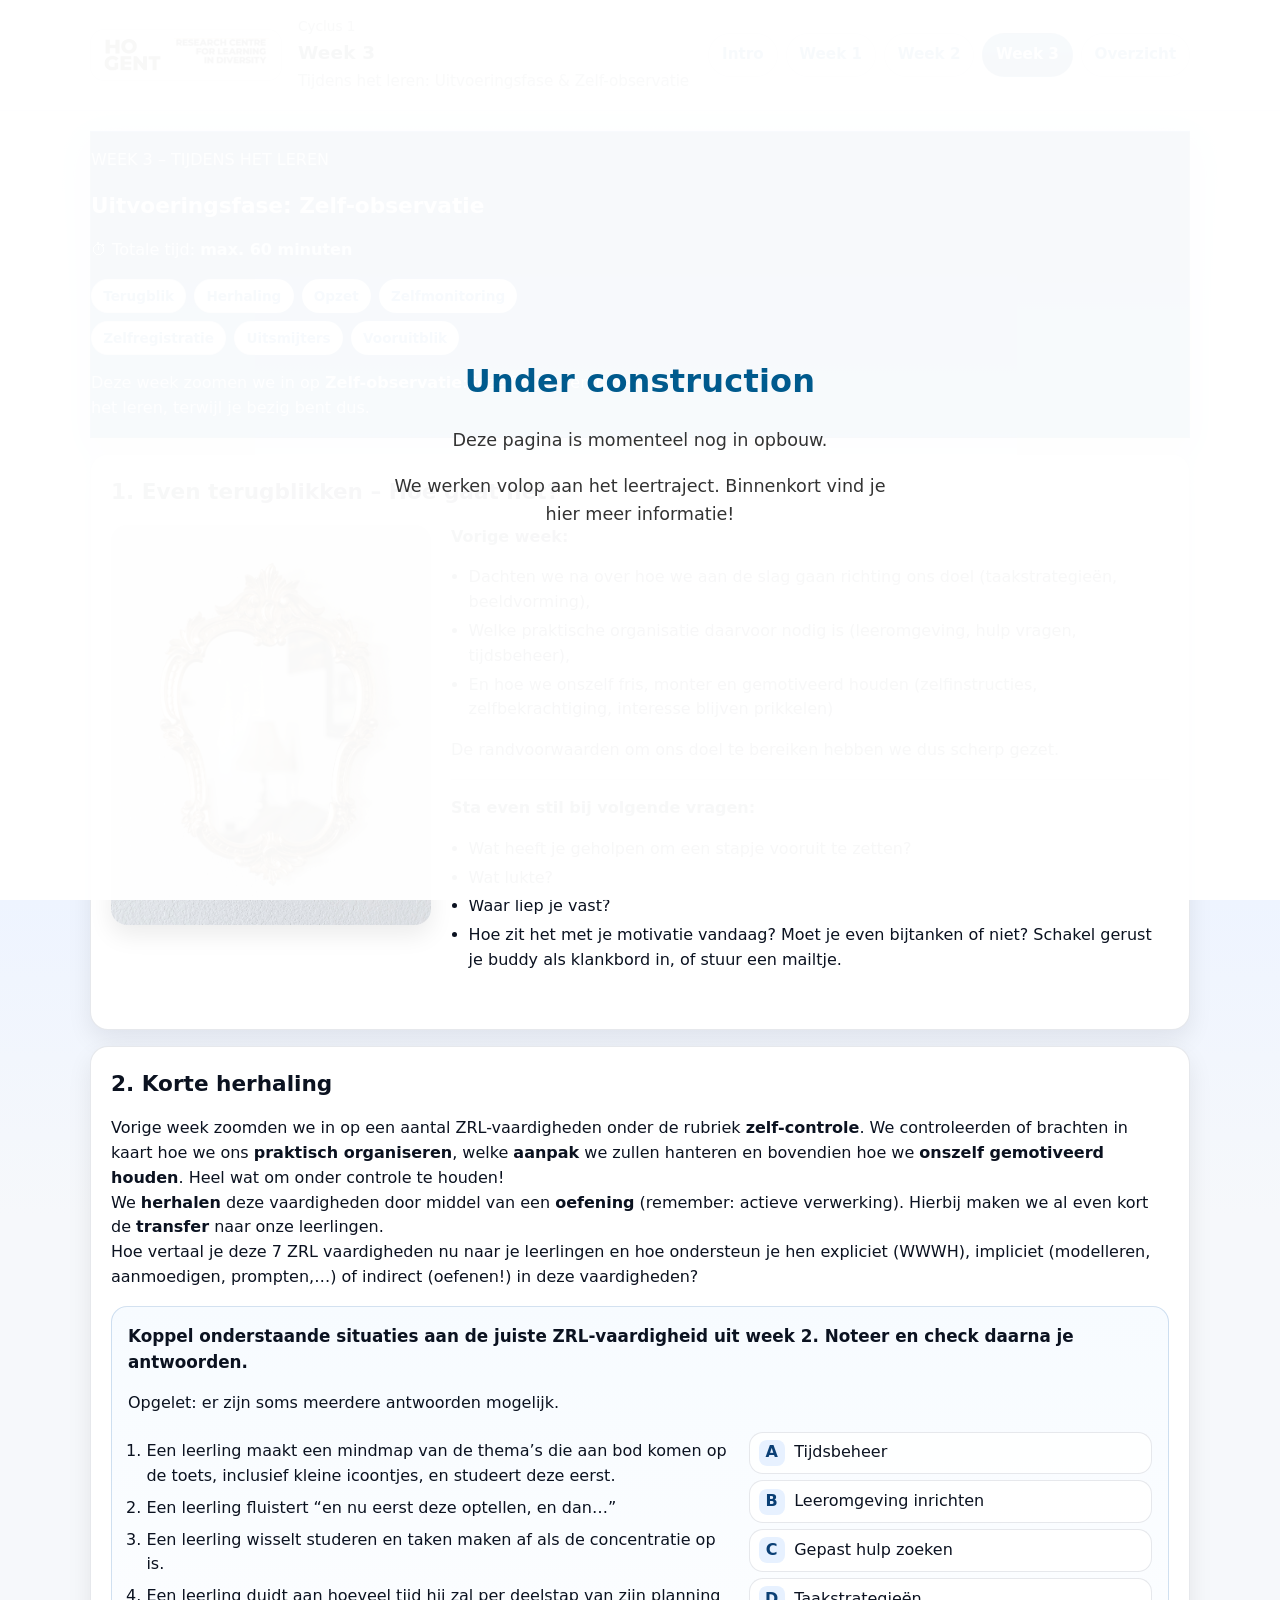
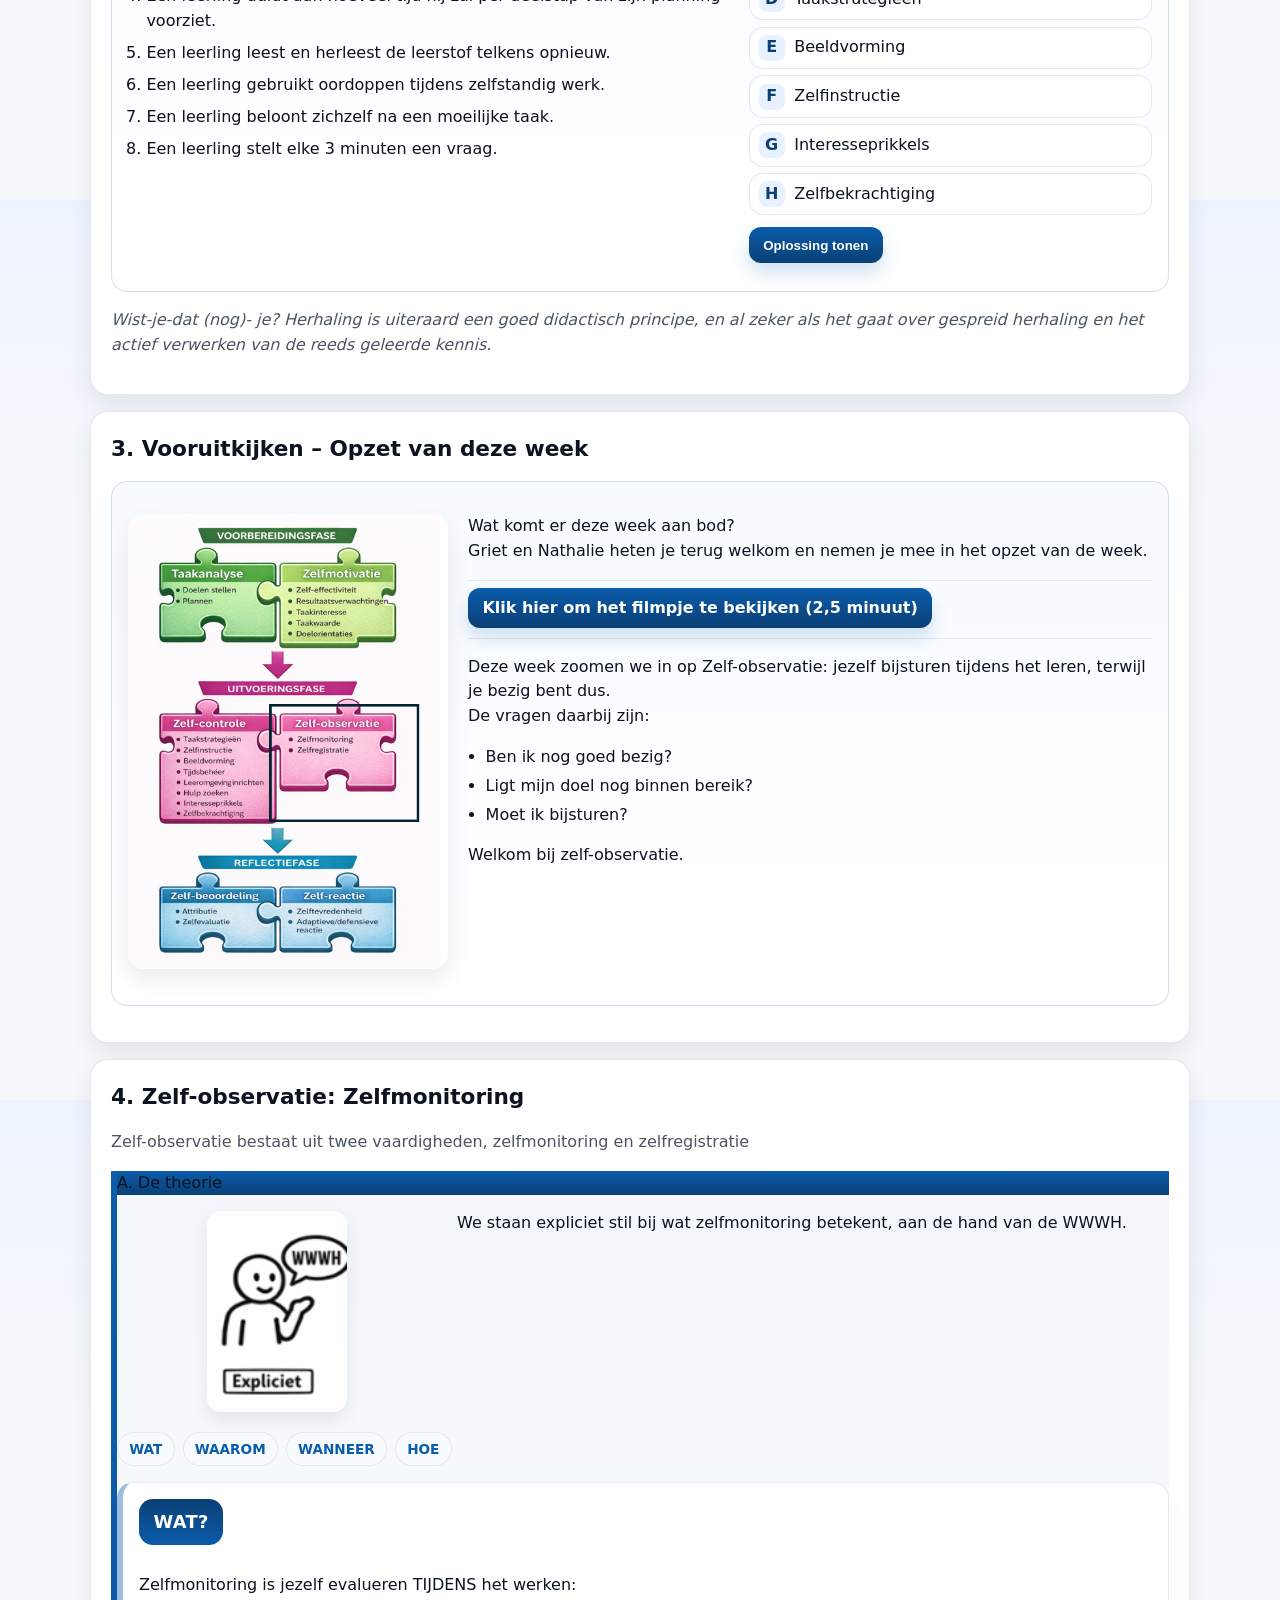
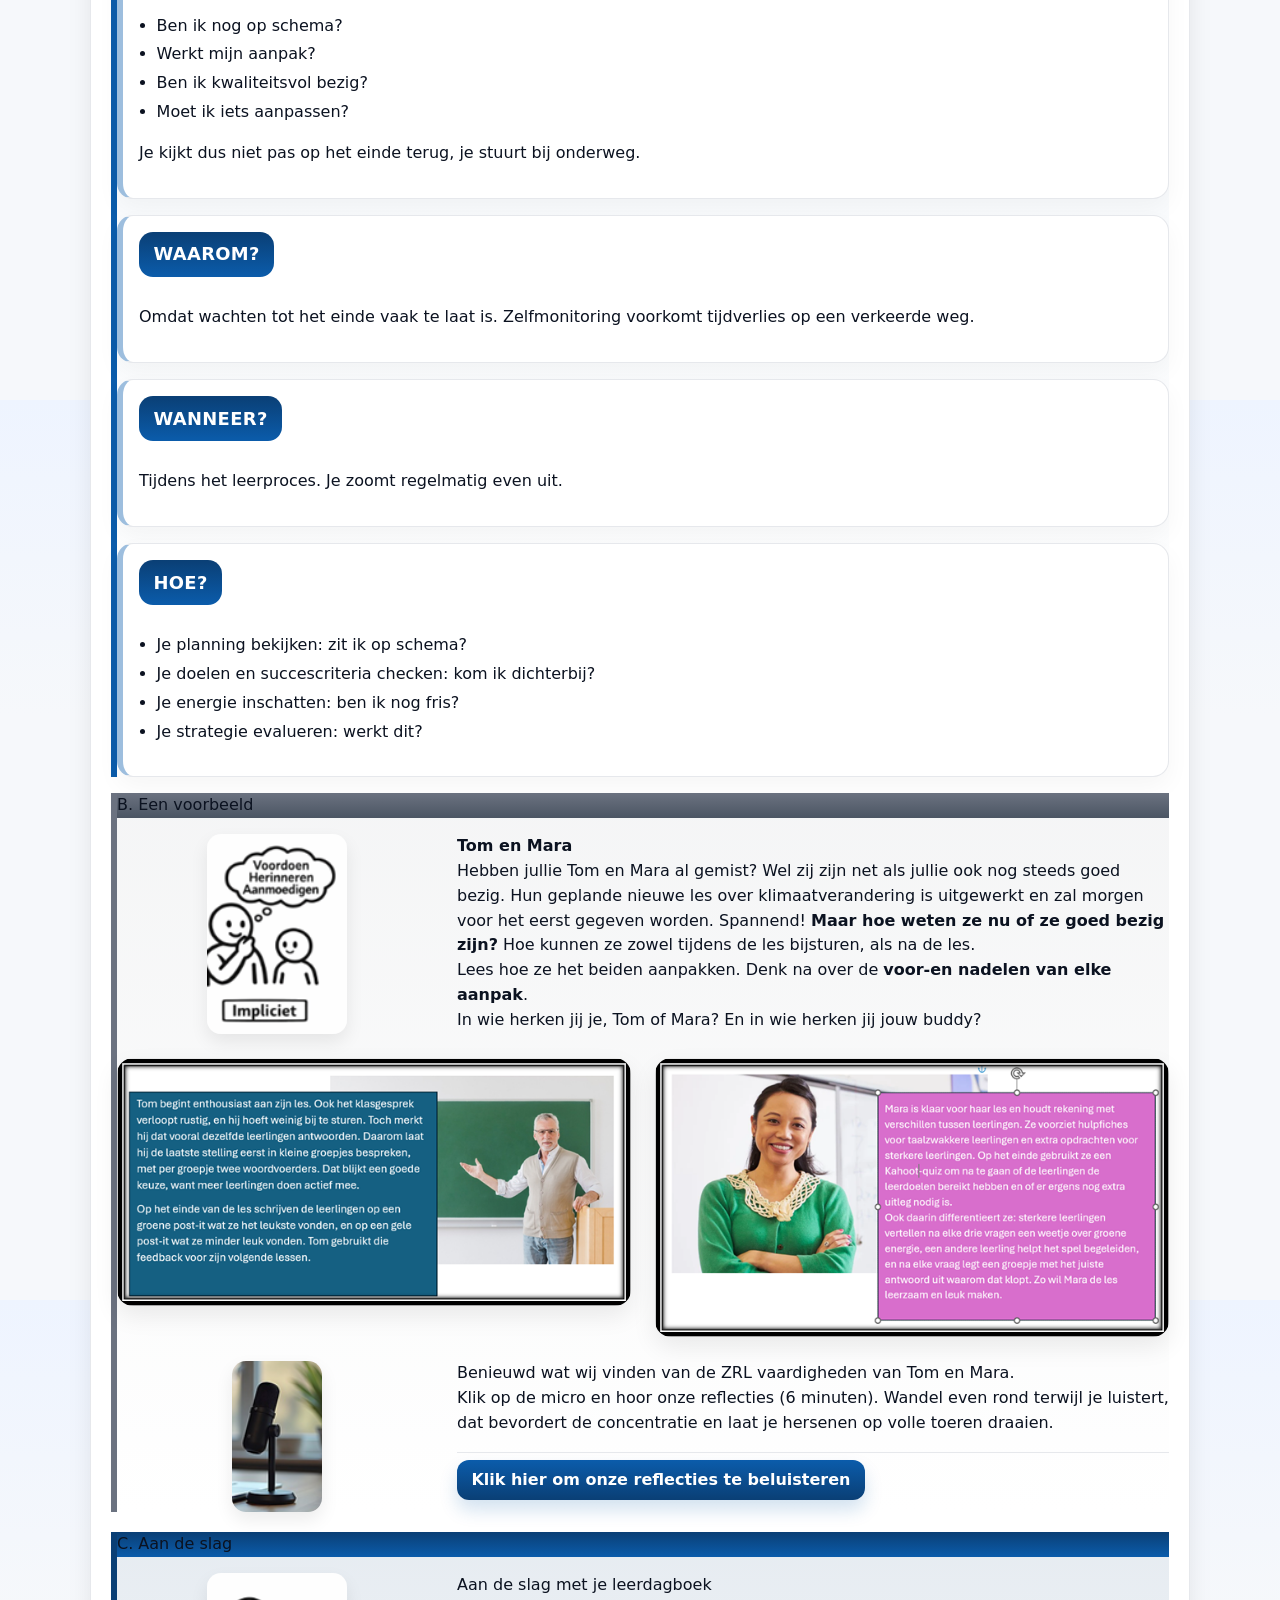
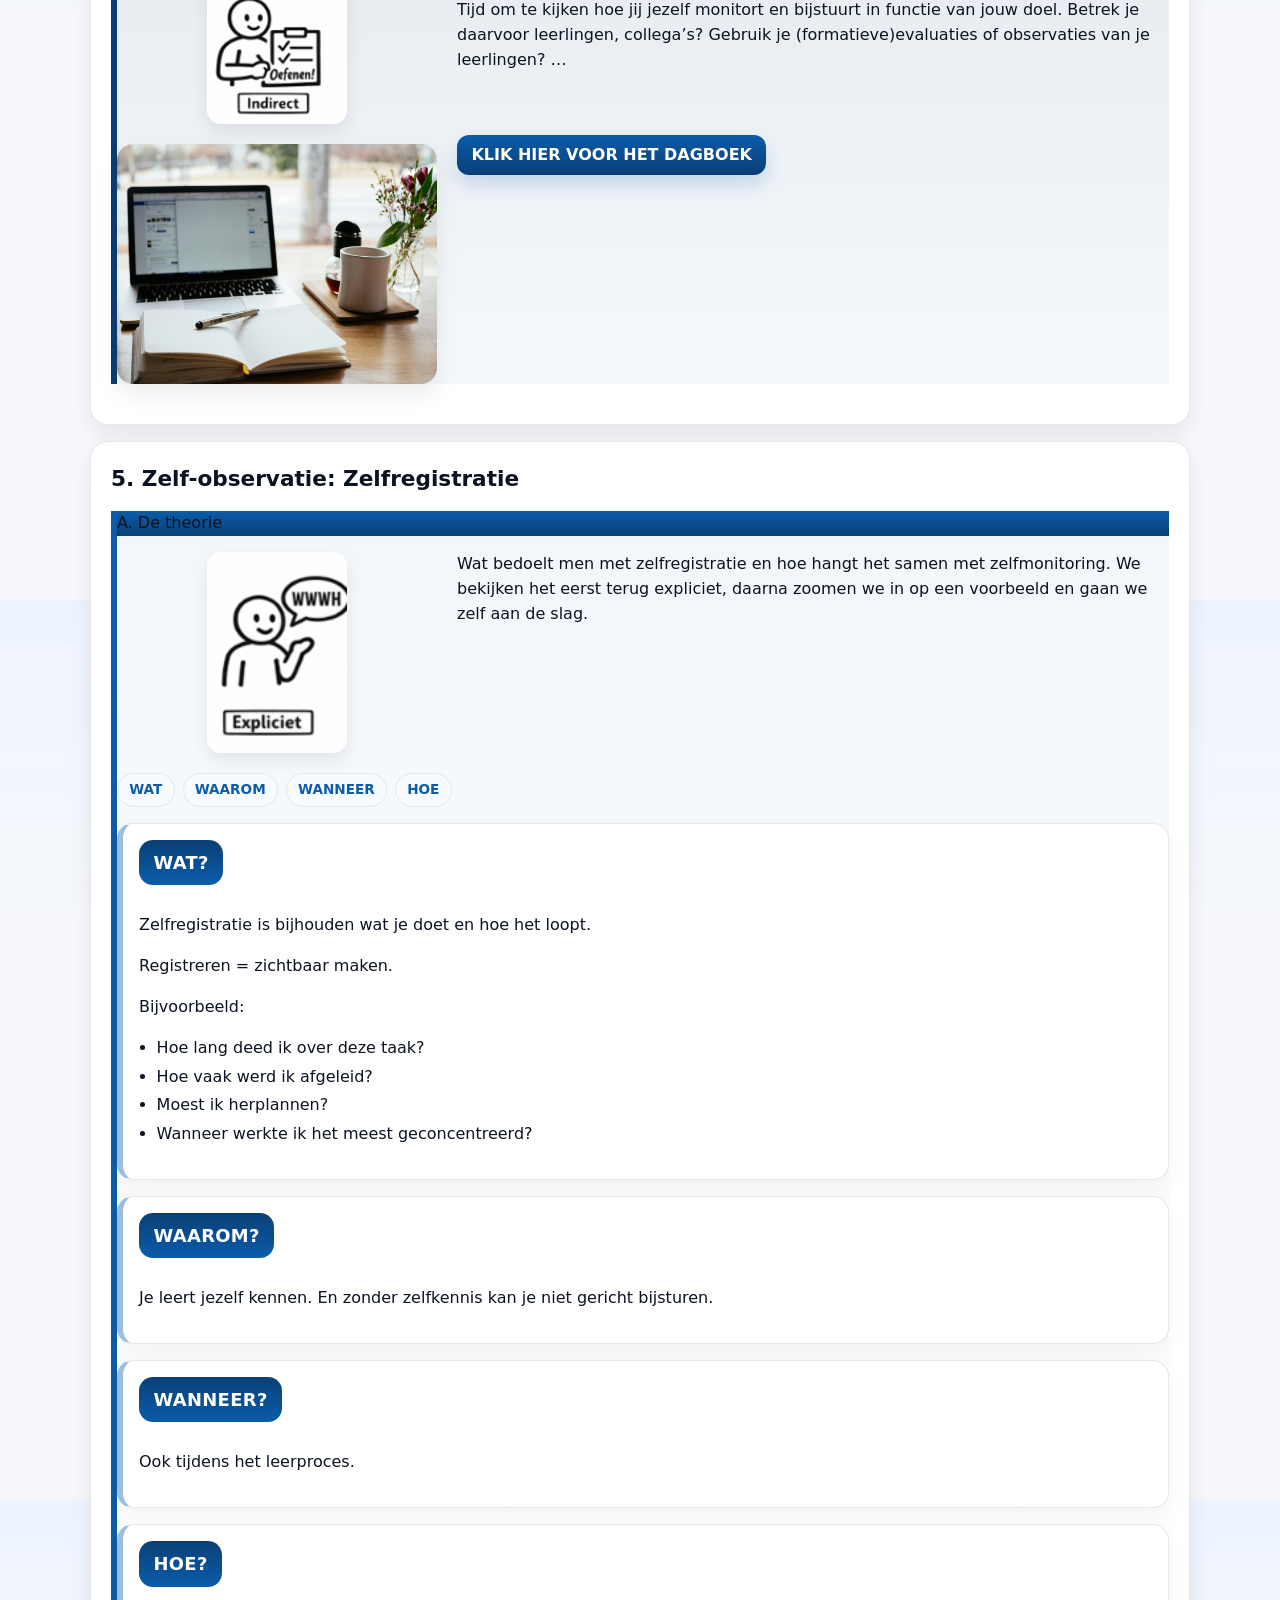
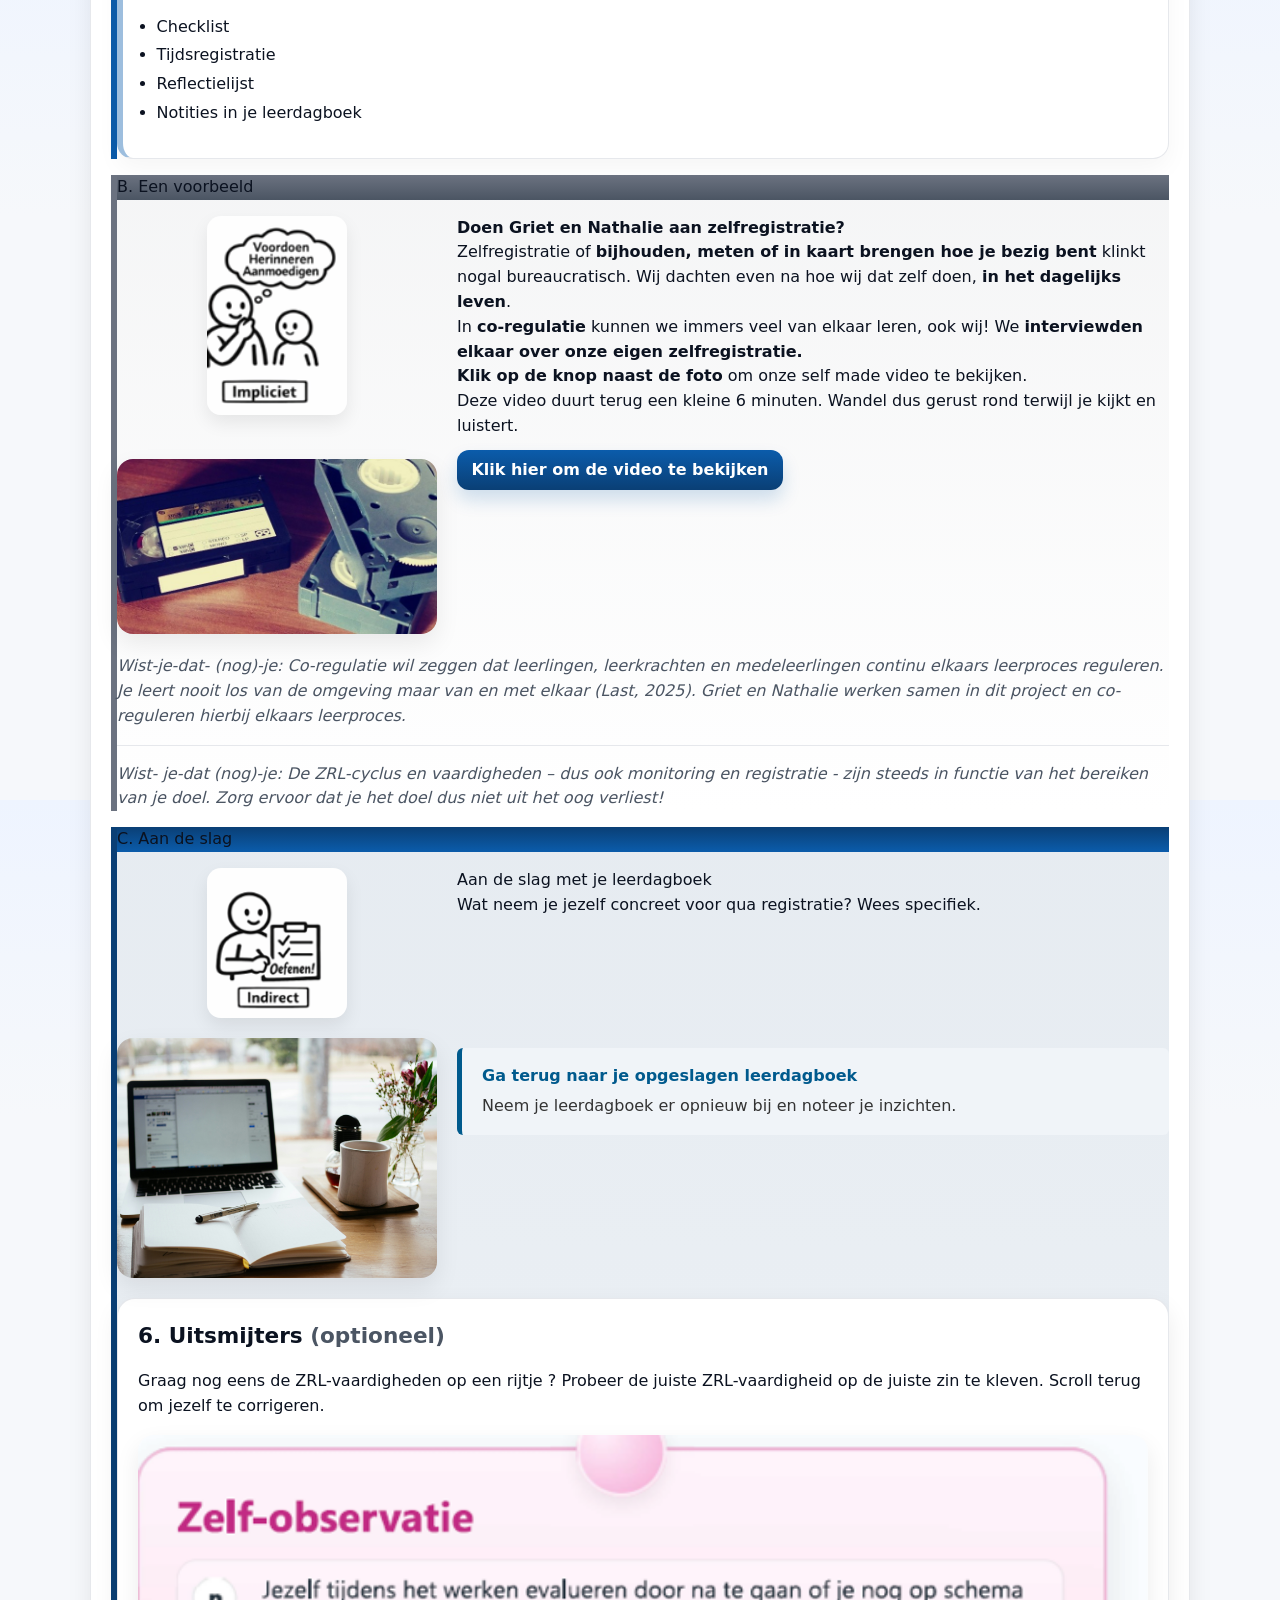
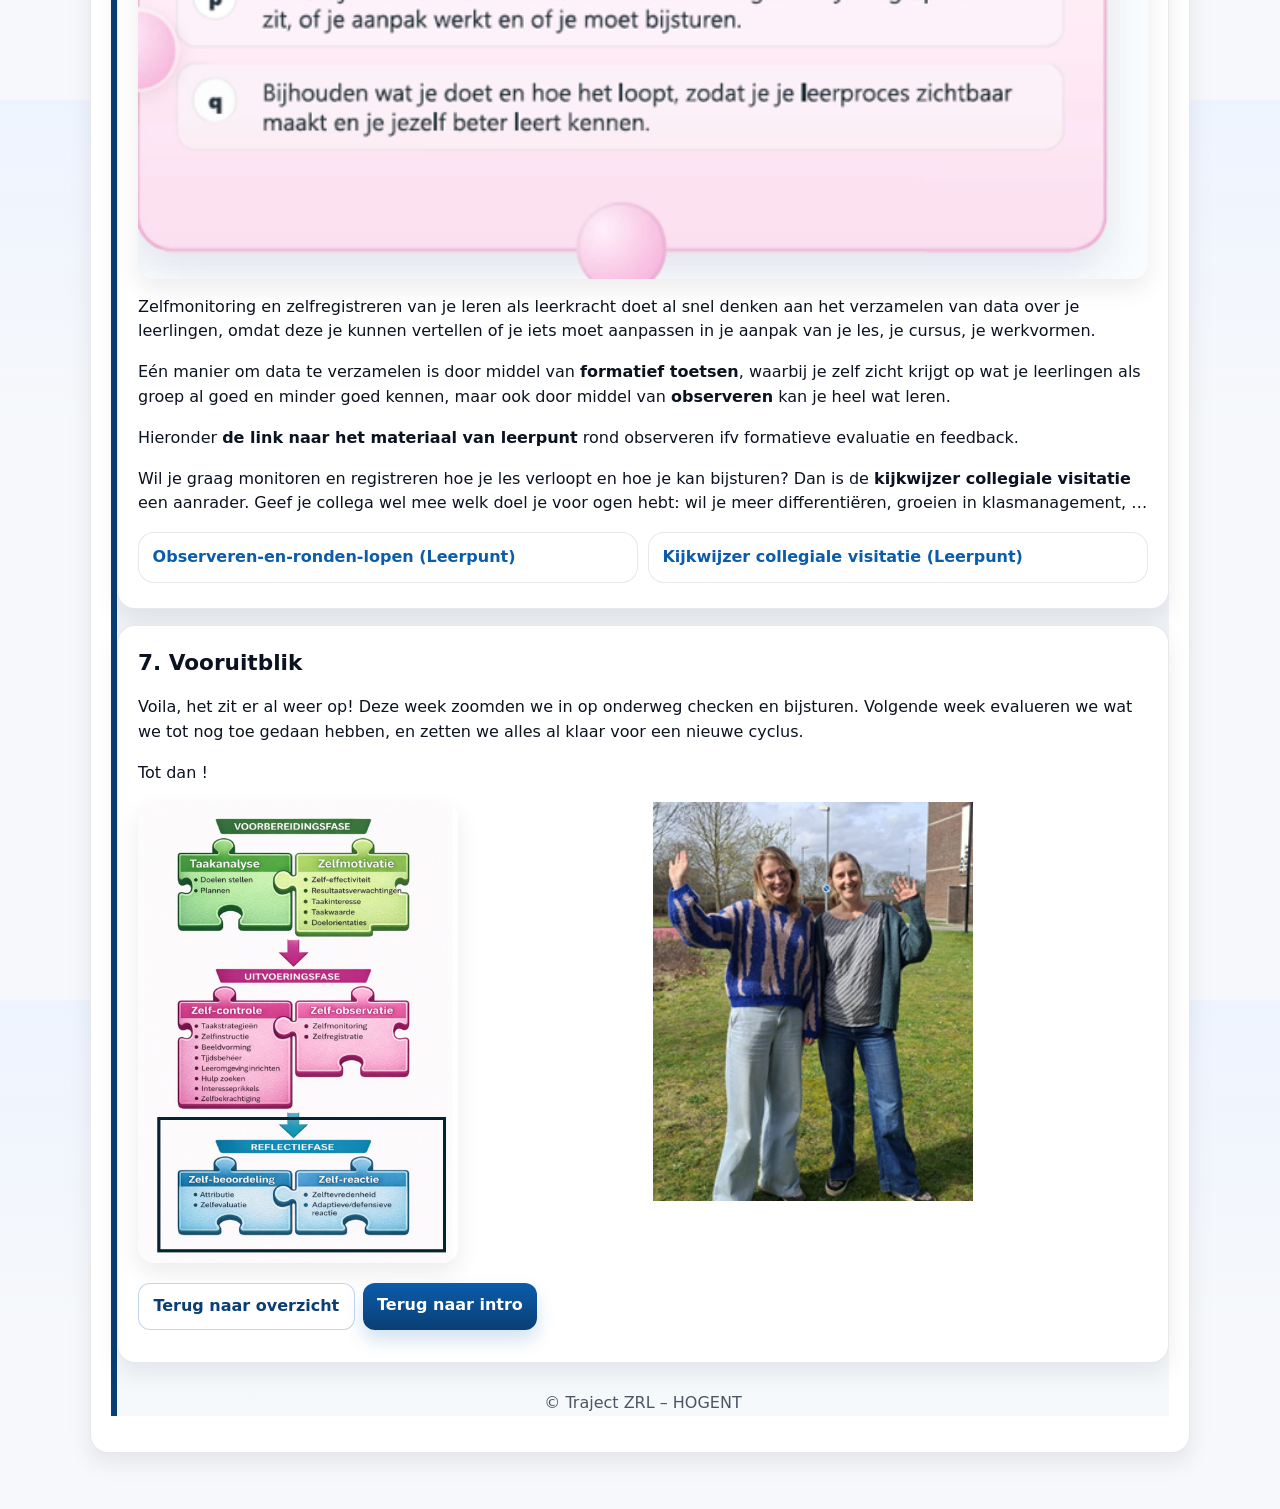
<file: weeks/week3.html>
<!doctype html>
<html lang="nl">
<head>
  <meta charset="utf-8" />
  <meta name="viewport" content="width=device-width,initial-scale=1" />
  <title>ZRL – Cyclus 1 – Week 3</title>
  <meta name="description" content="Week 3 – Uitvoeringsfase" />
  <link rel="stylesheet" href="../assets/css/styles.css" />
</head>
<body>
  <a class="skip-link" href="#content">Spring naar inhoud</a>

  <header class="site-header">
    <div class="container header-inner">
      <div class="brand">
        <div class="brand-logos">
          <img class="logo" src="../HOGENT-LOGO.png" alt="HOGENT logo">
          <img class="logo" src="../LDIV-logo.png" alt="Research Centre for Learning in Diversity logo">
        </div>
        <div class="brand-text">
          <p class="kicker">Cyclus 1</p>
          <h1>Week 3 </h1>
          <p class="subtitle">Tijdens het leren: Uitvoeringsfase &amp; Zelf-observatie</p>
        </div>
      </div>

      <nav class="topnav" aria-label="Hoofdnavigatie">
        <a class="navlink" href="../index.html">Intro</a>
        <a class="navlink" href="week1.html">Week 1</a>
        <a class="navlink" href="week2.html">Week 2</a>
        <a class="navlink active" href="week3.html">Week 3</a>
        <a class="navlink" href="../index.html#overzicht">Overzicht</a>
      </nav>
    </div>
  </header>

  <main id="content" class="container">

    <section class="hero-split">
      <div class="hero-text">
        <p class="hero-kicker">WEEK 3 – TIJDENS HET LEREN</p>
        <h2>Uitvoeringsfase: Zelf-observatie</h2>
        <p>⏱ Totale tijd: <strong>max. 60 minuten</strong></p>

        <div class="pillrow" aria-label="Snelle navigatie">
          <a class="pill" href="#terugblik">Terugblik</a>
          <a class="pill" href="#herhaling">Herhaling</a>
          <a class="pill" href="#opzet">Opzet</a>
          <a class="pill" href="#zelfmonitoring">Zelfmonitoring</a>
          <a class="pill" href="#zelfregistratie">Zelfregistratie</a>
          <a class="pill" href="#uismijters">Uitsmijters</a>
          <a class="pill" href="#vooruitblik">Vooruitblik</a>
        </div>

        <p>
          Deze week zoomen we in op <strong>Zelf-observatie</strong>: jezelf bijsturen tijdens het leren, terwijl je bezig bent dus.
        </p>
      </div>
    </section>

    <section id="terugblik" class="card">
      <h2>1. Even terugblikken – Hoe gaat het?</h2>

      <div class="image-inline">
        <img src="../Spiegel.jpg" alt="Spiegel" class="image-inline__img">
        <div class="image-inline__text">
          <p><strong>Vorige week:</strong></p>
          <ul class="checklist">
            <li>Dachten we na over hoe we aan de slag gaan richting ons doel (taakstrategieën, beeldvorming),</li>
            <li>Welke praktische organisatie daarvoor nodig is (leeromgeving, hulp vragen, tijdsbeheer),</li>
            <li>En hoe we onszelf fris, monter en gemotiveerd houden (zelfinstructies, zelfbekrachtiging, interesse blijven prikkelen)</li>
          </ul>

          <p>De randvoorwaarden om ons doel te bereiken hebben we dus scherp gezet.</p>

          <hr class="sep">

          <p><strong>Sta even stil bij volgende vragen:</strong></p>
          <ul class="checklist">
            <li>Wat heeft je geholpen om een stapje vooruit te zetten?</li>
            <li>Wat lukte?</li>
            <li>Waar liep je vast?</li>
            <li>Hoe zit het met je motivatie vandaag? Moet je even bijtanken of niet? Schakel gerust je buddy als klankbord in, of stuur een mailtje.</li>
          </ul>
        </div>
      </div>
    </section>

    <section id="herhaling" class="card">
      <h2>2. Korte herhaling</h2>

      <p>
        Vorige week zoomden we in op een aantal ZRL-vaardigheden onder de rubriek <strong>zelf-controle</strong>. We controleerden of brachten in kaart hoe we ons <strong>praktisch organiseren</strong>, welke <strong>aanpak</strong> we zullen hanteren en bovendien hoe we <strong>onszelf gemotiveerd houden</strong>. Heel wat om onder controle te houden!
        <br>We <strong>herhalen</strong> deze vaardigheden door middel van een <strong>oefening</strong> (remember: actieve verwerking). Hierbij maken we al even kort de <strong>transfer</strong> naar onze leerlingen.
        <br>Hoe vertaal je deze 7 ZRL vaardigheden nu naar je leerlingen en hoe ondersteun je hen expliciet (WWWH), impliciet (modelleren, aanmoedigen, prompten,…) of indirect (oefenen!) in deze vaardigheden?
      </p>

      <div class="callout">
        <h4>Koppel onderstaande situaties aan de juiste ZRL-vaardigheid uit week 2. Noteer en check daarna je antwoorden.</h4>
        <p>Opgelet: er zijn soms meerdere antwoorden mogelijk.</p>

        <div class="grid-2">
          <div>
            <ol class="examples">
              <li>Een leerling maakt een mindmap van de thema’s die aan bod komen op de toets, inclusief kleine icoontjes, en studeert deze eerst.</li>
              <li>Een leerling fluistert “en nu eerst deze optellen, en dan…”</li>
              <li>Een leerling wisselt studeren en taken maken af als de concentratie op is.</li>
              <li>Een leerling duidt aan hoeveel tijd hij zal per deelstap van zijn planning voorziet.</li>
              <li>Een leerling leest en herleest de leerstof telkens opnieuw.</li>
              <li>Een leerling gebruikt oordoppen tijdens zelfstandig werk.</li>
              <li>Een leerling beloont zichzelf na een moeilijke taak.</li>
              <li>Een leerling stelt elke 3 minuten een vraag.</li>
            </ol>
          </div>

          <div>
            <ul class="terms">
              <li><span class="badge">A</span> Tijdsbeheer</li>
              <li><span class="badge">B</span> Leeromgeving inrichten</li>
              <li><span class="badge">C</span> Gepast hulp zoeken</li>
              <li><span class="badge">D</span> Taakstrategieën</li>
              <li><span class="badge">E</span> Beeldvorming</li>
              <li><span class="badge">F</span> Zelfinstructie</li>
              <li><span class="badge">G</span> Interesseprikkels</li>
              <li><span class="badge">H</span> Zelfbekrachtiging</li>
            </ul>

            <div class="quiz-actions">
              <button class="btn" id="showSolutionBtn" type="button" aria-expanded="false" aria-controls="solution">
                Oplossing tonen
              </button>
              <button class="btn btn-ghost" id="hideSolutionBtn" type="button" hidden aria-controls="solution">
                Oplossing verbergen
              </button>
            </div>

            <div id="solution" class="solution" hidden>
              <h5>Oplossingen</h5>
              <ul>
                <li><strong>1. D en E.</strong> Een mindmap maken is enerzijds actief verwerken (een effectieve taakstrategie) en anderzijds aan beeldvorming doen.</li>
                <li><strong>2. F.</strong> Deze leerling doet aan zelfinstructie en spreekt tegen zichzelf. Door het luidop te doen houdt het kind zichzelf bij de les.</li>
                <li><strong>3. G.</strong> Deze leerling gaat zijn interesse terug prikkelen door af te wisselen in taken. Indien hij dit op voorhand zo inplant doet hij aan goed tijdsbeheer, door niet te lang aan één zelfde taak te werken.</li>
                <li><strong>4. A.</strong> Deze leerling doet aan tijdsbeheer en schat de nodige tijd in.</li>
                <li><strong>5. D.</strong> Dit is een ineffectieve taakstrategie.</li>
                <li><strong>6. B.</strong> Deze leerling zorgt voor een goede leeromgeving met zo min mogelijke afleiding.</li>
                <li><strong>7. H.</strong> De leerling bekrachtigt zichzelf voor goed werk.</li>
                <li><strong>8. C.</strong> Hier gaat het over hulp vragen. Deze leerling vraagt te snel hulp. Het zal aan de leerkracht zijn om uit te zoeken of er meer ondersteuning nodig is om gestart te raken (denk aan hulpfiches) of eerder meer vertrouwen uitspreken en dus in te spelen op de competentiegevoelens.</li>
              </ul>
            </div>
          </div>
        </div>
      </div>

      <p class="note"><em>Wist-je-dat (nog)- je? Herhaling is uiteraard een goed didactisch principe, en al zeker als het gaat over gespreid herhaling en het actief verwerken van de reeds geleerde kennis.</em></p>
    </section>

    <section id="opzet" class="card">
      <h2>3. Vooruitkijken – Opzet van deze week</h2>

      <div class="callout">
        <div class="image-inline">
          <img src="../stroomschema4.png" alt="Stroomschema van de week" class="image-inline__img">
          <div class="image-inline__text">
            <p>Wat komt er deze week aan bod?</p>
            <p>Griet en Nathalie heten je terug welkom en nemen je mee in het opzet van de week.</p>
            <hr class="sep">
            <a class="btn" target="_blank" href="https://hogent.cloud.panopto.eu/Panopto/Pages/Viewer.aspx?id=90d7138e-2574-42cc-9396-b4120141b883">
              Klik hier om het filmpje te bekijken (2,5 minuut)
            </a>

            <hr class="sep">

            <p>Deze week zoomen we in op Zelf-observatie: jezelf bijsturen tijdens het leren, terwijl je bezig bent dus.</p>
            <p>De vragen daarbij zijn:</p>
            <ul class="checklist">
              <li>Ben ik nog goed bezig?</li>
              <li>Ligt mijn doel nog binnen bereik?</li>
              <li>Moet ik bijsturen?</li>
            </ul>

            <p>Welkom bij zelf-observatie.</p>
          </div>
        </div>
      </div>
    </section>

    <section id="zelfmonitoring" class="card">
      <h2>4. Zelf-observatie: Zelfmonitoring</h2>

      <p class="note">Zelf-observatie bestaat uit twee vaardigheden, zelfmonitoring en zelfregistratie</p>

      <section class="subsection subsection--a">
        <p class="subsection-label">A. De theorie</p>

        <div class="image-inline">
          <img src="../Expliciet.png" alt="Expliciete ondersteuning" class="image-inline__img illustration-sm">
          <div class="image-inline__text section-intro">
            <p>We staan expliciet stil bij wat zelfmonitoring betekent, aan de hand van de WWWH.</p>
          </div>
        </div>

        <div class="pillrow" aria-label="Zelfmonitoring theorie">
          <a class="pill" href="#monitor-wat">WAT</a>
          <a class="pill" href="#monitor-waarom">WAAROM</a>
          <a class="pill" href="#monitor-wanneer">WANNEER</a>
          <a class="pill" href="#monitor-hoe">HOE</a>
        </div>

        <section class="w-section" id="monitor-wat">
          <h3 class="w-title">WAT?</h3>
          <p>Zelfmonitoring is jezelf evalueren TIJDENS het werken:</p>
          <ul class="checklist">
            <li>Ben ik nog op schema?</li>
            <li>Werkt mijn aanpak?</li>
            <li>Ben ik kwaliteitsvol bezig?</li>
            <li>Moet ik iets aanpassen?</li>
          </ul>
          <p>Je kijkt dus niet pas op het einde terug, je stuurt bij onderweg.</p>
        </section>

        <section class="w-section" id="monitor-waarom">
          <h3 class="w-title">WAAROM?</h3>
          <p>Omdat wachten tot het einde vaak te laat is. Zelfmonitoring voorkomt tijdverlies op een verkeerde weg.</p>
        </section>

        <section class="w-section" id="monitor-wanneer">
          <h3 class="w-title">WANNEER?</h3>
          <p>Tijdens het leerproces. Je zoomt regelmatig even uit.</p>
        </section>

        <section class="w-section" id="monitor-hoe">
          <h3 class="w-title">HOE?</h3>
          <ul class="checklist">
            <li>Je planning bekijken: zit ik op schema?</li>
            <li>Je doelen en succescriteria checken: kom ik dichterbij?</li>
            <li>Je energie inschatten: ben ik nog fris?</li>
            <li>Je strategie evalueren: werkt dit?</li>
          </ul>
        </section>
      </section>

      <section class="subsection subsection--b">
        <p class="subsection-label">B. Een voorbeeld</p>

        <div class="image-inline">
          <img src="../Impliciet.png" alt="Impliciete ondersteuning" class="image-inline__img illustration-sm">
          <div class="image-inline__text section-intro">
            <p><strong>Tom en Mara</strong></p>
            <p>Hebben jullie Tom en Mara al gemist? Wel zij zijn net als jullie ook nog steeds goed bezig. Hun geplande nieuwe les over klimaatverandering is uitgewerkt en zal morgen voor het eerst gegeven worden. Spannend! <strong>Maar hoe weten ze nu of ze goed bezig zijn?</strong> Hoe kunnen ze zowel tijdens de les bijsturen, als na de les.</p>
            <p>Lees hoe ze het beiden aanpakken. Denk na over de <strong>voor-en nadelen van elke aanpak</strong>.</p>
            <p>In wie herken jij je, Tom of Mara? En in wie herken jij jouw buddy?</p>
          </div>
        </div>

        <div class="image-row" aria-label="Tom en Mara">
          <img src="../Tom3.png" alt="Tom">
          <img src="../Mara3.png" alt="Mara">
        </div>

        <div class="image-inline">
          <img src="../micro.png" alt="Microfoon" class="image-inline__img illustration-micro">
          <div class="image-inline__text">
            <p>Benieuwd wat wij vinden van de ZRL vaardigheden van Tom en Mara.</p>
            <p>Klik op de micro en hoor onze reflecties (6 minuten). Wandel even rond terwijl je luistert, dat bevordert de concentratie en laat je hersenen op volle toeren draaien.</p>
            <hr class="sep">
            <a class="btn" target="_blank" href="https://hogent.cloud.panopto.eu/Panopto/Pages/Viewer.aspx?id=3c961102-3397-4155-adff-b41201226ae6">
              Klik hier om onze reflecties te beluisteren
            </a>
          </div>
        </div>
      </section>

      <section class="subsection subsection--c">
        <p class="subsection-label">C. Aan de slag</p>

        <div class="image-inline">
          <img src="../Indirect.png" alt="Indirecte ondersteuning" class="image-inline__img illustration-sm">
          <div class="image-inline__text section-intro">
            <p>Aan de slag met je leerdagboek</p>
            <p>Tijd om te kijken hoe jij jezelf monitort en bijstuurt in functie van jouw doel. Betrek je daarvoor leerlingen, collega’s? Gebruik je (formatieve)evaluaties of observaties van je leerlingen? …</p>
          </div>
        </div>

        <div class="image-inline">
          <img src="../online-leerdagboek.jpg" alt="Online leerdagboek" class="image-inline__img">
          <div class="image-inline__text">
            <a class="btn" target="_blank" href="https://hogent-my.sharepoint.com/:w:/g/personal/nathalie_schepens_hogent_be/IQAiFgRLg1voRZWOlqvTFSDfARYvZS4k5hitDAU3K2MnVng?e=scs2a0">
              KLIK HIER VOOR HET DAGBOEK
            </a>
          </div>
        </div>
      </section>
    </section>

    <section id="zelfregistratie" class="card">
      <h2>5. Zelf-observatie: Zelfregistratie</h2>

      <section class="subsection subsection--a">
        <p class="subsection-label">A. De theorie</p>

        <div class="image-inline">
          <img src="../Expliciet.png" alt="Expliciete ondersteuning" class="image-inline__img illustration-sm">
          <div class="image-inline__text section-intro">
            <p>Wat bedoelt men met zelfregistratie en hoe hangt het samen met zelfmonitoring. We bekijken het eerst terug expliciet, daarna zoomen we in op een voorbeeld en gaan we zelf aan de slag.</p>
          </div>
        </div>

        <div class="pillrow" aria-label="Zelfregistratie theorie">
          <a class="pill" href="#registratie-wat">WAT</a>
          <a class="pill" href="#registratie-waarom">WAAROM</a>
          <a class="pill" href="#registratie-wanneer">WANNEER</a>
          <a class="pill" href="#registratie-hoe">HOE</a>
        </div>

        <section class="w-section" id="registratie-wat">
          <h3 class="w-title">WAT?</h3>
          <p>Zelfregistratie is bijhouden wat je doet en hoe het loopt.</p>
          <p>Registreren = zichtbaar maken.</p>
          <p>Bijvoorbeeld:</p>
          <ul class="checklist">
            <li>Hoe lang deed ik over deze taak?</li>
            <li>Hoe vaak werd ik afgeleid?</li>
            <li>Moest ik herplannen?</li>
            <li>Wanneer werkte ik het meest geconcentreerd?</li>
          </ul>
        </section>

        <section class="w-section" id="registratie-waarom">
          <h3 class="w-title">WAAROM?</h3>
          <p>Je leert jezelf kennen. En zonder zelfkennis kan je niet gericht bijsturen.</p>
        </section>

        <section class="w-section" id="registratie-wanneer">
          <h3 class="w-title">WANNEER?</h3>
          <p>Ook tijdens het leerproces.</p>
        </section>

        <section class="w-section" id="registratie-hoe">
          <h3 class="w-title">HOE?</h3>
          <ul class="checklist">
            <li>Checklist</li>
            <li>Tijdsregistratie</li>
            <li>Reflectielijst</li>
            <li>Notities in je leerdagboek</li>
          </ul>
        </section>
      </section>

      <section class="subsection subsection--b">
        <p class="subsection-label">B. Een voorbeeld</p>

        <div class="image-inline">
          <img src="../Impliciet.png" alt="Impliciete ondersteuning" class="image-inline__img illustration-sm">
          <div class="image-inline__text section-intro">
            <p><strong>Doen Griet en Nathalie aan zelfregistratie?</strong></p>
            <p>Zelfregistratie of <strong>bijhouden, meten of in kaart brengen hoe je bezig bent</strong> klinkt nogal bureaucratisch. Wij dachten even na hoe wij dat zelf doen, <strong>in het dagelijks leven</strong>.</p>
            <p>In <strong>co-regulatie</strong> kunnen we immers veel van elkaar leren, ook wij!
We <strong>interviewden elkaar over onze eigen zelfregistratie.</strong>
</p>
            <p><strong>Klik op de knop naast de foto</strong> om onze self made video te bekijken.</p>
            <p>Deze video duurt terug een kleine 6 minuten. Wandel dus gerust rond terwijl je kijkt en luistert.</p>
          </div>
        </div>

        <div class="image-inline">
          <img src="../Video.jpg" alt="Video" class="image-inline__img">
          <div class="image-inline__text">
            <a class="btn" target="_blank" href="https://hogent.cloud.panopto.eu/Panopto/Pages/Viewer.aspx?id=bbca9850-686f-4df0-a889-b412014209bc">
              Klik hier om de video te bekijken
            </a>
          </div>
        </div>

        <p class="note"><em>Wist-je-dat- (nog)-je: Co-regulatie wil zeggen dat leerlingen, leerkrachten en medeleerlingen continu elkaars leerproces reguleren. Je leert nooit los van de omgeving maar van en met elkaar (Last, 2025). Griet en Nathalie werken samen in dit project en co-reguleren hierbij elkaars leerproces.</em></p>

        <hr class="sep">

        <p class="note"><em>Wist- je-dat (nog)-je: De ZRL-cyclus en vaardigheden – dus ook monitoring en registratie - zijn steeds in functie van het bereiken van je doel. Zorg ervoor dat je het doel dus niet uit het oog verliest!</em></p>
      </section>

      <section class="subsection subsection--c">
        <p class="subsection-label">C. Aan de slag</p>

        <div class="image-inline">
          <img src="../Indirect.png" alt="Indirecte ondersteuning" class="image-inline__img illustration-sm">
          <div class="image-inline__text section-intro">
            <p>Aan de slag met je leerdagboek</p>
            <p>Wat neem je jezelf concreet voor qua registratie? Wees specifiek.</p>
          </div>
        </div>

       <div class="image-inline">
  <img src="../online-leerdagboek.jpg" alt="Online leerdagboek" class="image-inline__img">
  <div class="image-inline__text">
    <div class="leerdagboek-reminder">
      <strong>Ga terug naar je opgeslagen leerdagboek</strong>
      <p>Neem je leerdagboek er opnieuw bij en noteer je inzichten.</p>
    </div>
  </div>
</div>


    <section id="uismijters" class="card">
      <h2>6. Uitsmijters <span class="note">(optioneel)</span></h2>
<p> Graag nog eens de ZRL-vaardigheden op een rijtje ? Probeer de juiste ZRL-vaardigheid op de juiste zin te kleven. Scroll terug om jezelf te corrigeren.</p>
      <img src="../Zelfobservatieuitleg.png" alt="Overzicht vaardigheden zelfcontrole" class="image-inline__img">
      <p>Zelfmonitoring en zelfregistreren van je leren als leerkracht doet al snel denken aan het verzamelen van data over je leerlingen, omdat deze je kunnen vertellen of je iets moet aanpassen in je aanpak van je les, je cursus, je werkvormen.</p>
      <p>Eén manier om data te verzamelen is door middel van <strong>formatief toetsen</strong>, waarbij je zelf zicht krijgt op wat je leerlingen als groep al goed en minder goed kennen, maar ook door middel van <strong>observeren</strong> kan je heel wat leren.</p>
      <p>Hieronder <strong>de link naar het materiaal van leerpunt</strong> rond observeren ifv formatieve evaluatie en feedback.</p>
      <p>Wil je graag monitoren en registreren hoe je les verloopt en hoe je kan bijsturen? Dan is de <strong>kijkwijzer collegiale visitatie</strong> een aanrader. Geef je collega wel mee welk doel je voor ogen hebt: wil je meer differentiëren, groeien in klasmanagement, …</p>

      <div class="linkgrid">
        <a class="linkcard" target="_blank" rel="noopener noreferrer" href="https://leerpunt.be/files/leidraden/ondersteunend-materiaal-aanbeveling-1-observeren-en-ronden-lopen.pdf">Observeren-en-ronden-lopen (Leerpunt)</a>
        <a class="linkcard" target="_blank" rel="noopener noreferrer" href="https://leerpunt.be/files/leidraden/leerpunt-leidraad-hoge-verwachtingen-activiteiten-6-v202509.pdf">Kijkwijzer collegiale visitatie (Leerpunt)</a>
      </div>

      
    </section>

    <section id="vooruitblik" class="card">
      <h2>7. Vooruitblik</h2>
      <p>Voila, het zit er al weer op! Deze week zoomden we in op onderweg checken en bijsturen. Volgende week evalueren we wat we tot nog toe gedaan hebben, en zetten we alles al klaar voor een nieuwe cyclus.</p>
      <p>Tot dan !</p>

      <div class="image-inline">
        <img src="../Stroomschema5.png" alt="Stroomschema volgende stap" class="image-inline__img">
        <div class="image-inline__text">
          <img src="../grietennathalie3.jpeg.png" alt="Griet en Nathalie" class="img-small">
        </div>
      </div>

      <div class="quiz-actions">
        <a class="btn btn-ghost" href="../index.html#overzicht">Terug naar overzicht</a>
        <a class="btn" href="../index.html">Terug naar intro</a>
      </div>
    </section>

    <footer class="footer">
      <p class="note">© Traject ZRL – HOGENT </p>
    </footer>
  </main>

  <script src="../assets/js/main.js"></script>
        <script>
(function () {
  let preview = new URLSearchParams(window.location.search)
    .get('preview') === '1';

  function showUnderConstruction() {
    if (preview) return;

    const overlay = document.createElement('div');
    overlay.className = 'under-construction-overlay';

    overlay.innerHTML = `
      <div class="under-construction-content">
        <h1>Under construction</h1>
        <p>Deze pagina is momenteel nog in opbouw.</p>
        <p>We werken volop aan het leertraject. Binnenkort vind je hier meer informatie!</p>
      </div>
    `;

    document.body.appendChild(overlay);
  }

  showUnderConstruction();

  document.addEventListener('keydown', function (event) {
    if (event.ctrlKey && event.altKey && event.key.toLowerCase() === 'p') {
      window.location.search = '?preview=1';
    }
  });
})();
</script>
</body>
</html>
</file>
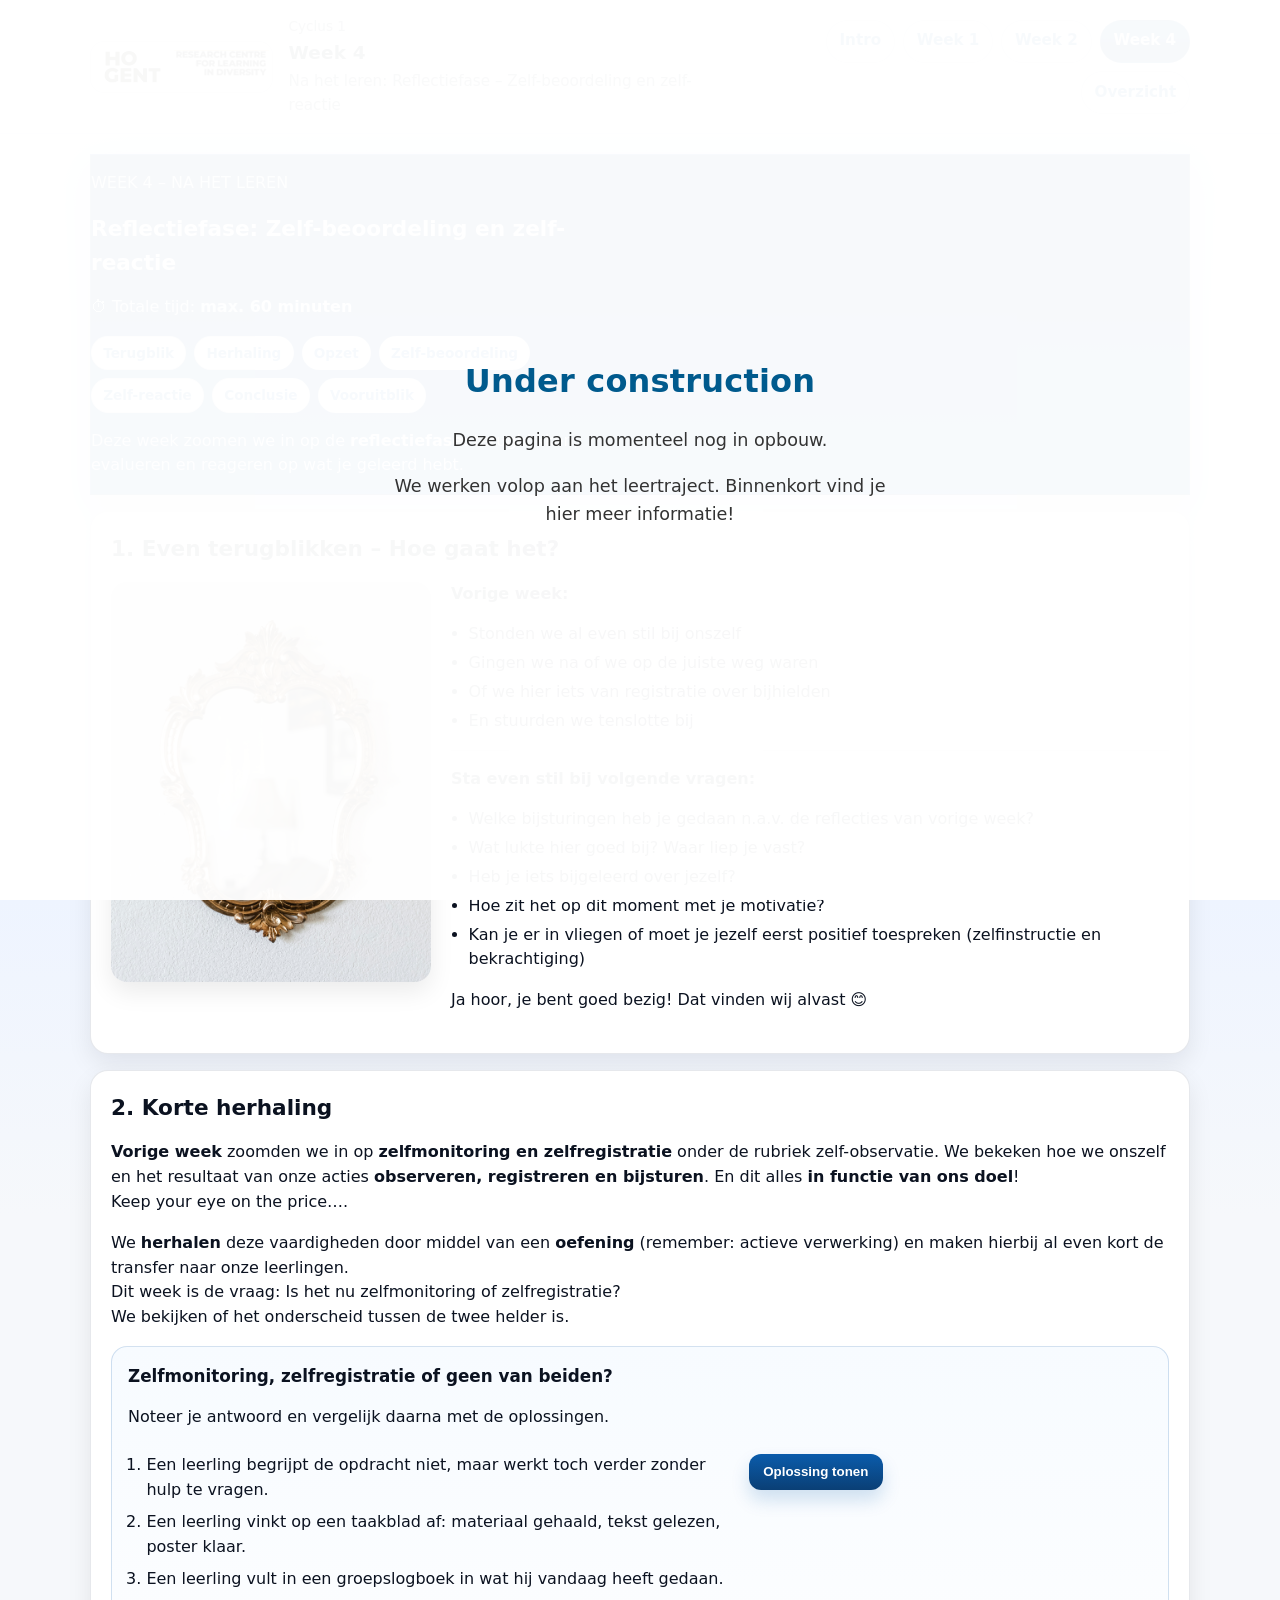
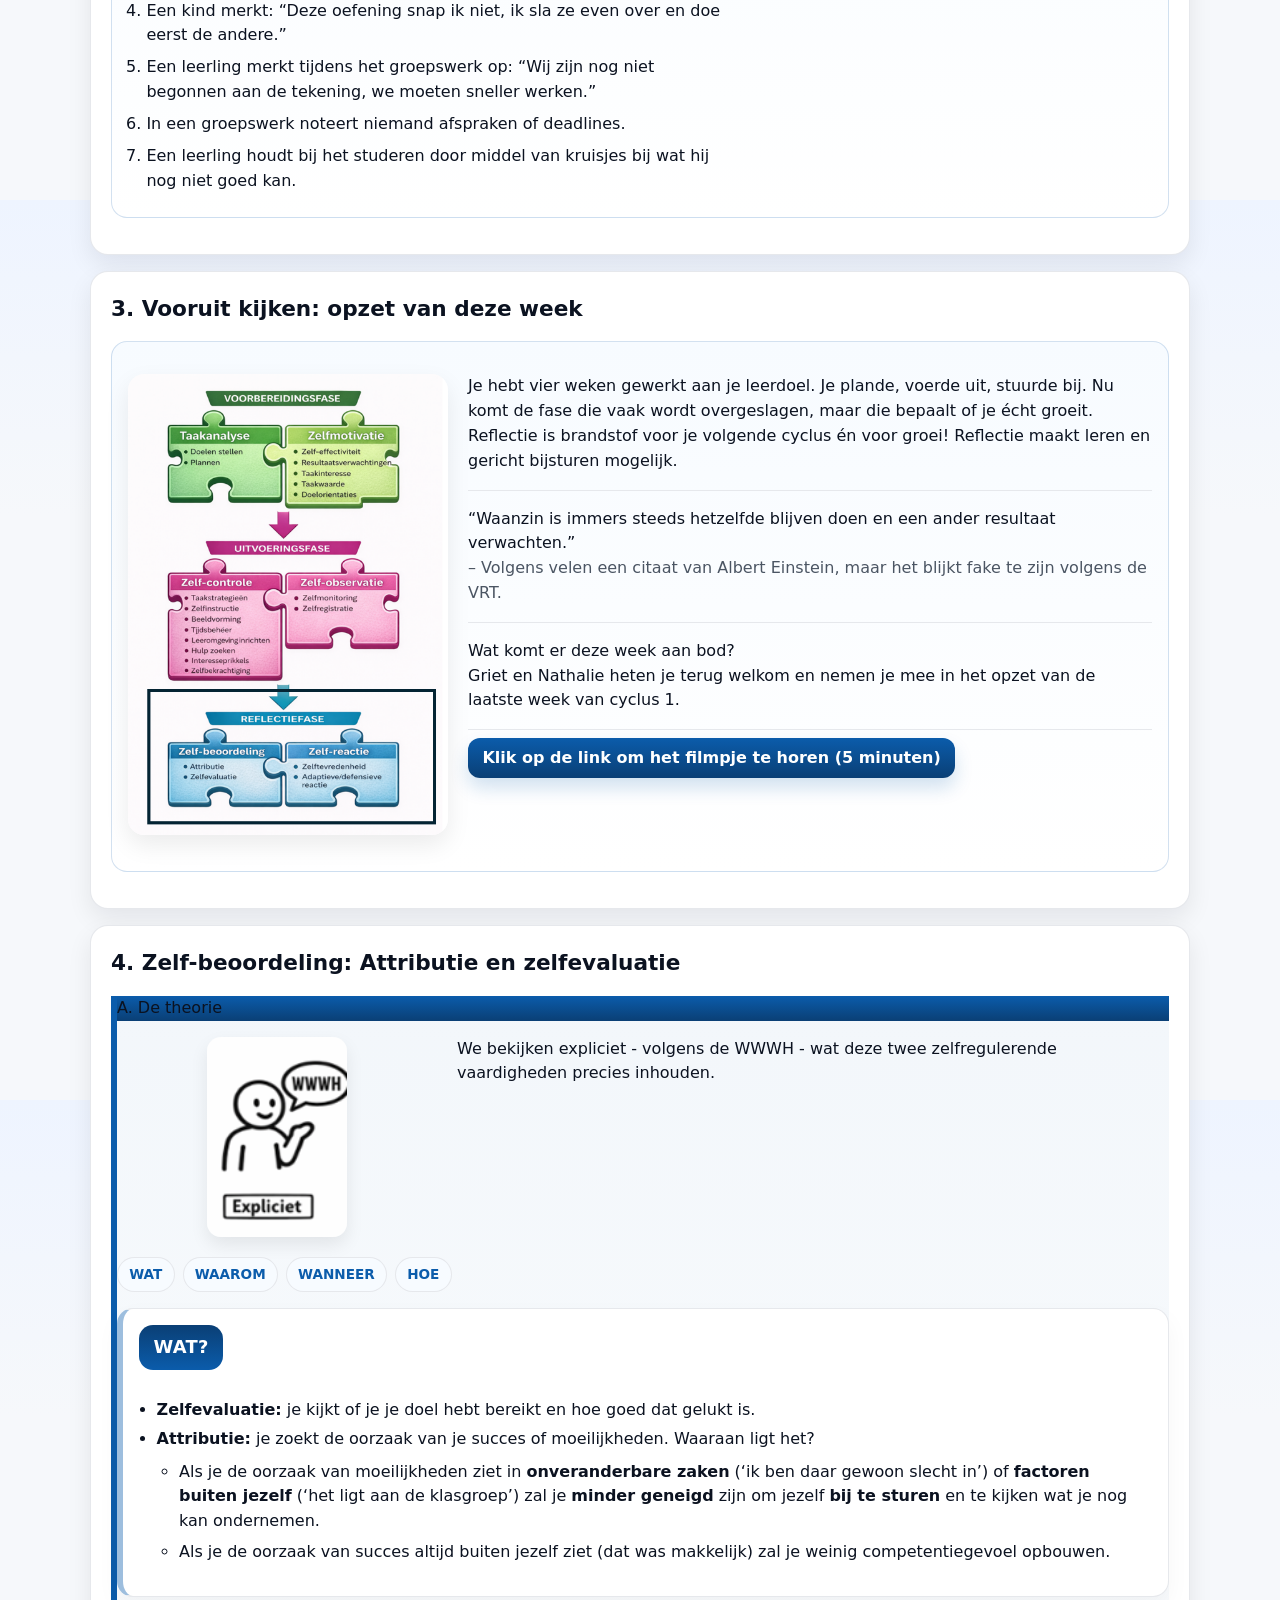
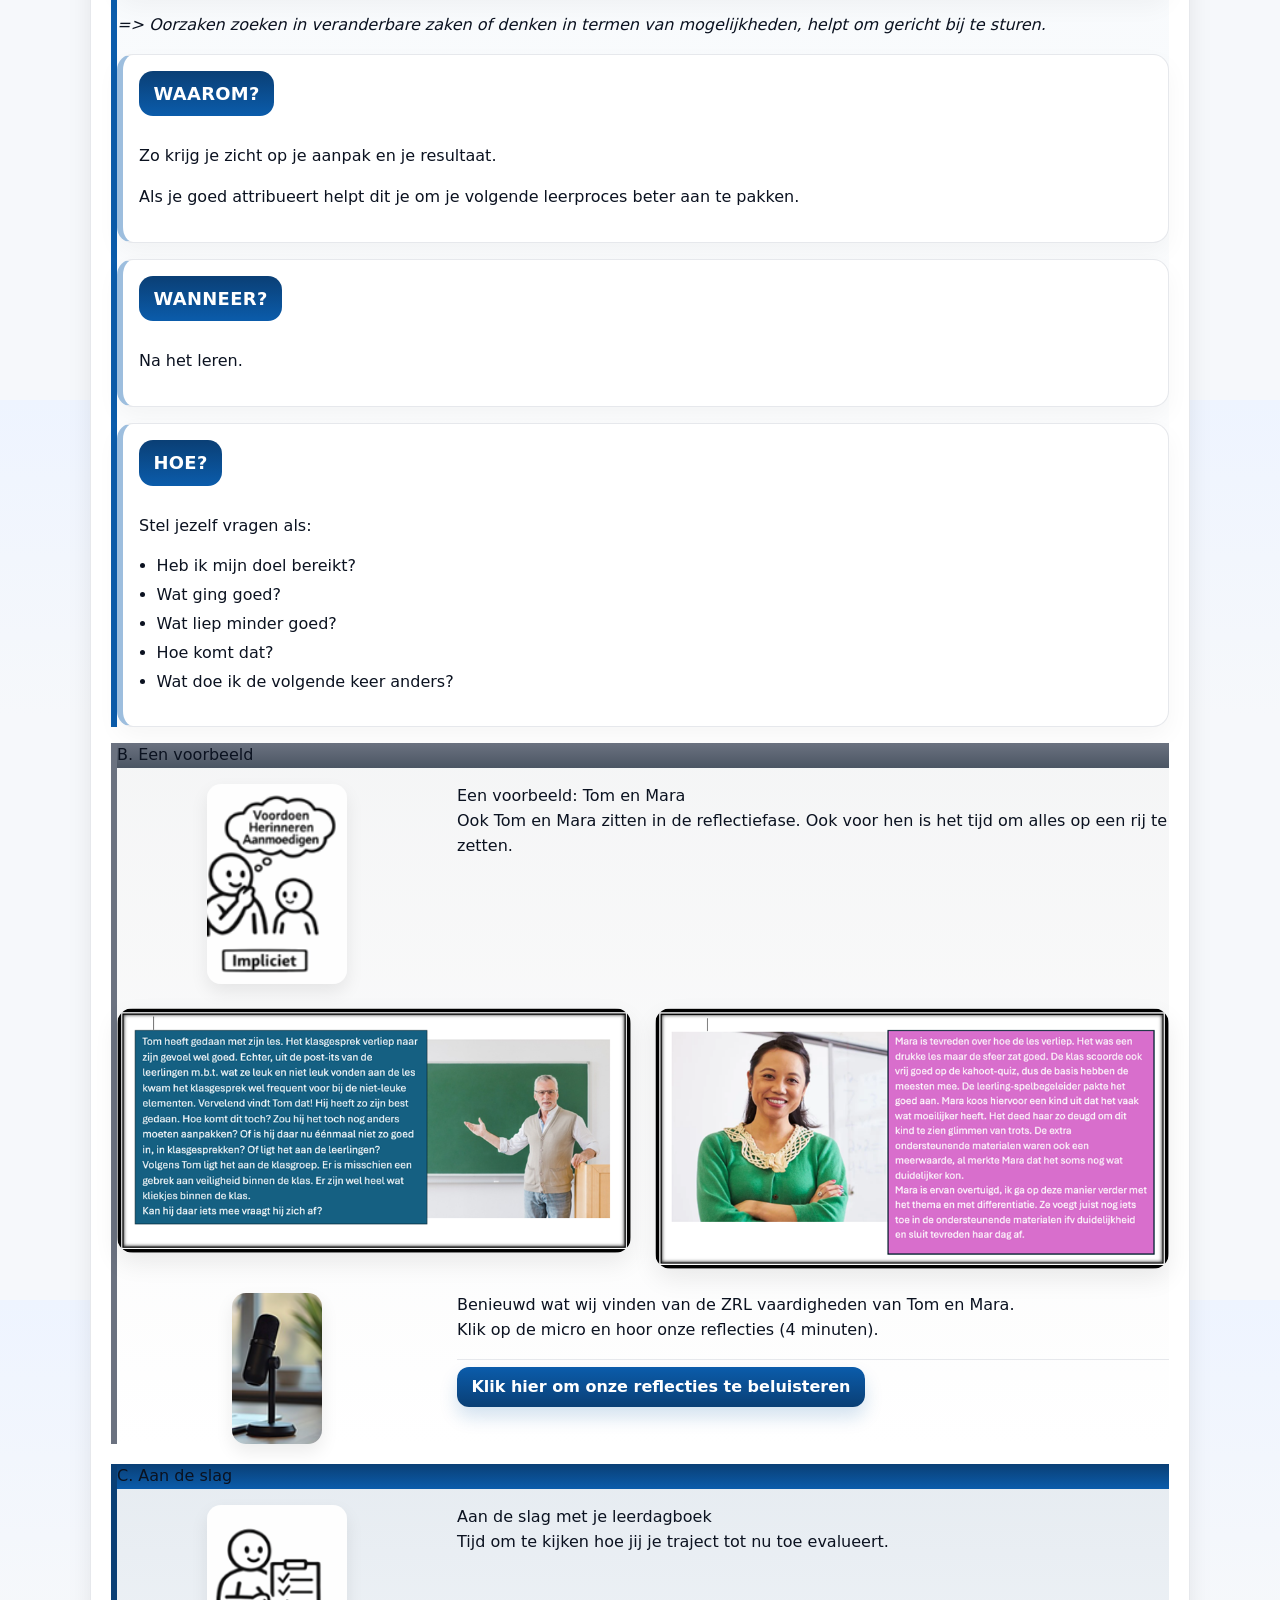
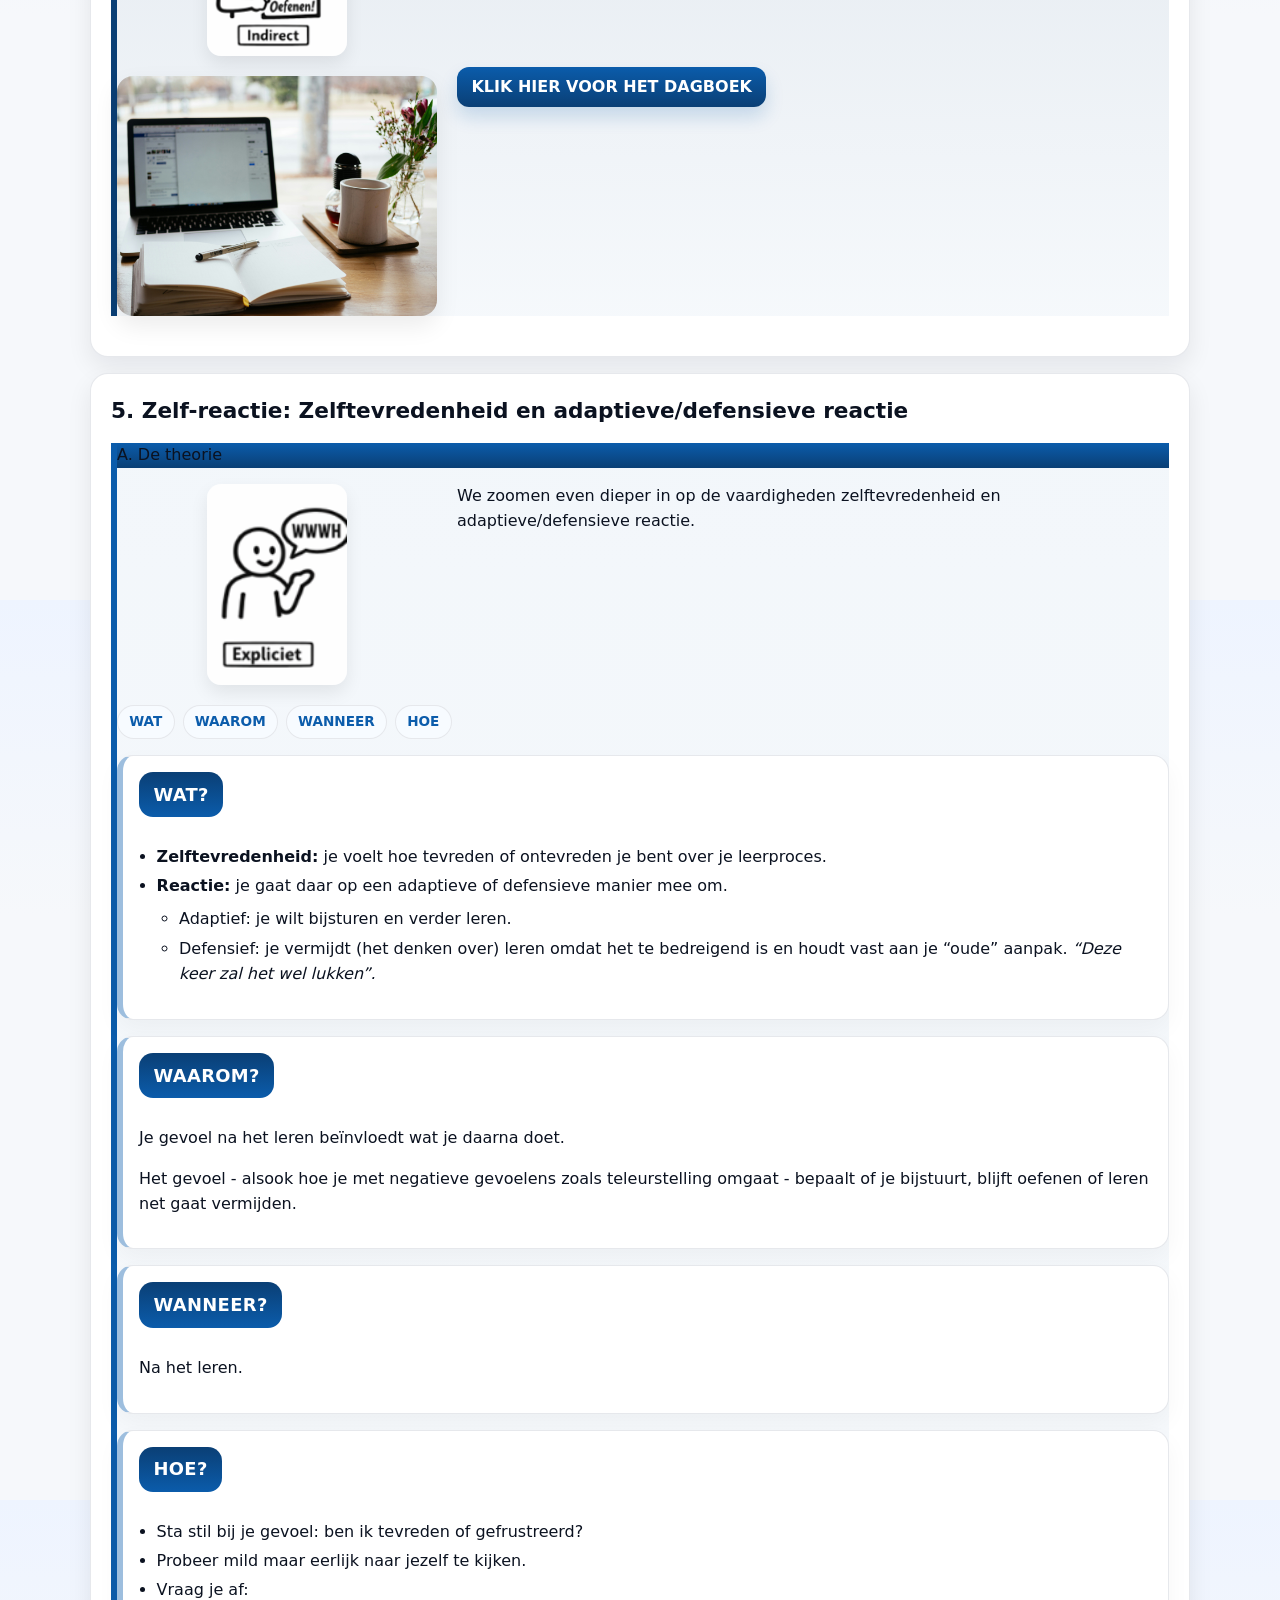
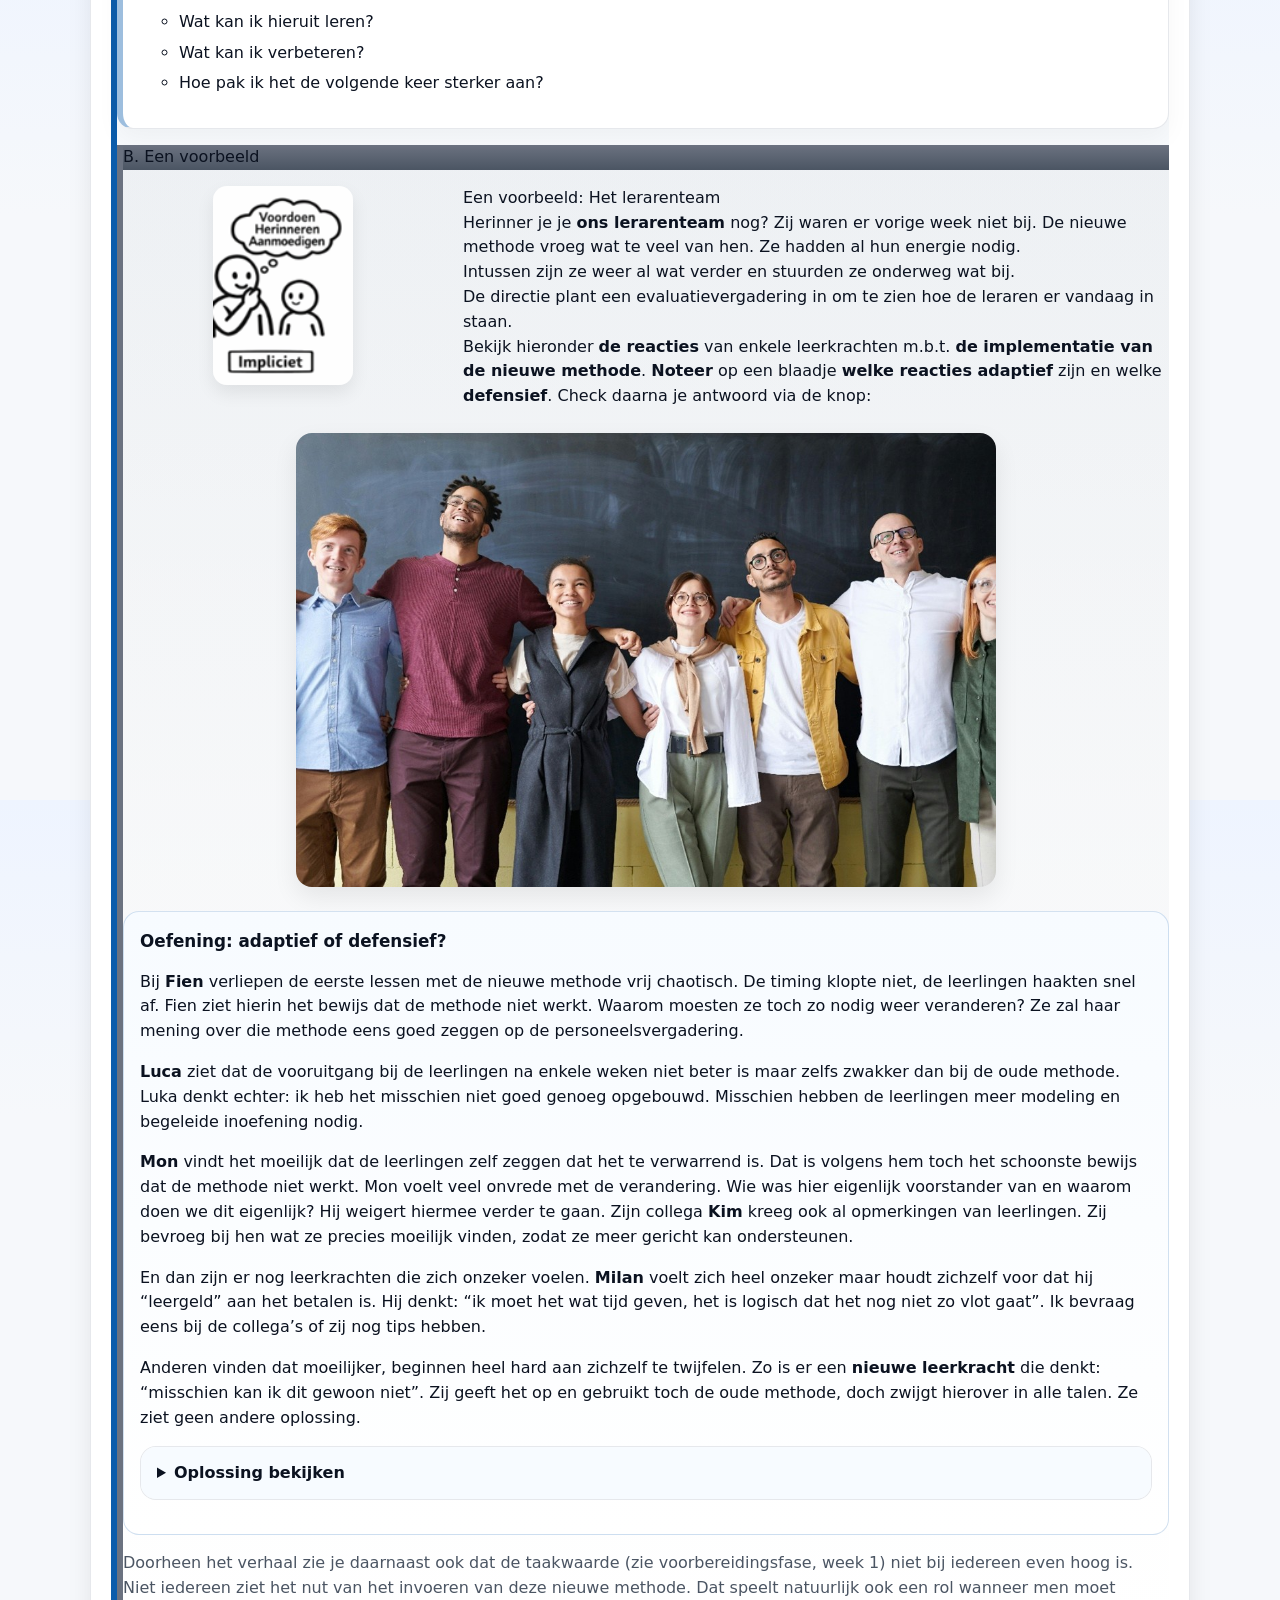
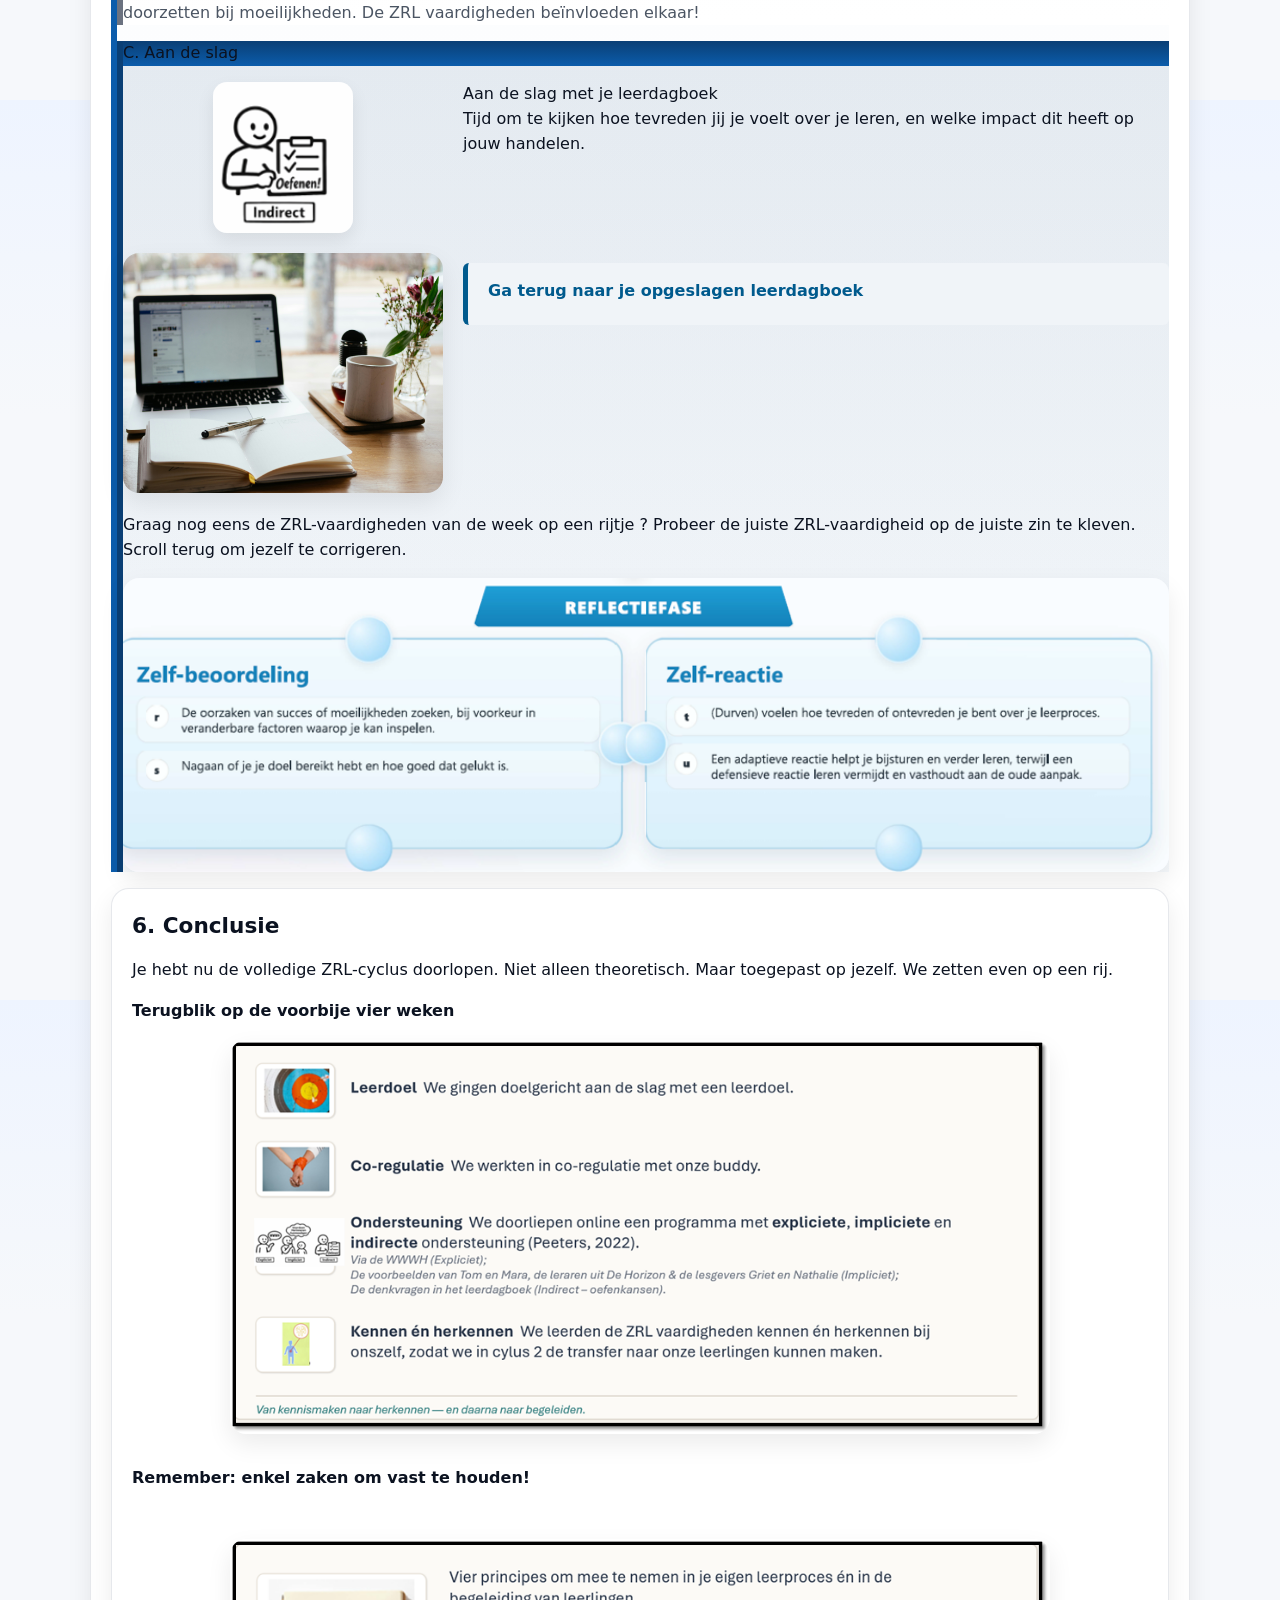
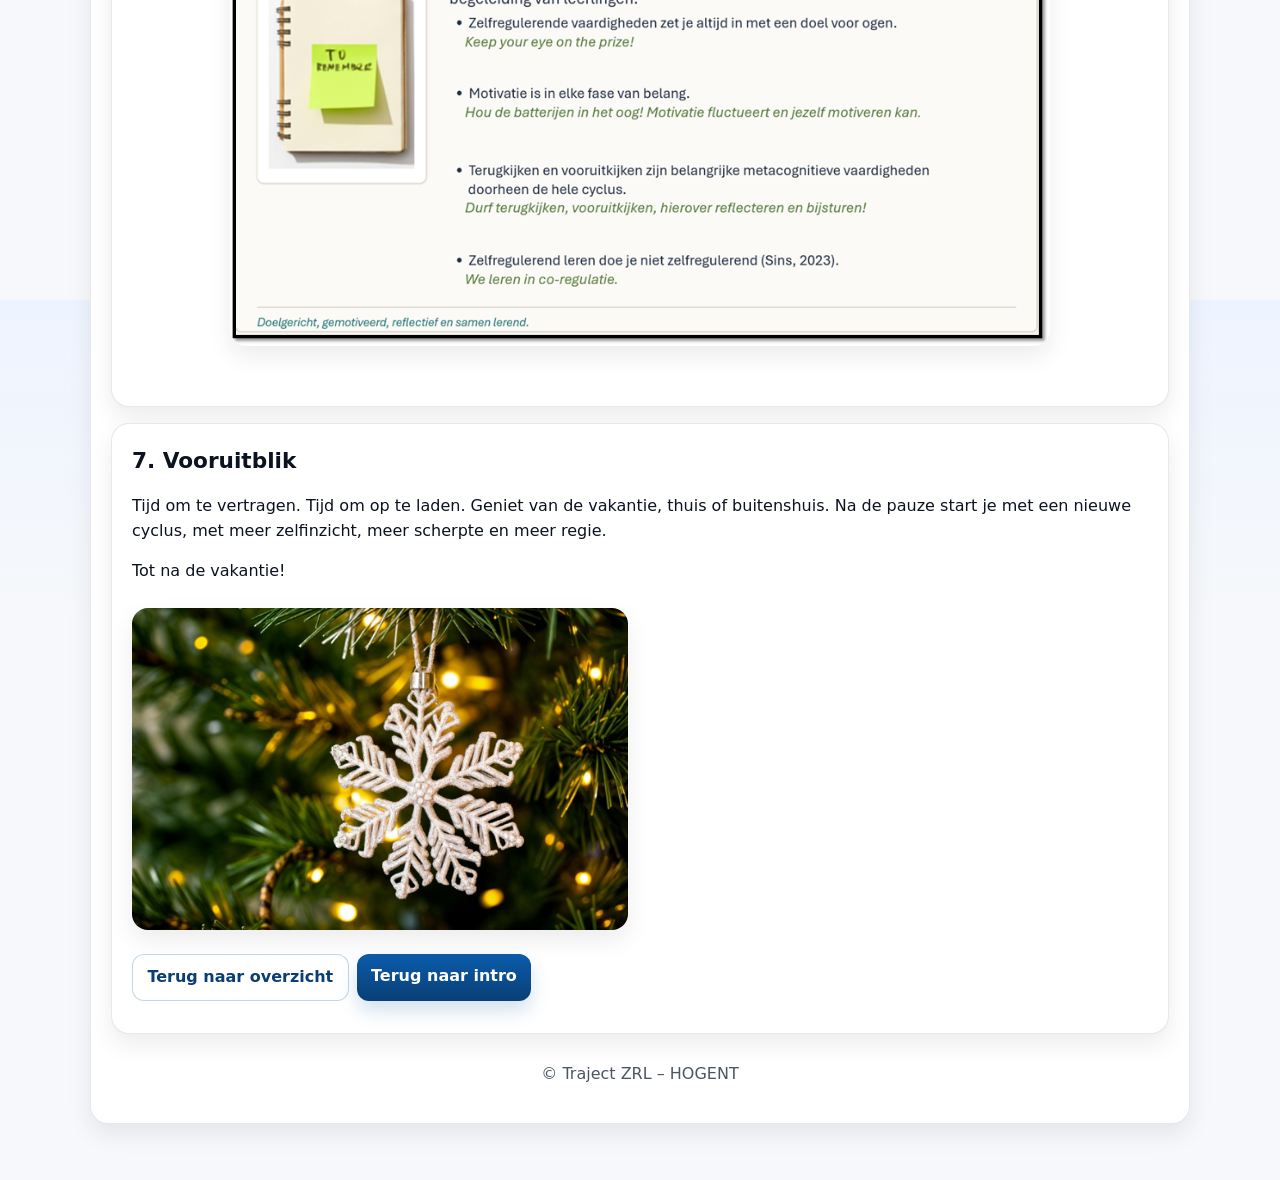
<file: weeks/week4.html>
<!doctype html>
<html lang="nl">
<head>
  <meta charset="utf-8" />
  <meta name="viewport" content="width=device-width,initial-scale=1" />
  <title>ZRL – Cyclus 1 – Week 4</title>
  <meta name="description" content="Week 4 – Afronding cyclus 1" />
  <link rel="stylesheet" href="../assets/css/styles.css" />
</head>
<body>
  <a class="skip-link" href="#content">Spring naar inhoud</a>

  <header class="site-header">
    <div class="container header-inner">
      <div class="brand">
        <div class="brand-logos">
          <img class="logo" src="../HOGENT-LOGO.png" alt="HOGENT logo">
          <img class="logo" src="../LDIV-logo.png" alt="Research Centre for Learning in Diversity logo">
        </div>
        <div class="brand-text">
          <p class="kicker">Cyclus 1</p>
          <h1>Week 4 </h1>
          <p class="subtitle">Na het leren: Reflectiefase – Zelf-beoordeling en zelf-reactie</p>
        </div>
      </div>

      <nav class="topnav" aria-label="Hoofdnavigatie">
        <a class="navlink" href="../index.html">Intro</a>
        <a class="navlink" href="week1.html">Week 1</a>
        <a class="navlink" href="week2.html">Week 2</a>
        <a class="navlink active" href="week4.html">Week 4</a>
        <a class="navlink" href="../index.html#overzicht">Overzicht</a>
      </nav>
    </div>
  </header>

  <main id="content" class="container">

    <section class="hero-split">
      <div class="hero-text">
        <p class="hero-kicker">WEEK 4 – NA HET LEREN</p>
        <h2>Reflectiefase: Zelf-beoordeling en zelf-reactie</h2>
        <p>⏱ Totale tijd: <strong>max. 60 minuten</strong></p>

        <div class="pillrow" aria-label="Snelle navigatie">
          <a class="pill" href="#terugblik">Terugblik</a>
          <a class="pill" href="#herhaling">Herhaling</a>
          <a class="pill" href="#opzet">Opzet</a>
          <a class="pill" href="#zelfbeoordeling">Zelf-beoordeling</a>
          <a class="pill" href="#zelfreactie">Zelf-reactie</a>
          <a class="pill" href="#conclusie">Conclusie</a>
          <a class="pill" href="#vooruitblik">Vooruitblik</a>
        </div>

        <p>
          Deze week zoomen we in op de <strong>reflectiefase</strong>: terugblikken, evalueren en reageren op wat je geleerd hebt.
        </p>
      </div>
    </section>

    <section id="terugblik" class="card">
      <h2>1. Even terugblikken – Hoe gaat het?</h2>

      <div class="image-inline">
        <img src="../Spiegel.jpg" alt="Spiegel" class="image-inline__img">
        <div class="image-inline__text">
          <p><strong>Vorige week:</strong></p>
          <ul class="checklist">
            <li>Stonden we al even stil bij onszelf</li>
            <li>Gingen we na of we op de juiste weg waren</li>
            <li>Of we hier iets van registratie over bijhielden</li>
            <li>En stuurden we tenslotte bij</li>
          </ul>

          <hr class="sep">

          <p><strong>Sta even stil bij volgende vragen:</strong></p>
          <ul class="checklist">
            <li>Welke bijsturingen heb je gedaan n.a.v. de reflecties van vorige week?</li>
            <li>Wat lukte hier goed bij? Waar liep je vast?</li>
            <li>Heb je iets bijgeleerd over jezelf?</li>
            <li>Hoe zit het op dit moment met je motivatie?</li>
            <li>Kan je er in vliegen of moet je jezelf eerst positief toespreken (zelfinstructie en bekrachtiging)</li>
          </ul>

          <p>Ja hoor, je bent goed bezig! Dat vinden wij alvast 😊</p>
        </div>
      </div>
    </section>

    <section id="herhaling" class="card">
      <h2>2. Korte herhaling</h2>

      <p>
        <strong>Vorige week</strong> zoomden we in op <strong>zelfmonitoring en zelfregistratie</strong> onder de rubriek zelf-observatie. We bekeken hoe we onszelf en het resultaat van onze acties <strong>observeren, registreren en bijsturen</strong>. En dit alles <strong>in functie van ons doel</strong>!
        <br>Keep your eye on the price….
      </p>

      <p>
        We <strong>herhalen</strong> deze vaardigheden door middel van een <strong>oefening</strong> (remember: actieve verwerking) en maken hierbij al even kort de transfer naar onze leerlingen.
        <br>Dit week  is de vraag: Is het nu zelfmonitoring of zelfregistratie?
        <br>We bekijken of het onderscheid tussen de twee helder is.
      </p>

      <div class="callout">
        <h4>Zelfmonitoring, zelfregistratie of geen van beiden?</h4>
        <p> Noteer je antwoord en vergelijk daarna met de oplossingen. </p>

        <div class="grid-2">
          <div>
            <ol class="examples">
              <li>Een leerling begrijpt de opdracht niet, maar werkt toch verder zonder hulp te vragen.</li>
              <li>Een leerling vinkt op een taakblad af: materiaal gehaald, tekst gelezen, poster klaar.</li>
              <li>Een leerling vult in een groepslogboek in wat hij vandaag heeft gedaan.</li>
              <li>Een kind merkt: “Deze oefening snap ik niet, ik sla ze even over en doe eerst de andere.”</li>
              <li>Een leerling merkt tijdens het groepswerk op: “Wij zijn nog niet begonnen aan de tekening, we moeten sneller werken.”</li>
              <li>In een groepswerk noteert niemand afspraken of deadlines.</li>
              <li>Een leerling houdt bij het studeren door middel van kruisjes bij wat hij nog niet goed kan.</li>
            </ol>
          </div>

          <div>
            <div class="quiz-actions">
              <button class="btn" id="showSolutionBtn" type="button" aria-expanded="false" aria-controls="solution">
                Oplossing tonen
              </button>
              <button class="btn btn-ghost" id="hideSolutionBtn" type="button" hidden aria-controls="solution">
                Oplossing verbergen
              </button>
            </div>

            <div id="solution" class="solution" hidden>
              <h5>Antwoorden</h5>
              <ul class="checklist">
                <li><strong>1. Geen van beiden </strong>, De leerling staat niet stil bij het feit dat het nodig is om goed te begrijpen wat er juist gevraagd wordt en monitort - noch registreert - dus niet.</li>
                <li><strong>2. Zelfregistratie </strong>. Deze leerling registreert zijn vooruitgang.</li>
                <li><strong>3. Zelfregistratie </strong>. De leerling houdt actief bij wat er gedaan werd.</li>
                <li><strong>4. Zelfmonitoring </strong>. Deze leerling kijkt of het lukt, en stuurt bij.</li>
                <li><strong>5. Zelfmonitoring </strong>. Deze leerling merkt op dat de tijd vooruit gaat maar de opdracht niet…</li>
                <li><strong>6. Ontbrekende zelfregistratie </strong>. Ze houden niets bij en registreren dus niets. Of ze monitoren weten we niet op basis van deze zin. </li>
                <li><strong>7. Zelfregistratie </strong>. De leerling kan straks makkelijk de vragen waarover hij twijfelt nog eens checken, door deze zelfregistratie.</li>
              </ul>
            </div>
          </div>
        </div>
      </div>
    </section>

    <section id="opzet" class="card">
      <h2>3. Vooruit kijken: opzet van deze week</h2>

      <div class="callout">
        <div class="image-inline">
          <img src="../Stroomschema5.png" alt="Stroomdiagram van week 4" class="image-inline__img">
          <div class="image-inline__text">
            <p>Je hebt vier weken gewerkt aan je leerdoel. Je plande, voerde uit, stuurde bij. Nu komt de fase die vaak wordt overgeslagen, maar die bepaalt of je écht groeit.</p>
            <p>Reflectie is brandstof voor je volgende cyclus én voor groei! Reflectie maakt leren en gericht bijsturen mogelijk. </p>

            <hr class="sep">

            <p>“Waanzin is immers steeds hetzelfde blijven doen en een ander resultaat verwachten.”</p>
            <p class="note">– Volgens velen een citaat van Albert Einstein, maar het blijkt fake te zijn volgens de VRT.</p>

            <hr class="sep">

            <p>Wat komt er deze week aan bod?</p>
            <p>Griet en Nathalie heten je terug welkom en nemen je mee in het opzet van de laatste week van cyclus 1.</p>
            <hr class="sep">
            <a class="btn" target="_blank" href="https://hogent.cloud.panopto.eu/Panopto/Pages/Viewer.aspx?id=9eaca2c5-97f4-4ae6-a337-b412014310c1">
              Klik op de link om het filmpje te horen (5 minuten)
            </a>
          </div>
        </div>
      </div>
    </section>

    <section id="zelfbeoordeling" class="card">
      <h2>4. Zelf-beoordeling: Attributie en zelfevaluatie</h2>

      <section class="subsection subsection--a">
        <p class="subsection-label">A. De theorie</p>

        <div class="image-inline">
          <img src="../Expliciet.png" alt="Expliciete ondersteuning" class="image-inline__img illustration-sm">
          <div class="image-inline__text section-intro">
            <p>We bekijken expliciet - volgens de WWWH - wat deze twee zelfregulerende vaardigheden precies inhouden.</p>
          </div>
        </div>

        <div class="pillrow" aria-label="Zelf-beoordeling theorie">
          <a class="pill" href="#beoordeling-wat">WAT</a>
          <a class="pill" href="#beoordeling-waarom">WAAROM</a>
          <a class="pill" href="#beoordeling-wanneer">WANNEER</a>
          <a class="pill" href="#beoordeling-hoe">HOE</a>
        </div>

        <section class="w-section" id="beoordeling-wat">
          <h3 class="w-title">WAT?</h3>
<ul class="checklist">
  <li><strong>Zelfevaluatie:</strong> je kijkt of je je doel hebt bereikt en hoe goed dat gelukt is.</li>
  <li>
    <strong>Attributie:</strong> je zoekt de oorzaak van je succes of moeilijkheden. Waaraan ligt het?
    <ul class="checklist">
      <li>Als je de oorzaak van moeilijkheden ziet in <strong>onveranderbare zaken</strong> (‘ik ben daar gewoon slecht in’) of <strong>factoren buiten jezelf</strong> (‘het ligt aan de klasgroep’) zal je <strong>minder geneigd</strong> zijn om jezelf <strong>bij te sturen</strong> en te kijken wat je nog kan ondernemen.</li>
      <li>Als je de oorzaak van succes altijd buiten jezelf ziet (dat was makkelijk) zal je weinig competentiegevoel opbouwen.</li>
    </ul>
  </li>
</ul>
          </section>

<p><em>=&gt; Oorzaken zoeken in veranderbare zaken of denken in termen van mogelijkheden, helpt om gericht bij te sturen.</em></p>

        <section class="w-section" id="beoordeling-waarom">
          <h3 class="w-title">WAAROM?</h3>
          <p>Zo krijg je zicht op je aanpak en je resultaat.</p>
          <p>Als je goed attribueert helpt dit je om je volgende leerproces beter aan te pakken.</p>
        </section>

        <section class="w-section" id="beoordeling-wanneer">
          <h3 class="w-title">WANNEER?</h3>
          <p>Na het leren.</p>
        </section>

        <section class="w-section" id="beoordeling-hoe">
          <h3 class="w-title">HOE?</h3>
          <p>Stel jezelf vragen als:</p>
          <ul class="checklist">
            <li>Heb ik mijn doel bereikt?</li>
            <li>Wat ging goed?</li>
            <li>Wat liep minder goed?</li>
            <li>Hoe komt dat?</li>
            <li>Wat doe ik de volgende keer anders?</li>
          </ul>
        </section>
      </section>

      <section class="subsection subsection--b">
        <p class="subsection-label">B. Een voorbeeld</p>

        <div class="image-inline">
          <img src="../Impliciet.png" alt="Impliciete ondersteuning" class="image-inline__img illustration-sm">
          <div class="image-inline__text section-intro">
            <p>Een voorbeeld: Tom en Mara</p>
            <p>Ook Tom en Mara zitten in de reflectiefase. Ook voor hen is het tijd om alles op een rij te zetten.</p>
          </div>
        </div>

        <div class="image-row" aria-label="Tom en Mara">
          <img src="../Tom4.png" alt="Tom">
          <img src="../Mara4.png" alt="Mara">
        </div>

        <div class="image-inline">
          <img src="../micro.png" alt="Microfoon" class="image-inline__img illustration-micro">
          <div class="image-inline__text">
            <p>Benieuwd wat wij vinden van de ZRL vaardigheden van Tom en Mara.</p>
            <p>Klik op de micro en hoor onze reflecties (4 minuten).</p>
            <hr class="sep">
            <a class="btn" target="_blank" href="https://hogent.cloud.panopto.eu/Panopto/Pages/Viewer.aspx?id=4a974d12-95ce-42e7-98fc-b4120122d4d8">
              Klik hier om onze reflecties te beluisteren
            </a>
          </div>
        </div>
      </section>

      <section class="subsection subsection--c">
        <p class="subsection-label">C. Aan de slag</p>

        <div class="image-inline">
          <img src="../Indirect.png" alt="Indirecte ondersteuning" class="image-inline__img illustration-sm">
          <div class="image-inline__text section-intro">
            <p>Aan de slag met je leerdagboek</p>
            <p>Tijd om te kijken hoe jij je traject tot nu toe evalueert.</p>
          </div>
        </div>

        <div class="image-inline">
          <img src="../online-leerdagboek.jpg" alt="Online leerdagboek" class="image-inline__img">
          <div class="image-inline__text">
            <a class="btn" target="_blank" href="https://hogent-my.sharepoint.com/:w:/g/personal/nathalie_schepens_hogent_be/IQDzQLG6Ap5qR4F5v44KVa1WAfB4tVLK1Etg03HXdugA7Nc?e=crrA2z">
              KLIK HIER VOOR HET DAGBOEK
            </a>
          </div>
        </div>
      </section>
    </section>

    <section id="zelfreactie" class="card">
      <h2>5. Zelf-reactie: Zelftevredenheid en adaptieve/defensieve reactie</h2>

      <section class="subsection subsection--a">
        <p class="subsection-label">A. De theorie</p>

        <div class="image-inline">
          <img src="../Expliciet.png" alt="Expliciete ondersteuning" class="image-inline__img illustration-sm">
          <div class="image-inline__text section-intro">
            <p>We zoomen even dieper in op de vaardigheden zelftevredenheid en adaptieve/defensieve reactie.</p>
          </div>
        </div>

        <div class="pillrow" aria-label="Zelf-reactie theorie">
          <a class="pill" href="#reactie-wat">WAT</a>
          <a class="pill" href="#reactie-waarom">WAAROM</a>
          <a class="pill" href="#reactie-wanneer">WANNEER</a>
          <a class="pill" href="#reactie-hoe">HOE</a>
        </div>

        <section class="w-section" id="reactie-wat">
          <h3 class="w-title">WAT?</h3>
<ul class="checklist">
  <li><strong>Zelftevredenheid:</strong> je voelt hoe tevreden of ontevreden je bent over je leerproces.</li>
  <li>
    <strong>Reactie:</strong> je gaat daar op een adaptieve of defensieve manier mee om.
    <ul class="checklist">
      <li>Adaptief: je wilt bijsturen en verder leren.</li>
      <li>Defensief: je vermijdt (het denken over) leren omdat het te bedreigend is en houdt vast aan je “oude” aanpak. <em>“Deze keer zal het wel lukken”.</em></li>
    </ul>
  </li>
</ul>
          </section>

        <section class="w-section" id="reactie-waarom">
          <h3 class="w-title">WAAROM?</h3>
          <p>Je gevoel na het leren beïnvloedt wat je daarna doet.</p>
          <p>Het gevoel - alsook hoe je met negatieve gevoelens zoals teleurstelling omgaat - bepaalt of je bijstuurt, blijft oefenen of leren net gaat vermijden.</p>
        </section>

        <section class="w-section" id="reactie-wanneer">
          <h3 class="w-title">WANNEER?</h3>
          <p>Na het leren.</p>
        </section>

        <section class="w-section" id="reactie-hoe">
          <h3 class="w-title">HOE?</h3>
<ul class="checklist">
  <li>Sta stil bij je gevoel: ben ik tevreden of gefrustreerd?</li>
  <li>Probeer mild maar eerlijk naar jezelf te kijken.</li>
  <li>
    Vraag je af:
    <ul class="checklist">
      <li>Wat kan ik hieruit leren?</li>
      <li>Wat kan ik verbeteren?</li>
      <li>Hoe pak ik het de volgende keer sterker aan?</li>
    </ul>
  </li>
</ul>
          </section>

      <section class="subsection subsection--b">
        <p class="subsection-label">B. Een voorbeeld</p>

        <div class="image-inline">
          <img src="../Impliciet.png" alt="Impliciete ondersteuning" class="image-inline__img illustration-sm">
          <div class="image-inline__text section-intro">
            <p>Een voorbeeld: Het lerarenteam</p>
            <p>Herinner je je <strong>ons lerarenteam</strong> nog? Zij waren er vorige week niet bij. De nieuwe methode vroeg wat te veel van hen. Ze hadden al hun energie nodig.</p>
            <p>Intussen zijn ze weer al wat verder en stuurden ze onderweg wat bij.</p>
            <p>De directie plant een evaluatievergadering in om te zien hoe de leraren er vandaag in staan.</p>
            <p>Bekijk hieronder <strong>de reacties</strong> van enkele leerkrachten m.b.t. <strong>de implementatie van de nieuwe methode</strong>. <strong>Noteer</strong> op een blaadje <strong>welke reacties adaptief</strong> zijn en welke <strong>defensief</strong>. Check daarna je antwoord via de knop:</p>
          </div>
        </div>

        <img src="../Team2.jpg" alt="Lerarenteam" class="team-image">

        <div class="callout">
          <h4>Oefening: adaptief of defensief?</h4>

          <p>Bij <strong>Fien</strong> verliepen de eerste lessen met de nieuwe methode vrij chaotisch. De timing klopte niet, de leerlingen haakten snel af. Fien ziet hierin het bewijs dat de methode niet werkt. Waarom moesten ze toch zo nodig weer veranderen? Ze zal haar mening over die methode eens goed zeggen op de personeelsvergadering.</p>

          <p><strong>Luca</strong> ziet dat de vooruitgang bij de leerlingen na enkele weken niet beter is maar zelfs zwakker dan bij de oude methode. Luka denkt echter: ik heb het misschien niet goed genoeg opgebouwd. Misschien hebben de leerlingen meer modeling en begeleide inoefening nodig.</p>

          <p><strong>Mon</strong> vindt het moeilijk dat de leerlingen zelf zeggen dat het te verwarrend is. Dat is volgens hem toch het schoonste bewijs dat de methode niet werkt. Mon voelt veel onvrede met de verandering. Wie was hier eigenlijk voorstander van en waarom doen we dit eigenlijk? Hij weigert hiermee verder te gaan. Zijn collega <strong>Kim</strong> kreeg ook al opmerkingen van leerlingen. Zij bevroeg bij hen wat ze precies moeilijk vinden, zodat ze meer gericht kan ondersteunen.</p>

          <p>En dan zijn er nog leerkrachten die zich onzeker voelen. <strong>Milan</strong> voelt zich heel onzeker maar houdt zichzelf voor dat hij “leergeld” aan het betalen is. Hij denkt: “ik moet het wat tijd geven, het is logisch dat het nog niet zo vlot gaat”. Ik bevraag eens bij de collega’s of zij nog tips hebben.</p>

          <p>Anderen vinden dat moeilijker, beginnen heel hard aan zichzelf te twijfelen. Zo is er een <strong>nieuwe leerkracht</strong> die denkt: “misschien kan ik dit gewoon niet”. Zij geeft het op en gebruikt toch de oude methode, doch zwijgt hierover in alle talen. Ze ziet geen andere oplossing.</p>

          <details class="details">
            <summary>Oplossing bekijken</summary>
            <div class="details-body">
              <p><strong>Defensief:</strong></p>
              <p> Defensieve reacties zien we bij Fien, Mon en de nieuwe leerkracht. Zich kwaad maken, weigeren de methode nog te gebruiken, in het geniep toch de oude methode gebruiken (niets veranderen) zijn allemaal voorbeelden van defensieve reacties. </p>

              <p><strong>Adaptief:</strong></p>
              <p> Adaptieve reacties zien we bij Luca, Kim en Mila. Aanpassingen doen aan de opbouw, hulp vragen, leerlingen bevragen over de specifieke moeilijkheden zijn allemaal voorbeelden van adaptieve reacties.</p>
            </div>
          </details>
        </div>

        <p class="note">Doorheen het verhaal zie je daarnaast ook dat de taakwaarde (zie voorbereidingsfase, week 1) niet bij iedereen even hoog is. Niet iedereen ziet het nut van het invoeren van deze nieuwe methode. Dat speelt natuurlijk ook een rol wanneer men moet doorzetten bij moeilijkheden. De ZRL vaardigheden beïnvloeden elkaar!</p>
      </section>

      <section class="subsection subsection--c">
        <p class="subsection-label">C. Aan de slag</p>

        <div class="image-inline">
          <img src="../Indirect.png" alt="Indirecte ondersteuning" class="image-inline__img illustration-sm">
          <div class="image-inline__text section-intro">
            <p>Aan de slag met je leerdagboek</p>
            <p>Tijd om te kijken hoe tevreden jij je voelt over je leren, en welke impact dit heeft op jouw handelen.</p>
          </div>
        </div>

      <div class="image-inline">
  <img src="../online-leerdagboek.jpg" alt="Online leerdagboek" class="image-inline__img">
  <div class="image-inline__text">
    <div class="leerdagboek-reminder">
      <strong>Ga terug naar je opgeslagen leerdagboek</strong>
    </div>
  </div>
</div>
        <p> Graag nog eens de ZRL-vaardigheden van de week op een rijtje ? Probeer de juiste ZRL-vaardigheid op de juiste zin te kleven. Scroll terug om jezelf te corrigeren.</p>
      <img src="../zelfbeoordelingenreactie.png" alt="Overzicht vaardigheden zelfcontrole" class="image-inline__img">
      </section>
    </section>

  <section id="conclusie" class="card">
  <h2>6. Conclusie</h2>
  <p>Je hebt nu de volledige ZRL-cyclus doorlopen. Niet alleen theoretisch. Maar toegepast op jezelf. We zetten even op een rij. </p>
 <p> <strong>Terugblik op de voorbije vier weken </strong>
  <div class="image-stack">
    <img src="../Terugblik.png" alt="terugblik 4 weken" class="image-stack__img">
  <p> <strong>Remember: enkel zaken om vast te houden! </strong>
  <div class="image-stack">
    <img src="../Remember.png" alt="Om te onthouden" class="image-stack__img"> </div>
</section>

    <section id="vooruitblik" class="card">
      <h2>7. Vooruitblik</h2>

      <p>Tijd om te vertragen. Tijd om op te laden. Geniet van de vakantie, thuis of buitenshuis. Na de pauze start je met een nieuwe cyclus, met meer zelfinzicht, meer scherpte en meer regie.</p>
      <p>Tot na de vakantie!</p>

      <div class="image-row" aria-label="Vakantie">
        <img src="../kerstvakantie.png" alt="Vakantiebeeldkerst">
      </div>

      <div class="quiz-actions">
        <a class="btn btn-ghost" href="../index.html#overzicht">Terug naar overzicht</a>
        <a class="btn" href="../index.html">Terug naar intro</a>
      </div>
    </section>

    <footer class="footer">
      <p class="note">© Traject ZRL – HOGENT </p>
    </footer>
  </main>

  <script src="../assets/js/main.js"></script>
  <script>
(function () {
  let preview = new URLSearchParams(window.location.search)
    .get('preview') === '1';

  function showUnderConstruction() {
    if (preview) return;

    const overlay = document.createElement('div');
    overlay.className = 'under-construction-overlay';

    overlay.innerHTML = `
      <div class="under-construction-content">
        <h1>Under construction</h1>
        <p>Deze pagina is momenteel nog in opbouw.</p>
        <p>We werken volop aan het leertraject. Binnenkort vind je hier meer informatie!</p>
      </div>
    `;

    document.body.appendChild(overlay);
  }

  showUnderConstruction();

  document.addEventListener('keydown', function (event) {
    if (event.ctrlKey && event.altKey && event.key.toLowerCase() === 'p') {
      window.location.search = '?preview=1';
    }
  });
})();
</script>
</body>
</html>
</file>
<file: assets/css/styles.css>
/* =========================
   RESET + VARIABELEN
   ========================= */
:root{
  --bg: #f6f8fb;
  --card: #ffffff;
  --ink: #0b1220;
  --muted: #4b5563;
  --brand: #0b5cab;
  --brand-2: #0a3f75;
  --line: #e5e7eb;
  --shadow: 0 10px 25px rgba(2, 6, 23, 0.08);
  --radius: 18px;
}

*{ box-sizing: border-box; }
html, body { margin: 0; padding: 0; }
html, body { height: 100%; }

body{
  font-family: ui-sans-serif, system-ui, -apple-system, Segoe UI, Roboto, Arial, "Apple Color Emoji","Segoe UI Emoji";
  color: var(--ink);
  background: linear-gradient(180deg, #eef4ff 0%, var(--bg) 35%, var(--bg) 100%);
  line-height: 1.55;
}

img{ max-width: 100%; height: auto; display: block; }

a{ color: var(--brand); text-decoration: none; }
a:hover{ text-decoration: underline; }

.container{
  width: min(1100px, calc(100% - 2rem));
  margin: 0 auto;
}

main{ padding: 1.25rem 0 2.5rem; }

/* =========================
   TOEGANKELIJKHEID
   ========================= */
.skip-link{
  position: absolute;
  left: -999px;
  top: 0;
  background: #000;
  color: #fff;
  padding: .5rem .75rem;
  border-radius: 10px;
}
.skip-link:focus{
  left: 1rem;
  top: 1rem;
  z-index: 9999;
}

/* =========================
   HEADER
   ========================= */
.site-header{
  position: sticky;
  top: 0;
  z-index: 50;
  backdrop-filter: blur(10px);
  background: rgba(246, 248, 251, 0.85);
  border-bottom: 1px solid rgba(229,231,235,0.7);
}

.header-inner{
  display: flex;
  align-items: center;
  justify-content: space-between;
  padding: 1rem 0;
  gap: 1rem;
}

.brand{
  display: flex;
  align-items: center;
  gap: 1rem;
  min-width: 0;
}

.brand-logos{
  display: flex;
  align-items: center;
  gap: .75rem;
  padding: .5rem .75rem;
  background: rgba(255,255,255,0.75);
  border: 1px solid rgba(229,231,235,0.9);
  border-radius: 14px;
}

.logo{
  height: 34px;
  width: auto;
}

.brand-text{ min-width: 0; }

.kicker{
  margin: 0;
  font-size: .85rem;
  color: var(--muted);
}

h1{
  margin: .15rem 0;
  font-size: 1.15rem;
  letter-spacing: .2px;
}

.subtitle{
  margin: 0;
  color: var(--muted);
  font-size: .95rem;
}

.topnav{
  display: flex;
  gap: .5rem;
  flex-wrap: wrap;
  justify-content: flex-end;
}

.navlink{
  padding: .55rem .8rem;
  border-radius: 999px;
  border: 1px solid rgba(229,231,235,0.95);
  background: rgba(255,255,255,0.7);
  font-weight: 600;
  font-size: .95rem;
}

.navlink.active{
  color: white;
  border-color: transparent;
  background: linear-gradient(180deg, var(--brand) 0%, var(--brand-2) 100%);
}

@media (max-width: 900px){
  .header-inner{ flex-direction: column; align-items: flex-start; }
  .topnav{ justify-content: flex-start; }
}

/* =========================
   TYPOGRAFIE + BLOKKEN
   ========================= */
h2{ margin: 0 0 .65rem; font-size: 1.35rem; }
h3{ margin: 1.15rem 0 .5rem; font-size: 1.12rem; }
h4{ margin: 0 0 .35rem; font-size: 1.05rem; }
h5{ margin: 0 0 .35rem; font-size: 1rem; }

.note{ color: var(--muted); }

.card{
  background: var(--card);
  border: 1px solid rgba(229,231,235,0.95);
  border-radius: var(--radius);
  box-shadow: var(--shadow);
  padding: 1.25rem;
  margin: 1rem 0;
}

/* quote */
.quote{
  border-left: 4px solid var(--brand);
  padding: .6rem .85rem;
  margin: .75rem 0;
  color: #0f172a;
  background: #f2f7ff;
  border-radius: 10px;
}

.callout{
  background: linear-gradient(180deg, #f7fbff 0%, #ffffff 100%);
  border: 1px solid rgba(11,92,171,0.18);
  border-radius: 16px;
  padding: 1rem;
  margin: 1rem 0;
}

.mini-card{
  background: linear-gradient(
    180deg,
    rgba(11,92,171,0.08) 0%,
    rgba(11,92,171,0.03) 100%
  );
  border: 1px solid rgba(11,92,171,0.25);
  border-left: 6px solid var(--brand);
  border-radius: 16px;
  padding: 1rem 1.1rem;
  margin: .9rem 0;
  transition: all .25s ease;
}

.mini-card h4,
.mini-card h5{
  color: var(--brand-2);
}

.mini-card:hover{
  box-shadow: 0 10px 25px rgba(10,63,117,0.12);
  transform: translateY(-2px);
}
.mini-card--accent{
  background: linear-gradient(
    180deg,
    var(--brand-2) 0%,
    var(--brand) 100%
  );
  color: white;
  border: none;
  box-shadow: 0 14px 30px rgba(10,63,117,0.18);
}

.mini-card--accent h4,
.mini-card--accent h5{
  color: white;
}
.checklist{ padding-left: 1.1rem; }
.checklist li{ margin: .25rem 0; }

/* =========================
   HERO SPLIT (tekst links, foto rechts)
   ========================= */
.hero-split{
  background: linear-gradient(180deg, var(--brand-2) 0%, var(--brand) 100%);
  border: 1px solid rgba(255,255,255,0.10);
}

.hero-text .hero-kicker{
  color: rgba(255,255,255,0.92);
}

.hero-text h2{
  color: #ffffff;
}

.hero-text p{
  color: rgba(255,255,255,0.92);
}
.hero-split{
  box-shadow: 0 14px 35px rgba(10,63,117,0.18);
}
/* =========================
   PILS / ANKERS
   ========================= */
.pillrow{
  display: flex;
  gap: .5rem;
  flex-wrap: wrap;
  margin: .6rem 0 1rem;
}

.pill{
  padding: .35rem .7rem;
  border-radius: 999px;
  border: 1px solid rgba(229,231,235,0.95);
  background: #f7fbff;
  font-weight: 700;
  font-size: .85rem;
}

/* =========================
   GRID / QUIZ
   ========================= */
.grid-2{
  display: grid;
  grid-template-columns: 1.2fr .8fr;
  gap: 1rem;
}

@media (max-width: 900px){
  .grid-2{ grid-template-columns: 1fr; }
}

.examples{ padding-left: 1.15rem; margin: 0; }
.examples li{ margin: .45rem 0; }

.terms{
  list-style: none;
  padding: 0;
  margin: 0 0 .75rem;
}
.terms li{
  display: flex;
  align-items: center;
  gap: .6rem;
  padding: .45rem .55rem;
  border: 1px solid rgba(229,231,235,0.95);
  border-radius: 14px;
  background: rgba(255,255,255,0.85);
  margin-bottom: .4rem;
}

.badge{
  display: inline-flex;
  align-items: center;
  justify-content: center;
  width: 26px;
  height: 26px;
  border-radius: 8px;
  background: #e7f1ff;
  color: var(--brand-2);
  font-weight: 800;
}

.quiz-actions{
  display: flex;
  gap: .5rem;
  flex-wrap: wrap;
  margin: .5rem 0 .75rem;
}

.btn{
  appearance: none;
  border: 0;
  cursor: pointer;
  padding: .65rem .9rem;
  border-radius: 12px;
  font-weight: 800;
  background: linear-gradient(180deg, var(--brand) 0%, var(--brand-2) 100%);
  color: white;
  box-shadow: 0 10px 18px rgba(11,92,171,0.18);
}

.btn:focus{
  outline: 3px solid rgba(11,92,171,0.25);
  outline-offset: 2px;
}

.btn-ghost{
  background: #ffffff;
  color: var(--brand-2);
  border: 1px solid rgba(11,92,171,0.25);
  box-shadow: none;
}

.solution{
  border: 1px dashed rgba(11,92,171,0.35);
  border-radius: 14px;
  padding: .8rem .9rem;
  background: #fbfdff;
}

/* =========================
   DETAILS
   ========================= */
.details{
  margin: .9rem 0 1.1rem;
  border: 1px solid rgba(229,231,235,0.95);
  border-radius: 16px;
  overflow: hidden;
  background: #ffffff;
}
.details summary{
  cursor: pointer;
  padding: .85rem 1rem;
  font-weight: 800;
  background: #f7fbff;
}
.details-body{
  padding: .9rem 1rem;
  border-top: 1px solid rgba(229,231,235,0.95);
}

/* =========================
   ICON ROW
   ========================= */
.icon-row{
  display: grid;
  grid-template-columns: repeat(3, 1fr);
  gap: .7rem;
  margin: .75rem 0;
}
@media (max-width: 900px){
  .icon-row{ grid-template-columns: 1fr; }
}
.icon-card{
  display: flex;
  gap: .7rem;
  align-items: flex-start;
  padding: .75rem;
  border-radius: 16px;
  border: 1px solid rgba(229,231,235,0.95);
  background: #ffffff;
}
.icon{
  font-size: 1.35rem;
  line-height: 1;
  padding: .55rem .6rem;
  border-radius: 14px;
  background: #f2f7ff;
  border: 1px solid rgba(11,92,171,0.15);
}

/* =========================
   TIMELINE / LINKCARDS
   ========================= */
.timeline{
  display: flex;
  flex-direction: column;
  gap: .9rem;
}
.timeline-item{
  display: grid;
  grid-template-columns: 16px 1fr;
  gap: .8rem;
  align-items: flex-start;
}
.timeline-dot{
  width: 14px;
  height: 14px;
  margin-top: .35rem;
  border-radius: 999px;
  background: var(--brand);
  box-shadow: 0 0 0 6px rgba(11,92,171,0.10);
}
.timeline-content h3{ margin: 0 0 .35rem; }

.linkgrid{
  display: grid;
  grid-template-columns: repeat(2, 1fr);
  gap: .6rem;
  margin: .6rem 0 .3rem;
}
@media (max-width: 900px){
  .linkgrid{ grid-template-columns: 1fr; }
}

.linkcard{
  display: block;
  padding: .75rem .85rem;
  border-radius: 16px;
  border: 1px solid rgba(229,231,235,0.95);
  background: #ffffff;
  font-weight: 800;
}
.linkcard:hover{
  text-decoration: none;
  border-color: rgba(11,92,171,0.35);
  box-shadow: 0 10px 20px rgba(2,6,23,0.06);
}

/* =========================
   AFBEELDINGEN
   ========================= */
.content-image{
  width: 100%;
  max-width: 520px;
  margin: 1rem 0;          /* links in de kaart */
  border-radius: 16px;
  box-shadow: 0 10px 25px rgba(0,0,0,0.08);
}

/* tekst naast afbeelding (leerdagboek, etc.) */
.image-inline{
  display: grid;
  grid-template-columns: 320px 1fr;
  gap: 1.25rem;
  align-items: start;
  margin: 1rem 0 1.25rem;
}

.image-inline__img{
  width: 100%;
  border-radius: 16px;
  box-shadow: 0 10px 25px rgba(0,0,0,0.08);
}

.image-inline__text p{ margin: 0; }

@media (max-width: 900px){
  .image-inline{ grid-template-columns: 1fr; }
}

/* =========================
   FOOTER
   ========================= */
.footer{
  text-align: center;
  margin: 1.75rem 0 0;
}
.image-row{
  display: grid;
  grid-template-columns: 1fr 1fr;
  gap: 1.5rem;
  margin: 1.5rem 0;
}

.image-row img{
  width: 100%;
  height: auto;
  border-radius: 16px;
  box-shadow: 0 10px 25px rgba(0,0,0,0.08);
}

/* Op mobiel onder elkaar */
@media (max-width: 900px){
  .image-row{
    grid-template-columns: 1fr;
  }
}
.mini-card--accent .note{
  color: rgba(255,255,255,0.85);
}
/* Force hero split layout on desktop */
.hero-split{
  display: grid !important;
  grid-template-columns: 1.1fr 1fr !important;
  gap: 2rem !important;
  align-items: center !important;
}

.hero-image img{
  width: 100%;
  height: 320px;
  object-fit: cover;
}

/* Mobile */
@media (max-width: 900px){
  .hero-split{
    grid-template-columns: 1fr !important;
  }
}
@media (max-width: 650px){
  .hero-split{ grid-template-columns: 1fr; }
}
/* WWWH sectieblokken */
.w-section{
  margin: 1rem 0;
  padding: 1rem;
  border-radius: 16px;
  background: #fff;
  border: 1px solid rgba(229,231,235,0.95);
  box-shadow: 0 10px 25px rgba(2, 6, 23, 0.04);
}

/* Titel als "tab" */
.w-title{
  margin: 0 0 .75rem;
  padding: .6rem .85rem;
  border-radius: 12px;
  display: inline-block;
  font-weight: 900;
  letter-spacing: .02em;
  color: white;
  background: linear-gradient(180deg, var(--brand-2) 0%, var(--brand) 100%);
}

/* subtiele balk links (extra structuur) */
.w-section{
  border-left: 6px solid rgba(11,92,171,0.40);
}
.w-section{
  overflow: hidden;
}
.w-title{
  display: inline-block;
  padding: .55rem .9rem;
  border-radius: 14px;
}
/* =========================
   UNDER CONSTRUCTION OVERLAY
   ========================= */
body.is-locked{
  overflow: hidden;
}

.uc-overlay{
  position: fixed;
  inset: 0;
  z-index: 9999;
  display: grid;
  place-items: center;
  padding: 1.25rem;
  background: linear-gradient(180deg, rgba(10,63,117,0.92) 0%, rgba(11,92,171,0.92) 100%);
  backdrop-filter: blur(8px);
}

.uc-card{
  width: min(820px, 100%);
  background: rgba(255,255,255,0.92);
  border: 1px solid rgba(255,255,255,0.45);
  border-radius: 22px;
  box-shadow: 0 18px 40px rgba(2, 6, 23, 0.35);
  padding: 1.25rem 1.25rem 1.1rem;
}

.uc-top{
  display: flex;
  align-items: center;
  gap: .9rem;
  margin-bottom: .75rem;
}

.uc-icon{
  width: 46px;
  height: 46px;
  border-radius: 16px;
  background: rgba(11,92,171,0.10);
  border: 1px solid rgba(11,92,171,0.18);
  display: grid;
  place-items: center;
  font-size: 1.4rem;
}

.uc-card h2{
  margin: 0;
  font-size: 1.45rem;
  color: var(--brand-2);
}

.uc-card p{
  margin: .35rem 0 0;
  color: var(--muted);
}

.uc-hint{
  margin-top: .9rem;
  padding-top: .9rem;
  border-top: 1px solid rgba(229,231,235,0.95);
  font-size: .95rem;
  color: var(--muted);
}
/* =========================
   UNDER CONSTRUCTION OVERLAY
   ========================= */
body.is-locked{ overflow: hidden; }

.uc-overlay{
  position: fixed;
  inset: 0;
  z-index: 9999;
  display: grid;
  place-items: center;
  padding: 1.25rem;
  background: linear-gradient(180deg, rgba(10,63,117,0.92) 0%, rgba(11,92,171,0.92) 100%);
  backdrop-filter: blur(8px);
}

.uc-card{
  width: min(820px, 100%);
  background: rgba(255,255,255,0.92);
  border: 1px solid rgba(255,255,255,0.45);
  border-radius: 22px;
  box-shadow: 0 18px 40px rgba(2, 6, 23, 0.35);
  padding: 1.25rem 1.25rem 1.1rem;
}

.uc-top{
  display: flex;
  align-items: center;
  gap: .9rem;
  margin-bottom: .75rem;
}

.uc-icon{
  width: 46px;
  height: 46px;
  border-radius: 16px;
  background: rgba(11,92,171,0.10);
  border: 1px solid rgba(11,92,171,0.18);
  display: grid;
  place-items: center;
  font-size: 1.4rem;
}

.uc-card h2{
  margin: 0;
  font-size: 1.45rem;
  color: var(--brand-2);
}

.uc-card p{
  margin: .35rem 0 0;
  color: var(--muted);
}

.uc-hint{
  margin-top: .9rem;
  padding-top: .9rem;
  border-top: 1px solid rgba(229,231,235,0.95);
  font-size: .95rem;
  color: var(--muted);
}

/* kleine helper als je die nog niet had */
.kbd{
  display: inline-block;
  padding: .12rem .45rem;
  border: 1px solid rgba(229,231,235,0.95);
  border-bottom-width: 2px;
  border-radius: 10px;
  background: rgba(255,255,255,0.85);
  font-weight: 800;
  font-size: .85rem;
}
/* kleine illustraties in week 1 */
.illustration-sm{
  width: 140px;
  max-width: 100%;
  height: auto;
  margin: 0 auto;
  border-radius: 14px;
  box-shadow: 0 8px 18px rgba(0,0,0,0.08);
}

.illustration-micro{
  width: 90px;
  max-width: 100%;
  height: auto;
  margin: 0 auto;
  border-radius: 14px;
  box-shadow: 0 8px 18px rgba(0,0,0,0.08);
}
/* =========================
   A / B / C KLEURVERSCHILLEN
   ========================= */
.subsection--a{
  background: linear-gradient(180deg, rgba(11,92,171,0.05) 0%, #ffffff 100%);
  border-left: 6px solid var(--brand);
}

.subsection--b{
  background: linear-gradient(180deg, rgba(75,85,99,0.06) 0%, #ffffff 100%);
  border-left: 6px solid #6b7280;
}

.subsection--c{
  background: linear-gradient(180deg, rgba(10,63,117,0.10) 0%, rgba(11,92,171,0.04) 100%);
  border-left: 6px solid var(--brand-2);
}

.subsection--a .subsection-label{
  background: linear-gradient(180deg, var(--brand) 0%, var(--brand-2) 100%);
}

.subsection--b .subsection-label{
  background: linear-gradient(180deg, #6b7280 0%, #4b5563 100%);
}

.subsection--c .subsection-label{
  background: linear-gradient(180deg, #0a3f75 0%, #0b5cab 100%);
}
hr.sep{
  border: 0;
  border-top: 1px solid rgba(229,231,235,0.95);
  margin: 1rem 0;
}
.team-image{
  display: block;
  margin: 1.5rem auto;
  width: 80%;
  max-width: 700px;
  border-radius: 16px;
  box-shadow: 0 10px 25px rgba(0,0,0,0.08);
}
.img-small{
  width: 60%;
  max-width: 320px;
  height: auto;
  margin: 0 auto;
  display: block;
}
.w-section .checklist .checklist{
  margin-top: .5rem;
  padding-left: 1.4rem;
}

.w-section .checklist .checklist li{
  margin: .35rem 0;
}
.image-stack{
  display: flex;
  flex-direction: column;
  gap: 1.5rem;
  margin: 1.5rem 0;
}

.image-stack__img{
  width: 100%;
  max-width: 900px;
  margin: 0 auto;
  display: block;
  border-radius: 16px;
  box-shadow: 0 10px 25px rgba(0,0,0,0.08);
}
.strip-large{
  width: 100%;
  max-width: 1100px;
  margin: 0 auto;
  display: block;
  border-radius: 16px;
  box-shadow: 0 10px 25px rgba(0,0,0,0.08);
}
.image-stack{
  display: flex;
  flex-direction: column;
  gap: 1rem;
  margin: 1rem 0 1.25rem;
}

.image-stack__img{
  width: 100%;
  max-width: 820px;
  margin: 0 auto;
  display: block;
  border-radius: 16px;
  box-shadow: 0 10px 25px rgba(0,0,0,0.08);
}
.strip-grid{
  display: grid;
  grid-template-columns: repeat(3, 1fr);
  gap: 1rem;
  margin: 1rem 0 1.25rem;
  align-items: start;
}

.strip-grid__img{
  width: 100%;
  max-width: 100%;
  display: block;
  border-radius: 16px;
  box-shadow: 0 10px 25px rgba(0,0,0,0.08);
}
.groen {
  color: green;
}

@media (max-width: 900px){
  .strip-grid{
    grid-template-columns: 1fr;
  }
}
.text-image-row{
  display: grid;
  grid-template-columns: 280px 1fr;
  gap: 1.25rem;
  align-items: start;
  margin: 1rem 0 1.25rem;
}

.text-image-row--right{
  grid-template-columns: 1fr 280px;
}

.text-image-row__img{
  width: 100%;
  max-width: 280px;
  display: block;
  border-radius: 16px;
  box-shadow: 0 10px 25px rgba(0,0,0,0.08);
}

.text-image-row__img--small{
  max-width: 240px;
}

@media (max-width: 900px){
  .text-image-row,
  .text-image-row--right{
    grid-template-columns: 1fr;
  }

  .text-image-row__img,
  .text-image-row__img--small{
    margin: 0 auto;
  }
}
.logout-button {
  position: fixed;
  top: 16px;
  right: 16px;
  z-index: 1000;
  padding: 8px 14px;
  border: 1px solid #ccc;
  border-radius: 6px;
  background: white;
  font-size: 14px;
  cursor: pointer;
  box-shadow: 0 2px 8px rgba(0, 0, 0, 0.08);
}

.logout-button:hover {
  background: #f5f5f5;
}
.leerdagboek-reminder {
  background-color: #f0f4f8;
  border-left: 5px solid #005a8d;
  border-radius: 6px;
  padding: 16px 20px;
  margin: 10px 0;
  color: #333;
}

.leerdagboek-reminder strong {
  display: block;
  margin-bottom: 5px;
  color: #005a8d;
}

.leerdagboek-reminder p {
  margin: 0;
}
.metapro-dagboek-kader {
  background: #f0f4f8;
  border: 1px solid #d5e0e8;
  border-left: 5px solid #005a8d;
  border-radius: 6px;
  padding: 16px 20px;
  margin: 10px 0;
  color: #333333;
}

.metapro-dagboek-kader strong {
  display: block;
  color: #005a8d;
  margin-bottom: 8px;
}

.metapro-dagboek-kader p {
  color: #333333;
  margin: 0;
}
/* UNDER CONSTRUCTION */
.under-construction-overlay {
  position: fixed;
  inset: 0;
  z-index: 99999;
  background: rgba(255, 255, 255, 0.97);
  display: flex;
  align-items: center;
  justify-content: center;
  text-align: center;
  padding: 30px;
}

.under-construction-content {
  max-width: 500px;
}

.under-construction-content h1 {
  color: #005a8d;
  font-size: 2rem;
  margin-bottom: 20px;
}

.under-construction-content p {
  color: #333;
  font-size: 1.1rem;
  line-height: 1.6;
}
</file>
